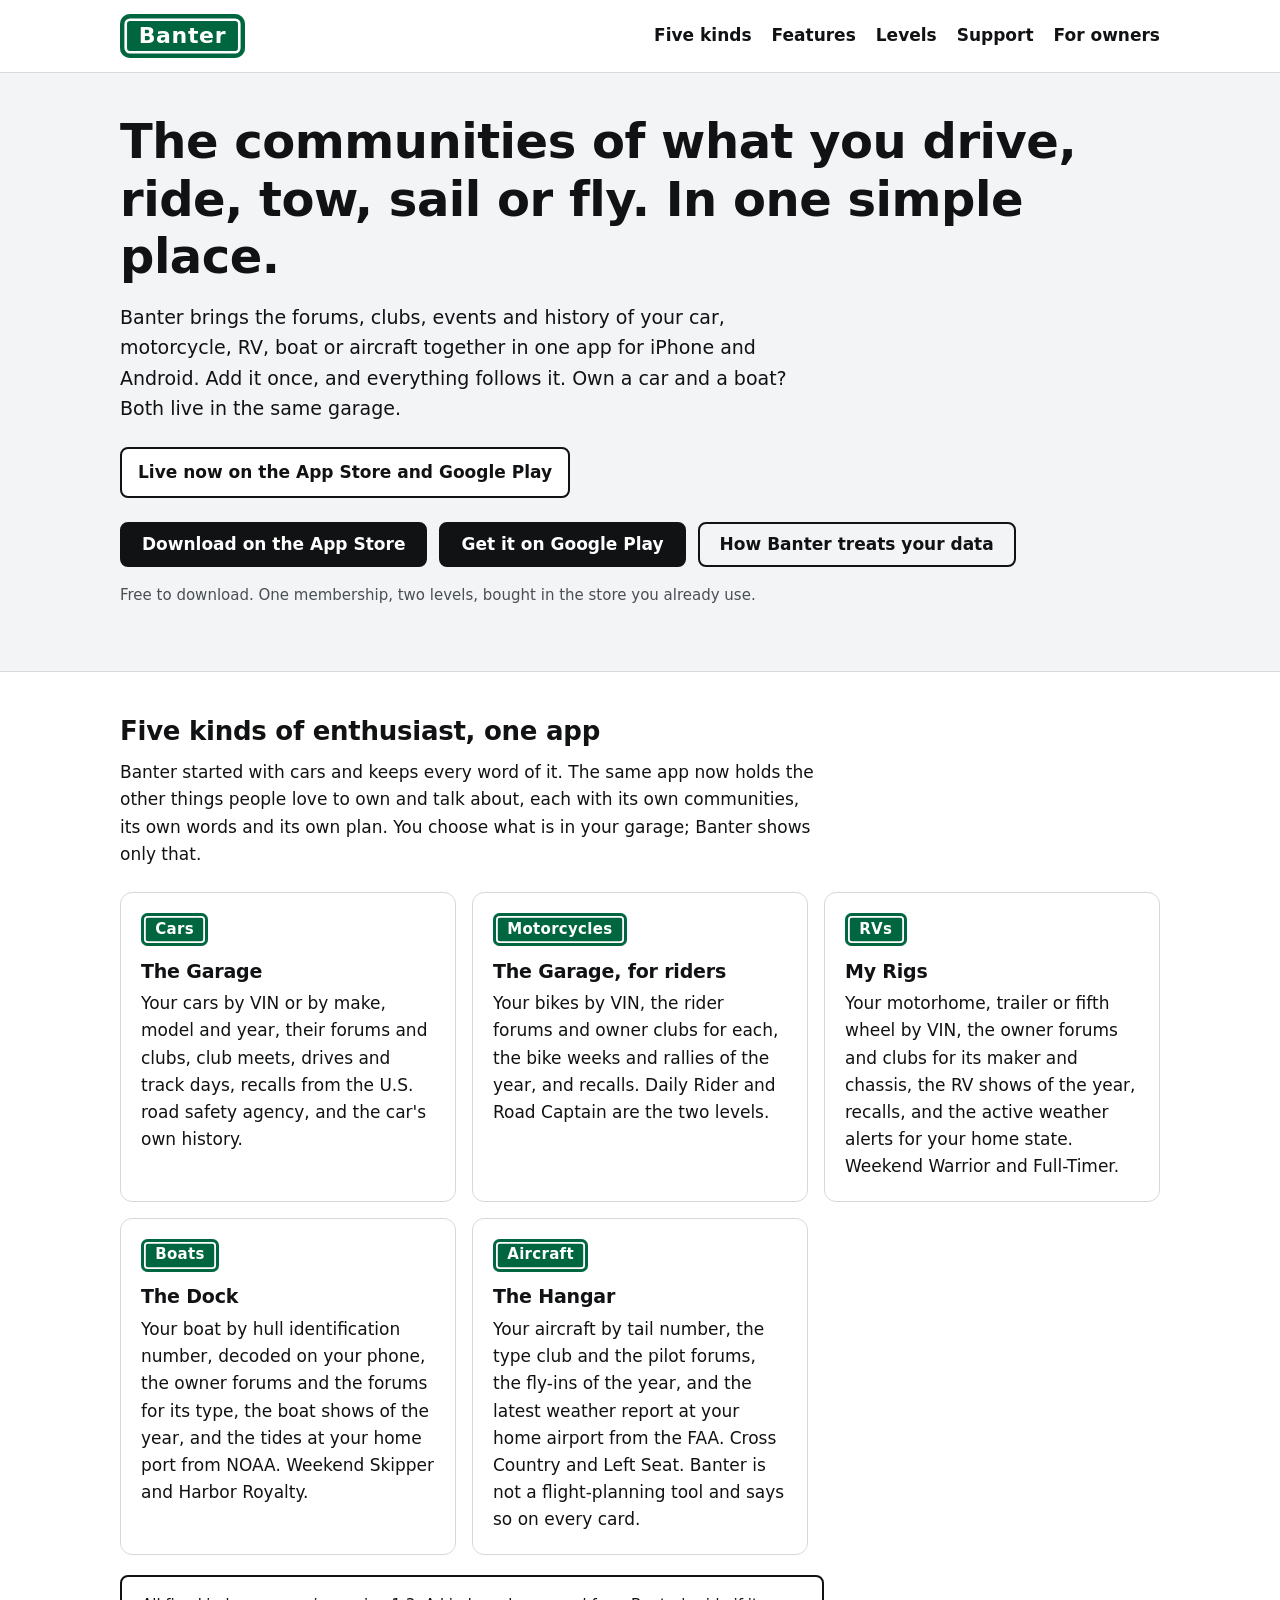
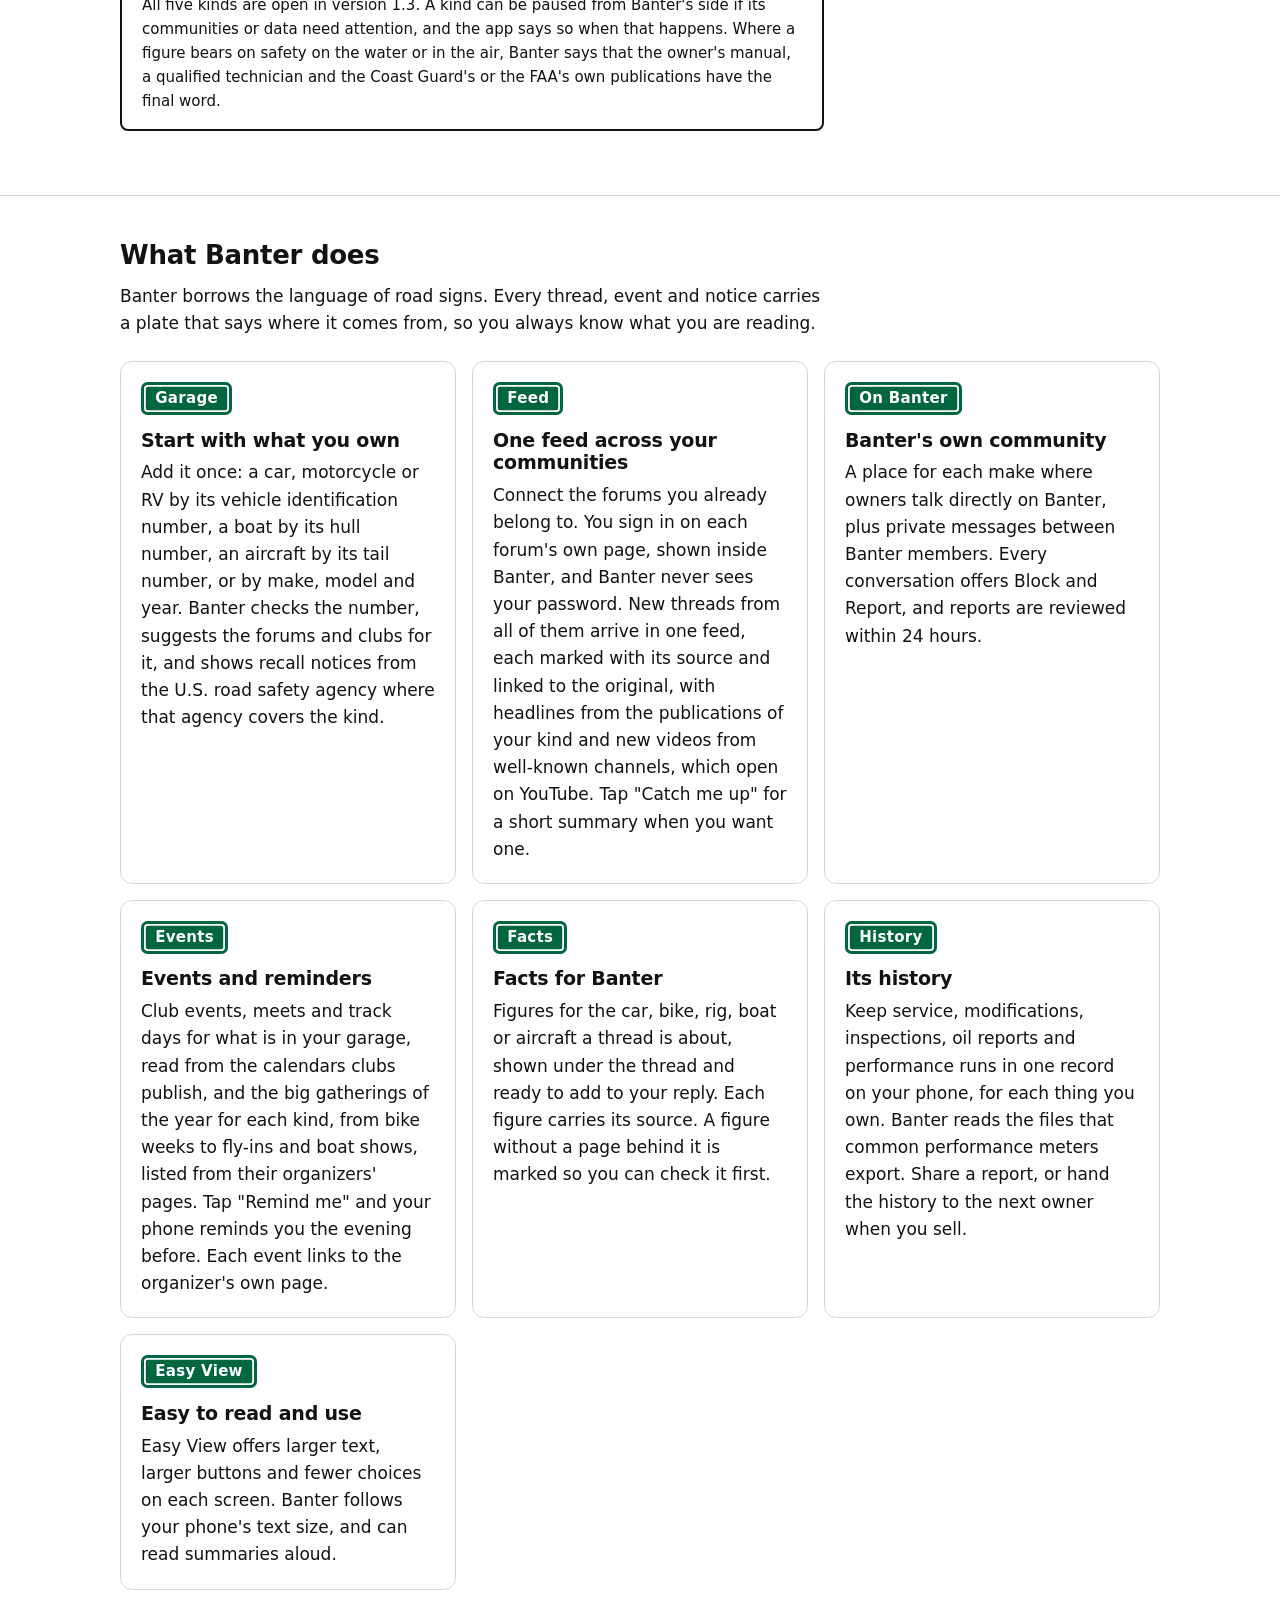
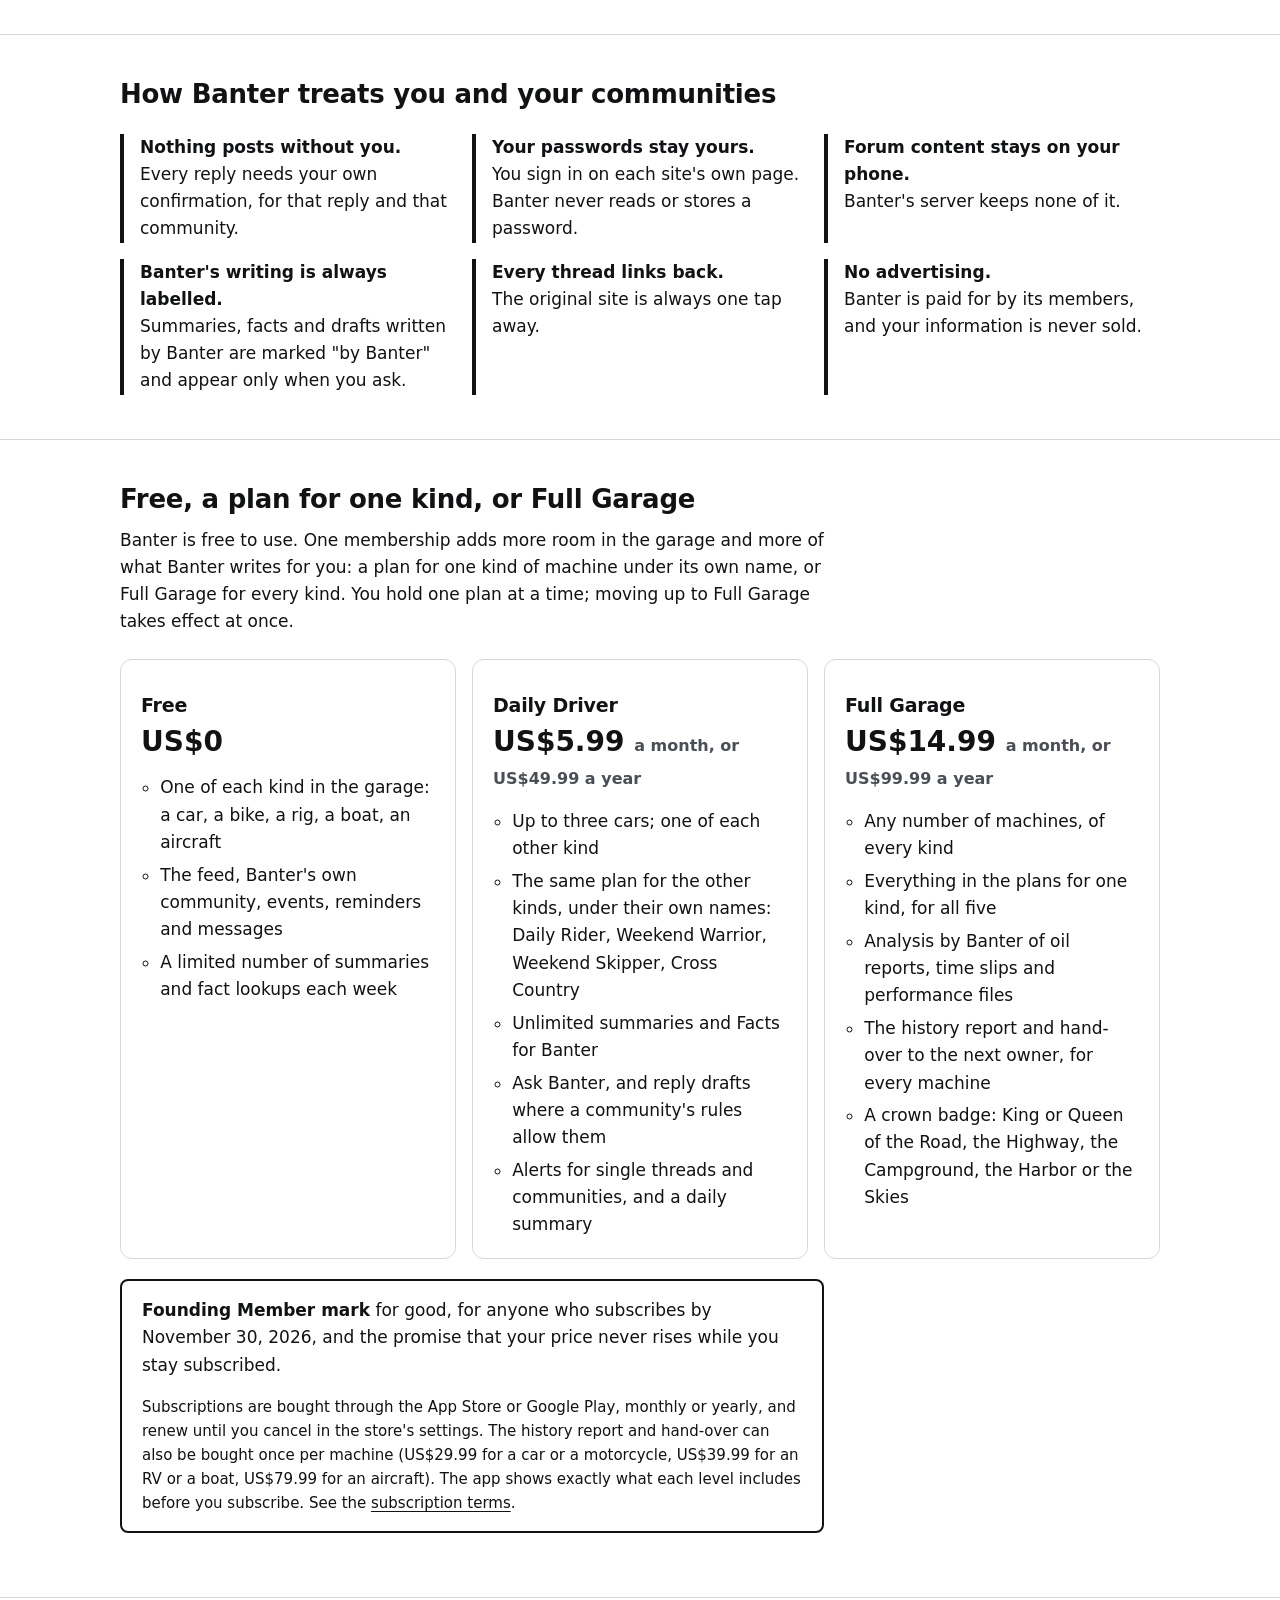
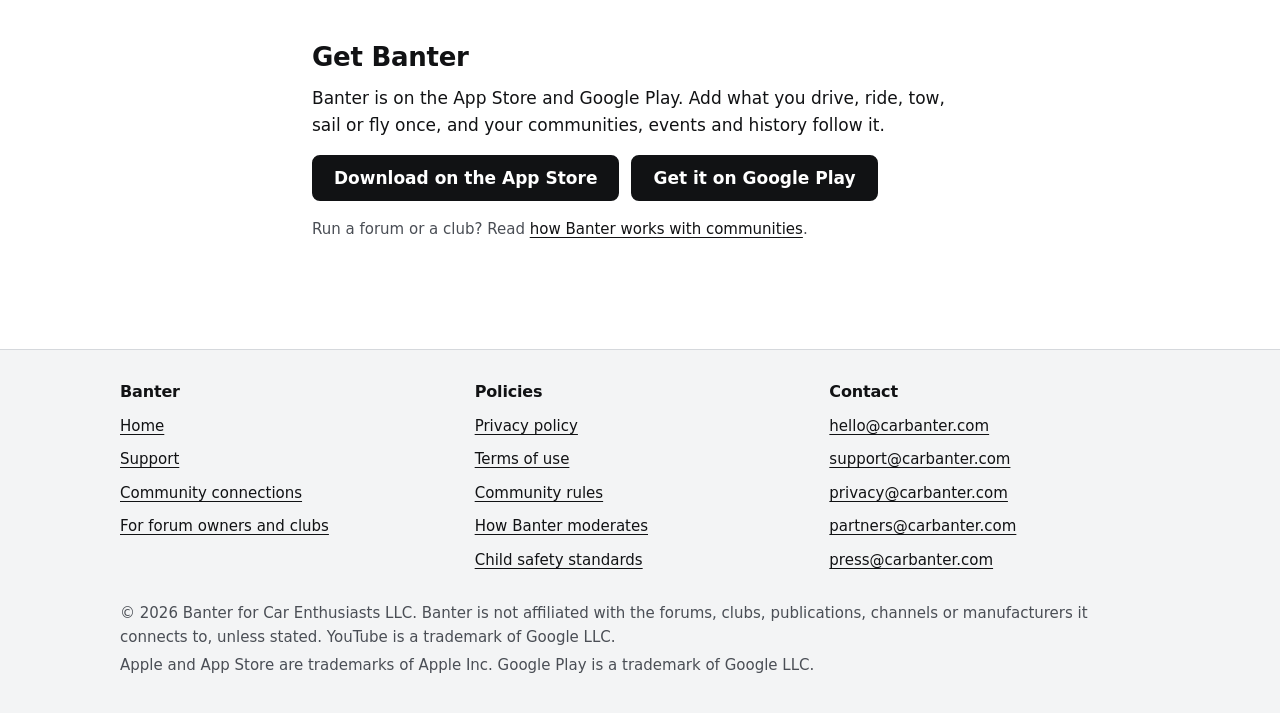
<file: index.html>
<!doctype html>
<html lang="en">
<head>
  <meta charset="utf-8">
  <meta name="viewport" content="width=device-width, initial-scale=1">
  <title>Banter: the communities of what you drive, ride, tow, sail or fly</title>
  <meta name="description" content="Banter is an app for enthusiasts of cars, motorcycles, RVs, boats and aircraft. Add yours once and see its forums, Banter's own community, the events of the year and its history in one simple place.">
  <meta name="theme-color" content="#ffffff" media="(prefers-color-scheme: light)">
  <meta name="theme-color" content="#17181a" media="(prefers-color-scheme: dark)">
  <meta property="og:type" content="website">
  <meta property="og:title" content="Banter: the communities of what you drive, ride, tow, sail or fly">
  <meta property="og:description" content="Cars, motorcycles, RVs, boats and aircraft: your forums, clubs, events and the history of each in one app for iPhone and Android.">
  <meta property="og:url" content="https://carbanter.com/">
  <link rel="canonical" href="https://carbanter.com/">
  <link rel="icon" href="data:image/svg+xml,%3Csvg xmlns='http://www.w3.org/2000/svg' viewBox='0 0 64 64'%3E%3Crect width='64' height='64' rx='10' fill='%2300663f'/%3E%3Crect x='5' y='5' width='54' height='54' rx='6' fill='none' stroke='%23fff' stroke-width='3'/%3E%3Ctext x='32' y='45' font-family='Arial,sans-serif' font-size='36' font-weight='700' text-anchor='middle' fill='%23fff'%3EB%3C/text%3E%3C/svg%3E">
  <link rel="stylesheet" href="styles.css">
</head>
<body>
  <a class="skip-link" href="#main">Skip to main content</a>

  <header class="site-header">
    <div class="wrap header-inner">
      <a class="brand" href="index.html" aria-label="Banter home"><span class="plate plate-brand">Banter</span></a>
      <nav aria-label="Main">
        <ul class="nav">
          <li><a href="#kinds">Five kinds</a></li>
          <li><a href="#features">Features</a></li>
          <li><a href="#levels">Levels</a></li>
          <li><a href="support.html">Support</a></li>
          <li><a href="owners.html">For owners</a></li>
        </ul>
      </nav>
    </div>
  </header>

  <main id="main">
    <section class="hero" aria-labelledby="hero-title">
      <div class="wrap">
        <h1 id="hero-title">The communities of what you drive, ride, tow, sail or fly. In one simple place.</h1>
        <p class="lead">Banter brings the forums, clubs, events and history of your car, motorcycle, RV, boat or aircraft together in one app for iPhone and Android. Add it once, and everything follows it. Own a car and a boat? Both live in the same garage.</p>
        <ul class="launch" aria-label="Availability">
          <li>Live now on the App Store and Google Play</li>
        </ul>
        <div class="actions">
          <a class="button" href="https://apps.apple.com/app/id6822377812">Download on the App Store</a>
          <a class="button" href="https://play.google.com/store/apps/details?id=com.carbanter.banter">Get it on Google Play</a>
          <a class="button secondary" href="privacy.html">How Banter treats your data</a>
        </div>
        <p class="small muted">Free to download. One membership, two levels, bought in the store you already use.</p>
      </div>
    </section>

    <section class="section" id="kinds" aria-labelledby="kinds-title">
      <div class="wrap">
        <div class="intro">
          <h2 id="kinds-title">Five kinds of enthusiast, one app</h2>
          <p>Banter started with cars and keeps every word of it. The same app now holds the other things people love to own and talk about, each with its own communities, its own words and its own plan. You choose what is in your garage; Banter shows only that.</p>
        </div>
        <ul class="cards">
          <li class="card">
            <p class="plate">Cars</p>
            <h3>The Garage</h3>
            <p>Your cars by VIN or by make, model and year, their forums and clubs, club meets, drives and track days, recalls from the U.S. road safety agency, and the car's own history.</p>
          </li>
          <li class="card">
            <p class="plate">Motorcycles</p>
            <h3>The Garage, for riders</h3>
            <p>Your bikes by VIN, the rider forums and owner clubs for each, the bike weeks and rallies of the year, and recalls. Daily Rider and Road Captain are the two levels.</p>
          </li>
          <li class="card">
            <p class="plate">RVs</p>
            <h3>My Rigs</h3>
            <p>Your motorhome, trailer or fifth wheel by VIN, the owner forums and clubs for its maker and chassis, the RV shows of the year, recalls, and the active weather alerts for your home state. Weekend Warrior and Full-Timer.</p>
          </li>
          <li class="card">
            <p class="plate">Boats</p>
            <h3>The Dock</h3>
            <p>Your boat by hull identification number, decoded on your phone, the owner forums and the forums for its type, the boat shows of the year, and the tides at your home port from NOAA. Weekend Skipper and Harbor Royalty.</p>
          </li>
          <li class="card">
            <p class="plate">Aircraft</p>
            <h3>The Hangar</h3>
            <p>Your aircraft by tail number, the type club and the pilot forums, the fly-ins of the year, and the latest weather report at your home airport from the FAA. Cross Country and Left Seat. Banter is not a flight-planning tool and says so on every card.</p>
          </li>
        </ul>
        <div class="note">
          <p class="small">All five kinds are open in version 1.3. A kind can be paused from Banter's side if its communities or data need attention, and the app says so when that happens. Where a figure bears on safety on the water or in the air, Banter says that the owner's manual, a qualified technician and the Coast Guard's or the FAA's own publications have the final word.</p>
        </div>
      </div>
    </section>

    <section class="section" id="features" aria-labelledby="features-title">
      <div class="wrap">
        <div class="intro">
          <h2 id="features-title">What Banter does</h2>
          <p>Banter borrows the language of road signs. Every thread, event and notice carries a plate that says where it comes from, so you always know what you are reading.</p>
        </div>
        <ul class="cards">
          <li class="card">
            <p class="plate">Garage</p>
            <h3>Start with what you own</h3>
            <p>Add it once: a car, motorcycle or RV by its vehicle identification number, a boat by its hull number, an aircraft by its tail number, or by make, model and year. Banter checks the number, suggests the forums and clubs for it, and shows recall notices from the U.S. road safety agency where that agency covers the kind.</p>
          </li>
          <li class="card">
            <p class="plate">Feed</p>
            <h3>One feed across your communities</h3>
            <p>Connect the forums you already belong to. You sign in on each forum's own page, shown inside Banter, and Banter never sees your password. New threads from all of them arrive in one feed, each marked with its source and linked to the original, with headlines from the publications of your kind and new videos from well-known channels, which open on YouTube. Tap "Catch me up" for a short summary when you want one.</p>
          </li>
          <li class="card">
            <p class="plate">On Banter</p>
            <h3>Banter's own community</h3>
            <p>A place for each make where owners talk directly on Banter, plus private messages between Banter members. Every conversation offers Block and Report, and reports are reviewed within 24 hours.</p>
          </li>
          <li class="card">
            <p class="plate">Events</p>
            <h3>Events and reminders</h3>
            <p>Club events, meets and track days for what is in your garage, read from the calendars clubs publish, and the big gatherings of the year for each kind, from bike weeks to fly-ins and boat shows, listed from their organizers' pages. Tap "Remind me" and your phone reminds you the evening before. Each event links to the organizer's own page.</p>
          </li>
          <li class="card">
            <p class="plate">Facts</p>
            <h3>Facts for Banter</h3>
            <p>Figures for the car, bike, rig, boat or aircraft a thread is about, shown under the thread and ready to add to your reply. Each figure carries its source. A figure without a page behind it is marked so you can check it first.</p>
          </li>
          <li class="card">
            <p class="plate">History</p>
            <h3>Its history</h3>
            <p>Keep service, modifications, inspections, oil reports and performance runs in one record on your phone, for each thing you own. Banter reads the files that common performance meters export. Share a report, or hand the history to the next owner when you sell.</p>
          </li>
          <li class="card">
            <p class="plate">Easy View</p>
            <h3>Easy to read and use</h3>
            <p>Easy View offers larger text, larger buttons and fewer choices on each screen. Banter follows your phone's text size, and can read summaries aloud.</p>
          </li>
        </ul>
      </div>
    </section>

    <section class="section" aria-labelledby="promises-title">
      <div class="wrap">
        <h2 id="promises-title">How Banter treats you and your communities</h2>
        <ul class="points">
          <li><strong>Nothing posts without you.</strong> Every reply needs your own confirmation, for that reply and that community.</li>
          <li><strong>Your passwords stay yours.</strong> You sign in on each site's own page. Banter never reads or stores a password.</li>
          <li><strong>Forum content stays on your phone.</strong> Banter's server keeps none of it.</li>
          <li><strong>Banter's writing is always labelled.</strong> Summaries, facts and drafts written by Banter are marked "by Banter" and appear only when you ask.</li>
          <li><strong>Every thread links back.</strong> The original site is always one tap away.</li>
          <li><strong>No advertising.</strong> Banter is paid for by its members, and your information is never sold.</li>
        </ul>
      </div>
    </section>

    <section class="section" id="levels" aria-labelledby="levels-title">
      <div class="wrap">
        <div class="intro">
          <h2 id="levels-title">Free, a plan for one kind, or Full Garage</h2>
          <p>Banter is free to use. One membership adds more room in the garage and more of what Banter writes for you: a plan for one kind of machine under its own name, or Full Garage for every kind. You hold one plan at a time; moving up to Full Garage takes effect at once.</p>
        </div>
        <ul class="cards">
          <li class="card">
            <h3>Free</h3>
            <p class="price">US$0</p>
            <ul>
              <li>One of each kind in the garage: a car, a bike, a rig, a boat, an aircraft</li>
              <li>The feed, Banter's own community, events, reminders and messages</li>
              <li>A limited number of summaries and fact lookups each week</li>
            </ul>
          </li>
          <li class="card">
            <h3>Daily Driver</h3>
            <p class="price">US$5.99 <span>a month, or US$49.99 a year</span></p>
            <ul>
              <li>Up to three cars; one of each other kind</li>
              <li>The same plan for the other kinds, under their own names: Daily Rider, Weekend Warrior, Weekend Skipper, Cross Country</li>
              <li>Unlimited summaries and Facts for Banter</li>
              <li>Ask Banter, and reply drafts where a community's rules allow them</li>
              <li>Alerts for single threads and communities, and a daily summary</li>
            </ul>
          </li>
          <li class="card">
            <h3>Full Garage</h3>
            <p class="price">US$14.99 <span>a month, or US$99.99 a year</span></p>
            <ul>
              <li>Any number of machines, of every kind</li>
              <li>Everything in the plans for one kind, for all five</li>
              <li>Analysis by Banter of oil reports, time slips and performance files</li>
              <li>The history report and hand-over to the next owner, for every machine</li>
              <li>A crown badge: King or Queen of the Road, the Highway, the Campground, the Harbor or the Skies</li>
            </ul>
          </li>
        </ul>
        <div class="note">
          <p><strong>Founding Member mark</strong> for good, for anyone who subscribes by November 30, 2026, and the promise that your price never rises while you stay subscribed.</p>
          <p class="small">Subscriptions are bought through the App Store or Google Play, monthly or yearly, and renew until you cancel in the store's settings. The history report and hand-over can also be bought once per machine (US$29.99 for a car or a motorcycle, US$39.99 for an RV or a boat, US$79.99 for an aircraft). The app shows exactly what each level includes before you subscribe. See the <a href="terms.html#subscriptions">subscription terms</a>.</p>
        </div>
      </div>
    </section>

    <section class="section" aria-labelledby="get-title">
      <div class="wrap intro">
        <h2 id="get-title">Get Banter</h2>
        <p>Banter is on the App Store and Google Play. Add what you drive, ride, tow, sail or fly once, and your communities, events and history follow it.</p>
        <div class="actions">
          <a class="button" href="https://apps.apple.com/app/id6822377812">Download on the App Store</a>
          <a class="button" href="https://play.google.com/store/apps/details?id=com.carbanter.banter">Get it on Google Play</a>
        </div>
        <p class="small muted">Run a forum or a club? Read <a href="owners.html">how Banter works with communities</a>.</p>
      </div>
    </section>
  </main>

  <footer class="site-footer">
    <div class="wrap">
      <div class="footer-grid">
        <nav aria-labelledby="footer-banter">
          <h2 class="footer-title" id="footer-banter">Banter</h2>
          <ul>
            <li><a href="index.html" aria-current="page">Home</a></li>
            <li><a href="support.html">Support</a></li>
            <li><a href="status.html">Community connections</a></li>
            <li><a href="owners.html">For forum owners and clubs</a></li>
          </ul>
        </nav>
        <nav aria-labelledby="footer-policies">
          <h2 class="footer-title" id="footer-policies">Policies</h2>
          <ul>
            <li><a href="privacy.html">Privacy policy</a></li>
            <li><a href="terms.html">Terms of use</a></li>
            <li><a href="community.html">Community rules</a></li>
            <li><a href="moderation.html">How Banter moderates</a></li>
            <li><a href="child-safety.html">Child safety standards</a></li>
          </ul>
        </nav>
        <div>
          <h2 class="footer-title">Contact</h2>
          <ul>
            <li><a href="mailto:hello@carbanter.com">hello@carbanter.com</a></li>
            <li><a href="mailto:support@carbanter.com">support@carbanter.com</a></li>
            <li><a href="mailto:privacy@carbanter.com">privacy@carbanter.com</a></li>
            <li><a href="mailto:partners@carbanter.com">partners@carbanter.com</a></li>
            <li><a href="mailto:press@carbanter.com">press@carbanter.com</a></li>
          </ul>
        </div>
      </div>
      <div class="legal-line">
        <p>&copy; 2026 Banter for Car Enthusiasts LLC. Banter is not affiliated with the forums, clubs, publications, channels or manufacturers it connects to, unless stated. YouTube is a trademark of Google LLC.</p>
        <p>Apple and App Store are trademarks of Apple Inc. Google Play is a trademark of Google LLC.</p>
      </div>
    </div>
  </footer>
</body>
</html>
</file>
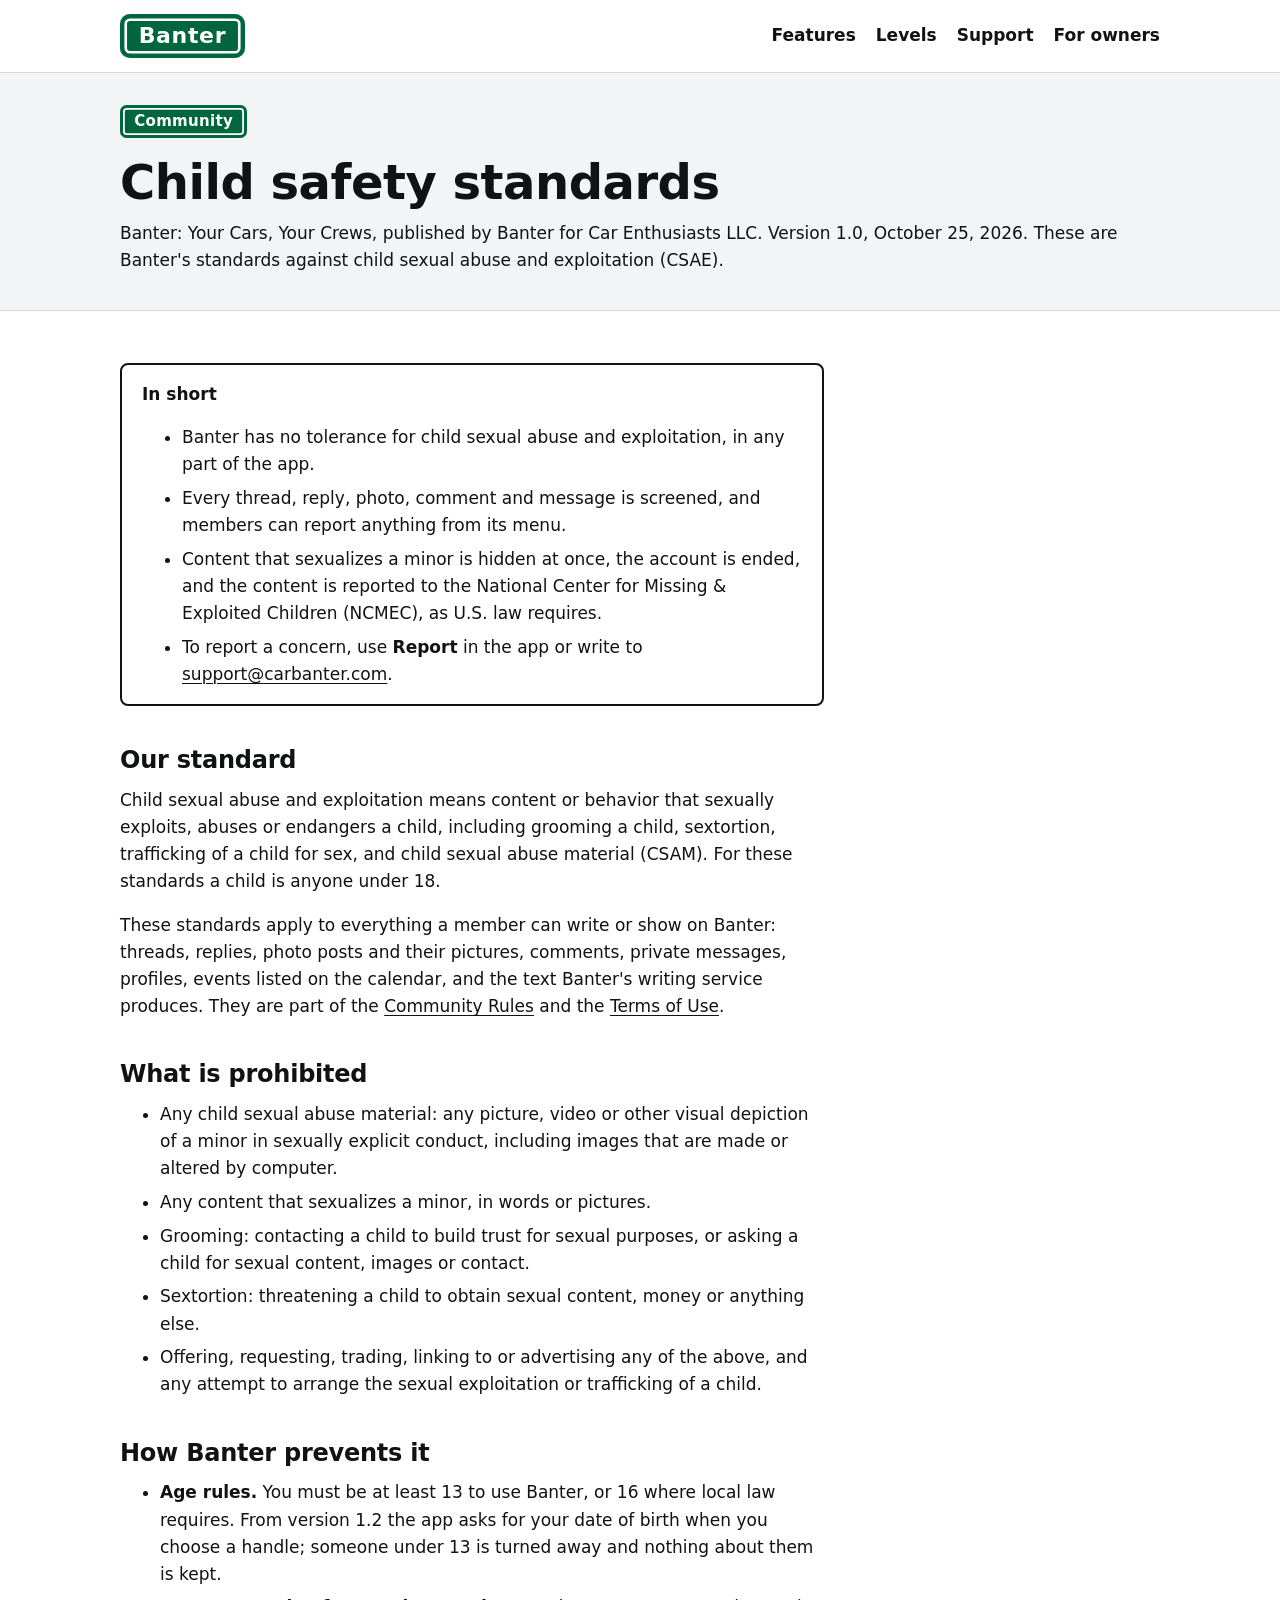
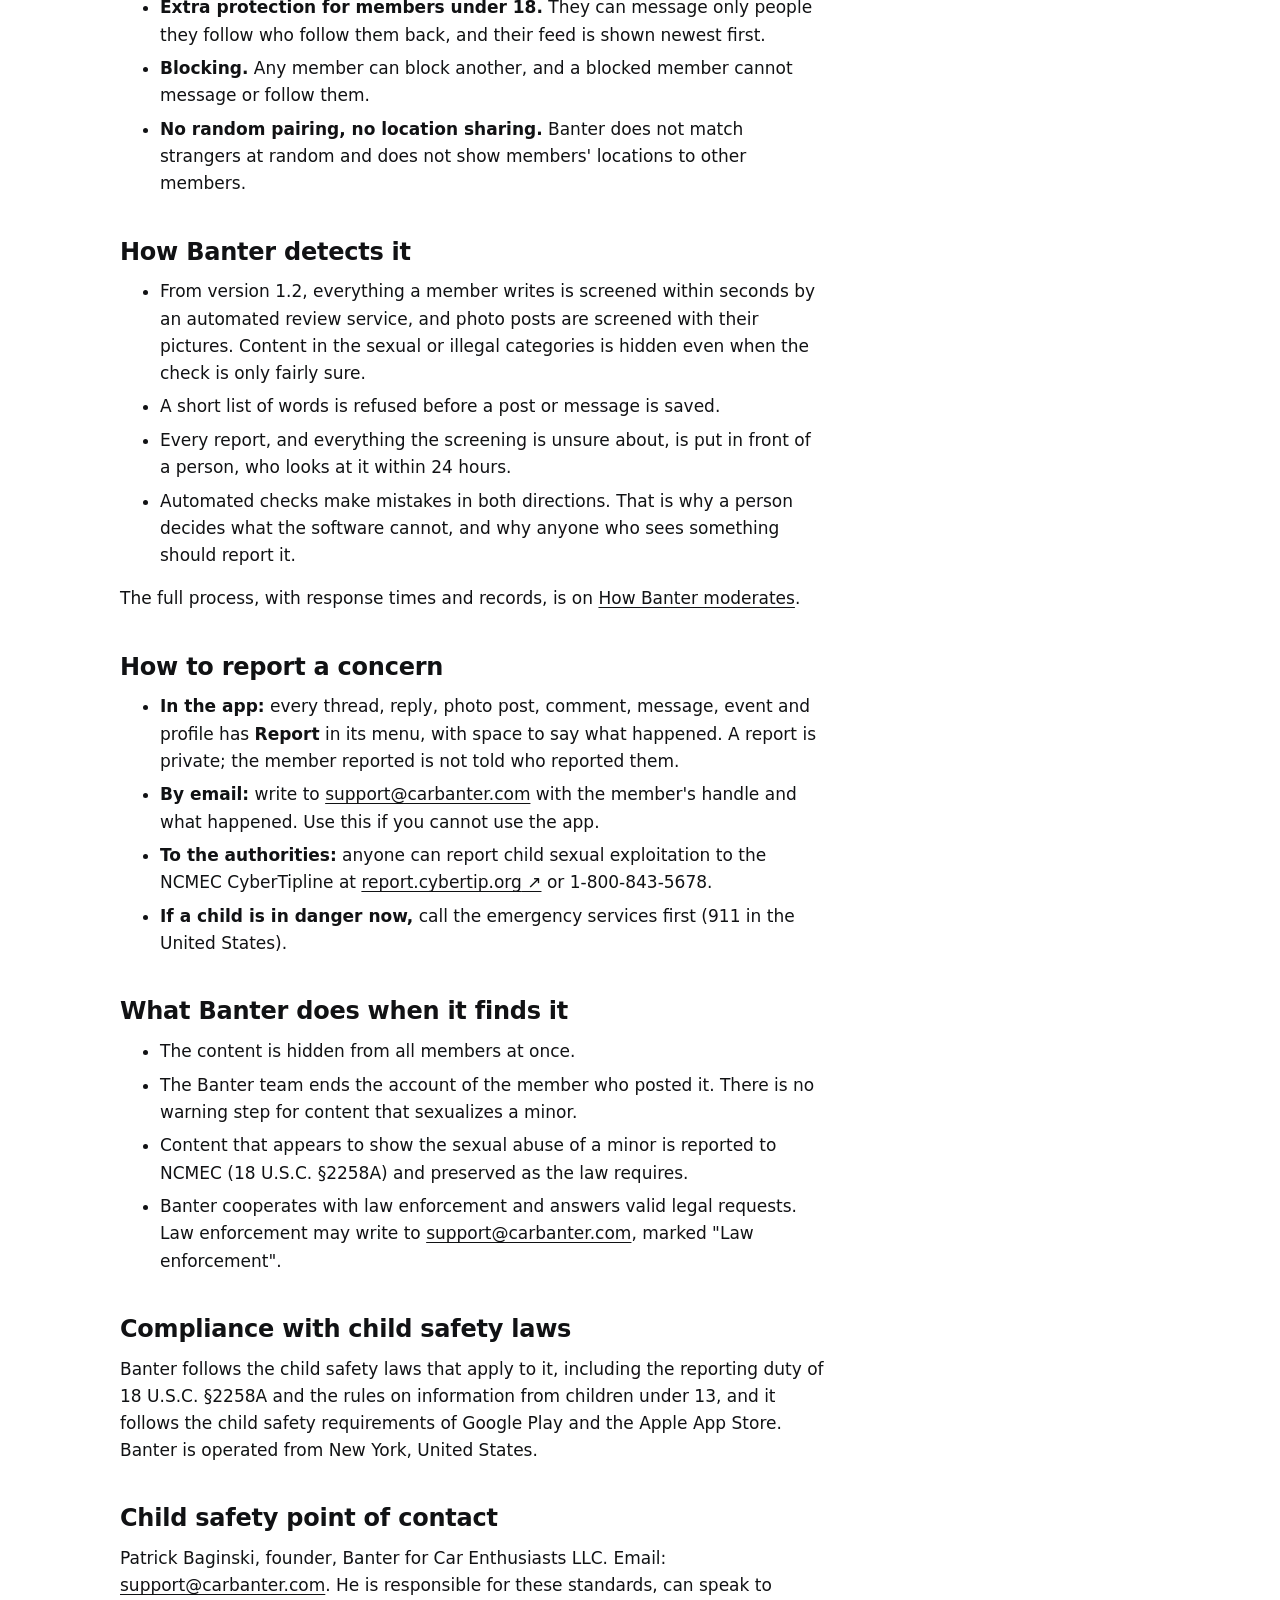
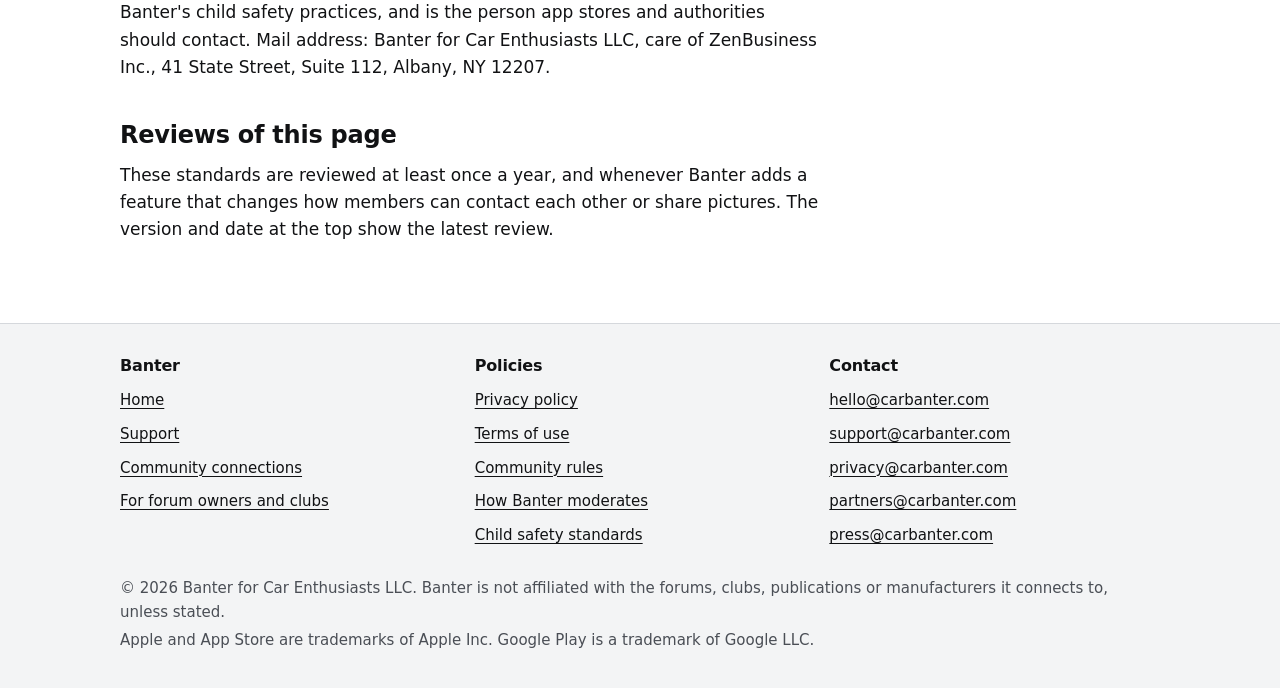
<file: child-safety.html>
<!doctype html>
<html lang="en">
<head>
  <meta charset="utf-8">
  <meta name="viewport" content="width=device-width, initial-scale=1">
  <title>Child Safety Standards | Banter</title>
  <meta name="description" content="Banter's published standards against child sexual abuse and exploitation (CSAE): what is prohibited, how it is prevented and detected, how to report it, and what Banter does about it.">
  <meta name="theme-color" content="#ffffff" media="(prefers-color-scheme: light)">
  <meta name="theme-color" content="#17181a" media="(prefers-color-scheme: dark)">
  <link rel="canonical" href="https://carbanter.com/child-safety.html">
  <link rel="icon" href="data:image/svg+xml,%3Csvg xmlns='http://www.w3.org/2000/svg' viewBox='0 0 64 64'%3E%3Crect width='64' height='64' rx='10' fill='%2300663f'/%3E%3Crect x='5' y='5' width='54' height='54' rx='6' fill='none' stroke='%23fff' stroke-width='3'/%3E%3Ctext x='32' y='45' font-family='Arial,sans-serif' font-size='36' font-weight='700' text-anchor='middle' fill='%23fff'%3EB%3C/text%3E%3C/svg%3E">
  <link rel="stylesheet" href="styles.css">
</head>
<body>
  <a class="skip-link" href="#main">Skip to main content</a>

  <header class="site-header">
    <div class="wrap header-inner">
      <a class="brand" href="index.html" aria-label="Banter home"><span class="plate plate-brand">Banter</span></a>
      <nav aria-label="Main">
        <ul class="nav">
          <li><a href="index.html#features">Features</a></li>
          <li><a href="index.html#levels">Levels</a></li>
          <li><a href="support.html">Support</a></li>
          <li><a href="owners.html">For owners</a></li>
        </ul>
      </nav>
    </div>
  </header>

  <main id="main">
    <div class="page-head">
      <div class="wrap">
        <p class="plate">Community</p>
        <h1>Child safety standards</h1>
        <p>Banter: Your Cars, Your Crews, published by Banter for Car Enthusiasts LLC. Version 1.0, October 25, 2026. These are Banter's standards against child sexual abuse and exploitation (CSAE).</p>
      </div>
    </div>

    <div class="wrap">
      <article class="prose">
        <div class="note">
          <p><strong>In short</strong></p>
          <ul>
            <li>Banter has no tolerance for child sexual abuse and exploitation, in any part of the app.</li>
            <li>Every thread, reply, photo, comment and message is screened, and members can report anything from its menu.</li>
            <li>Content that sexualizes a minor is hidden at once, the account is ended, and the content is reported to the National Center for Missing &amp; Exploited Children (NCMEC), as U.S. law requires.</li>
            <li>To report a concern, use <strong>Report</strong> in the app or write to <a href="mailto:support@carbanter.com">support@carbanter.com</a>.</li>
          </ul>
        </div>

        <h2 id="standard">Our standard</h2>
        <p>Child sexual abuse and exploitation means content or behavior that sexually exploits, abuses or endangers a child, including grooming a child, sextortion, trafficking of a child for sex, and child sexual abuse material (CSAM). For these standards a child is anyone under 18.</p>
        <p>These standards apply to everything a member can write or show on Banter: threads, replies, photo posts and their pictures, comments, private messages, profiles, events listed on the calendar, and the text Banter's writing service produces. They are part of the <a href="community.html">Community Rules</a> and the <a href="terms.html">Terms of Use</a>.</p>

        <h2 id="prohibited">What is prohibited</h2>
        <ul>
          <li>Any child sexual abuse material: any picture, video or other visual depiction of a minor in sexually explicit conduct, including images that are made or altered by computer.</li>
          <li>Any content that sexualizes a minor, in words or pictures.</li>
          <li>Grooming: contacting a child to build trust for sexual purposes, or asking a child for sexual content, images or contact.</li>
          <li>Sextortion: threatening a child to obtain sexual content, money or anything else.</li>
          <li>Offering, requesting, trading, linking to or advertising any of the above, and any attempt to arrange the sexual exploitation or trafficking of a child.</li>
        </ul>

        <h2 id="prevention">How Banter prevents it</h2>
        <ul>
          <li><strong>Age rules.</strong> You must be at least 13 to use Banter, or 16 where local law requires. From version 1.2 the app asks for your date of birth when you choose a handle; someone under 13 is turned away and nothing about them is kept.</li>
          <li><strong>Extra protection for members under 18.</strong> They can message only people they follow who follow them back, and their feed is shown newest first.</li>
          <li><strong>Blocking.</strong> Any member can block another, and a blocked member cannot message or follow them.</li>
          <li><strong>No random pairing, no location sharing.</strong> Banter does not match strangers at random and does not show members' locations to other members.</li>
        </ul>

        <h2 id="detection">How Banter detects it</h2>
        <ul>
          <li>From version 1.2, everything a member writes is screened within seconds by an automated review service, and photo posts are screened with their pictures. Content in the sexual or illegal categories is hidden even when the check is only fairly sure.</li>
          <li>A short list of words is refused before a post or message is saved.</li>
          <li>Every report, and everything the screening is unsure about, is put in front of a person, who looks at it within 24 hours.</li>
          <li>Automated checks make mistakes in both directions. That is why a person decides what the software cannot, and why anyone who sees something should report it.</li>
        </ul>
        <p>The full process, with response times and records, is on <a href="moderation.html">How Banter moderates</a>.</p>

        <h2 id="reporting">How to report a concern</h2>
        <ul>
          <li><strong>In the app:</strong> every thread, reply, photo post, comment, message, event and profile has <strong>Report</strong> in its menu, with space to say what happened. A report is private; the member reported is not told who reported them.</li>
          <li><strong>By email:</strong> write to <a href="mailto:support@carbanter.com">support@carbanter.com</a> with the member's handle and what happened. Use this if you cannot use the app.</li>
          <li><strong>To the authorities:</strong> anyone can report child sexual exploitation to the NCMEC CyberTipline at <a class="ext" href="https://report.cybertip.org">report.cybertip.org</a> or 1-800-843-5678.</li>
          <li><strong>If a child is in danger now,</strong> call the emergency services first (911 in the United States).</li>
        </ul>

        <h2 id="action">What Banter does when it finds it</h2>
        <ul>
          <li>The content is hidden from all members at once.</li>
          <li>The Banter team ends the account of the member who posted it. There is no warning step for content that sexualizes a minor.</li>
          <li>Content that appears to show the sexual abuse of a minor is reported to NCMEC (18 U.S.C. &sect;2258A) and preserved as the law requires.</li>
          <li>Banter cooperates with law enforcement and answers valid legal requests. Law enforcement may write to <a href="mailto:support@carbanter.com">support@carbanter.com</a>, marked "Law enforcement".</li>
        </ul>

        <h2 id="law">Compliance with child safety laws</h2>
        <p>Banter follows the child safety laws that apply to it, including the reporting duty of 18 U.S.C. &sect;2258A and the rules on information from children under 13, and it follows the child safety requirements of Google Play and the Apple App Store. Banter is operated from New York, United States.</p>

        <h2 id="contact">Child safety point of contact</h2>
        <p>Patrick Baginski, founder, Banter for Car Enthusiasts LLC. Email: <a href="mailto:support@carbanter.com">support@carbanter.com</a>. He is responsible for these standards, can speak to Banter's child safety practices, and is the person app stores and authorities should contact. Mail address: Banter for Car Enthusiasts LLC, care of ZenBusiness Inc., 41 State Street, Suite 112, Albany, NY 12207.</p>

        <h2 id="review">Reviews of this page</h2>
        <p>These standards are reviewed at least once a year, and whenever Banter adds a feature that changes how members can contact each other or share pictures. The version and date at the top show the latest review.</p>
      </article>
    </div>
  </main>

  <footer class="site-footer">
    <div class="wrap">
      <div class="footer-grid">
        <nav aria-labelledby="footer-banter">
          <h2 class="footer-title" id="footer-banter">Banter</h2>
          <ul>
            <li><a href="index.html">Home</a></li>
            <li><a href="support.html">Support</a></li>
            <li><a href="status.html">Community connections</a></li>
            <li><a href="owners.html">For forum owners and clubs</a></li>
          </ul>
        </nav>
        <nav aria-labelledby="footer-policies">
          <h2 class="footer-title" id="footer-policies">Policies</h2>
          <ul>
            <li><a href="privacy.html">Privacy policy</a></li>
            <li><a href="terms.html">Terms of use</a></li>
            <li><a href="community.html">Community rules</a></li>
            <li><a href="moderation.html">How Banter moderates</a></li>
            <li><a href="child-safety.html" aria-current="page">Child safety standards</a></li>
          </ul>
        </nav>
        <div>
          <h2 class="footer-title">Contact</h2>
          <ul>
            <li><a href="mailto:hello@carbanter.com">hello@carbanter.com</a></li>
            <li><a href="mailto:support@carbanter.com">support@carbanter.com</a></li>
            <li><a href="mailto:privacy@carbanter.com">privacy@carbanter.com</a></li>
            <li><a href="mailto:partners@carbanter.com">partners@carbanter.com</a></li>
            <li><a href="mailto:press@carbanter.com">press@carbanter.com</a></li>
          </ul>
        </div>
      </div>
      <div class="legal-line">
        <p>&copy; 2026 Banter for Car Enthusiasts LLC. Banter is not affiliated with the forums, clubs, publications or manufacturers it connects to, unless stated.</p>
        <p>Apple and App Store are trademarks of Apple Inc. Google Play is a trademark of Google LLC.</p>
      </div>
    </div>
  </footer>
</body>
</html>
</file>
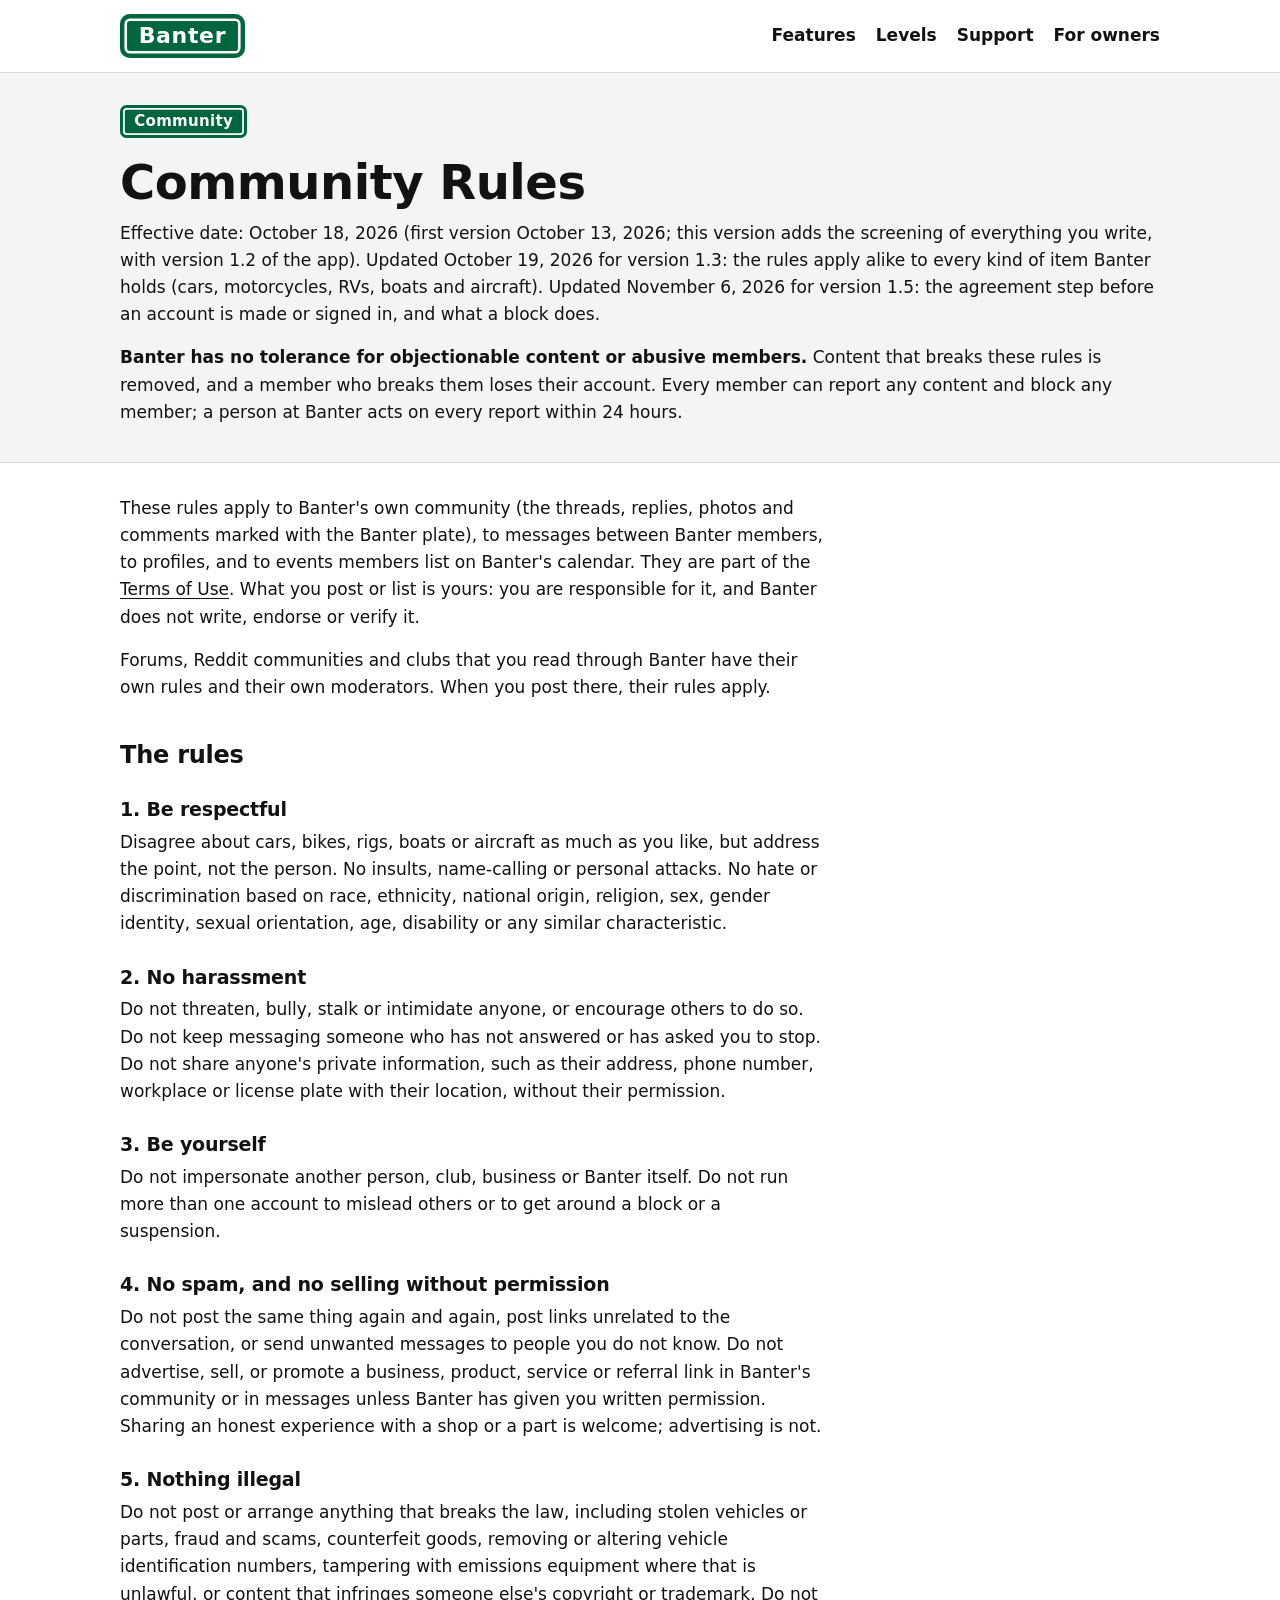
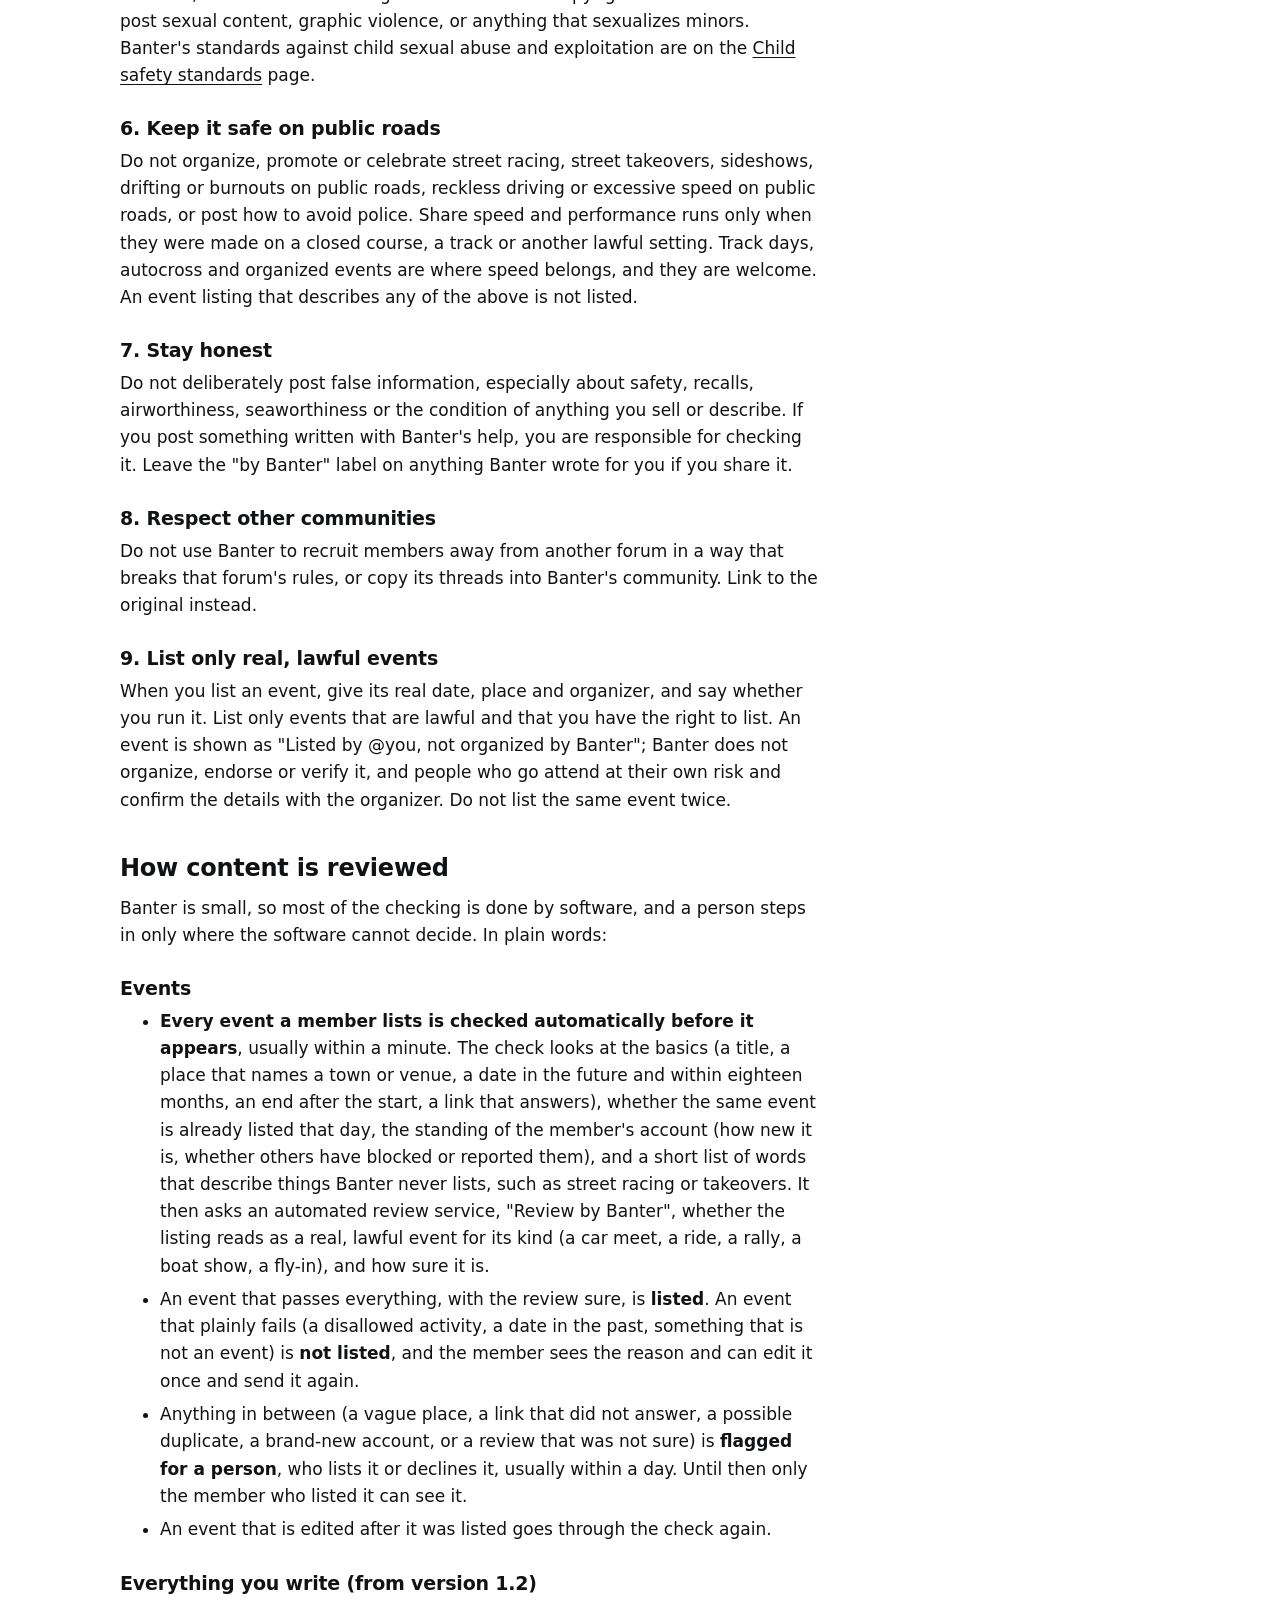
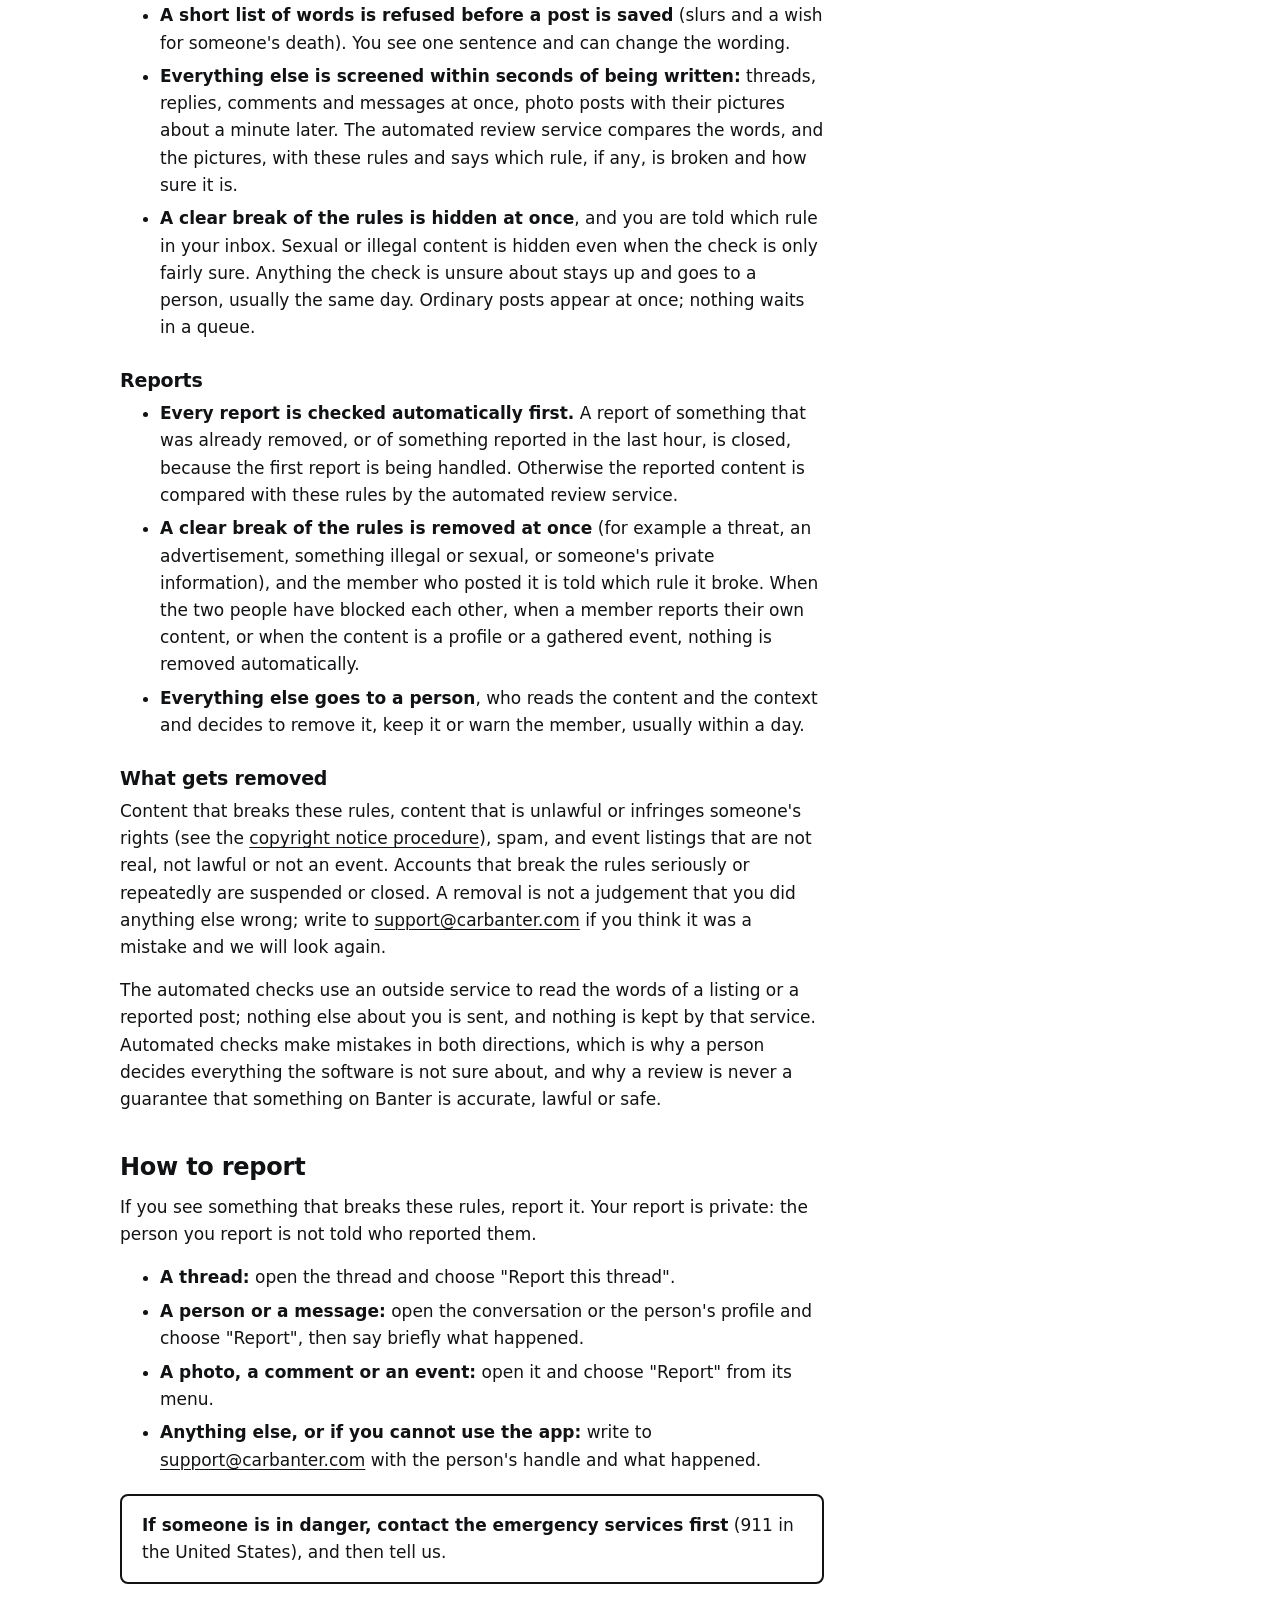
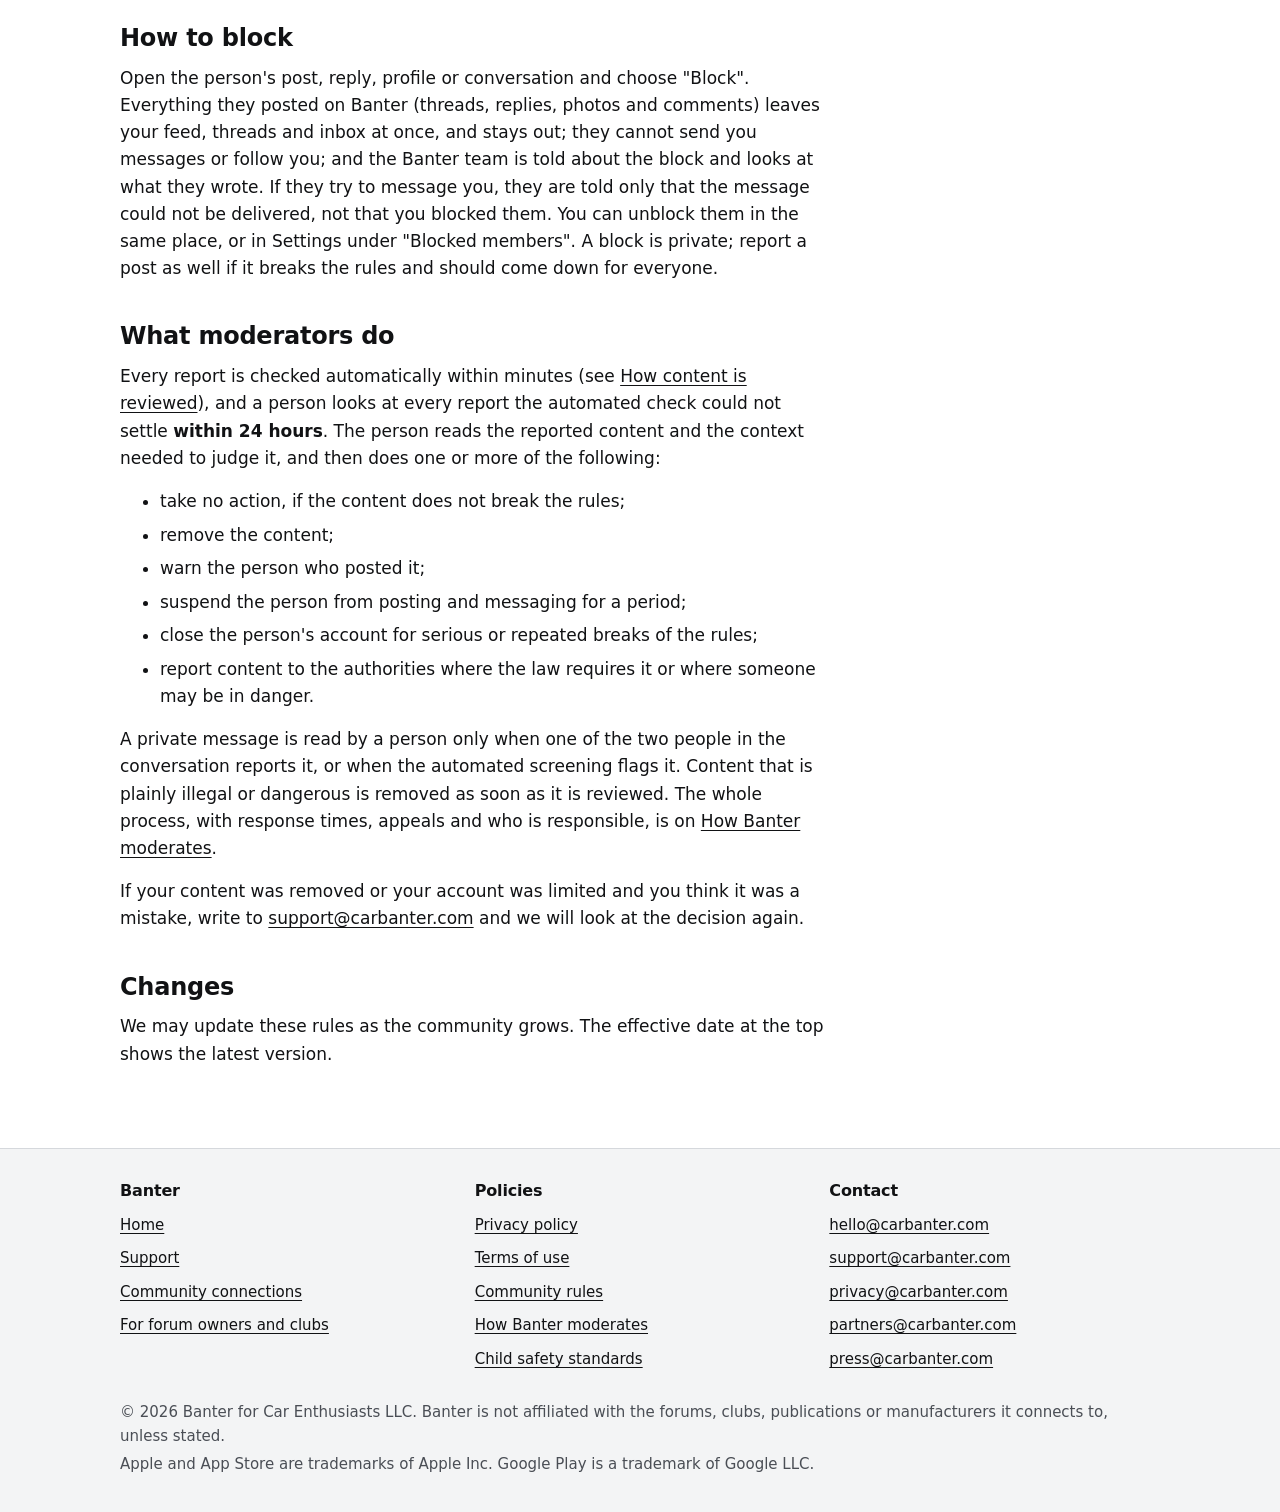
<file: community.html>
<!doctype html>
<html lang="en">
<head>
  <meta charset="utf-8">
  <meta name="viewport" content="width=device-width, initial-scale=1">
  <title>Community Rules | Banter</title>
  <meta name="description" content="The rules for Banter's own community and messages, how to report and block, and what moderators do.">
  <meta name="theme-color" content="#ffffff" media="(prefers-color-scheme: light)">
  <meta name="theme-color" content="#17181a" media="(prefers-color-scheme: dark)">
  <link rel="canonical" href="https://carbanter.com/community.html">
  <link rel="icon" href="data:image/svg+xml,%3Csvg xmlns='http://www.w3.org/2000/svg' viewBox='0 0 64 64'%3E%3Crect width='64' height='64' rx='10' fill='%2300663f'/%3E%3Crect x='5' y='5' width='54' height='54' rx='6' fill='none' stroke='%23fff' stroke-width='3'/%3E%3Ctext x='32' y='45' font-family='Arial,sans-serif' font-size='36' font-weight='700' text-anchor='middle' fill='%23fff'%3EB%3C/text%3E%3C/svg%3E">
  <link rel="stylesheet" href="styles.css">
</head>
<body>
  <a class="skip-link" href="#main">Skip to main content</a>

  <header class="site-header">
    <div class="wrap header-inner">
      <a class="brand" href="index.html" aria-label="Banter home"><span class="plate plate-brand">Banter</span></a>
      <nav aria-label="Main">
        <ul class="nav">
          <li><a href="index.html#features">Features</a></li>
          <li><a href="index.html#levels">Levels</a></li>
          <li><a href="support.html">Support</a></li>
          <li><a href="owners.html">For owners</a></li>
        </ul>
      </nav>
    </div>
  </header>

  <main id="main">
    <div class="page-head">
      <div class="wrap">
        <p class="plate">Community</p>
        <h1>Community Rules</h1>
        <p>Effective date: October 18, 2026 (first version October 13, 2026; this version adds the screening of everything you write, with version 1.2 of the app). Updated October 19, 2026 for version 1.3: the rules apply alike to every kind of item Banter holds (cars, motorcycles, RVs, boats and aircraft). Updated November 6, 2026 for version 1.5: the agreement step before an account is made or signed in, and what a block does.</p>
        <p><strong>Banter has no tolerance for objectionable content or abusive members.</strong> Content that breaks these rules is removed, and a member who breaks them loses their account. Every member can report any content and block any member; a person at Banter acts on every report within 24 hours.</p>
      </div>
    </div>

    <div class="wrap">
      <article class="prose">
        <p>These rules apply to Banter's own community (the threads, replies, photos and comments marked with the Banter plate), to messages between Banter members, to profiles, and to events members list on Banter's calendar. They are part of the <a href="terms.html">Terms of Use</a>. What you post or list is yours: you are responsible for it, and Banter does not write, endorse or verify it.</p>
        <p>Forums, Reddit communities and clubs that you read through Banter have their own rules and their own moderators. When you post there, their rules apply.</p>

        <h2 id="rules">The rules</h2>

        <h3>1. Be respectful</h3>
        <p>Disagree about cars, bikes, rigs, boats or aircraft as much as you like, but address the point, not the person. No insults, name-calling or personal attacks. No hate or discrimination based on race, ethnicity, national origin, religion, sex, gender identity, sexual orientation, age, disability or any similar characteristic.</p>

        <h3>2. No harassment</h3>
        <p>Do not threaten, bully, stalk or intimidate anyone, or encourage others to do so. Do not keep messaging someone who has not answered or has asked you to stop. Do not share anyone's private information, such as their address, phone number, workplace or license plate with their location, without their permission.</p>

        <h3>3. Be yourself</h3>
        <p>Do not impersonate another person, club, business or Banter itself. Do not run more than one account to mislead others or to get around a block or a suspension.</p>

        <h3>4. No spam, and no selling without permission</h3>
        <p>Do not post the same thing again and again, post links unrelated to the conversation, or send unwanted messages to people you do not know. Do not advertise, sell, or promote a business, product, service or referral link in Banter's community or in messages unless Banter has given you written permission. Sharing an honest experience with a shop or a part is welcome; advertising is not.</p>

        <h3>5. Nothing illegal</h3>
        <p>Do not post or arrange anything that breaks the law, including stolen vehicles or parts, fraud and scams, counterfeit goods, removing or altering vehicle identification numbers, tampering with emissions equipment where that is unlawful, or content that infringes someone else's copyright or trademark. Do not post sexual content, graphic violence, or anything that sexualizes minors. Banter's standards against child sexual abuse and exploitation are on the <a href="child-safety.html">Child safety standards</a> page.</p>

        <h3>6. Keep it safe on public roads</h3>
        <p>Do not organize, promote or celebrate street racing, street takeovers, sideshows, drifting or burnouts on public roads, reckless driving or excessive speed on public roads, or post how to avoid police. Share speed and performance runs only when they were made on a closed course, a track or another lawful setting. Track days, autocross and organized events are where speed belongs, and they are welcome. An event listing that describes any of the above is not listed.</p>

        <h3>7. Stay honest</h3>
        <p>Do not deliberately post false information, especially about safety, recalls, airworthiness, seaworthiness or the condition of anything you sell or describe. If you post something written with Banter's help, you are responsible for checking it. Leave the "by Banter" label on anything Banter wrote for you if you share it.</p>

        <h3>8. Respect other communities</h3>
        <p>Do not use Banter to recruit members away from another forum in a way that breaks that forum's rules, or copy its threads into Banter's community. Link to the original instead.</p>

        <h3>9. List only real, lawful events</h3>
        <p>When you list an event, give its real date, place and organizer, and say whether you run it. List only events that are lawful and that you have the right to list. An event is shown as "Listed by @you, not organized by Banter"; Banter does not organize, endorse or verify it, and people who go attend at their own risk and confirm the details with the organizer. Do not list the same event twice.</p>

        <h2 id="review">How content is reviewed</h2>
        <p>Banter is small, so most of the checking is done by software, and a person steps in only where the software cannot decide. In plain words:</p>
        <h3>Events</h3>
        <ul>
          <li><strong>Every event a member lists is checked automatically before it appears</strong>, usually within a minute. The check looks at the basics (a title, a place that names a town or venue, a date in the future and within eighteen months, an end after the start, a link that answers), whether the same event is already listed that day, the standing of the member's account (how new it is, whether others have blocked or reported them), and a short list of words that describe things Banter never lists, such as street racing or takeovers. It then asks an automated review service, "Review by Banter", whether the listing reads as a real, lawful event for its kind (a car meet, a ride, a rally, a boat show, a fly-in), and how sure it is.</li>
          <li>An event that passes everything, with the review sure, is <strong>listed</strong>. An event that plainly fails (a disallowed activity, a date in the past, something that is not an event) is <strong>not listed</strong>, and the member sees the reason and can edit it once and send it again.</li>
          <li>Anything in between (a vague place, a link that did not answer, a possible duplicate, a brand-new account, or a review that was not sure) is <strong>flagged for a person</strong>, who lists it or declines it, usually within a day. Until then only the member who listed it can see it.</li>
          <li>An event that is edited after it was listed goes through the check again.</li>
        </ul>
        <h3>Everything you write (from version 1.2)</h3>
        <ul>
          <li><strong>A short list of words is refused before a post is saved</strong> (slurs and a wish for someone's death). You see one sentence and can change the wording.</li>
          <li><strong>Everything else is screened within seconds of being written:</strong> threads, replies, comments and messages at once, photo posts with their pictures about a minute later. The automated review service compares the words, and the pictures, with these rules and says which rule, if any, is broken and how sure it is.</li>
          <li><strong>A clear break of the rules is hidden at once</strong>, and you are told which rule in your inbox. Sexual or illegal content is hidden even when the check is only fairly sure. Anything the check is unsure about stays up and goes to a person, usually the same day. Ordinary posts appear at once; nothing waits in a queue.</li>
        </ul>
        <h3>Reports</h3>
        <ul>
          <li><strong>Every report is checked automatically first.</strong> A report of something that was already removed, or of something reported in the last hour, is closed, because the first report is being handled. Otherwise the reported content is compared with these rules by the automated review service.</li>
          <li><strong>A clear break of the rules is removed at once</strong> (for example a threat, an advertisement, something illegal or sexual, or someone's private information), and the member who posted it is told which rule it broke. When the two people have blocked each other, when a member reports their own content, or when the content is a profile or a gathered event, nothing is removed automatically.</li>
          <li><strong>Everything else goes to a person</strong>, who reads the content and the context and decides to remove it, keep it or warn the member, usually within a day.</li>
        </ul>
        <h3>What gets removed</h3>
        <p>Content that breaks these rules, content that is unlawful or infringes someone's rights (see the <a href="terms.html#ip">copyright notice procedure</a>), spam, and event listings that are not real, not lawful or not an event. Accounts that break the rules seriously or repeatedly are suspended or closed. A removal is not a judgement that you did anything else wrong; write to <a href="mailto:support@carbanter.com">support@carbanter.com</a> if you think it was a mistake and we will look again.</p>
        <p>The automated checks use an outside service to read the words of a listing or a reported post; nothing else about you is sent, and nothing is kept by that service. Automated checks make mistakes in both directions, which is why a person decides everything the software is not sure about, and why a review is never a guarantee that something on Banter is accurate, lawful or safe.</p>

        <h2 id="report">How to report</h2>
        <p>If you see something that breaks these rules, report it. Your report is private: the person you report is not told who reported them.</p>
        <ul>
          <li><strong>A thread:</strong> open the thread and choose "Report this thread".</li>
          <li><strong>A person or a message:</strong> open the conversation or the person's profile and choose "Report", then say briefly what happened.</li>
          <li><strong>A photo, a comment or an event:</strong> open it and choose "Report" from its menu.</li>
          <li><strong>Anything else, or if you cannot use the app:</strong> write to <a href="mailto:support@carbanter.com">support@carbanter.com</a> with the person's handle and what happened.</li>
        </ul>
        <div class="note">
          <p><strong>If someone is in danger, contact the emergency services first</strong> (911 in the United States), and then tell us.</p>
        </div>

        <h2 id="block">How to block</h2>
        <p>Open the person's post, reply, profile or conversation and choose "Block". Everything they posted on Banter (threads, replies, photos and comments) leaves your feed, threads and inbox at once, and stays out; they cannot send you messages or follow you; and the Banter team is told about the block and looks at what they wrote. If they try to message you, they are told only that the message could not be delivered, not that you blocked them. You can unblock them in the same place, or in Settings under "Blocked members". A block is private; report a post as well if it breaks the rules and should come down for everyone.</p>

        <h2 id="moderators">What moderators do</h2>
        <p>Every report is checked automatically within minutes (see <a href="#review">How content is reviewed</a>), and a person looks at every report the automated check could not settle <strong>within 24 hours</strong>. The person reads the reported content and the context needed to judge it, and then does one or more of the following:</p>
        <ul>
          <li>take no action, if the content does not break the rules;</li>
          <li>remove the content;</li>
          <li>warn the person who posted it;</li>
          <li>suspend the person from posting and messaging for a period;</li>
          <li>close the person's account for serious or repeated breaks of the rules;</li>
          <li>report content to the authorities where the law requires it or where someone may be in danger.</li>
        </ul>
        <p>A private message is read by a person only when one of the two people in the conversation reports it, or when the automated screening flags it. Content that is plainly illegal or dangerous is removed as soon as it is reviewed. The whole process, with response times, appeals and who is responsible, is on <a href="moderation.html">How Banter moderates</a>.</p>
        <p>If your content was removed or your account was limited and you think it was a mistake, write to <a href="mailto:support@carbanter.com">support@carbanter.com</a> and we will look at the decision again.</p>

        <h2 id="changes">Changes</h2>
        <p>We may update these rules as the community grows. The effective date at the top shows the latest version.</p>
      </article>
    </div>
  </main>

  <footer class="site-footer">
    <div class="wrap">
      <div class="footer-grid">
        <nav aria-labelledby="footer-banter">
          <h2 class="footer-title" id="footer-banter">Banter</h2>
          <ul>
            <li><a href="index.html">Home</a></li>
            <li><a href="support.html">Support</a></li>
            <li><a href="status.html">Community connections</a></li>
            <li><a href="owners.html">For forum owners and clubs</a></li>
          </ul>
        </nav>
        <nav aria-labelledby="footer-policies">
          <h2 class="footer-title" id="footer-policies">Policies</h2>
          <ul>
            <li><a href="privacy.html">Privacy policy</a></li>
            <li><a href="terms.html">Terms of use</a></li>
            <li><a href="community.html" aria-current="page">Community rules</a></li>
            <li><a href="moderation.html">How Banter moderates</a></li>
            <li><a href="child-safety.html">Child safety standards</a></li>
          </ul>
        </nav>
        <div>
          <h2 class="footer-title">Contact</h2>
          <ul>
            <li><a href="mailto:hello@carbanter.com">hello@carbanter.com</a></li>
            <li><a href="mailto:support@carbanter.com">support@carbanter.com</a></li>
            <li><a href="mailto:privacy@carbanter.com">privacy@carbanter.com</a></li>
            <li><a href="mailto:partners@carbanter.com">partners@carbanter.com</a></li>
            <li><a href="mailto:press@carbanter.com">press@carbanter.com</a></li>
          </ul>
        </div>
      </div>
      <div class="legal-line">
        <p>&copy; 2026 Banter for Car Enthusiasts LLC. Banter is not affiliated with the forums, clubs, publications or manufacturers it connects to, unless stated.</p>
        <p>Apple and App Store are trademarks of Apple Inc. Google Play is a trademark of Google LLC.</p>
      </div>
    </div>
  </footer>
</body>
</html>
</file>
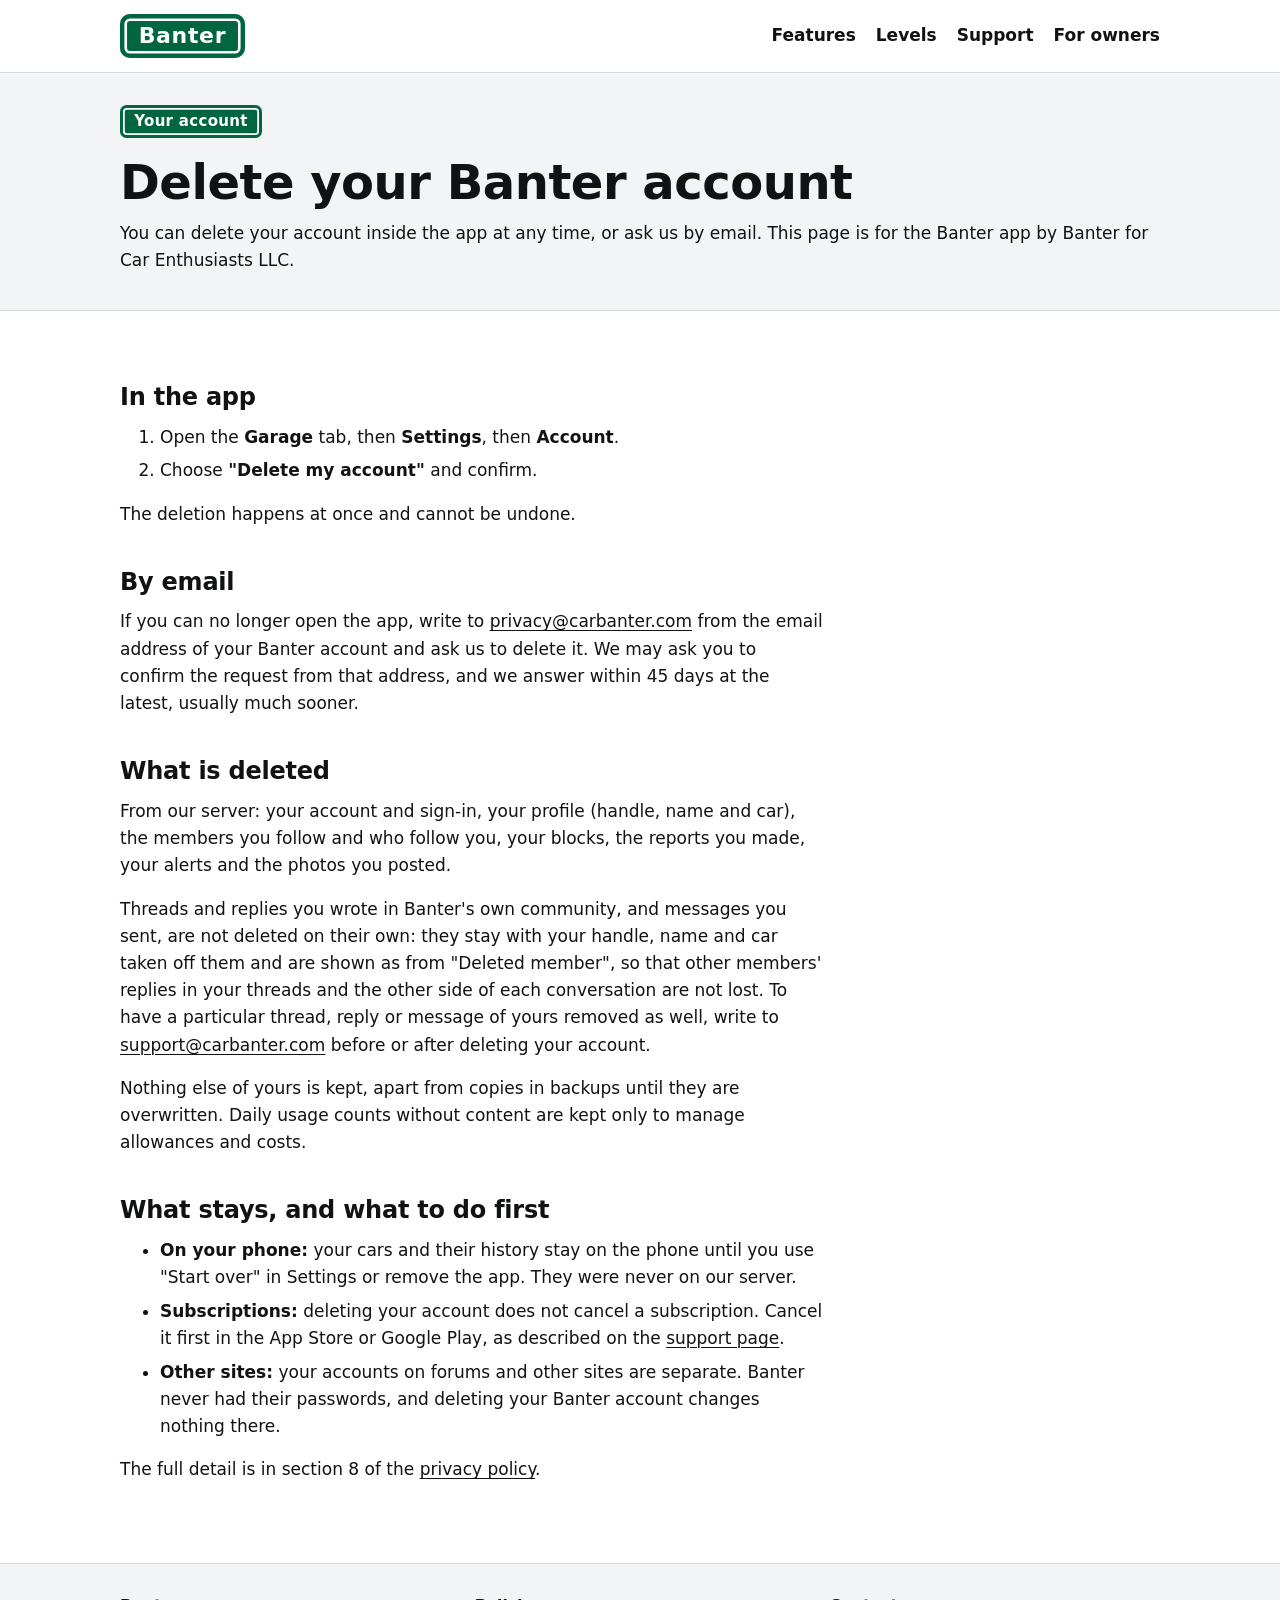
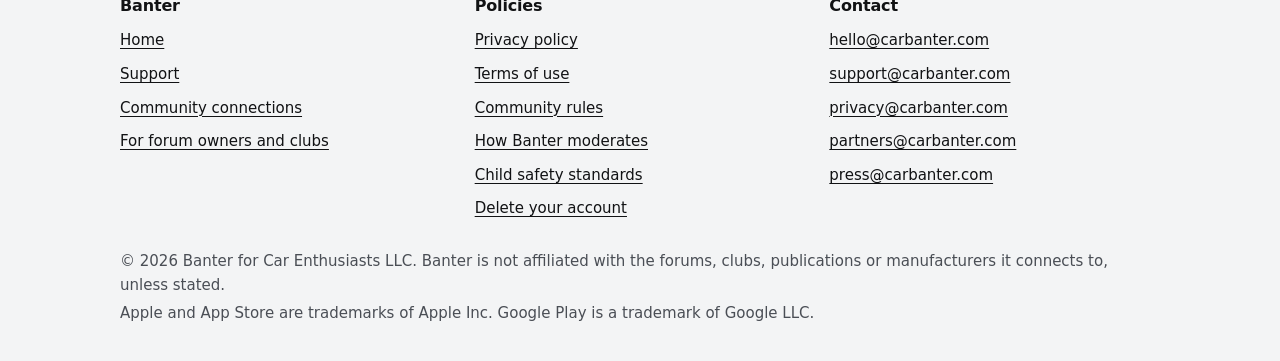
<file: delete-account.html>
<!doctype html>
<html lang="en">
<head>
  <meta charset="utf-8">
  <meta name="viewport" content="width=device-width, initial-scale=1">
  <title>Delete your Banter account</title>
  <meta name="description" content="How to delete your Banter account and the data that goes with it, inside the app or by email.">
  <meta name="theme-color" content="#ffffff" media="(prefers-color-scheme: light)">
  <meta name="theme-color" content="#17181a" media="(prefers-color-scheme: dark)">
  <link rel="canonical" href="https://carbanter.com/delete-account.html">
  <link rel="icon" href="data:image/svg+xml,%3Csvg xmlns='http://www.w3.org/2000/svg' viewBox='0 0 64 64'%3E%3Crect width='64' height='64' rx='10' fill='%2300663f'/%3E%3Crect x='5' y='5' width='54' height='54' rx='6' fill='none' stroke='%23fff' stroke-width='3'/%3E%3Ctext x='32' y='45' font-family='Arial,sans-serif' font-size='36' font-weight='700' text-anchor='middle' fill='%23fff'%3EB%3C/text%3E%3C/svg%3E">
  <link rel="stylesheet" href="styles.css">
</head>
<body>
  <a class="skip-link" href="#main">Skip to main content</a>

  <header class="site-header">
    <div class="wrap header-inner">
      <a class="brand" href="index.html" aria-label="Banter home"><span class="plate plate-brand">Banter</span></a>
      <nav aria-label="Main">
        <ul class="nav">
          <li><a href="index.html#features">Features</a></li>
          <li><a href="index.html#levels">Levels</a></li>
          <li><a href="support.html">Support</a></li>
          <li><a href="owners.html">For owners</a></li>
        </ul>
      </nav>
    </div>
  </header>

  <main id="main">
    <div class="page-head">
      <div class="wrap">
        <p class="plate">Your account</p>
        <h1>Delete your Banter account</h1>
        <p>You can delete your account inside the app at any time, or ask us by email. This page is for the Banter app by Banter for Car Enthusiasts LLC.</p>
      </div>
    </div>

    <div class="wrap">
      <div class="prose">
        <h2 id="in-app">In the app</h2>
        <ol>
          <li>Open the <strong>Garage</strong> tab, then <strong>Settings</strong>, then <strong>Account</strong>.</li>
          <li>Choose <strong>"Delete my account"</strong> and confirm.</li>
        </ol>
        <p>The deletion happens at once and cannot be undone.</p>

        <h2 id="by-email">By email</h2>
        <p>If you can no longer open the app, write to <a href="mailto:privacy@carbanter.com?subject=Delete%20my%20Banter%20account">privacy@carbanter.com</a> from the email address of your Banter account and ask us to delete it. We may ask you to confirm the request from that address, and we answer within 45 days at the latest, usually much sooner.</p>

        <h2 id="what-is-deleted">What is deleted</h2>
        <p>From our server: your account and sign-in, your profile (handle, name and car), the members you follow and who follow you, your blocks, the reports you made, your alerts and the photos you posted.</p>
        <p>Threads and replies you wrote in Banter's own community, and messages you sent, are not deleted on their own: they stay with your handle, name and car taken off them and are shown as from "Deleted member", so that other members' replies in your threads and the other side of each conversation are not lost. To have a particular thread, reply or message of yours removed as well, write to <a href="mailto:support@carbanter.com">support@carbanter.com</a> before or after deleting your account.</p>
        <p>Nothing else of yours is kept, apart from copies in backups until they are overwritten. Daily usage counts without content are kept only to manage allowances and costs.</p>

        <h2 id="what-stays">What stays, and what to do first</h2>
        <ul>
          <li><strong>On your phone:</strong> your cars and their history stay on the phone until you use "Start over" in Settings or remove the app. They were never on our server.</li>
          <li><strong>Subscriptions:</strong> deleting your account does not cancel a subscription. Cancel it first in the App Store or Google Play, as described on the <a href="support.html#cancel">support page</a>.</li>
          <li><strong>Other sites:</strong> your accounts on forums and other sites are separate. Banter never had their passwords, and deleting your Banter account changes nothing there.</li>
        </ul>

        <p>The full detail is in section 8 of the <a href="privacy.html#delete">privacy policy</a>.</p>
      </div>
    </div>
  </main>

  <footer class="site-footer">
    <div class="wrap">
      <div class="footer-grid">
        <nav aria-labelledby="footer-banter">
          <h2 class="footer-title" id="footer-banter">Banter</h2>
          <ul>
            <li><a href="index.html">Home</a></li>
            <li><a href="support.html">Support</a></li>
            <li><a href="status.html">Community connections</a></li>
            <li><a href="owners.html">For forum owners and clubs</a></li>
          </ul>
        </nav>
        <nav aria-labelledby="footer-policies">
          <h2 class="footer-title" id="footer-policies">Policies</h2>
          <ul>
            <li><a href="privacy.html">Privacy policy</a></li>
            <li><a href="terms.html">Terms of use</a></li>
            <li><a href="community.html">Community rules</a></li>
            <li><a href="moderation.html">How Banter moderates</a></li>
            <li><a href="child-safety.html">Child safety standards</a></li>
            <li><a href="delete-account.html" aria-current="page">Delete your account</a></li>
          </ul>
        </nav>
        <div>
          <h2 class="footer-title">Contact</h2>
          <ul>
            <li><a href="mailto:hello@carbanter.com">hello@carbanter.com</a></li>
            <li><a href="mailto:support@carbanter.com">support@carbanter.com</a></li>
            <li><a href="mailto:privacy@carbanter.com">privacy@carbanter.com</a></li>
            <li><a href="mailto:partners@carbanter.com">partners@carbanter.com</a></li>
            <li><a href="mailto:press@carbanter.com">press@carbanter.com</a></li>
          </ul>
        </div>
      </div>
      <div class="legal-line">
        <p>&copy; 2026 Banter for Car Enthusiasts LLC. Banter is not affiliated with the forums, clubs, publications or manufacturers it connects to, unless stated.</p>
        <p>Apple and App Store are trademarks of Apple Inc. Google Play is a trademark of Google LLC.</p>
      </div>
    </div>
  </footer>
</body>
</html>
</file>
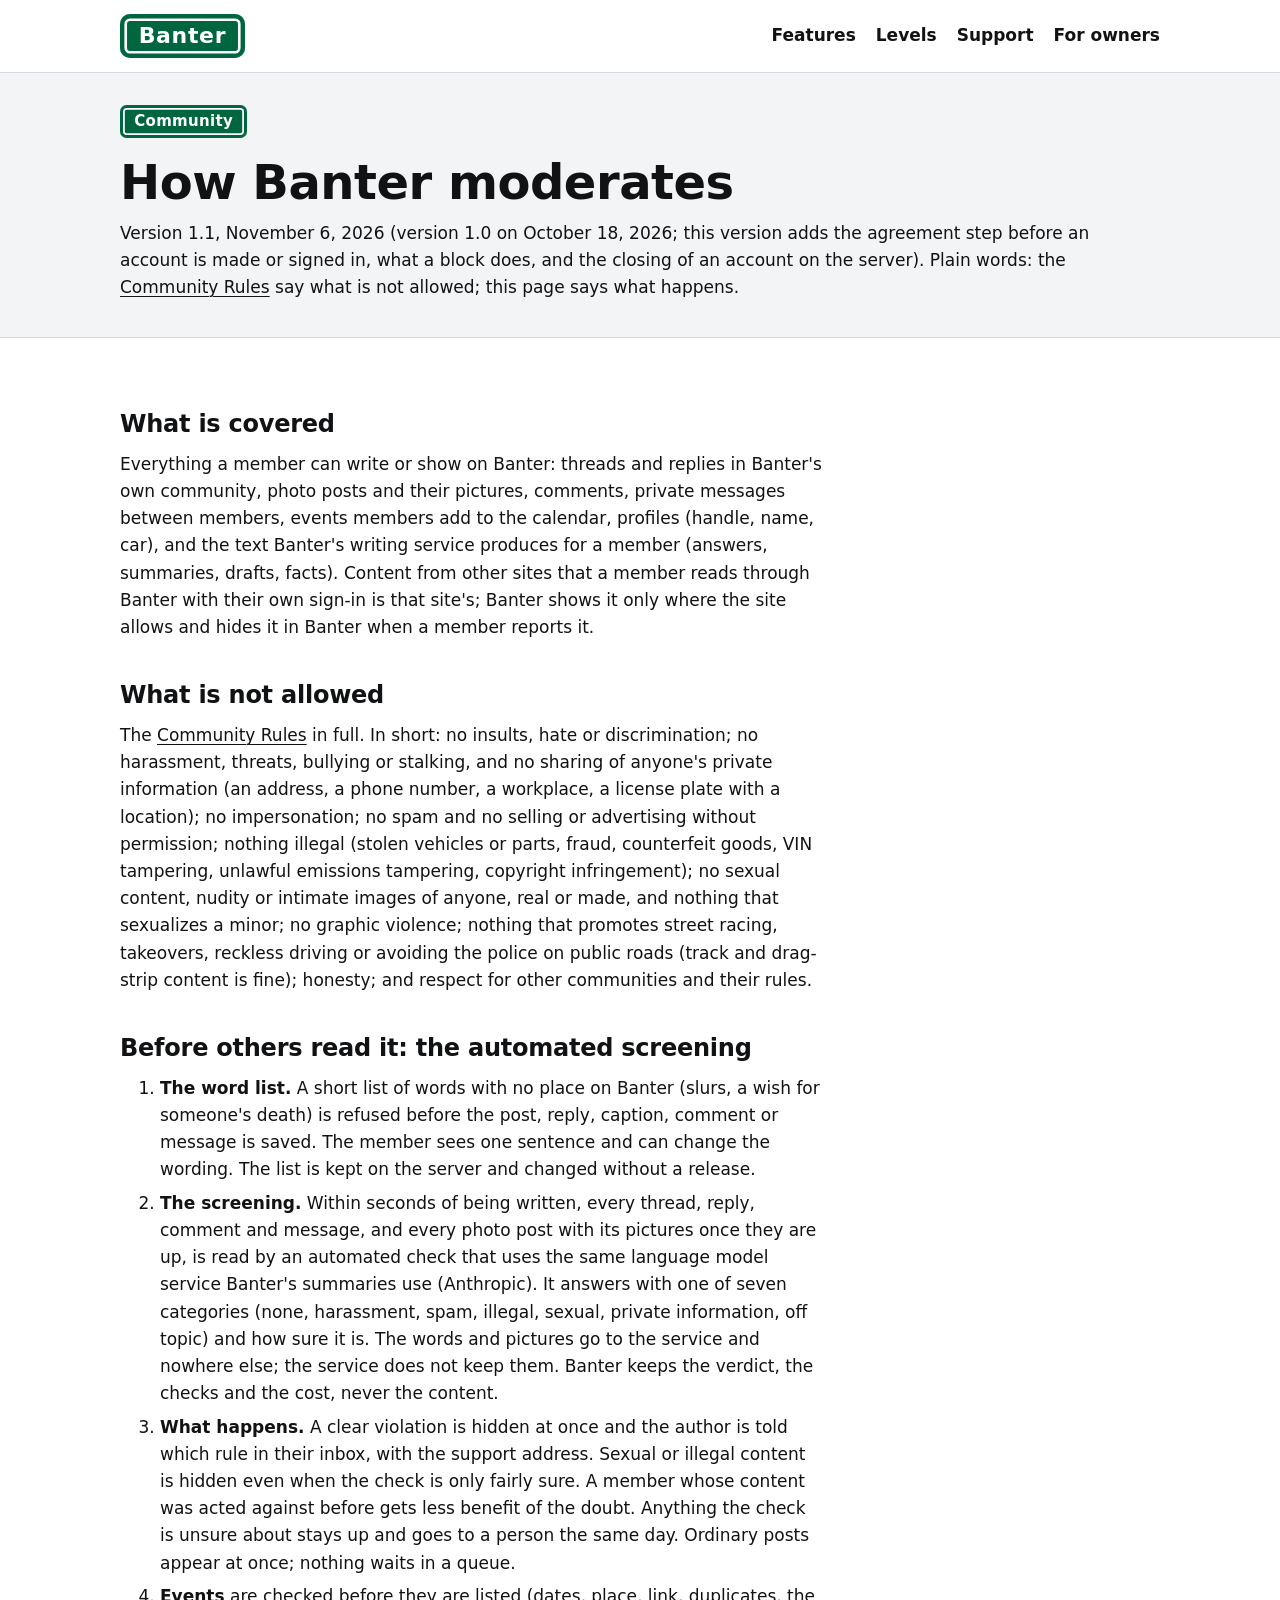
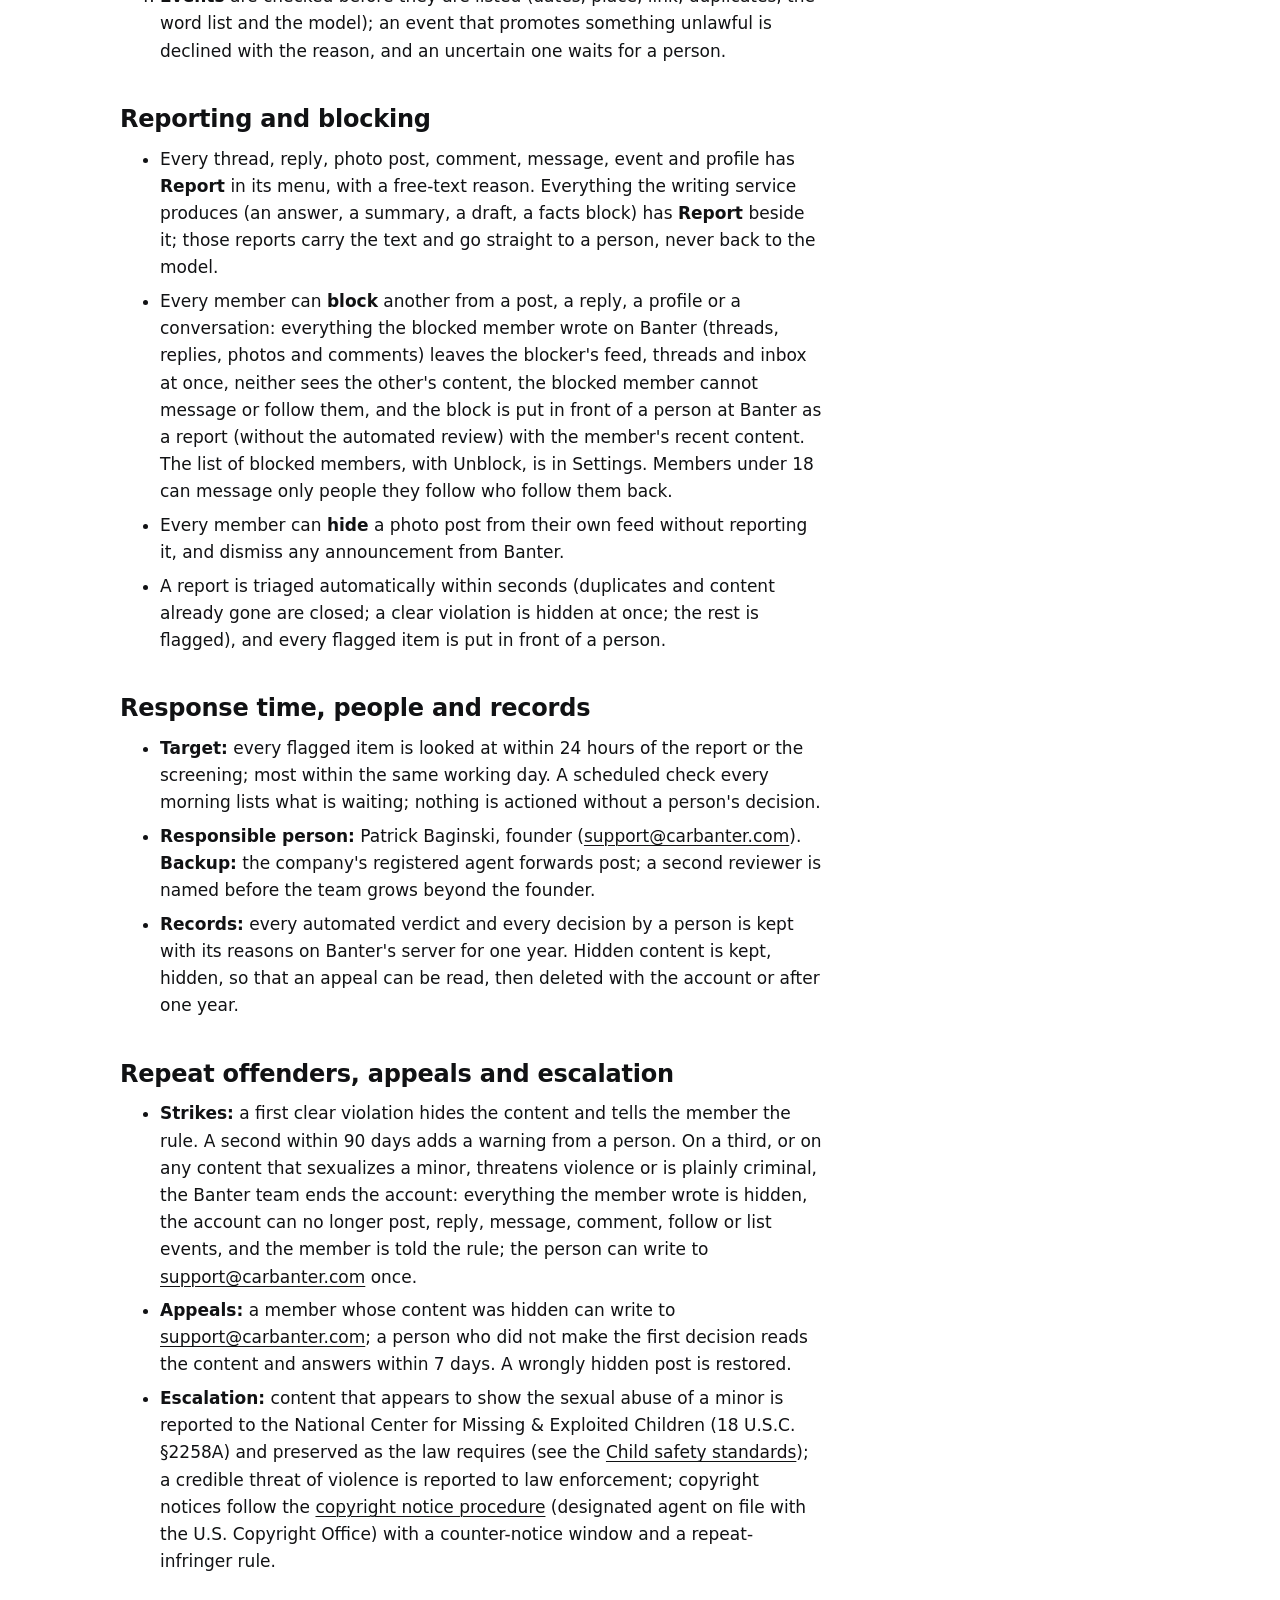
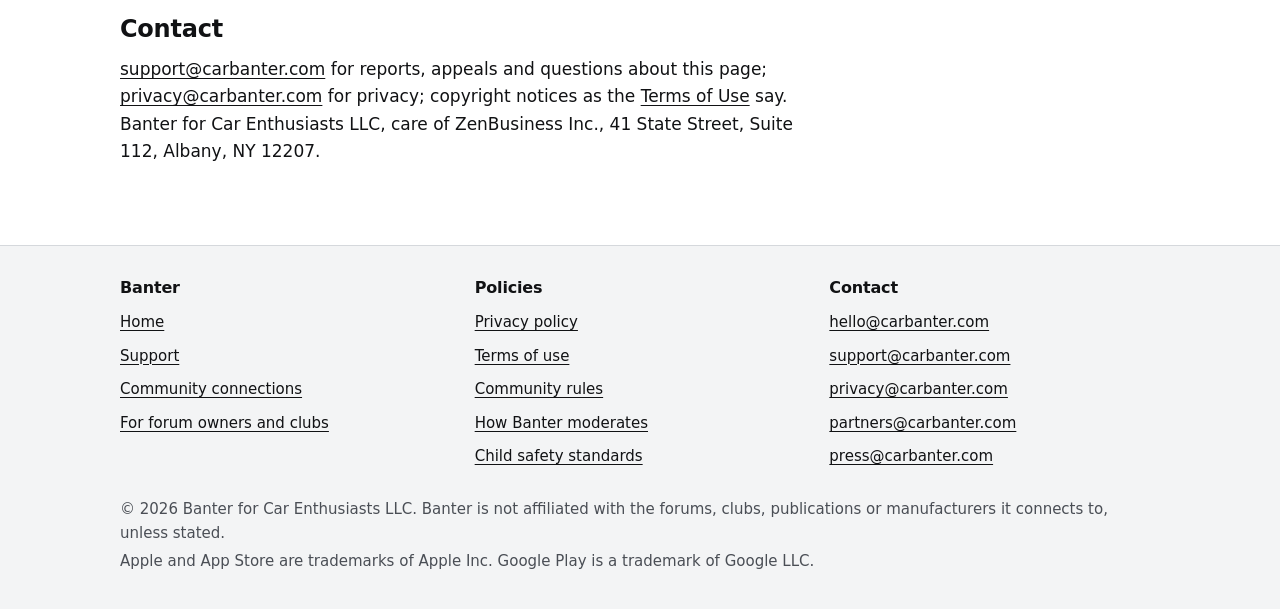
<file: moderation.html>
<!doctype html>
<html lang="en">
<head>
  <meta charset="utf-8">
  <meta name="viewport" content="width=device-width, initial-scale=1">
  <title>How Banter Moderates | Banter</title>
  <meta name="description" content="How Banter screens what members write, handles reports and blocks, who decides, how fast, and how to appeal.">
  <meta name="theme-color" content="#ffffff" media="(prefers-color-scheme: light)">
  <meta name="theme-color" content="#17181a" media="(prefers-color-scheme: dark)">
  <link rel="canonical" href="https://carbanter.com/moderation.html">
  <link rel="icon" href="data:image/svg+xml,%3Csvg xmlns='http://www.w3.org/2000/svg' viewBox='0 0 64 64'%3E%3Crect width='64' height='64' rx='10' fill='%2300663f'/%3E%3Crect x='5' y='5' width='54' height='54' rx='6' fill='none' stroke='%23fff' stroke-width='3'/%3E%3Ctext x='32' y='45' font-family='Arial,sans-serif' font-size='36' font-weight='700' text-anchor='middle' fill='%23fff'%3EB%3C/text%3E%3C/svg%3E">
  <link rel="stylesheet" href="styles.css">
</head>
<body>
  <a class="skip-link" href="#main">Skip to main content</a>

  <header class="site-header">
    <div class="wrap header-inner">
      <a class="brand" href="index.html" aria-label="Banter home"><span class="plate plate-brand">Banter</span></a>
      <nav aria-label="Main">
        <ul class="nav">
          <li><a href="index.html#features">Features</a></li>
          <li><a href="index.html#levels">Levels</a></li>
          <li><a href="support.html">Support</a></li>
          <li><a href="owners.html">For owners</a></li>
        </ul>
      </nav>
    </div>
  </header>

  <main id="main">
    <div class="page-head">
      <div class="wrap">
        <p class="plate">Community</p>
        <h1>How Banter moderates</h1>
        <p>Version 1.1, November 6, 2026 (version 1.0 on October 18, 2026; this version adds the agreement step before an account is made or signed in, what a block does, and the closing of an account on the server). Plain words: the <a href="community.html">Community Rules</a> say what is not allowed; this page says what happens.</p>
      </div>
    </div>

    <div class="wrap">
      <article class="prose">
        <h2 id="scope">What is covered</h2>
        <p>Everything a member can write or show on Banter: threads and replies in Banter's own community, photo posts and their pictures, comments, private messages between members, events members add to the calendar, profiles (handle, name, car), and the text Banter's writing service produces for a member (answers, summaries, drafts, facts). Content from other sites that a member reads through Banter with their own sign-in is that site's; Banter shows it only where the site allows and hides it in Banter when a member reports it.</p>

        <h2 id="rules">What is not allowed</h2>
        <p>The <a href="community.html#rules">Community Rules</a> in full. In short: no insults, hate or discrimination; no harassment, threats, bullying or stalking, and no sharing of anyone's private information (an address, a phone number, a workplace, a license plate with a location); no impersonation; no spam and no selling or advertising without permission; nothing illegal (stolen vehicles or parts, fraud, counterfeit goods, VIN tampering, unlawful emissions tampering, copyright infringement); no sexual content, nudity or intimate images of anyone, real or made, and nothing that sexualizes a minor; no graphic violence; nothing that promotes street racing, takeovers, reckless driving or avoiding the police on public roads (track and drag-strip content is fine); honesty; and respect for other communities and their rules.</p>

        <h2 id="screening">Before others read it: the automated screening</h2>
        <ol>
          <li><strong>The word list.</strong> A short list of words with no place on Banter (slurs, a wish for someone's death) is refused before the post, reply, caption, comment or message is saved. The member sees one sentence and can change the wording. The list is kept on the server and changed without a release.</li>
          <li><strong>The screening.</strong> Within seconds of being written, every thread, reply, comment and message, and every photo post with its pictures once they are up, is read by an automated check that uses the same language model service Banter's summaries use (Anthropic). It answers with one of seven categories (none, harassment, spam, illegal, sexual, private information, off topic) and how sure it is. The words and pictures go to the service and nowhere else; the service does not keep them. Banter keeps the verdict, the checks and the cost, never the content.</li>
          <li><strong>What happens.</strong> A clear violation is hidden at once and the author is told which rule in their inbox, with the support address. Sexual or illegal content is hidden even when the check is only fairly sure. A member whose content was acted against before gets less benefit of the doubt. Anything the check is unsure about stays up and goes to a person the same day. Ordinary posts appear at once; nothing waits in a queue.</li>
          <li><strong>Events</strong> are checked before they are listed (dates, place, link, duplicates, the word list and the model); an event that promotes something unlawful is declined with the reason, and an uncertain one waits for a person.</li>
        </ol>

        <h2 id="reporting">Reporting and blocking</h2>
        <ul>
          <li>Every thread, reply, photo post, comment, message, event and profile has <strong>Report</strong> in its menu, with a free-text reason. Everything the writing service produces (an answer, a summary, a draft, a facts block) has <strong>Report</strong> beside it; those reports carry the text and go straight to a person, never back to the model.</li>
          <li>Every member can <strong>block</strong> another from a post, a reply, a profile or a conversation: everything the blocked member wrote on Banter (threads, replies, photos and comments) leaves the blocker's feed, threads and inbox at once, neither sees the other's content, the blocked member cannot message or follow them, and the block is put in front of a person at Banter as a report (without the automated review) with the member's recent content. The list of blocked members, with Unblock, is in Settings. Members under 18 can message only people they follow who follow them back.</li>
          <li>Every member can <strong>hide</strong> a photo post from their own feed without reporting it, and dismiss any announcement from Banter.</li>
          <li>A report is triaged automatically within seconds (duplicates and content already gone are closed; a clear violation is hidden at once; the rest is flagged), and every flagged item is put in front of a person.</li>
        </ul>

        <h2 id="people">Response time, people and records</h2>
        <ul>
          <li><strong>Target:</strong> every flagged item is looked at within 24 hours of the report or the screening; most within the same working day. A scheduled check every morning lists what is waiting; nothing is actioned without a person's decision.</li>
          <li><strong>Responsible person:</strong> Patrick Baginski, founder (<a href="mailto:support@carbanter.com">support@carbanter.com</a>). <strong>Backup:</strong> the company's registered agent forwards post; a second reviewer is named before the team grows beyond the founder.</li>
          <li><strong>Records:</strong> every automated verdict and every decision by a person is kept with its reasons on Banter's server for one year. Hidden content is kept, hidden, so that an appeal can be read, then deleted with the account or after one year.</li>
        </ul>

        <h2 id="appeals">Repeat offenders, appeals and escalation</h2>
        <ul>
          <li><strong>Strikes:</strong> a first clear violation hides the content and tells the member the rule. A second within 90 days adds a warning from a person. On a third, or on any content that sexualizes a minor, threatens violence or is plainly criminal, the Banter team ends the account: everything the member wrote is hidden, the account can no longer post, reply, message, comment, follow or list events, and the member is told the rule; the person can write to <a href="mailto:support@carbanter.com">support@carbanter.com</a> once.</li>
          <li><strong>Appeals:</strong> a member whose content was hidden can write to <a href="mailto:support@carbanter.com">support@carbanter.com</a>; a person who did not make the first decision reads the content and answers within 7 days. A wrongly hidden post is restored.</li>
          <li><strong>Escalation:</strong> content that appears to show the sexual abuse of a minor is reported to the National Center for Missing &amp; Exploited Children (18 U.S.C. &sect;2258A) and preserved as the law requires (see the <a href="child-safety.html">Child safety standards</a>); a credible threat of violence is reported to law enforcement; copyright notices follow the <a href="terms.html#ip">copyright notice procedure</a> (designated agent on file with the U.S. Copyright Office) with a counter-notice window and a repeat-infringer rule.</li>
        </ul>

        <h2 id="contact">Contact</h2>
        <p><a href="mailto:support@carbanter.com">support@carbanter.com</a> for reports, appeals and questions about this page; <a href="mailto:privacy@carbanter.com">privacy@carbanter.com</a> for privacy; copyright notices as the <a href="terms.html#ip">Terms of Use</a> say. Banter for Car Enthusiasts LLC, care of ZenBusiness Inc., 41 State Street, Suite 112, Albany, NY 12207.</p>
      </article>
    </div>
  </main>

  <footer class="site-footer">
    <div class="wrap">
      <div class="footer-grid">
        <nav aria-labelledby="footer-banter">
          <h2 class="footer-title" id="footer-banter">Banter</h2>
          <ul>
            <li><a href="index.html">Home</a></li>
            <li><a href="support.html">Support</a></li>
            <li><a href="status.html">Community connections</a></li>
            <li><a href="owners.html">For forum owners and clubs</a></li>
          </ul>
        </nav>
        <nav aria-labelledby="footer-policies">
          <h2 class="footer-title" id="footer-policies">Policies</h2>
          <ul>
            <li><a href="privacy.html">Privacy policy</a></li>
            <li><a href="terms.html">Terms of use</a></li>
            <li><a href="community.html">Community rules</a></li>
            <li><a href="moderation.html" aria-current="page">How Banter moderates</a></li>
            <li><a href="child-safety.html">Child safety standards</a></li>
          </ul>
        </nav>
        <div>
          <h2 class="footer-title">Contact</h2>
          <ul>
            <li><a href="mailto:hello@carbanter.com">hello@carbanter.com</a></li>
            <li><a href="mailto:support@carbanter.com">support@carbanter.com</a></li>
            <li><a href="mailto:privacy@carbanter.com">privacy@carbanter.com</a></li>
            <li><a href="mailto:partners@carbanter.com">partners@carbanter.com</a></li>
            <li><a href="mailto:press@carbanter.com">press@carbanter.com</a></li>
          </ul>
        </div>
      </div>
      <div class="legal-line">
        <p>&copy; 2026 Banter for Car Enthusiasts LLC. Banter is not affiliated with the forums, clubs, publications or manufacturers it connects to, unless stated.</p>
        <p>Apple and App Store are trademarks of Apple Inc. Google Play is a trademark of Google LLC.</p>
      </div>
    </div>
  </footer>
</body>
</html>
</file>
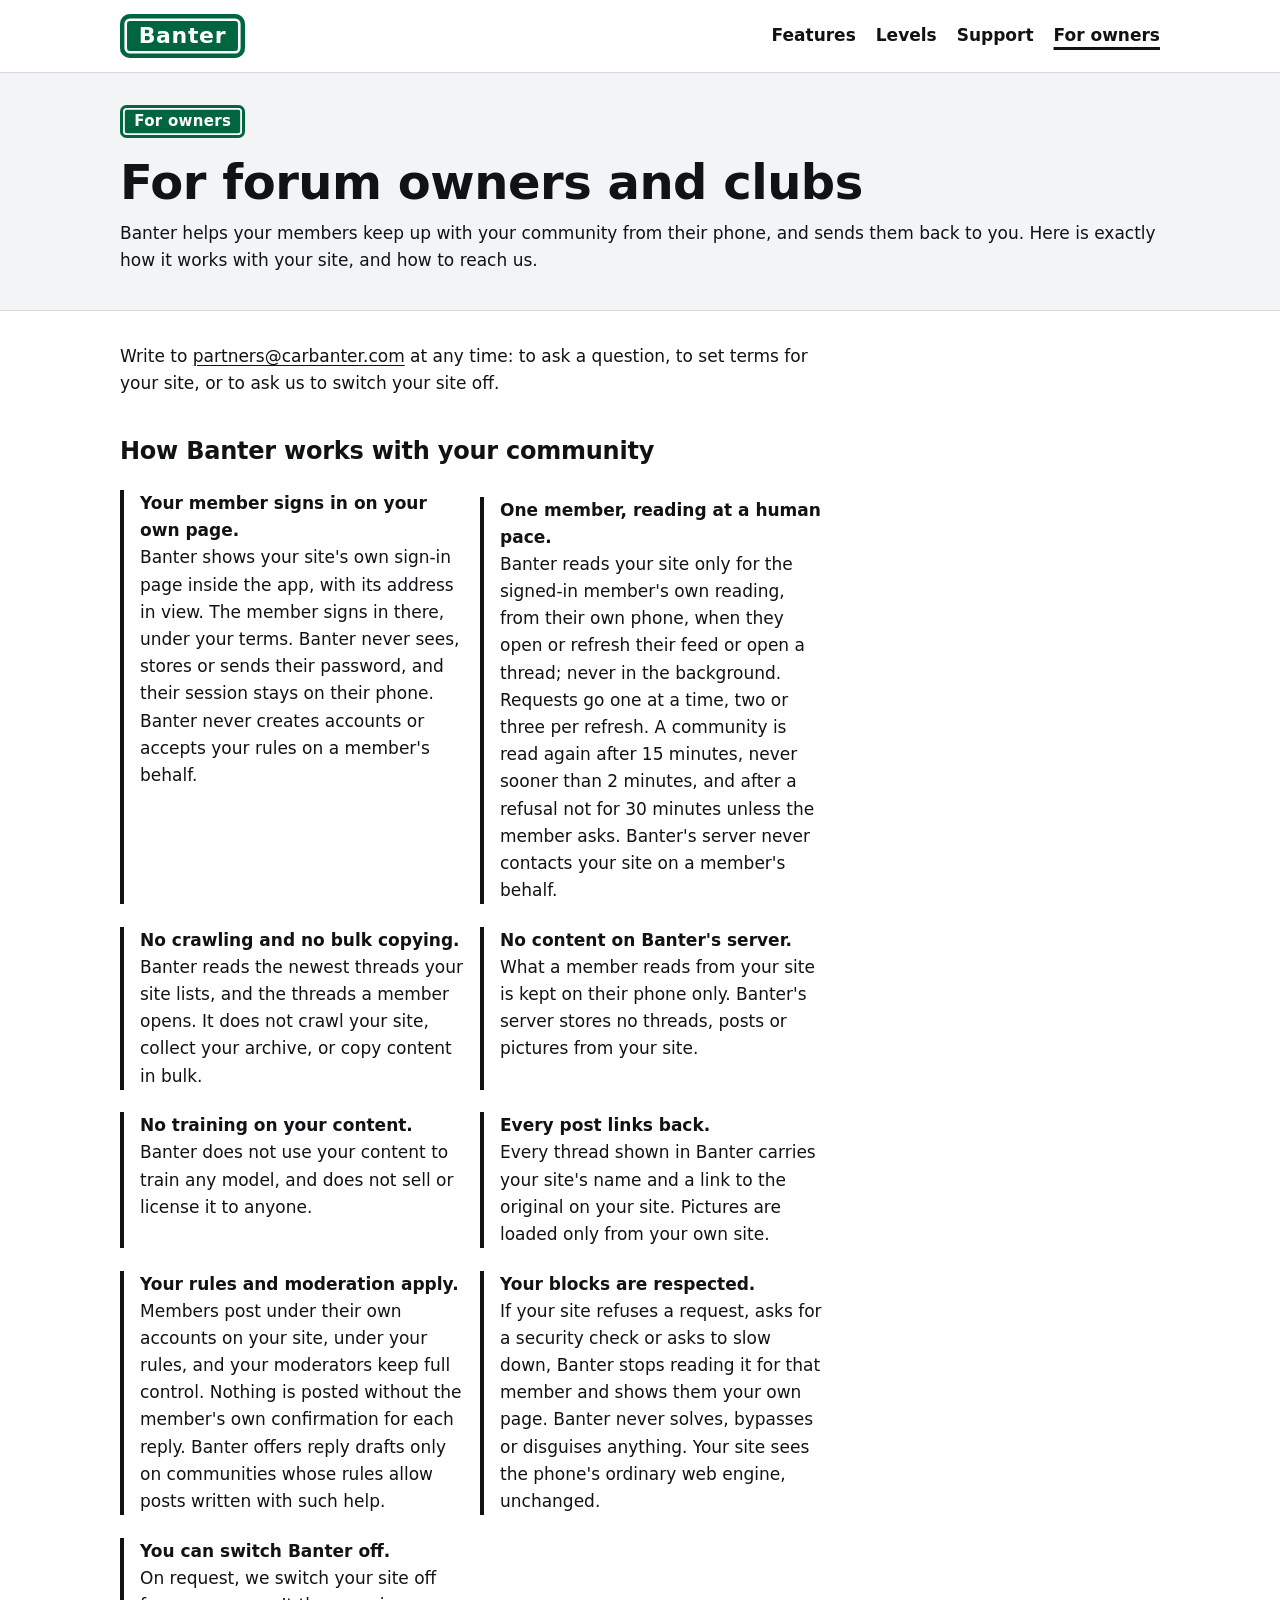
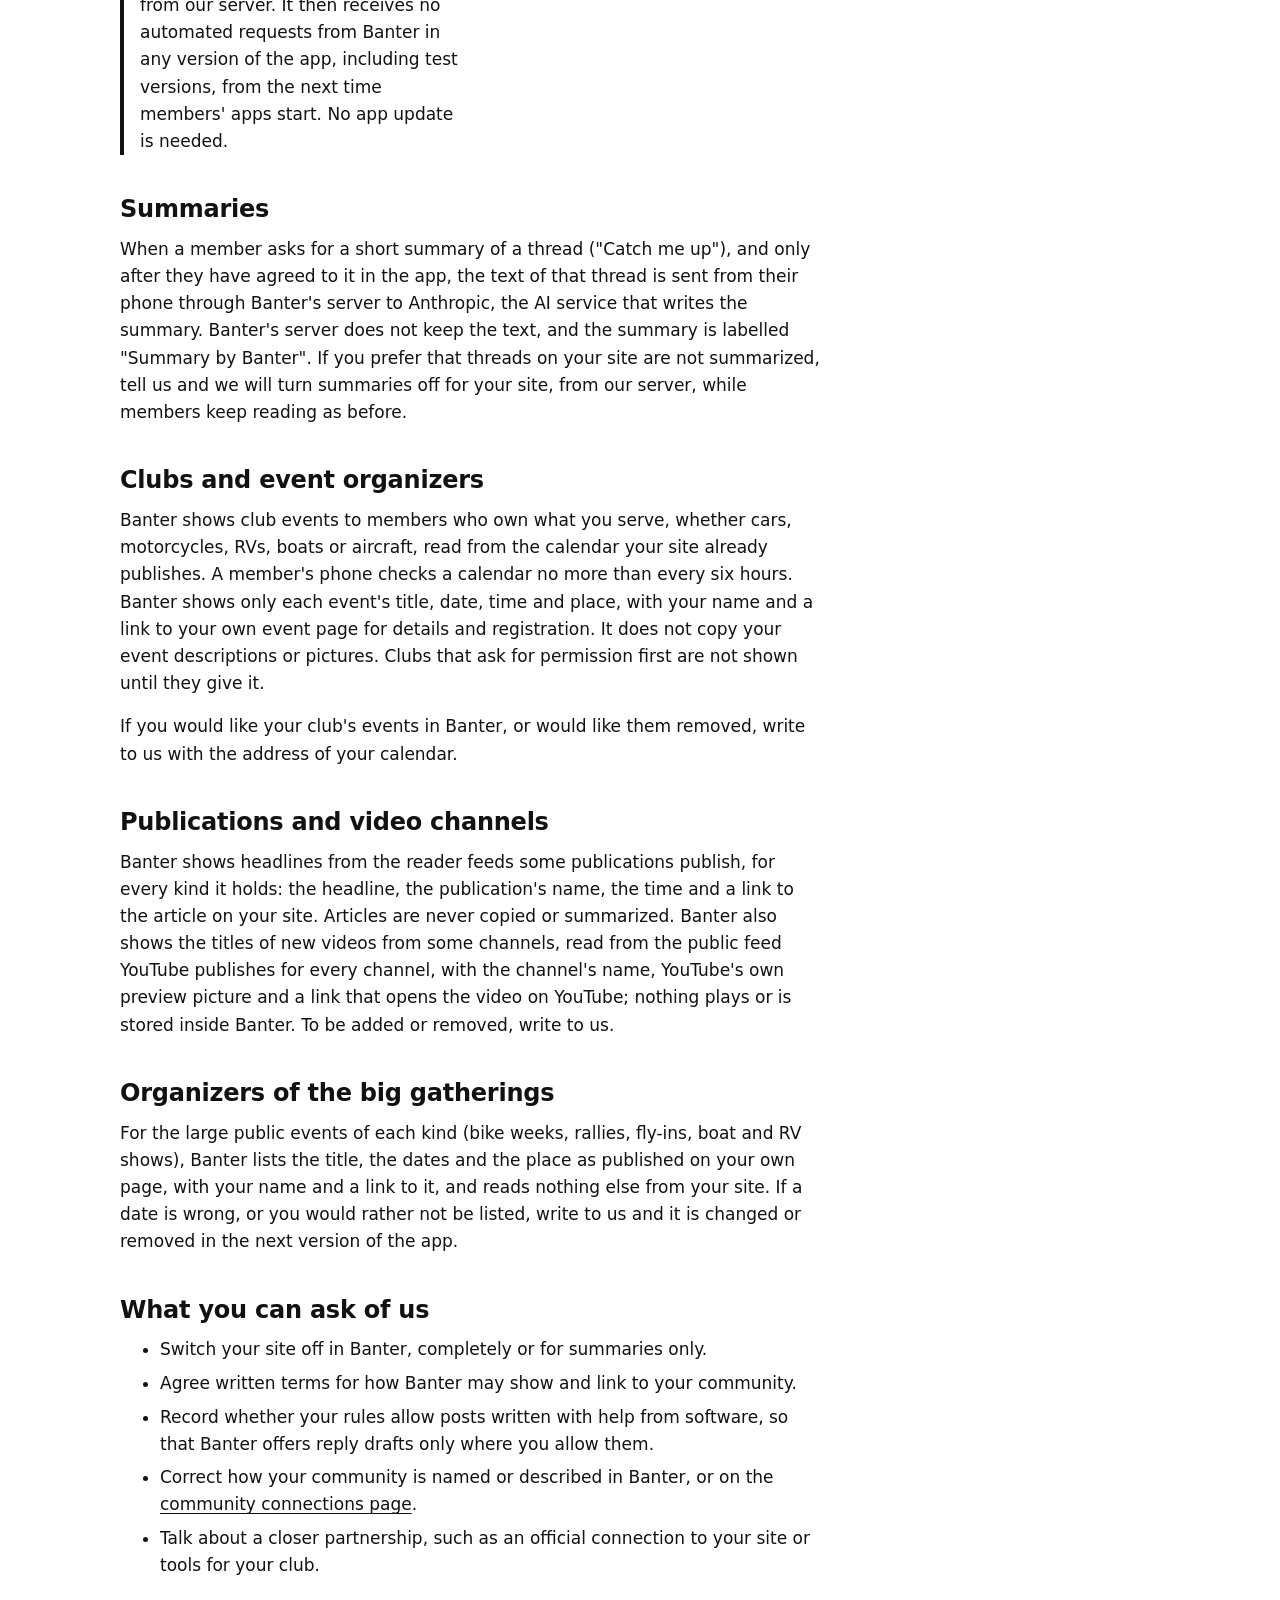
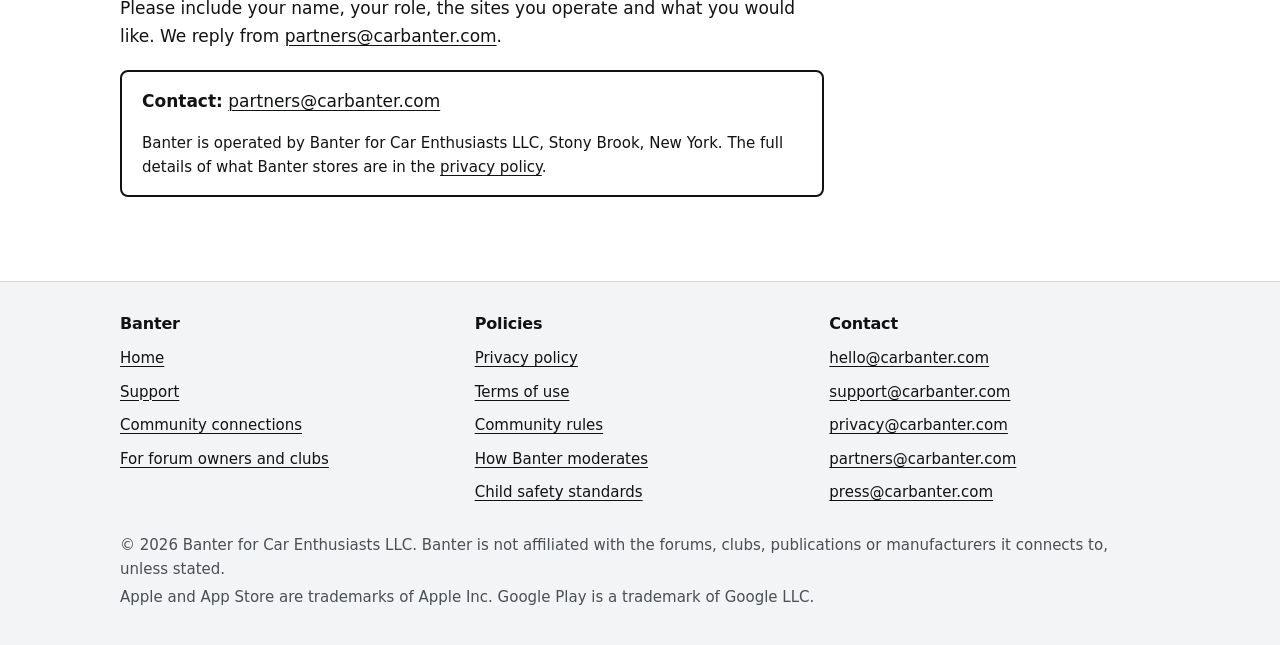
<file: owners.html>
<!doctype html>
<html lang="en">
<head>
  <meta charset="utf-8">
  <meta name="viewport" content="width=device-width, initial-scale=1">
  <title>For Forum Owners and Clubs | Banter</title>
  <meta name="description" content="How Banter works with forums and clubs: members sign in on your own page, Banter reads at a human pace, stores none of your content and links every thread back to you.">
  <meta name="theme-color" content="#ffffff" media="(prefers-color-scheme: light)">
  <meta name="theme-color" content="#17181a" media="(prefers-color-scheme: dark)">
  <link rel="canonical" href="https://carbanter.com/owners.html">
  <link rel="icon" href="data:image/svg+xml,%3Csvg xmlns='http://www.w3.org/2000/svg' viewBox='0 0 64 64'%3E%3Crect width='64' height='64' rx='10' fill='%2300663f'/%3E%3Crect x='5' y='5' width='54' height='54' rx='6' fill='none' stroke='%23fff' stroke-width='3'/%3E%3Ctext x='32' y='45' font-family='Arial,sans-serif' font-size='36' font-weight='700' text-anchor='middle' fill='%23fff'%3EB%3C/text%3E%3C/svg%3E">
  <link rel="stylesheet" href="styles.css">
</head>
<body>
  <a class="skip-link" href="#main">Skip to main content</a>

  <header class="site-header">
    <div class="wrap header-inner">
      <a class="brand" href="index.html" aria-label="Banter home"><span class="plate plate-brand">Banter</span></a>
      <nav aria-label="Main">
        <ul class="nav">
          <li><a href="index.html#features">Features</a></li>
          <li><a href="index.html#levels">Levels</a></li>
          <li><a href="support.html">Support</a></li>
          <li><a href="owners.html" aria-current="page">For owners</a></li>
        </ul>
      </nav>
    </div>
  </header>

  <main id="main">
    <div class="page-head">
      <div class="wrap">
        <p class="plate">For owners</p>
        <h1>For forum owners and clubs</h1>
        <p>Banter helps your members keep up with your community from their phone, and sends them back to you. Here is exactly how it works with your site, and how to reach us.</p>
      </div>
    </div>

    <div class="wrap">
      <div class="prose">
        <p>Write to <a href="mailto:partners@carbanter.com">partners@carbanter.com</a> at any time: to ask a question, to set terms for your site, or to ask us to switch your site off.</p>

        <h2 id="how">How Banter works with your community</h2>
        <ul class="points">
          <li><strong>Your member signs in on your own page.</strong> Banter shows your site's own sign-in page inside the app, with its address in view. The member signs in there, under your terms. Banter never sees, stores or sends their password, and their session stays on their phone. Banter never creates accounts or accepts your rules on a member's behalf.</li>
          <li><strong>One member, reading at a human pace.</strong> Banter reads your site only for the signed-in member's own reading, from their own phone, when they open or refresh their feed or open a thread; never in the background. Requests go one at a time, two or three per refresh. A community is read again after 15 minutes, never sooner than 2 minutes, and after a refusal not for 30 minutes unless the member asks. Banter's server never contacts your site on a member's behalf.</li>
          <li><strong>No crawling and no bulk copying.</strong> Banter reads the newest threads your site lists, and the threads a member opens. It does not crawl your site, collect your archive, or copy content in bulk.</li>
          <li><strong>No content on Banter's server.</strong> What a member reads from your site is kept on their phone only. Banter's server stores no threads, posts or pictures from your site.</li>
          <li><strong>No training on your content.</strong> Banter does not use your content to train any model, and does not sell or license it to anyone.</li>
          <li><strong>Every post links back.</strong> Every thread shown in Banter carries your site's name and a link to the original on your site. Pictures are loaded only from your own site.</li>
          <li><strong>Your rules and moderation apply.</strong> Members post under their own accounts on your site, under your rules, and your moderators keep full control. Nothing is posted without the member's own confirmation for each reply. Banter offers reply drafts only on communities whose rules allow posts written with such help.</li>
          <li><strong>Your blocks are respected.</strong> If your site refuses a request, asks for a security check or asks to slow down, Banter stops reading it for that member and shows them your own page. Banter never solves, bypasses or disguises anything. Your site sees the phone's ordinary web engine, unchanged.</li>
          <li><strong>You can switch Banter off.</strong> On request, we switch your site off from our server. It then receives no automated requests from Banter in any version of the app, including test versions, from the next time members' apps start. No app update is needed.</li>
        </ul>

        <h2 id="summaries">Summaries</h2>
        <p>When a member asks for a short summary of a thread ("Catch me up"), and only after they have agreed to it in the app, the text of that thread is sent from their phone through Banter's server to Anthropic, the AI service that writes the summary. Banter's server does not keep the text, and the summary is labelled "Summary by Banter". If you prefer that threads on your site are not summarized, tell us and we will turn summaries off for your site, from our server, while members keep reading as before.</p>

        <h2 id="clubs">Clubs and event organizers</h2>
        <p>Banter shows club events to members who own what you serve, whether cars, motorcycles, RVs, boats or aircraft, read from the calendar your site already publishes. A member's phone checks a calendar no more than every six hours. Banter shows only each event's title, date, time and place, with your name and a link to your own event page for details and registration. It does not copy your event descriptions or pictures. Clubs that ask for permission first are not shown until they give it.</p>
        <p>If you would like your club's events in Banter, or would like them removed, write to us with the address of your calendar.</p>

        <h2 id="publications">Publications and video channels</h2>
        <p>Banter shows headlines from the reader feeds some publications publish, for every kind it holds: the headline, the publication's name, the time and a link to the article on your site. Articles are never copied or summarized. Banter also shows the titles of new videos from some channels, read from the public feed YouTube publishes for every channel, with the channel's name, YouTube's own preview picture and a link that opens the video on YouTube; nothing plays or is stored inside Banter. To be added or removed, write to us.</p>
        <h2 id="organizers">Organizers of the big gatherings</h2>
        <p>For the large public events of each kind (bike weeks, rallies, fly-ins, boat and RV shows), Banter lists the title, the dates and the place as published on your own page, with your name and a link to it, and reads nothing else from your site. If a date is wrong, or you would rather not be listed, write to us and it is changed or removed in the next version of the app.</p>

        <h2 id="ask">What you can ask of us</h2>
        <ul>
          <li>Switch your site off in Banter, completely or for summaries only.</li>
          <li>Agree written terms for how Banter may show and link to your community.</li>
          <li>Record whether your rules allow posts written with help from software, so that Banter offers reply drafts only where you allow them.</li>
          <li>Correct how your community is named or described in Banter, or on the <a href="status.html">community connections page</a>.</li>
          <li>Talk about a closer partnership, such as an official connection to your site or tools for your club.</li>
        </ul>
        <p>Please include your name, your role, the sites you operate and what you would like. We reply from <a href="mailto:partners@carbanter.com">partners@carbanter.com</a>.</p>

        <div class="note">
          <p><strong>Contact:</strong> <a href="mailto:partners@carbanter.com">partners@carbanter.com</a></p>
          <p class="small">Banter is operated by Banter for Car Enthusiasts LLC, Stony Brook, New York. The full details of what Banter stores are in the <a href="privacy.html">privacy policy</a>.</p>
        </div>
      </div>
    </div>
  </main>

  <footer class="site-footer">
    <div class="wrap">
      <div class="footer-grid">
        <nav aria-labelledby="footer-banter">
          <h2 class="footer-title" id="footer-banter">Banter</h2>
          <ul>
            <li><a href="index.html">Home</a></li>
            <li><a href="support.html">Support</a></li>
            <li><a href="status.html">Community connections</a></li>
            <li><a href="owners.html" aria-current="page">For forum owners and clubs</a></li>
          </ul>
        </nav>
        <nav aria-labelledby="footer-policies">
          <h2 class="footer-title" id="footer-policies">Policies</h2>
          <ul>
            <li><a href="privacy.html">Privacy policy</a></li>
            <li><a href="terms.html">Terms of use</a></li>
            <li><a href="community.html">Community rules</a></li>
            <li><a href="moderation.html">How Banter moderates</a></li>
            <li><a href="child-safety.html">Child safety standards</a></li>
          </ul>
        </nav>
        <div>
          <h2 class="footer-title">Contact</h2>
          <ul>
            <li><a href="mailto:hello@carbanter.com">hello@carbanter.com</a></li>
            <li><a href="mailto:support@carbanter.com">support@carbanter.com</a></li>
            <li><a href="mailto:privacy@carbanter.com">privacy@carbanter.com</a></li>
            <li><a href="mailto:partners@carbanter.com">partners@carbanter.com</a></li>
            <li><a href="mailto:press@carbanter.com">press@carbanter.com</a></li>
          </ul>
        </div>
      </div>
      <div class="legal-line">
        <p>&copy; 2026 Banter for Car Enthusiasts LLC. Banter is not affiliated with the forums, clubs, publications or manufacturers it connects to, unless stated.</p>
        <p>Apple and App Store are trademarks of Apple Inc. Google Play is a trademark of Google LLC.</p>
      </div>
    </div>
  </footer>
</body>
</html>
</file>
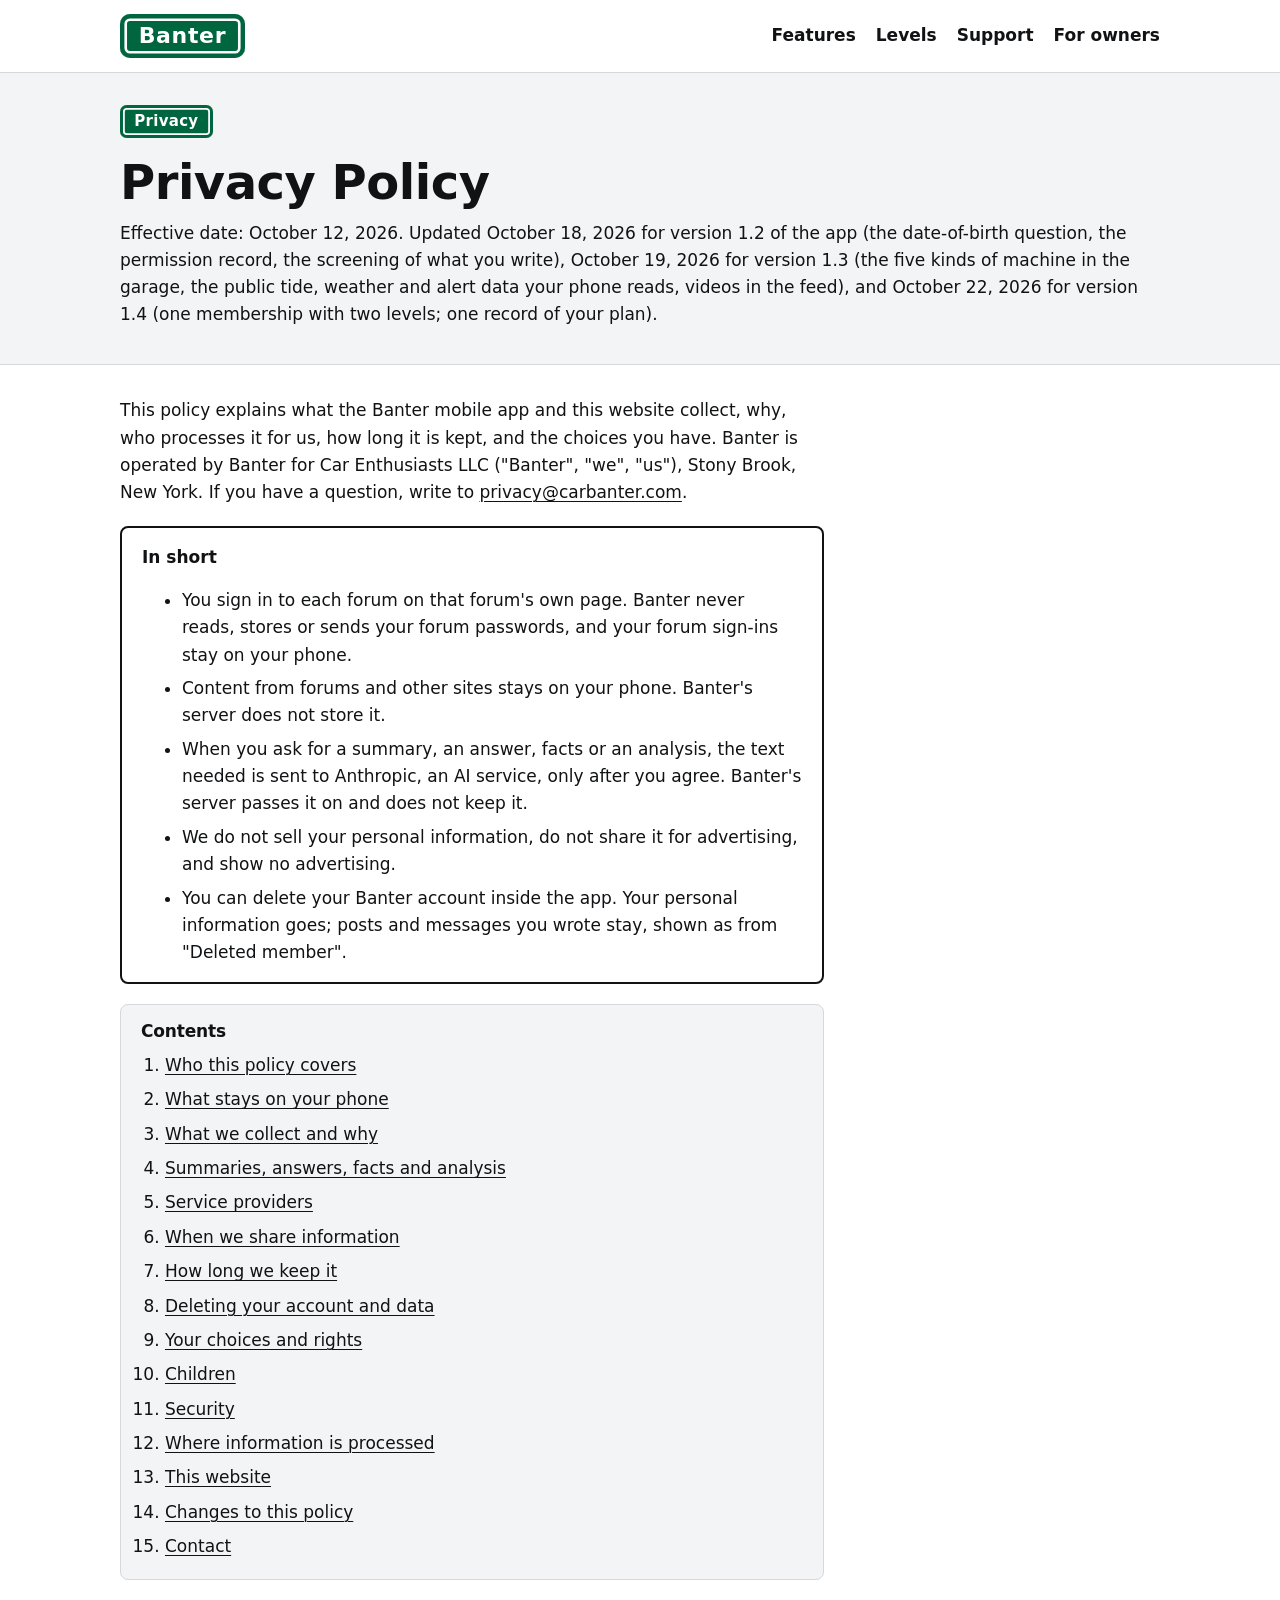
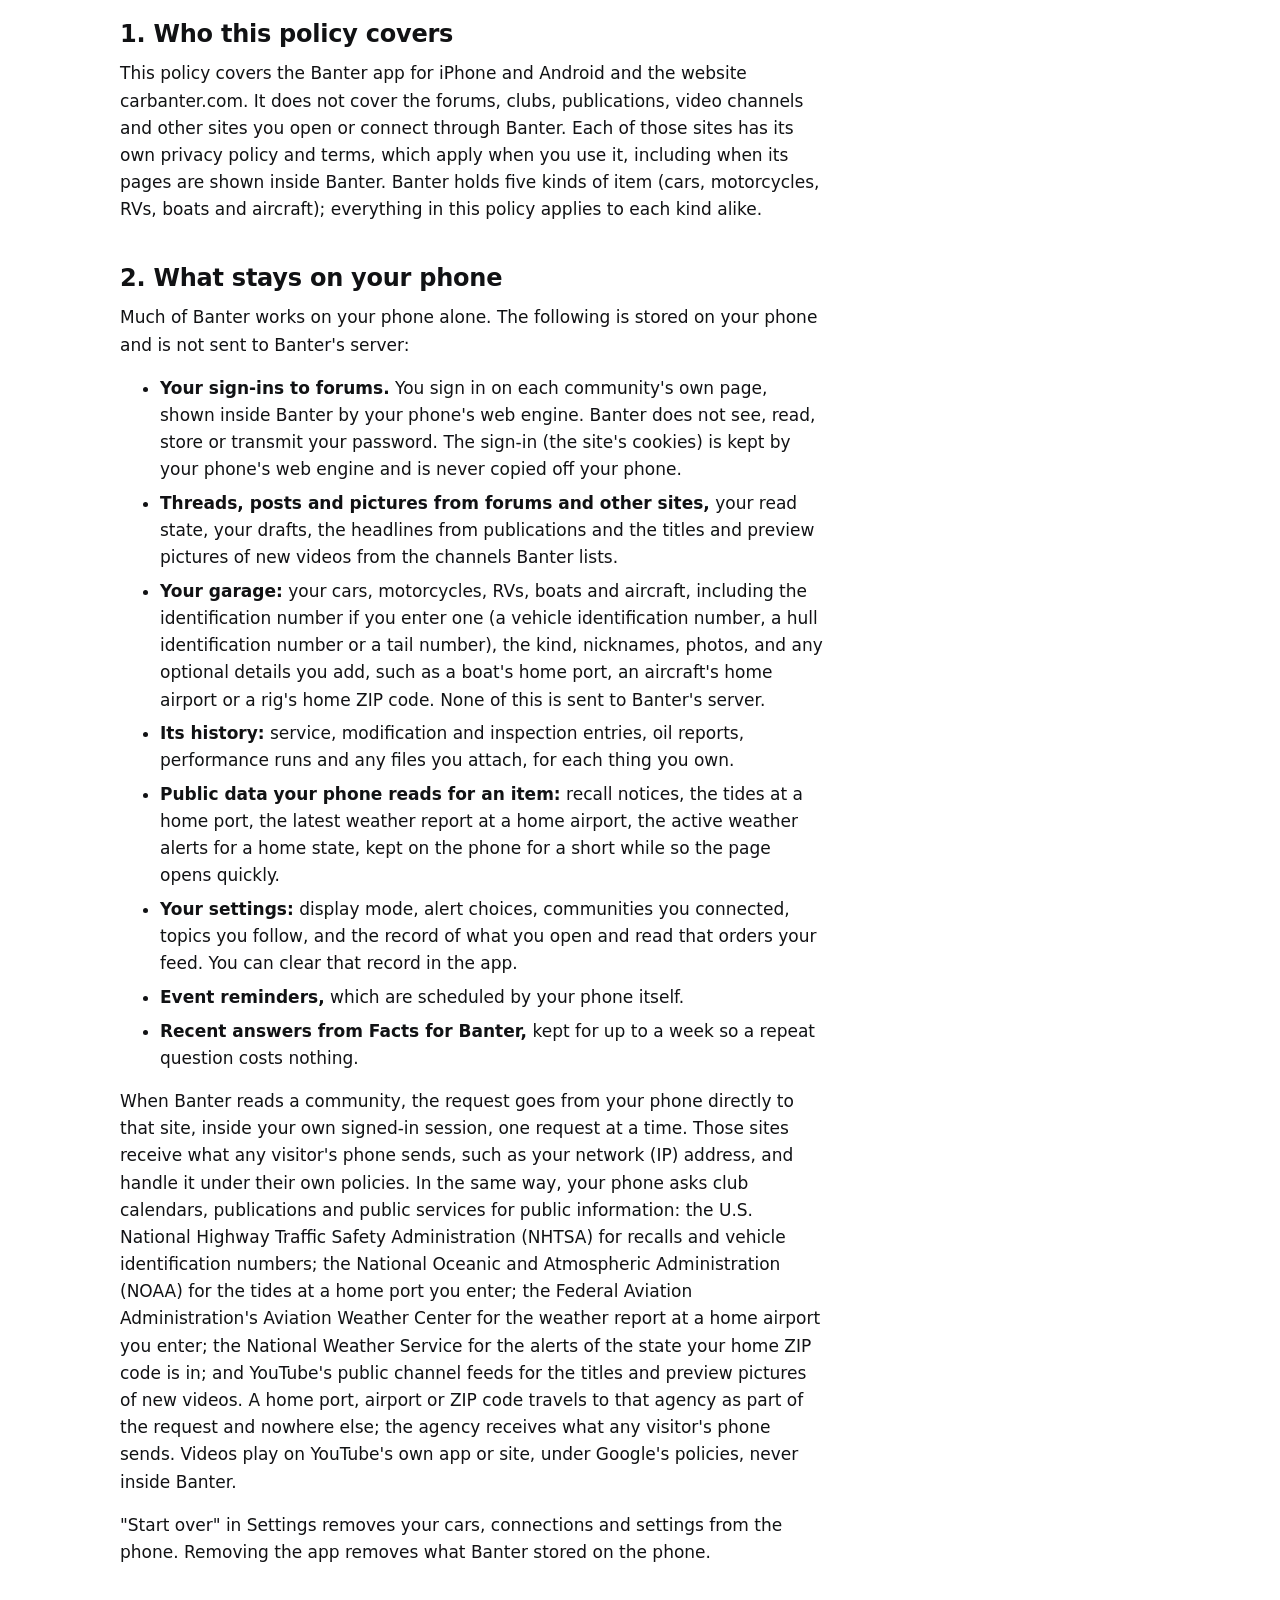
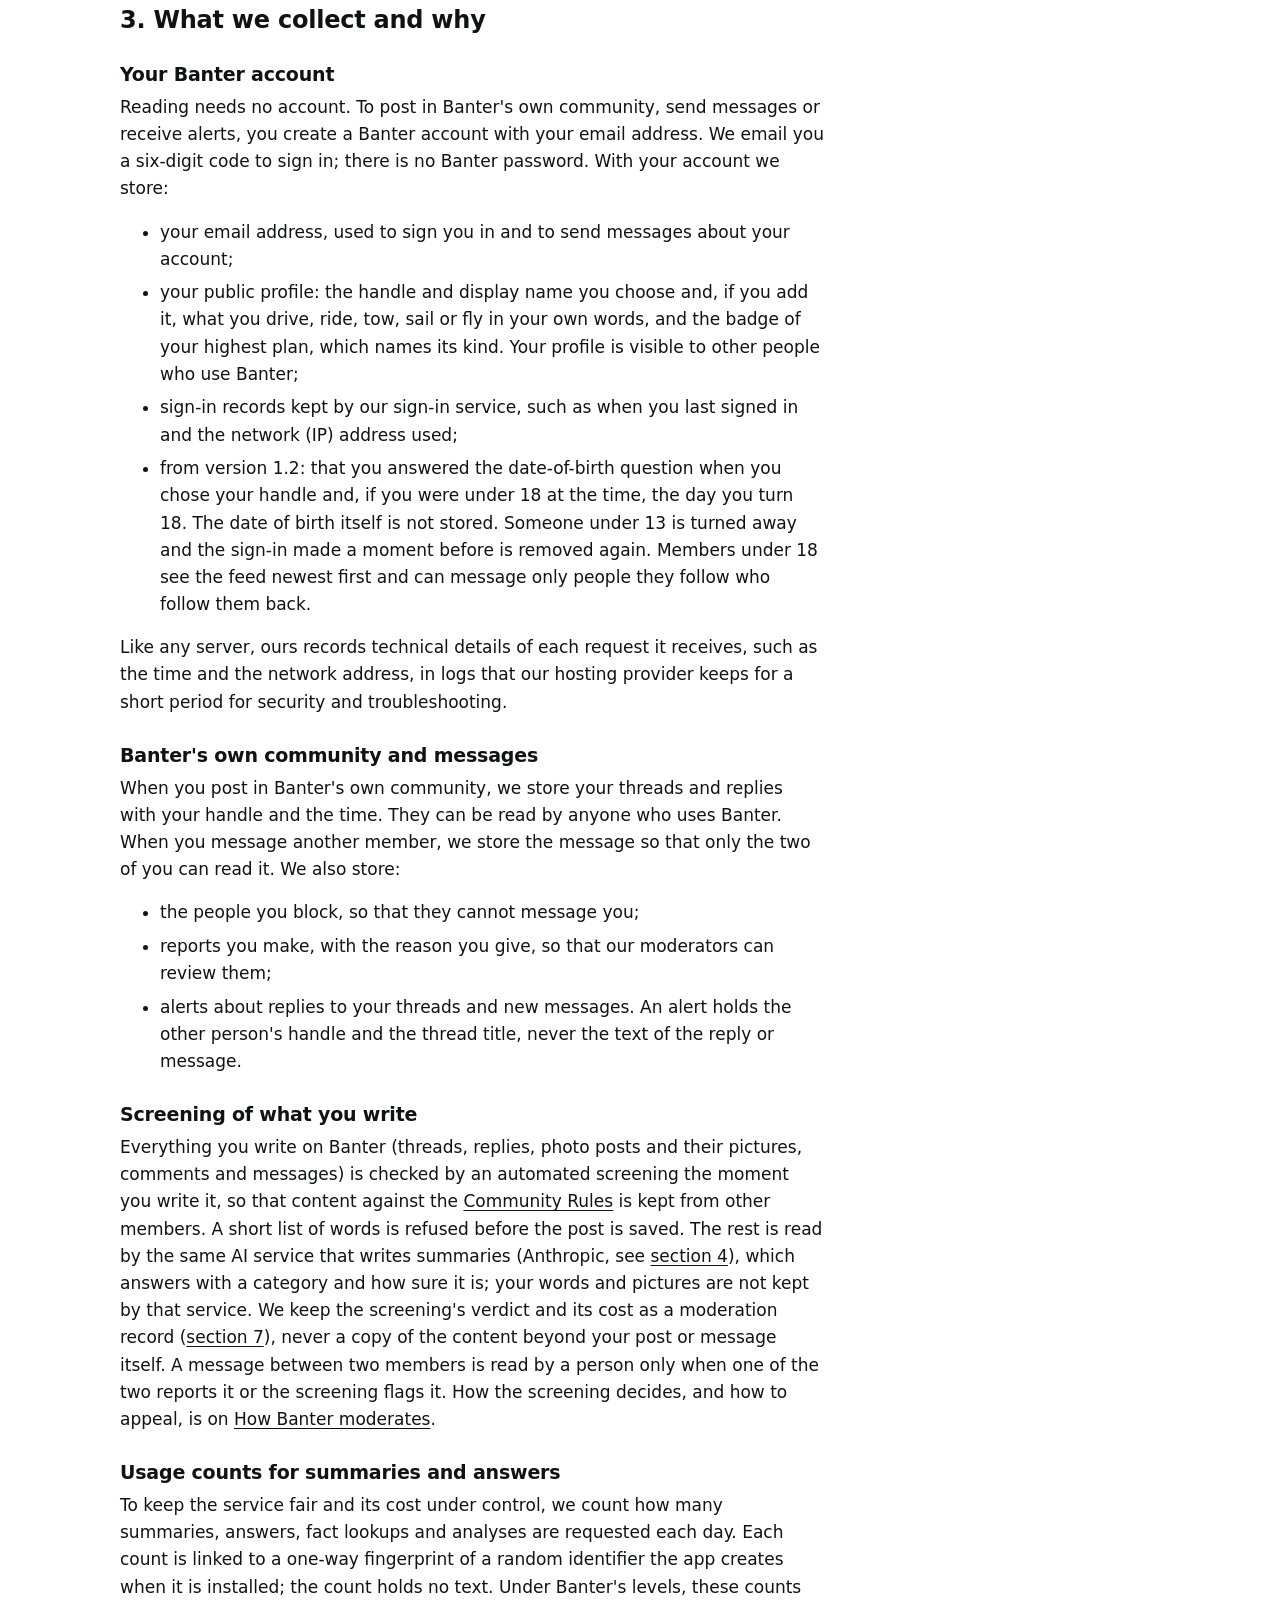
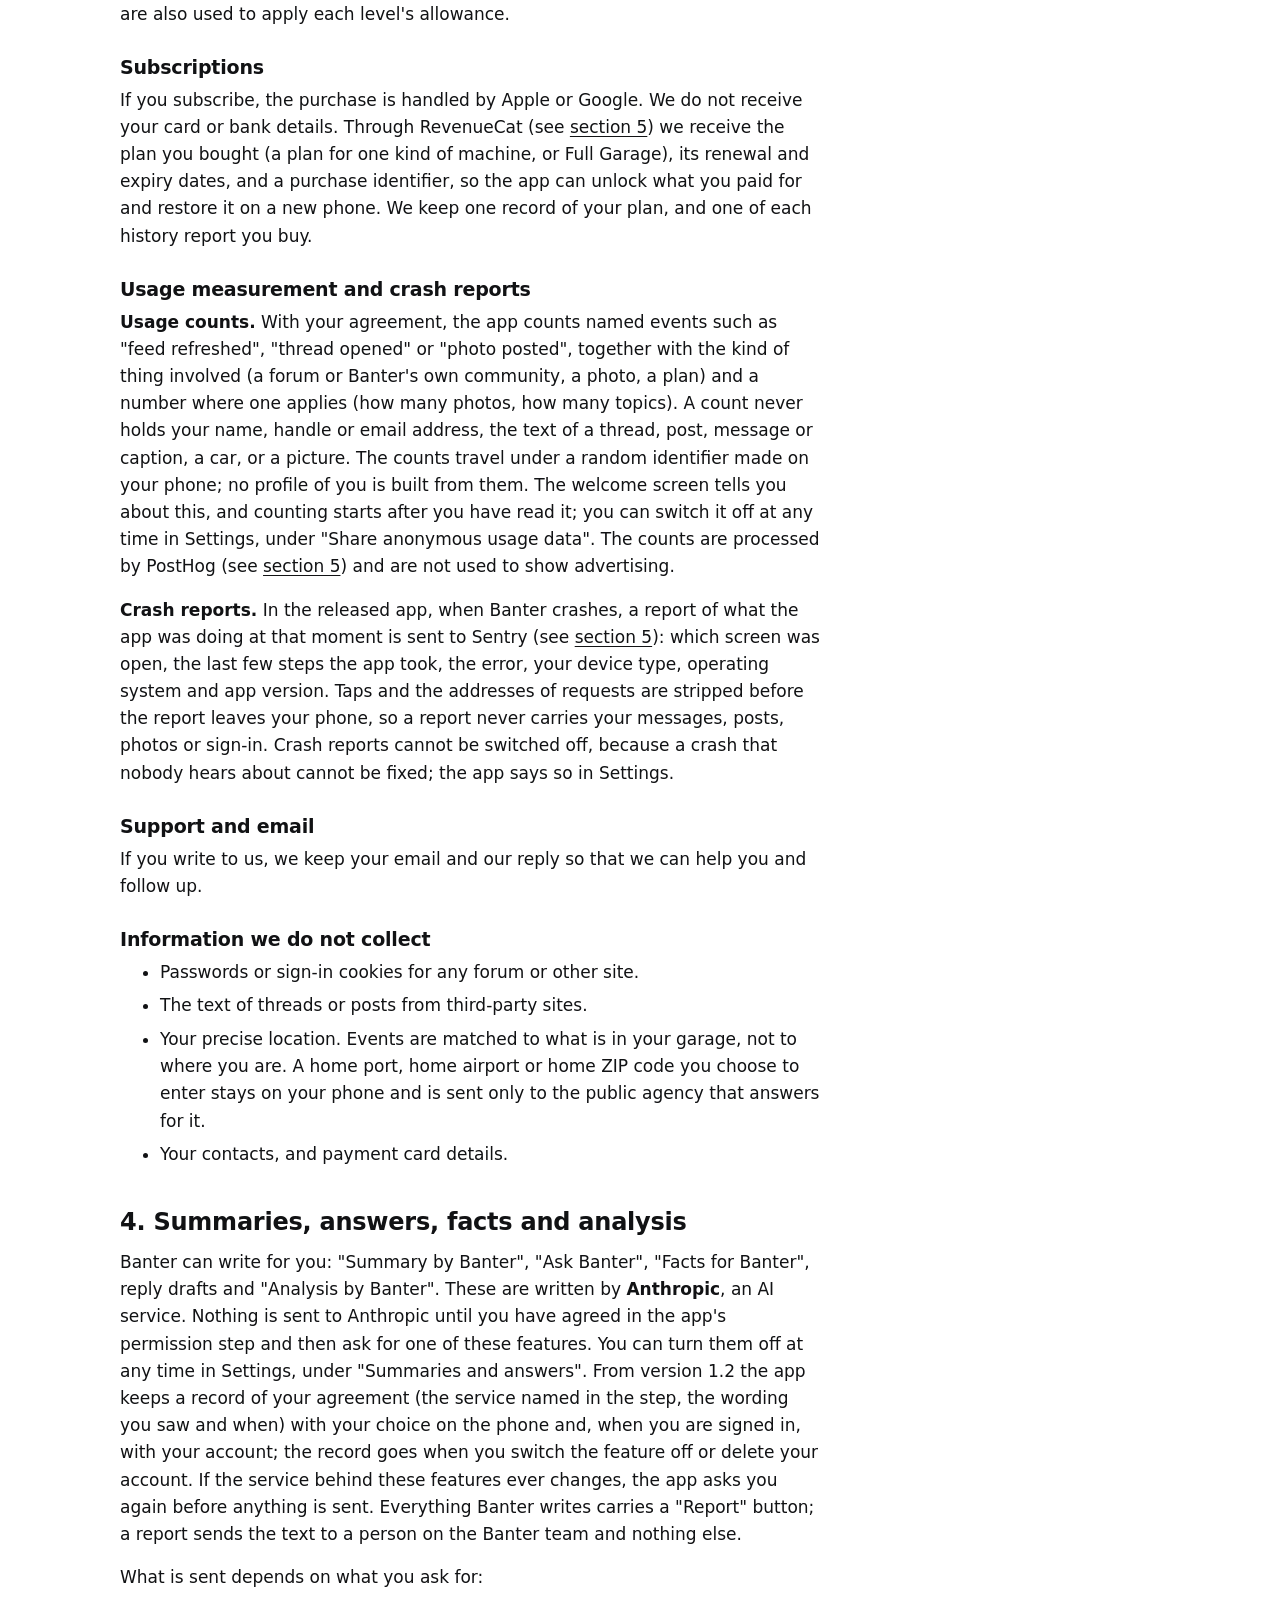
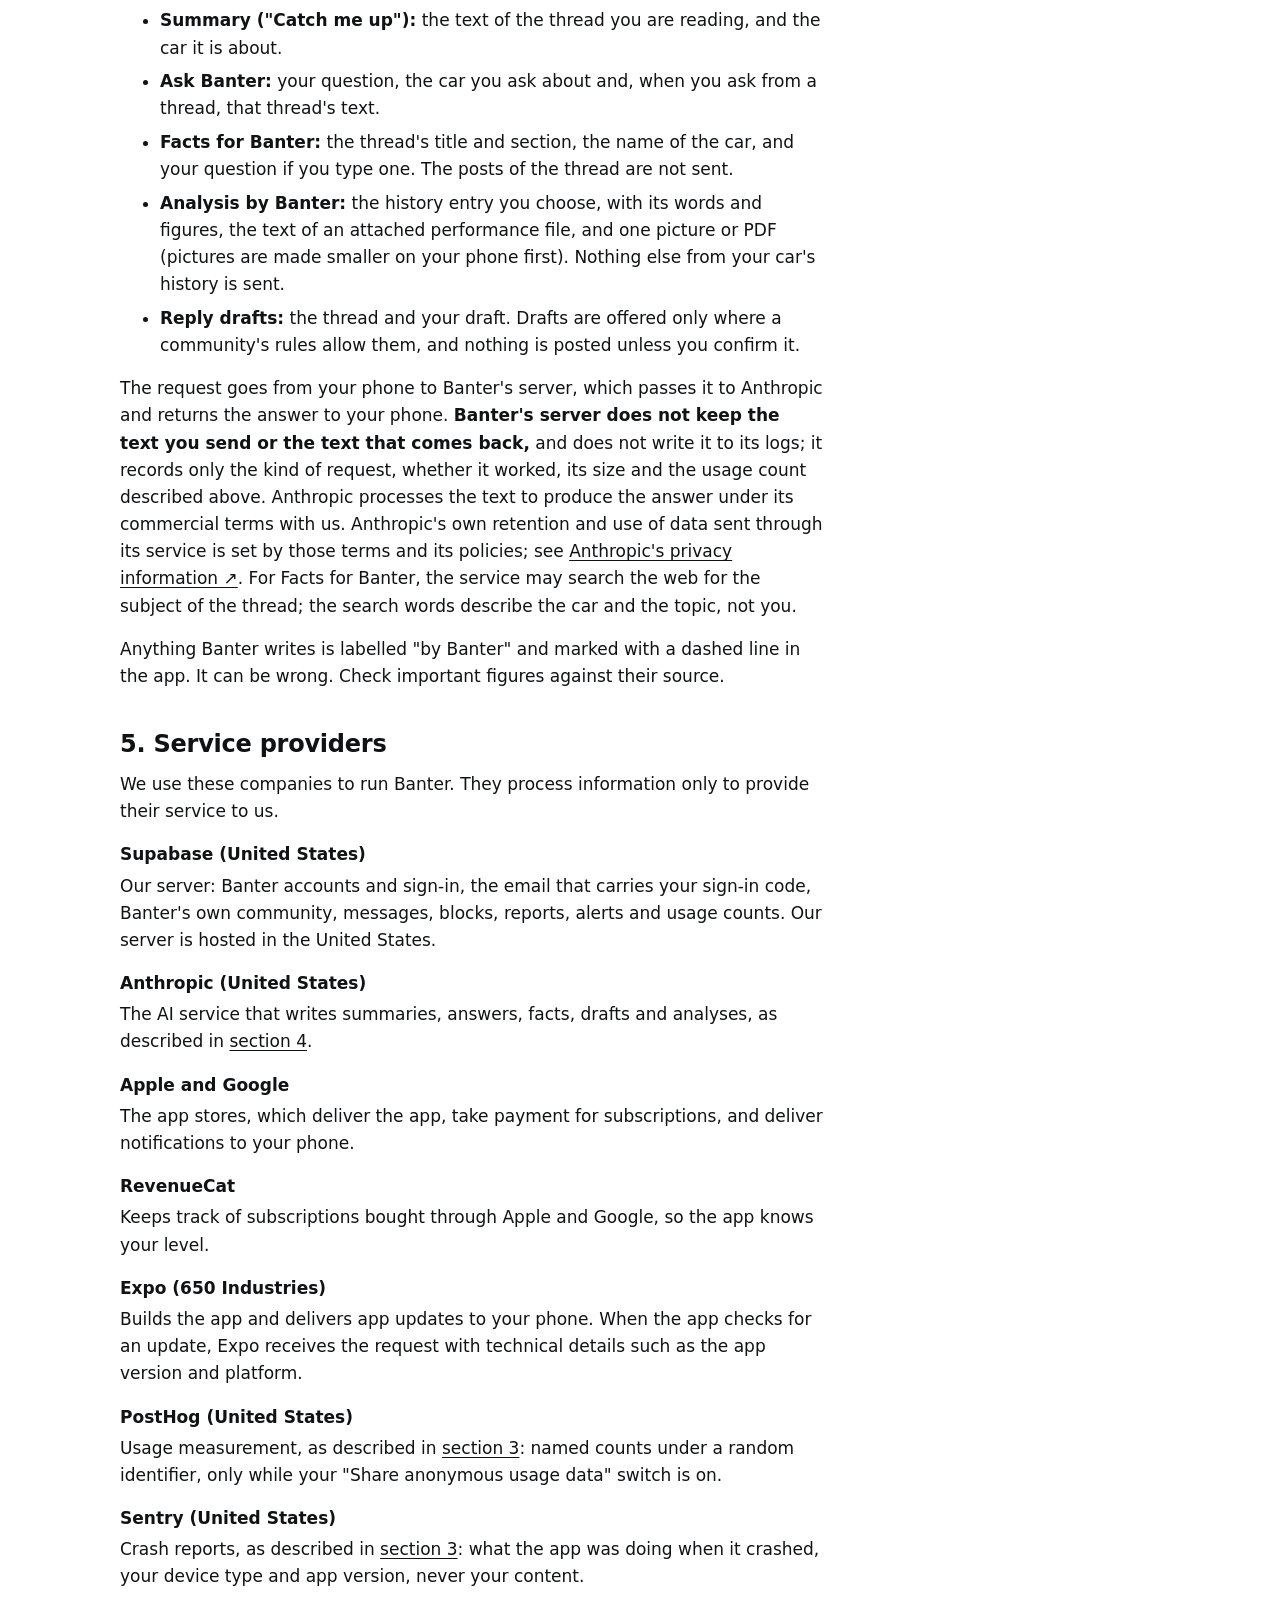
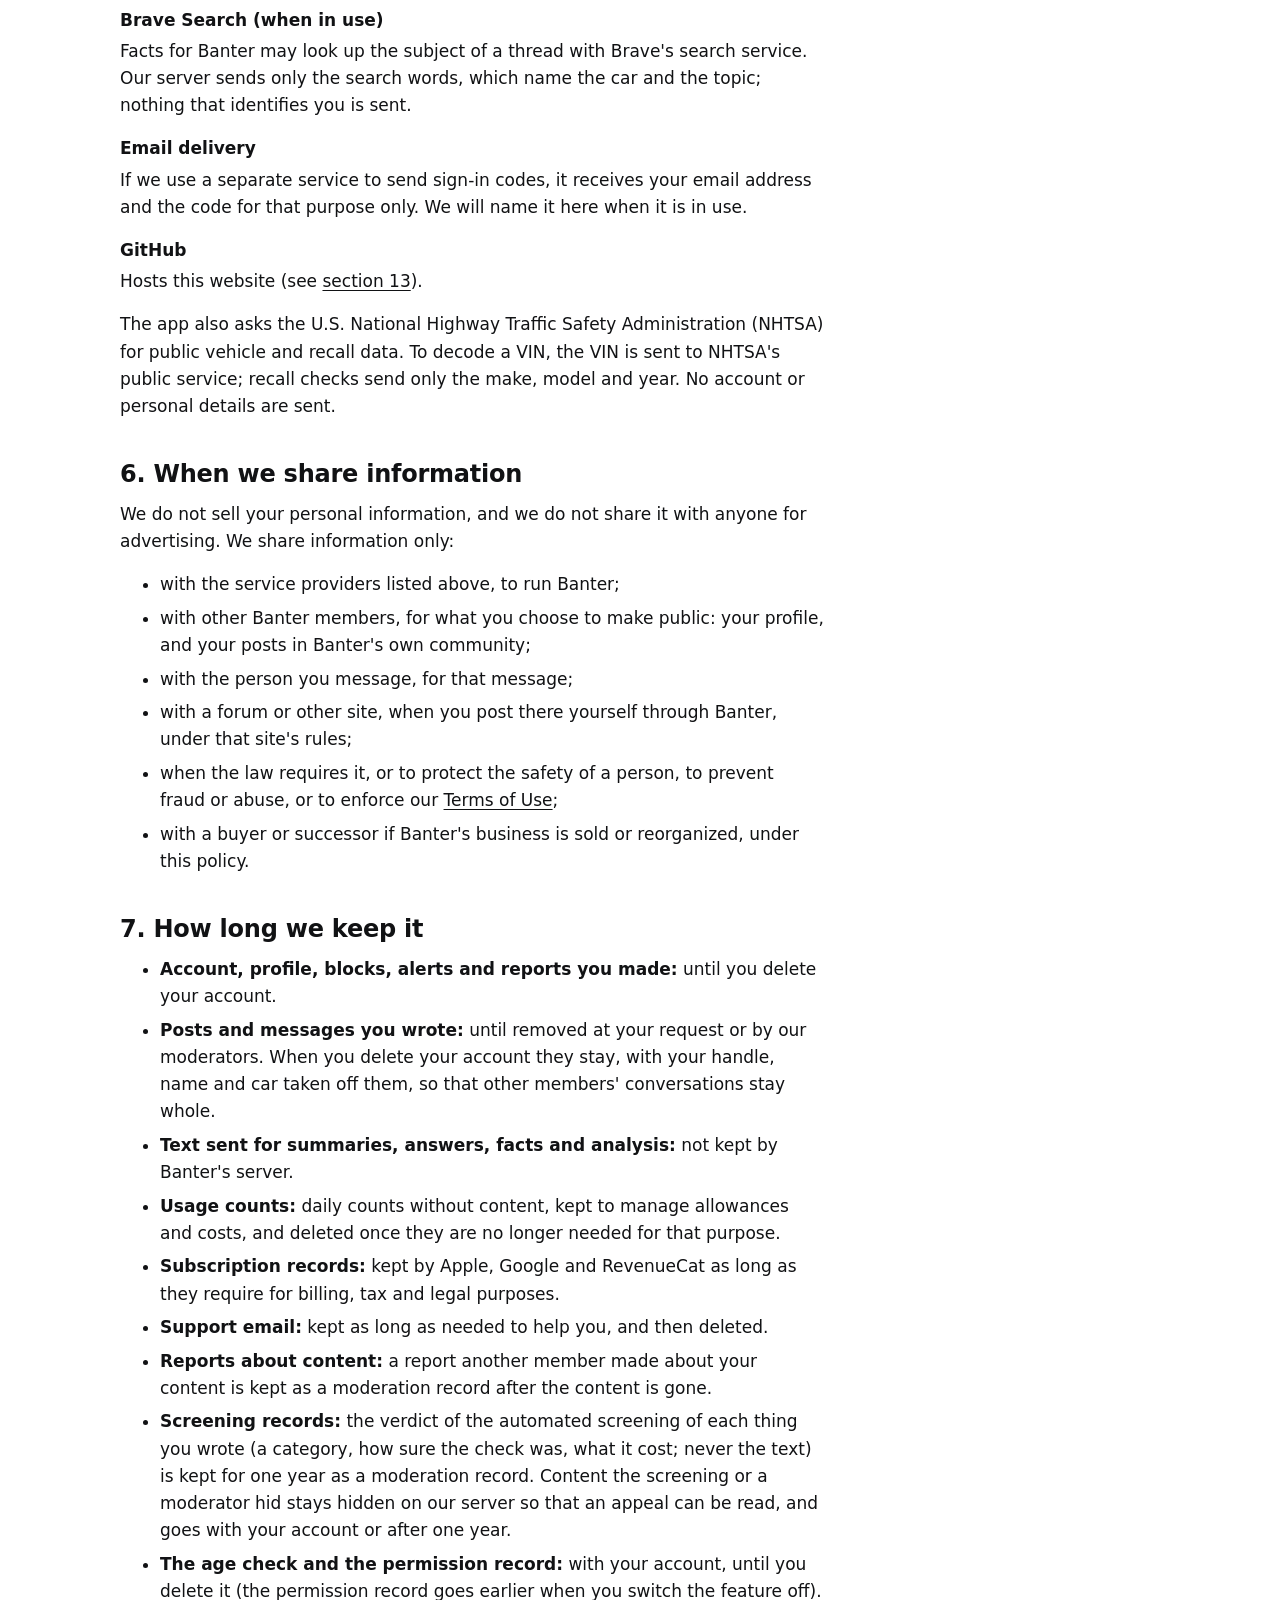
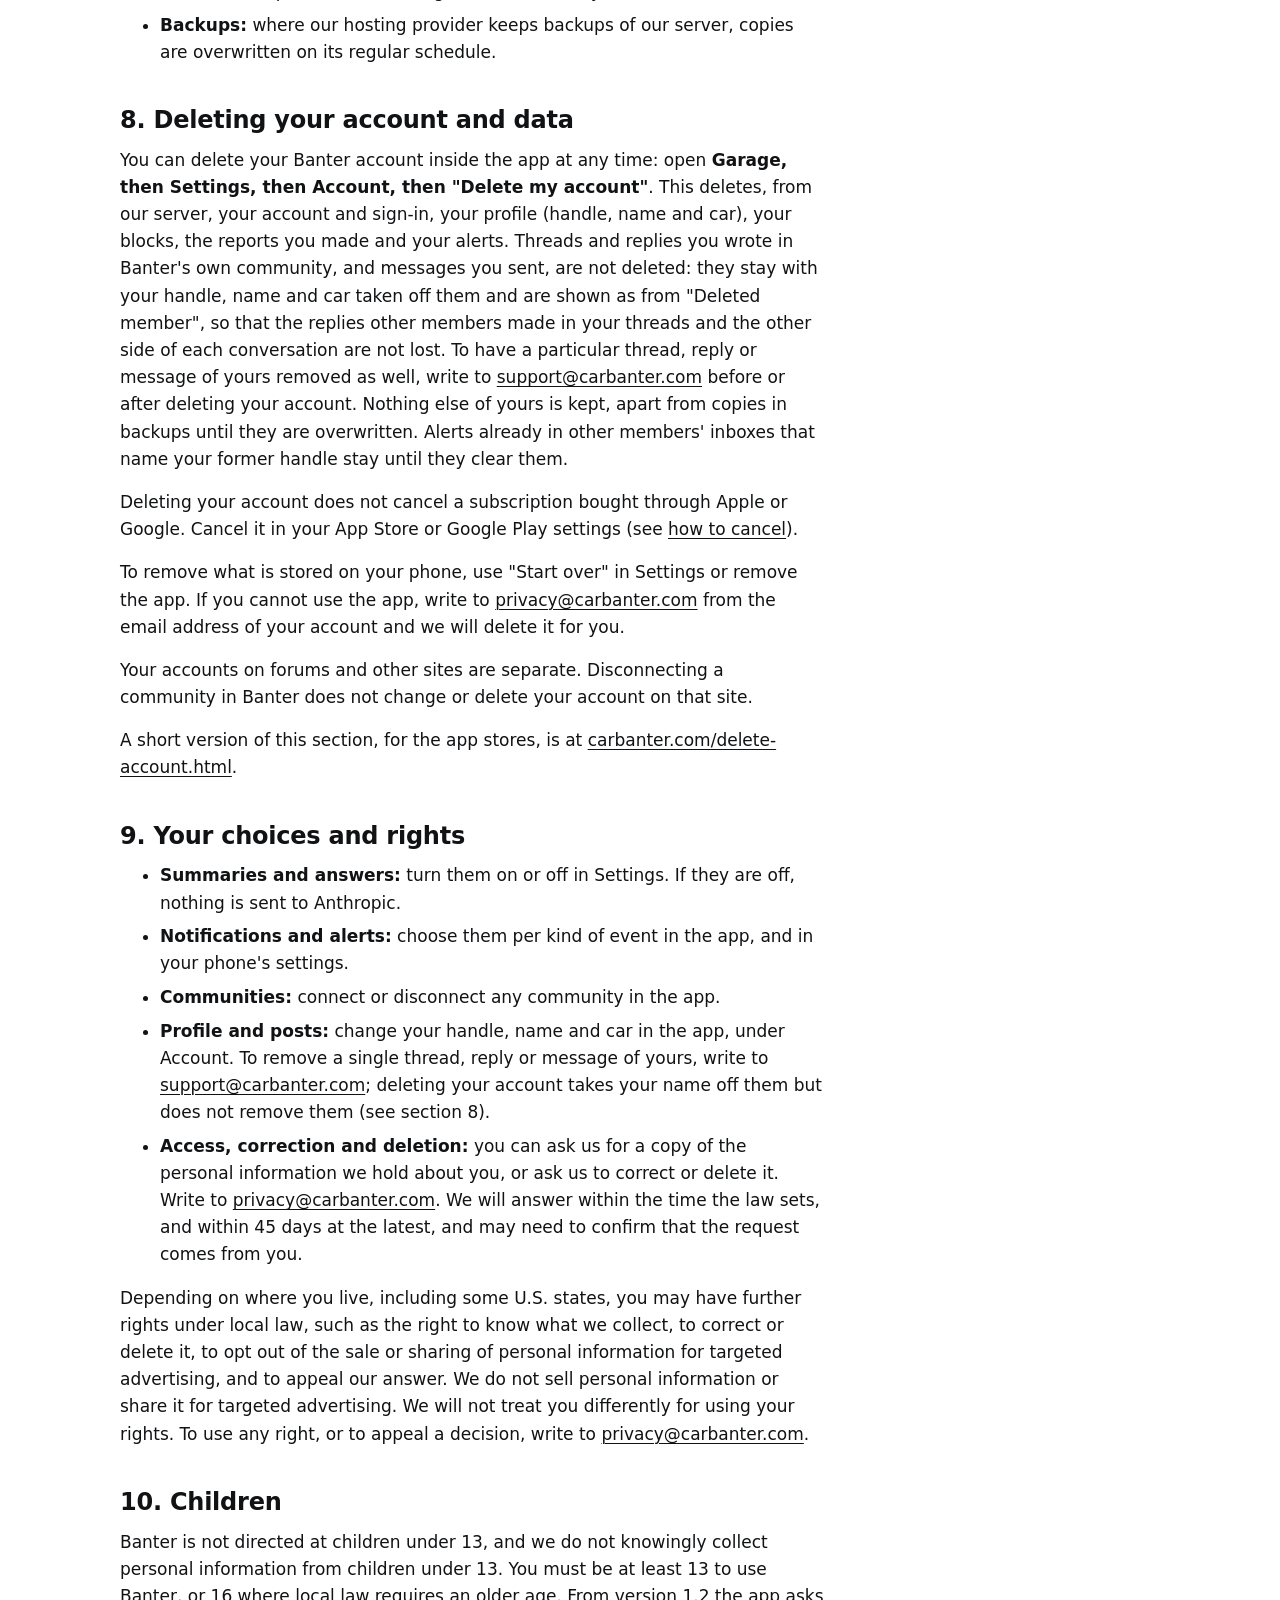
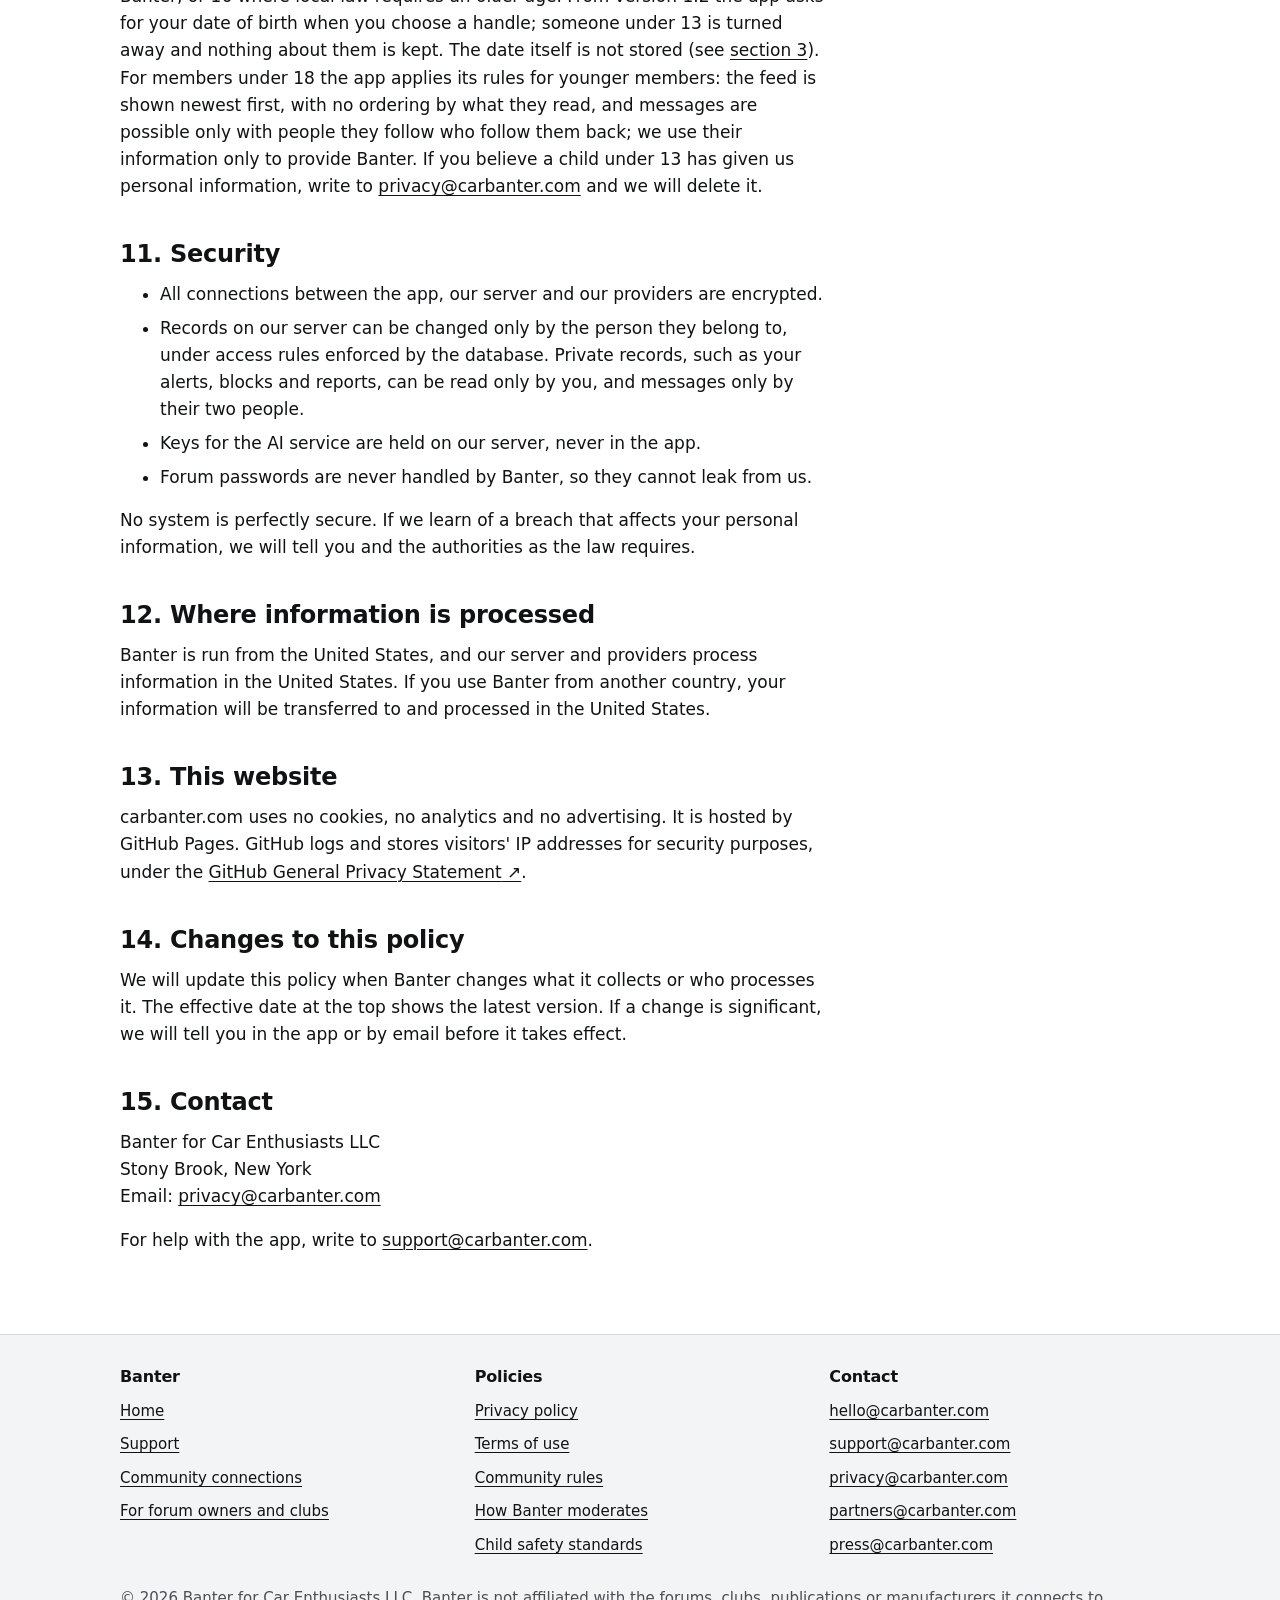
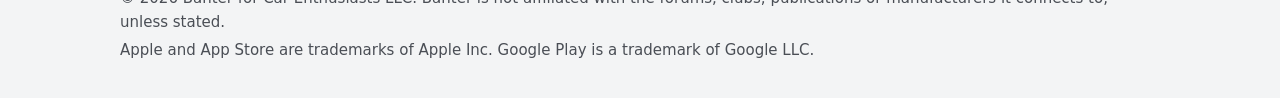
<file: privacy.html>
<!doctype html>
<html lang="en">
<head>
  <meta charset="utf-8">
  <meta name="viewport" content="width=device-width, initial-scale=1">
  <title>Privacy Policy | Banter</title>
  <meta name="description" content="What the Banter app collects, why, who processes it, how long it is kept and how to delete it.">
  <meta name="theme-color" content="#ffffff" media="(prefers-color-scheme: light)">
  <meta name="theme-color" content="#17181a" media="(prefers-color-scheme: dark)">
  <link rel="canonical" href="https://carbanter.com/privacy.html">
  <link rel="icon" href="data:image/svg+xml,%3Csvg xmlns='http://www.w3.org/2000/svg' viewBox='0 0 64 64'%3E%3Crect width='64' height='64' rx='10' fill='%2300663f'/%3E%3Crect x='5' y='5' width='54' height='54' rx='6' fill='none' stroke='%23fff' stroke-width='3'/%3E%3Ctext x='32' y='45' font-family='Arial,sans-serif' font-size='36' font-weight='700' text-anchor='middle' fill='%23fff'%3EB%3C/text%3E%3C/svg%3E">
  <link rel="stylesheet" href="styles.css">
</head>
<body>
  <a class="skip-link" href="#main">Skip to main content</a>

  <header class="site-header">
    <div class="wrap header-inner">
      <a class="brand" href="index.html" aria-label="Banter home"><span class="plate plate-brand">Banter</span></a>
      <nav aria-label="Main">
        <ul class="nav">
          <li><a href="index.html#features">Features</a></li>
          <li><a href="index.html#levels">Levels</a></li>
          <li><a href="support.html">Support</a></li>
          <li><a href="owners.html">For owners</a></li>
        </ul>
      </nav>
    </div>
  </header>

  <main id="main">
    <div class="page-head">
      <div class="wrap">
        <p class="plate">Privacy</p>
        <h1>Privacy Policy</h1>
        <p>Effective date: October 12, 2026. Updated October 18, 2026 for version 1.2 of the app (the date-of-birth question, the permission record, the screening of what you write), October 19, 2026 for version 1.3 (the five kinds of machine in the garage, the public tide, weather and alert data your phone reads, videos in the feed), and October 22, 2026 for version 1.4 (one membership with two levels; one record of your plan).</p>
      </div>
    </div>

    <div class="wrap">
      <article class="prose">
        <p>This policy explains what the Banter mobile app and this website collect, why, who processes it for us, how long it is kept, and the choices you have. Banter is operated by Banter for Car Enthusiasts LLC ("Banter", "we", "us"), Stony Brook, New York. If you have a question, write to <a href="mailto:privacy@carbanter.com">privacy@carbanter.com</a>.</p>

        <div class="note">
          <p><strong>In short</strong></p>
          <ul>
            <li>You sign in to each forum on that forum's own page. Banter never reads, stores or sends your forum passwords, and your forum sign-ins stay on your phone.</li>
            <li>Content from forums and other sites stays on your phone. Banter's server does not store it.</li>
            <li>When you ask for a summary, an answer, facts or an analysis, the text needed is sent to Anthropic, an AI service, only after you agree. Banter's server passes it on and does not keep it.</li>
            <li>We do not sell your personal information, do not share it for advertising, and show no advertising.</li>
            <li>You can delete your Banter account inside the app. Your personal information goes; posts and messages you wrote stay, shown as from "Deleted member".</li>
          </ul>
        </div>

        <nav class="toc" aria-labelledby="toc-title">
          <h2 id="toc-title">Contents</h2>
          <ol>
            <li><a href="#scope">Who this policy covers</a></li>
            <li><a href="#phone">What stays on your phone</a></li>
            <li><a href="#collect">What we collect and why</a></li>
            <li><a href="#ai">Summaries, answers, facts and analysis</a></li>
            <li><a href="#processors">Service providers</a></li>
            <li><a href="#sharing">When we share information</a></li>
            <li><a href="#retention">How long we keep it</a></li>
            <li><a href="#delete">Deleting your account and data</a></li>
            <li><a href="#choices">Your choices and rights</a></li>
            <li><a href="#children">Children</a></li>
            <li><a href="#security">Security</a></li>
            <li><a href="#location">Where information is processed</a></li>
            <li><a href="#website">This website</a></li>
            <li><a href="#changes">Changes to this policy</a></li>
            <li><a href="#contact">Contact</a></li>
          </ol>
        </nav>

        <h2 id="scope">1. Who this policy covers</h2>
        <p>This policy covers the Banter app for iPhone and Android and the website carbanter.com. It does not cover the forums, clubs, publications, video channels and other sites you open or connect through Banter. Each of those sites has its own privacy policy and terms, which apply when you use it, including when its pages are shown inside Banter. Banter holds five kinds of item (cars, motorcycles, RVs, boats and aircraft); everything in this policy applies to each kind alike.</p>

        <h2 id="phone">2. What stays on your phone</h2>
        <p>Much of Banter works on your phone alone. The following is stored on your phone and is not sent to Banter's server:</p>
        <ul>
          <li><strong>Your sign-ins to forums.</strong> You sign in on each community's own page, shown inside Banter by your phone's web engine. Banter does not see, read, store or transmit your password. The sign-in (the site's cookies) is kept by your phone's web engine and is never copied off your phone.</li>
          <li><strong>Threads, posts and pictures from forums and other sites,</strong> your read state, your drafts, the headlines from publications and the titles and preview pictures of new videos from the channels Banter lists.</li>
          <li><strong>Your garage:</strong> your cars, motorcycles, RVs, boats and aircraft, including the identification number if you enter one (a vehicle identification number, a hull identification number or a tail number), the kind, nicknames, photos, and any optional details you add, such as a boat's home port, an aircraft's home airport or a rig's home ZIP code. None of this is sent to Banter's server.</li>
          <li><strong>Its history:</strong> service, modification and inspection entries, oil reports, performance runs and any files you attach, for each thing you own.</li>
          <li><strong>Public data your phone reads for an item:</strong> recall notices, the tides at a home port, the latest weather report at a home airport, the active weather alerts for a home state, kept on the phone for a short while so the page opens quickly.</li>
          <li><strong>Your settings:</strong> display mode, alert choices, communities you connected, topics you follow, and the record of what you open and read that orders your feed. You can clear that record in the app.</li>
          <li><strong>Event reminders,</strong> which are scheduled by your phone itself.</li>
          <li><strong>Recent answers from Facts for Banter,</strong> kept for up to a week so a repeat question costs nothing.</li>
        </ul>
        <p>When Banter reads a community, the request goes from your phone directly to that site, inside your own signed-in session, one request at a time. Those sites receive what any visitor's phone sends, such as your network (IP) address, and handle it under their own policies. In the same way, your phone asks club calendars, publications and public services for public information: the U.S. National Highway Traffic Safety Administration (NHTSA) for recalls and vehicle identification numbers; the National Oceanic and Atmospheric Administration (NOAA) for the tides at a home port you enter; the Federal Aviation Administration's Aviation Weather Center for the weather report at a home airport you enter; the National Weather Service for the alerts of the state your home ZIP code is in; and YouTube's public channel feeds for the titles and preview pictures of new videos. A home port, airport or ZIP code travels to that agency as part of the request and nowhere else; the agency receives what any visitor's phone sends. Videos play on YouTube's own app or site, under Google's policies, never inside Banter.</p>
        <p>"Start over" in Settings removes your cars, connections and settings from the phone. Removing the app removes what Banter stored on the phone.</p>

        <h2 id="collect">3. What we collect and why</h2>

        <h3>Your Banter account</h3>
        <p>Reading needs no account. To post in Banter's own community, send messages or receive alerts, you create a Banter account with your email address. We email you a six-digit code to sign in; there is no Banter password. With your account we store:</p>
        <ul>
          <li>your email address, used to sign you in and to send messages about your account;</li>
          <li>your public profile: the handle and display name you choose and, if you add it, what you drive, ride, tow, sail or fly in your own words, and the badge of your highest plan, which names its kind. Your profile is visible to other people who use Banter;</li>
          <li>sign-in records kept by our sign-in service, such as when you last signed in and the network (IP) address used;</li>
          <li>from version 1.2: that you answered the date-of-birth question when you chose your handle and, if you were under 18 at the time, the day you turn 18. The date of birth itself is not stored. Someone under 13 is turned away and the sign-in made a moment before is removed again. Members under 18 see the feed newest first and can message only people they follow who follow them back.</li>
        </ul>
        <p>Like any server, ours records technical details of each request it receives, such as the time and the network address, in logs that our hosting provider keeps for a short period for security and troubleshooting.</p>

        <h3>Banter's own community and messages</h3>
        <p>When you post in Banter's own community, we store your threads and replies with your handle and the time. They can be read by anyone who uses Banter. When you message another member, we store the message so that only the two of you can read it. We also store:</p>
        <ul>
          <li>the people you block, so that they cannot message you;</li>
          <li>reports you make, with the reason you give, so that our moderators can review them;</li>
          <li>alerts about replies to your threads and new messages. An alert holds the other person's handle and the thread title, never the text of the reply or message.</li>
        </ul>

        <h3>Screening of what you write</h3>
        <p>Everything you write on Banter (threads, replies, photo posts and their pictures, comments and messages) is checked by an automated screening the moment you write it, so that content against the <a href="community.html">Community Rules</a> is kept from other members. A short list of words is refused before the post is saved. The rest is read by the same AI service that writes summaries (Anthropic, see <a href="#ai">section 4</a>), which answers with a category and how sure it is; your words and pictures are not kept by that service. We keep the screening's verdict and its cost as a moderation record (<a href="#retention">section 7</a>), never a copy of the content beyond your post or message itself. A message between two members is read by a person only when one of the two reports it or the screening flags it. How the screening decides, and how to appeal, is on <a href="moderation.html">How Banter moderates</a>.</p>

        <h3>Usage counts for summaries and answers</h3>
        <p>To keep the service fair and its cost under control, we count how many summaries, answers, fact lookups and analyses are requested each day. Each count is linked to a one-way fingerprint of a random identifier the app creates when it is installed; the count holds no text. Under Banter's levels, these counts are also used to apply each level's allowance.</p>

        <h3>Subscriptions</h3>
        <p>If you subscribe, the purchase is handled by Apple or Google. We do not receive your card or bank details. Through RevenueCat (see <a href="#processors">section 5</a>) we receive the plan you bought (a plan for one kind of machine, or Full Garage), its renewal and expiry dates, and a purchase identifier, so the app can unlock what you paid for and restore it on a new phone. We keep one record of your plan, and one of each history report you buy.</p>

        <h3>Usage measurement and crash reports</h3>
        <p><strong>Usage counts.</strong> With your agreement, the app counts named events such as "feed refreshed", "thread opened" or "photo posted", together with the kind of thing involved (a forum or Banter's own community, a photo, a plan) and a number where one applies (how many photos, how many topics). A count never holds your name, handle or email address, the text of a thread, post, message or caption, a car, or a picture. The counts travel under a random identifier made on your phone; no profile of you is built from them. The welcome screen tells you about this, and counting starts after you have read it; you can switch it off at any time in Settings, under "Share anonymous usage data". The counts are processed by PostHog (see <a href="#processors">section 5</a>) and are not used to show advertising.</p>
        <p><strong>Crash reports.</strong> In the released app, when Banter crashes, a report of what the app was doing at that moment is sent to Sentry (see <a href="#processors">section 5</a>): which screen was open, the last few steps the app took, the error, your device type, operating system and app version. Taps and the addresses of requests are stripped before the report leaves your phone, so a report never carries your messages, posts, photos or sign-in. Crash reports cannot be switched off, because a crash that nobody hears about cannot be fixed; the app says so in Settings.</p>

        <h3>Support and email</h3>
        <p>If you write to us, we keep your email and our reply so that we can help you and follow up.</p>

        <h3>Information we do not collect</h3>
        <ul>
          <li>Passwords or sign-in cookies for any forum or other site.</li>
          <li>The text of threads or posts from third-party sites.</li>
          <li>Your precise location. Events are matched to what is in your garage, not to where you are. A home port, home airport or home ZIP code you choose to enter stays on your phone and is sent only to the public agency that answers for it.</li>
          <li>Your contacts, and payment card details.</li>
        </ul>

        <h2 id="ai">4. Summaries, answers, facts and analysis</h2>
        <p>Banter can write for you: "Summary by Banter", "Ask Banter", "Facts for Banter", reply drafts and "Analysis by Banter". These are written by <strong>Anthropic</strong>, an AI service. Nothing is sent to Anthropic until you have agreed in the app's permission step and then ask for one of these features. You can turn them off at any time in Settings, under "Summaries and answers". From version 1.2 the app keeps a record of your agreement (the service named in the step, the wording you saw and when) with your choice on the phone and, when you are signed in, with your account; the record goes when you switch the feature off or delete your account. If the service behind these features ever changes, the app asks you again before anything is sent. Everything Banter writes carries a "Report" button; a report sends the text to a person on the Banter team and nothing else.</p>
        <p>What is sent depends on what you ask for:</p>
        <ul>
          <li><strong>Summary ("Catch me up"):</strong> the text of the thread you are reading, and the car it is about.</li>
          <li><strong>Ask Banter:</strong> your question, the car you ask about and, when you ask from a thread, that thread's text.</li>
          <li><strong>Facts for Banter:</strong> the thread's title and section, the name of the car, and your question if you type one. The posts of the thread are not sent.</li>
          <li><strong>Analysis by Banter:</strong> the history entry you choose, with its words and figures, the text of an attached performance file, and one picture or PDF (pictures are made smaller on your phone first). Nothing else from your car's history is sent.</li>
          <li><strong>Reply drafts:</strong> the thread and your draft. Drafts are offered only where a community's rules allow them, and nothing is posted unless you confirm it.</li>
        </ul>
        <p>The request goes from your phone to Banter's server, which passes it to Anthropic and returns the answer to your phone. <strong>Banter's server does not keep the text you send or the text that comes back,</strong> and does not write it to its logs; it records only the kind of request, whether it worked, its size and the usage count described above. Anthropic processes the text to produce the answer under its commercial terms with us. Anthropic's own retention and use of data sent through its service is set by those terms and its policies; see <a class="ext" href="https://www.anthropic.com/legal/privacy">Anthropic's privacy information</a>. For Facts for Banter, the service may search the web for the subject of the thread; the search words describe the car and the topic, not you.</p>
        <p>Anything Banter writes is labelled "by Banter" and marked with a dashed line in the app. It can be wrong. Check important figures against their source.</p>

        <h2 id="processors">5. Service providers</h2>
        <p>We use these companies to run Banter. They process information only to provide their service to us.</p>
        <dl class="terms-list">
          <dt>Supabase (United States)</dt>
          <dd>Our server: Banter accounts and sign-in, the email that carries your sign-in code, Banter's own community, messages, blocks, reports, alerts and usage counts. Our server is hosted in the United States.</dd>
          <dt>Anthropic (United States)</dt>
          <dd>The AI service that writes summaries, answers, facts, drafts and analyses, as described in <a href="#ai">section 4</a>.</dd>
          <dt>Apple and Google</dt>
          <dd>The app stores, which deliver the app, take payment for subscriptions, and deliver notifications to your phone.</dd>
          <dt>RevenueCat</dt>
          <dd>Keeps track of subscriptions bought through Apple and Google, so the app knows your level.</dd>
          <dt>Expo (650 Industries)</dt>
          <dd>Builds the app and delivers app updates to your phone. When the app checks for an update, Expo receives the request with technical details such as the app version and platform.</dd>
          <dt>PostHog (United States)</dt>
          <dd>Usage measurement, as described in <a href="#collect">section 3</a>: named counts under a random identifier, only while your "Share anonymous usage data" switch is on.</dd>
          <dt>Sentry (United States)</dt>
          <dd>Crash reports, as described in <a href="#collect">section 3</a>: what the app was doing when it crashed, your device type and app version, never your content.</dd>
          <dt>Brave Search (when in use)</dt>
          <dd>Facts for Banter may look up the subject of a thread with Brave's search service. Our server sends only the search words, which name the car and the topic; nothing that identifies you is sent.</dd>
          <dt>Email delivery</dt>
          <dd>If we use a separate service to send sign-in codes, it receives your email address and the code for that purpose only. We will name it here when it is in use.</dd>
          <dt>GitHub</dt>
          <dd>Hosts this website (see <a href="#website">section 13</a>).</dd>
        </dl>
        <p>The app also asks the U.S. National Highway Traffic Safety Administration (NHTSA) for public vehicle and recall data. To decode a VIN, the VIN is sent to NHTSA's public service; recall checks send only the make, model and year. No account or personal details are sent.</p>

        <h2 id="sharing">6. When we share information</h2>
        <p>We do not sell your personal information, and we do not share it with anyone for advertising. We share information only:</p>
        <ul>
          <li>with the service providers listed above, to run Banter;</li>
          <li>with other Banter members, for what you choose to make public: your profile, and your posts in Banter's own community;</li>
          <li>with the person you message, for that message;</li>
          <li>with a forum or other site, when you post there yourself through Banter, under that site's rules;</li>
          <li>when the law requires it, or to protect the safety of a person, to prevent fraud or abuse, or to enforce our <a href="terms.html">Terms of Use</a>;</li>
          <li>with a buyer or successor if Banter's business is sold or reorganized, under this policy.</li>
        </ul>

        <h2 id="retention">7. How long we keep it</h2>
        <ul>
          <li><strong>Account, profile, blocks, alerts and reports you made:</strong> until you delete your account.</li>
          <li><strong>Posts and messages you wrote:</strong> until removed at your request or by our moderators. When you delete your account they stay, with your handle, name and car taken off them, so that other members' conversations stay whole.</li>
          <li><strong>Text sent for summaries, answers, facts and analysis:</strong> not kept by Banter's server.</li>
          <li><strong>Usage counts:</strong> daily counts without content, kept to manage allowances and costs, and deleted once they are no longer needed for that purpose.</li>
          <li><strong>Subscription records:</strong> kept by Apple, Google and RevenueCat as long as they require for billing, tax and legal purposes.</li>
          <li><strong>Support email:</strong> kept as long as needed to help you, and then deleted.</li>
          <li><strong>Reports about content:</strong> a report another member made about your content is kept as a moderation record after the content is gone.</li>
          <li><strong>Screening records:</strong> the verdict of the automated screening of each thing you wrote (a category, how sure the check was, what it cost; never the text) is kept for one year as a moderation record. Content the screening or a moderator hid stays hidden on our server so that an appeal can be read, and goes with your account or after one year.</li>
          <li><strong>The age check and the permission record:</strong> with your account, until you delete it (the permission record goes earlier when you switch the feature off).</li>
          <li><strong>Backups:</strong> where our hosting provider keeps backups of our server, copies are overwritten on its regular schedule.</li>
        </ul>

        <h2 id="delete">8. Deleting your account and data</h2>
        <p>You can delete your Banter account inside the app at any time: open <strong>Garage, then Settings, then Account, then "Delete my account"</strong>. This deletes, from our server, your account and sign-in, your profile (handle, name and car), your blocks, the reports you made and your alerts. Threads and replies you wrote in Banter's own community, and messages you sent, are not deleted: they stay with your handle, name and car taken off them and are shown as from "Deleted member", so that the replies other members made in your threads and the other side of each conversation are not lost. To have a particular thread, reply or message of yours removed as well, write to <a href="mailto:support@carbanter.com">support@carbanter.com</a> before or after deleting your account. Nothing else of yours is kept, apart from copies in backups until they are overwritten. Alerts already in other members' inboxes that name your former handle stay until they clear them.</p>
        <p>Deleting your account does not cancel a subscription bought through Apple or Google. Cancel it in your App Store or Google Play settings (see <a href="support.html#cancel">how to cancel</a>).</p>
        <p>To remove what is stored on your phone, use "Start over" in Settings or remove the app. If you cannot use the app, write to <a href="mailto:privacy@carbanter.com">privacy@carbanter.com</a> from the email address of your account and we will delete it for you.</p>
        <p>Your accounts on forums and other sites are separate. Disconnecting a community in Banter does not change or delete your account on that site.</p>
        <p>A short version of this section, for the app stores, is at <a href="delete-account.html">carbanter.com/delete-account.html</a>.</p>

        <h2 id="choices">9. Your choices and rights</h2>
        <ul>
          <li><strong>Summaries and answers:</strong> turn them on or off in Settings. If they are off, nothing is sent to Anthropic.</li>
          <li><strong>Notifications and alerts:</strong> choose them per kind of event in the app, and in your phone's settings.</li>
          <li><strong>Communities:</strong> connect or disconnect any community in the app.</li>
          <li><strong>Profile and posts:</strong> change your handle, name and car in the app, under Account. To remove a single thread, reply or message of yours, write to <a href="mailto:support@carbanter.com">support@carbanter.com</a>; deleting your account takes your name off them but does not remove them (see section 8).</li>
          <li><strong>Access, correction and deletion:</strong> you can ask us for a copy of the personal information we hold about you, or ask us to correct or delete it. Write to <a href="mailto:privacy@carbanter.com">privacy@carbanter.com</a>. We will answer within the time the law sets, and within 45 days at the latest, and may need to confirm that the request comes from you.</li>
        </ul>
        <p>Depending on where you live, including some U.S. states, you may have further rights under local law, such as the right to know what we collect, to correct or delete it, to opt out of the sale or sharing of personal information for targeted advertising, and to appeal our answer. We do not sell personal information or share it for targeted advertising. We will not treat you differently for using your rights. To use any right, or to appeal a decision, write to <a href="mailto:privacy@carbanter.com">privacy@carbanter.com</a>.</p>

        <h2 id="children">10. Children</h2>
        <p>Banter is not directed at children under 13, and we do not knowingly collect personal information from children under 13. You must be at least 13 to use Banter, or 16 where local law requires an older age. From version 1.2 the app asks for your date of birth when you choose a handle; someone under 13 is turned away and nothing about them is kept. The date itself is not stored (see <a href="#collect">section 3</a>). For members under 18 the app applies its rules for younger members: the feed is shown newest first, with no ordering by what they read, and messages are possible only with people they follow who follow them back; we use their information only to provide Banter. If you believe a child under 13 has given us personal information, write to <a href="mailto:privacy@carbanter.com">privacy@carbanter.com</a> and we will delete it.</p>

        <h2 id="security">11. Security</h2>
        <ul>
          <li>All connections between the app, our server and our providers are encrypted.</li>
          <li>Records on our server can be changed only by the person they belong to, under access rules enforced by the database. Private records, such as your alerts, blocks and reports, can be read only by you, and messages only by their two people.</li>
          <li>Keys for the AI service are held on our server, never in the app.</li>
          <li>Forum passwords are never handled by Banter, so they cannot leak from us.</li>
        </ul>
        <p>No system is perfectly secure. If we learn of a breach that affects your personal information, we will tell you and the authorities as the law requires.</p>

        <h2 id="location">12. Where information is processed</h2>
        <p>Banter is run from the United States, and our server and providers process information in the United States. If you use Banter from another country, your information will be transferred to and processed in the United States.</p>

        <h2 id="website">13. This website</h2>
        <p>carbanter.com uses no cookies, no analytics and no advertising. It is hosted by GitHub Pages. GitHub logs and stores visitors' IP addresses for security purposes, under the <a class="ext" href="https://docs.github.com/en/site-policy/privacy-policies/github-general-privacy-statement">GitHub General Privacy Statement</a>.</p>

        <h2 id="changes">14. Changes to this policy</h2>
        <p>We will update this policy when Banter changes what it collects or who processes it. The effective date at the top shows the latest version. If a change is significant, we will tell you in the app or by email before it takes effect.</p>

        <h2 id="contact">15. Contact</h2>
        <p>Banter for Car Enthusiasts LLC<br>Stony Brook, New York<br>Email: <a href="mailto:privacy@carbanter.com">privacy@carbanter.com</a></p>
        <p>For help with the app, write to <a href="mailto:support@carbanter.com">support@carbanter.com</a>.</p>
      </article>
    </div>
  </main>

  <footer class="site-footer">
    <div class="wrap">
      <div class="footer-grid">
        <nav aria-labelledby="footer-banter">
          <h2 class="footer-title" id="footer-banter">Banter</h2>
          <ul>
            <li><a href="index.html">Home</a></li>
            <li><a href="support.html">Support</a></li>
            <li><a href="status.html">Community connections</a></li>
            <li><a href="owners.html">For forum owners and clubs</a></li>
          </ul>
        </nav>
        <nav aria-labelledby="footer-policies">
          <h2 class="footer-title" id="footer-policies">Policies</h2>
          <ul>
            <li><a href="privacy.html" aria-current="page">Privacy policy</a></li>
            <li><a href="terms.html">Terms of use</a></li>
            <li><a href="community.html">Community rules</a></li>
            <li><a href="moderation.html">How Banter moderates</a></li>
            <li><a href="child-safety.html">Child safety standards</a></li>
          </ul>
        </nav>
        <div>
          <h2 class="footer-title">Contact</h2>
          <ul>
            <li><a href="mailto:hello@carbanter.com">hello@carbanter.com</a></li>
            <li><a href="mailto:support@carbanter.com">support@carbanter.com</a></li>
            <li><a href="mailto:privacy@carbanter.com">privacy@carbanter.com</a></li>
            <li><a href="mailto:partners@carbanter.com">partners@carbanter.com</a></li>
            <li><a href="mailto:press@carbanter.com">press@carbanter.com</a></li>
          </ul>
        </div>
      </div>
      <div class="legal-line">
        <p>&copy; 2026 Banter for Car Enthusiasts LLC. Banter is not affiliated with the forums, clubs, publications or manufacturers it connects to, unless stated.</p>
        <p>Apple and App Store are trademarks of Apple Inc. Google Play is a trademark of Google LLC.</p>
      </div>
    </div>
  </footer>
</body>
</html>
</file>
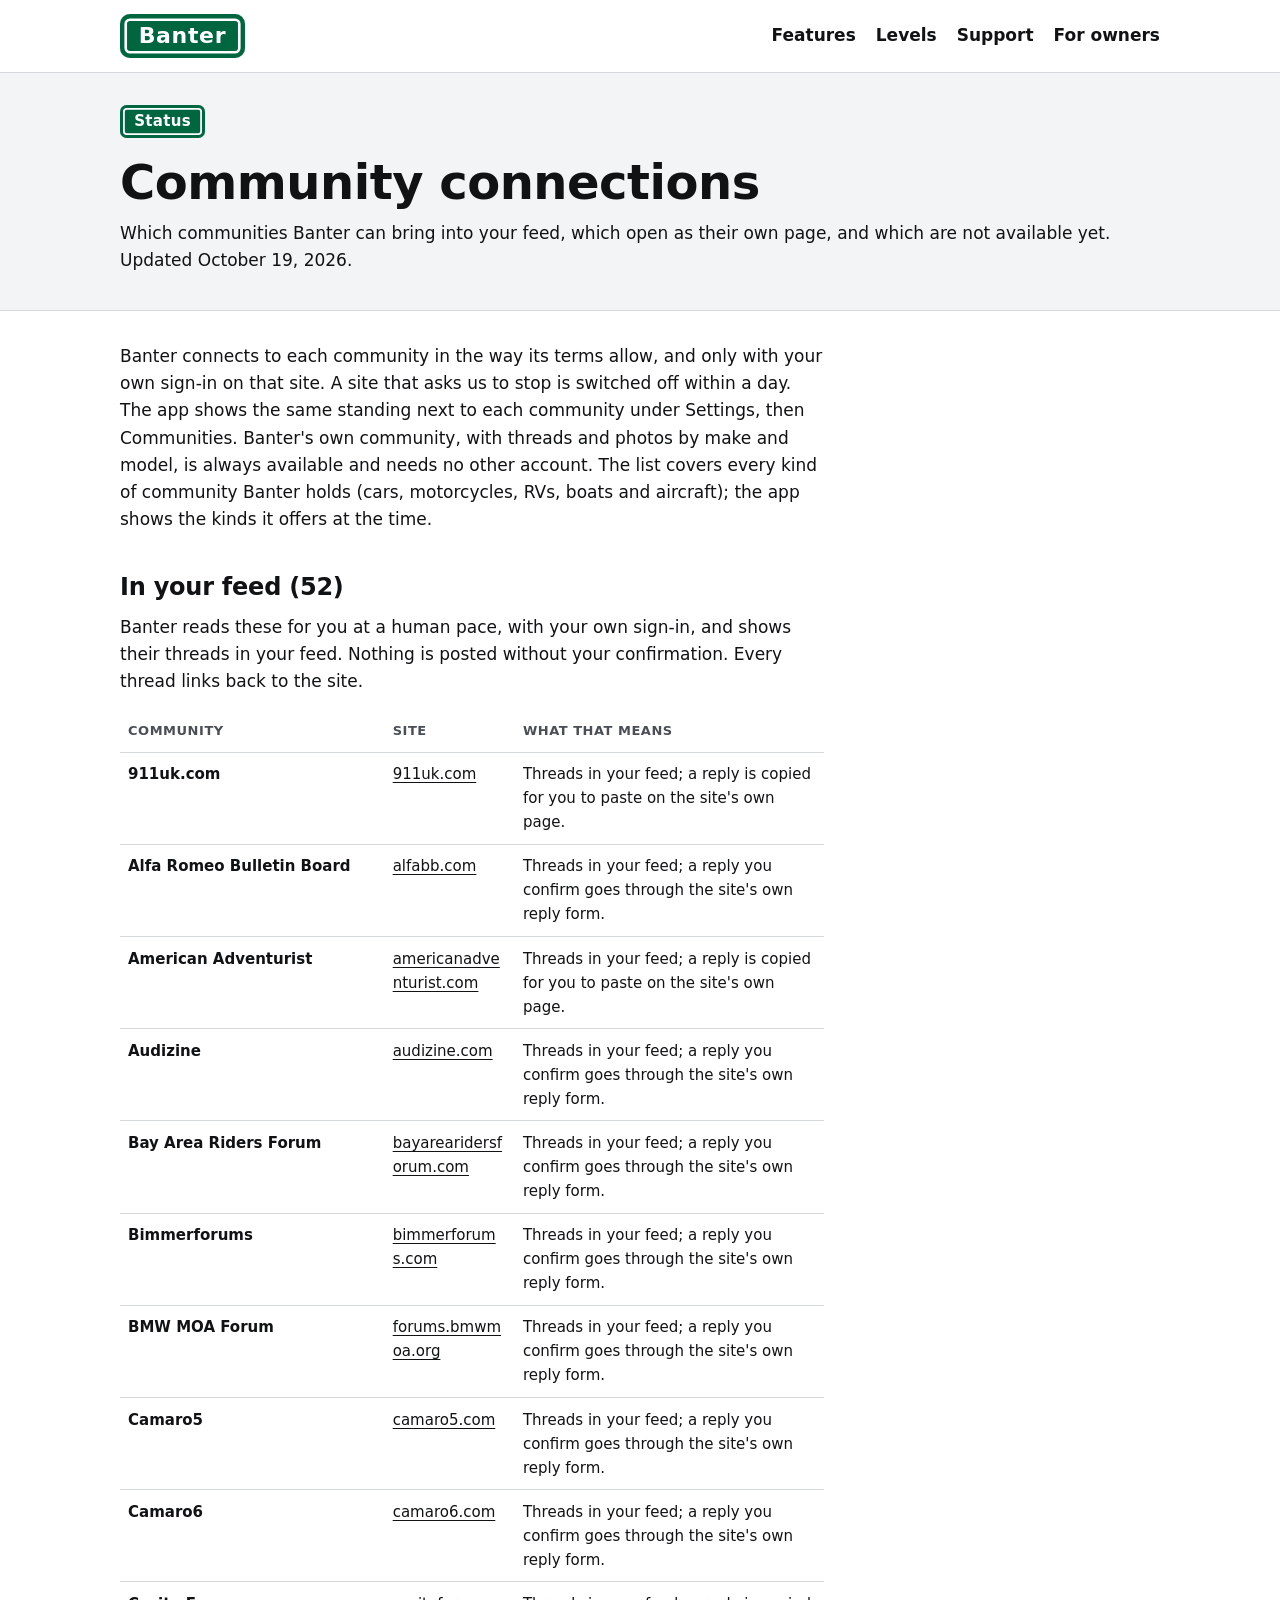
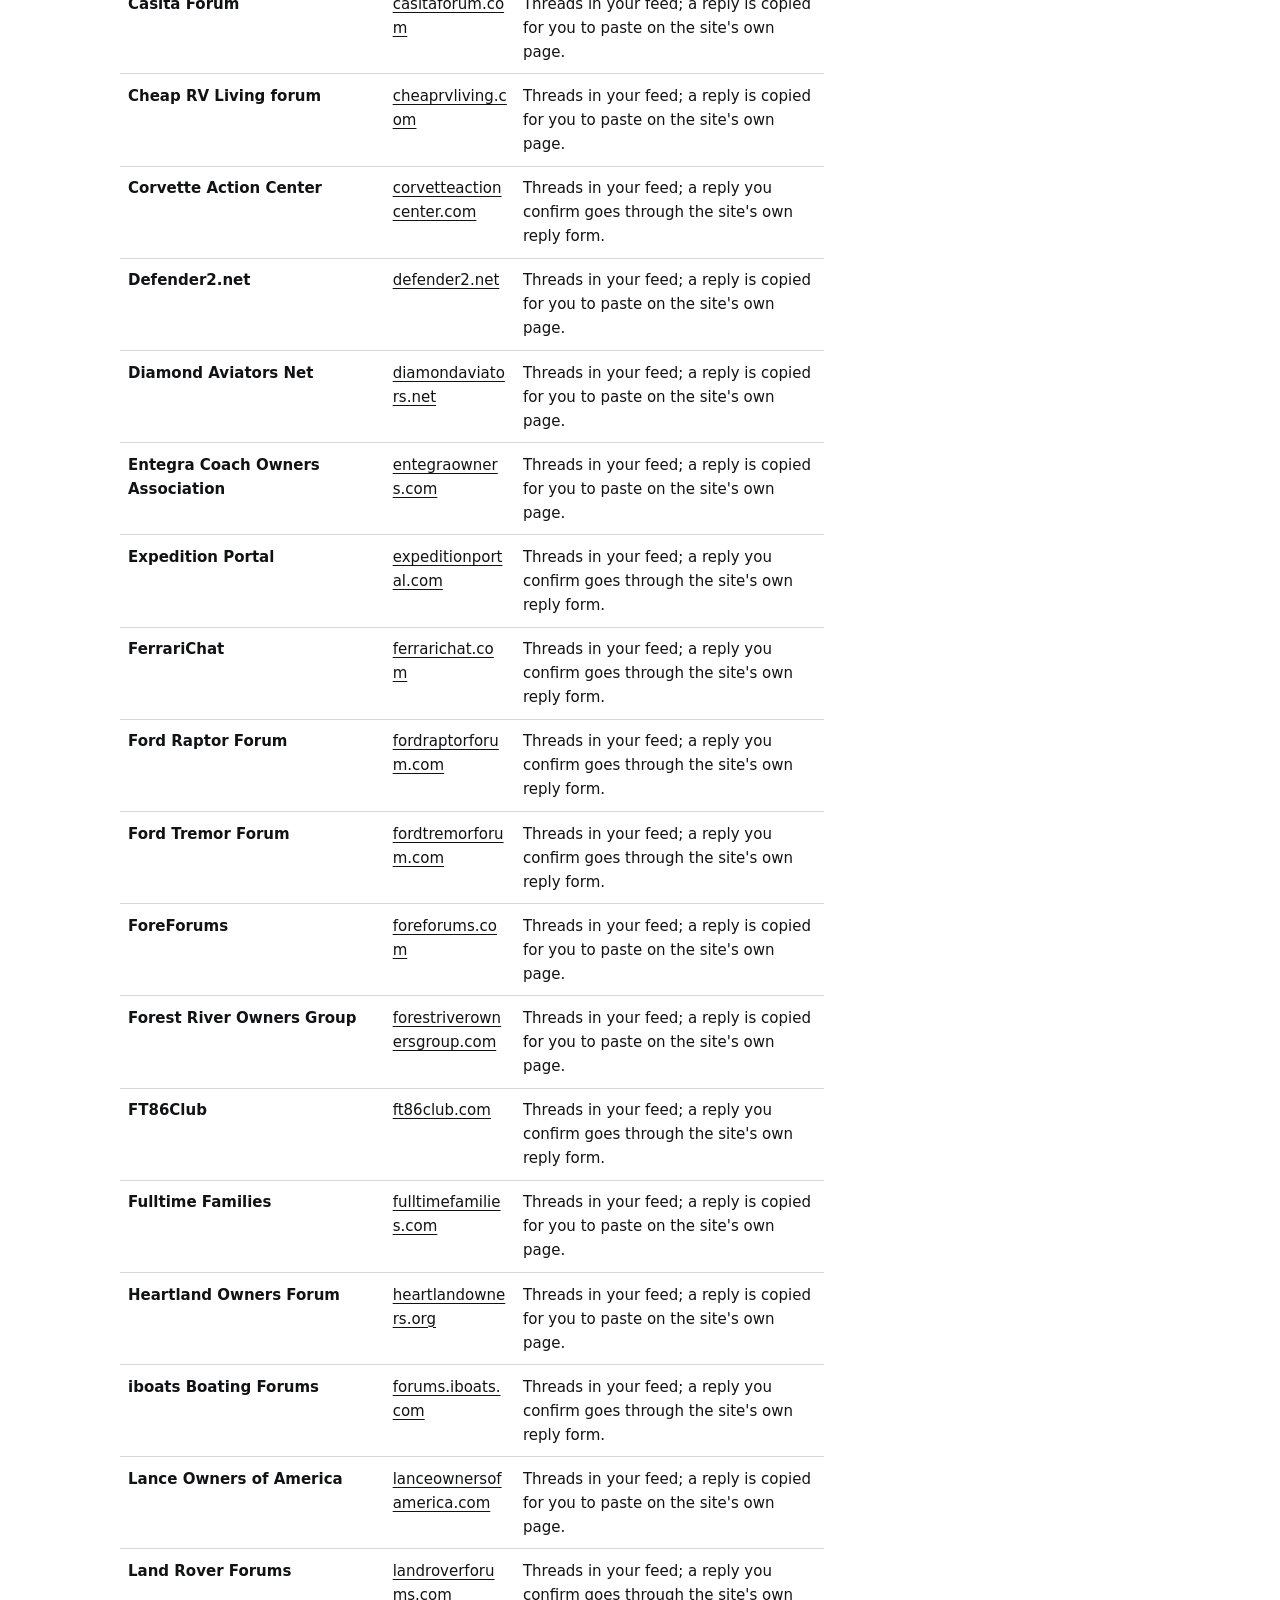
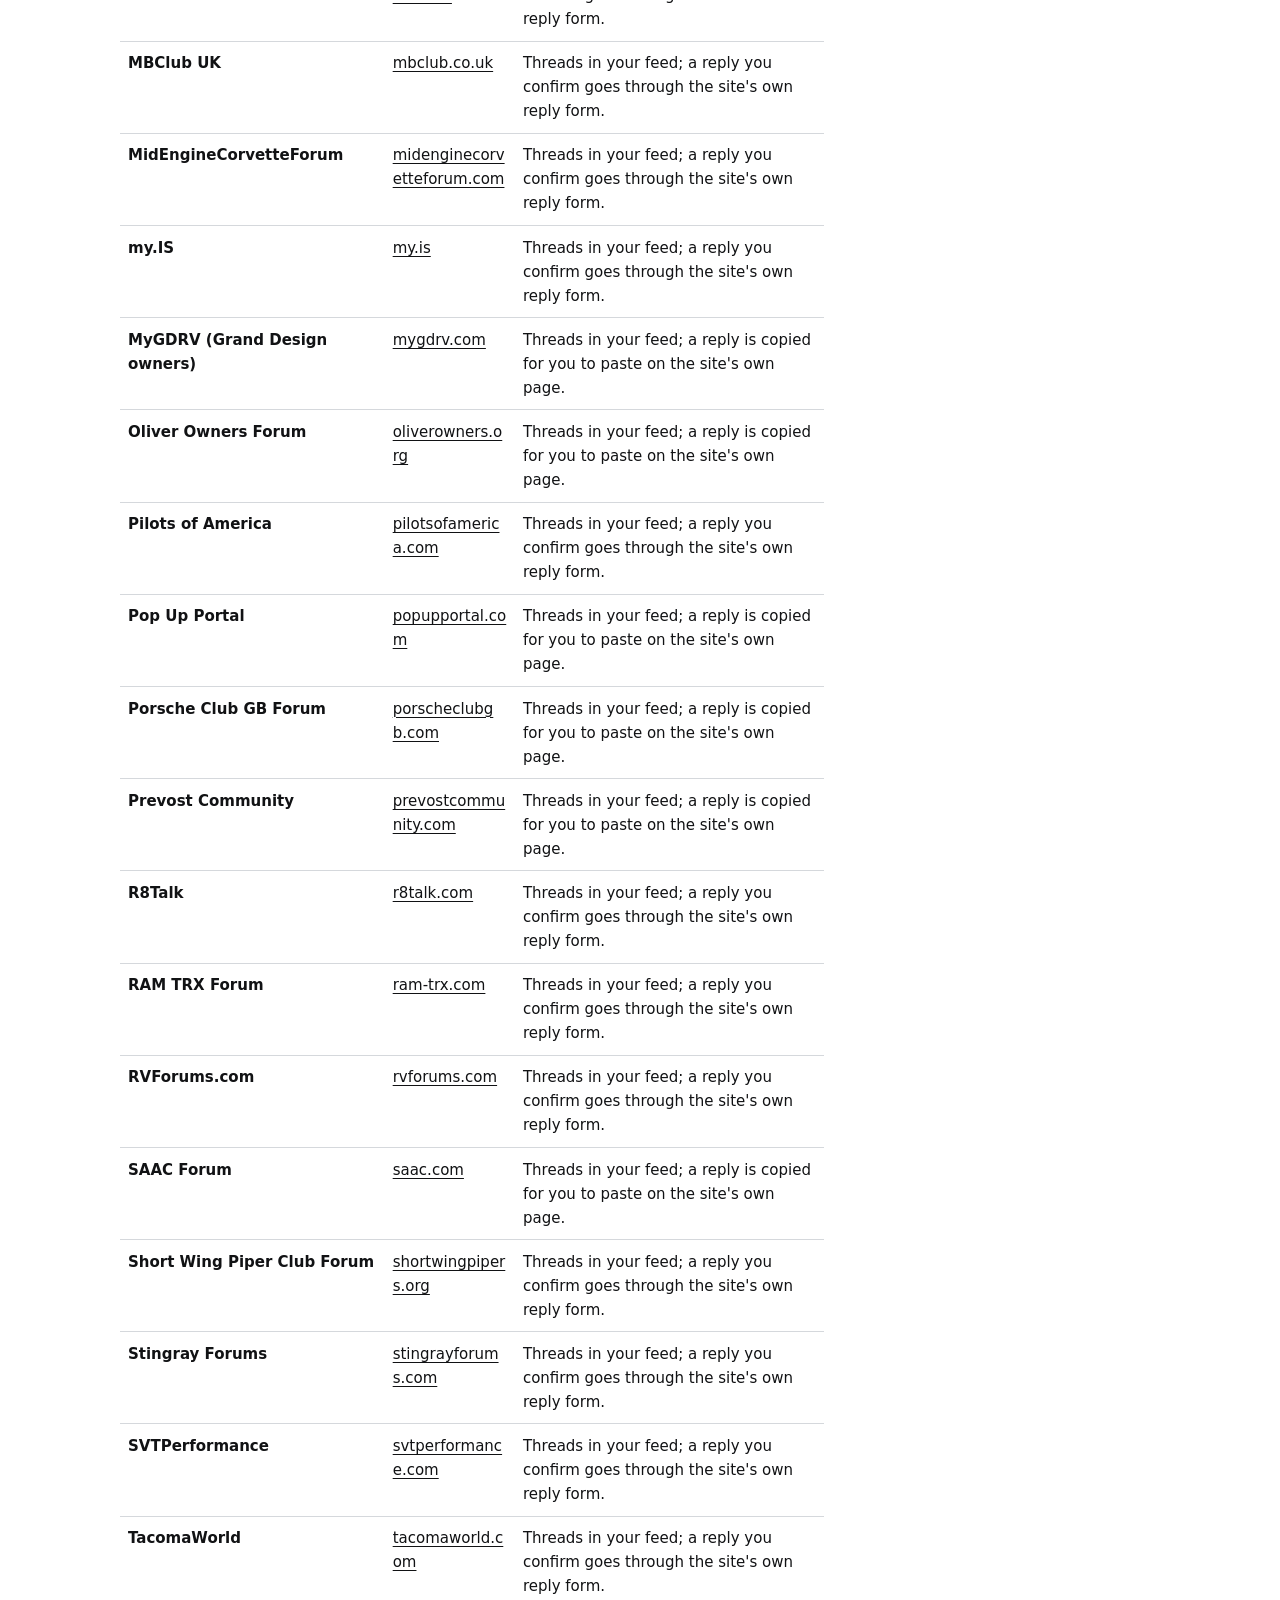
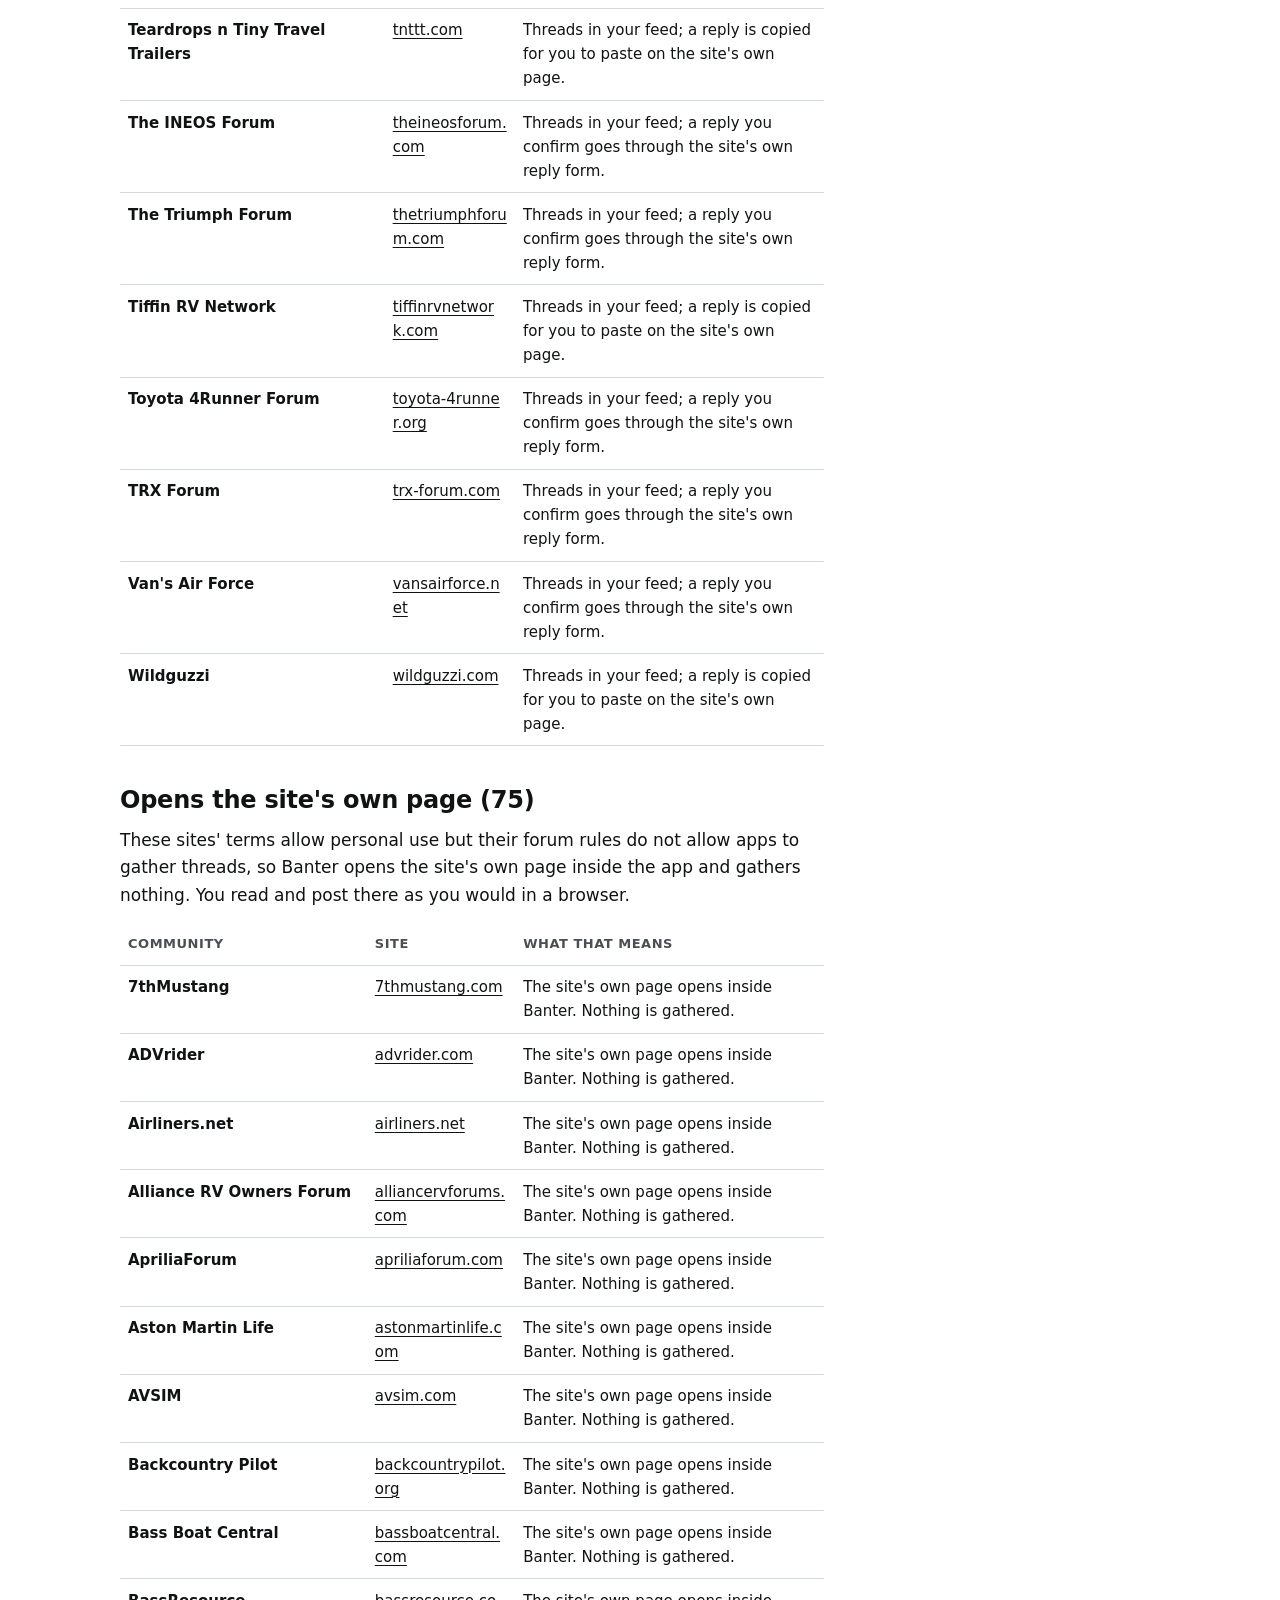
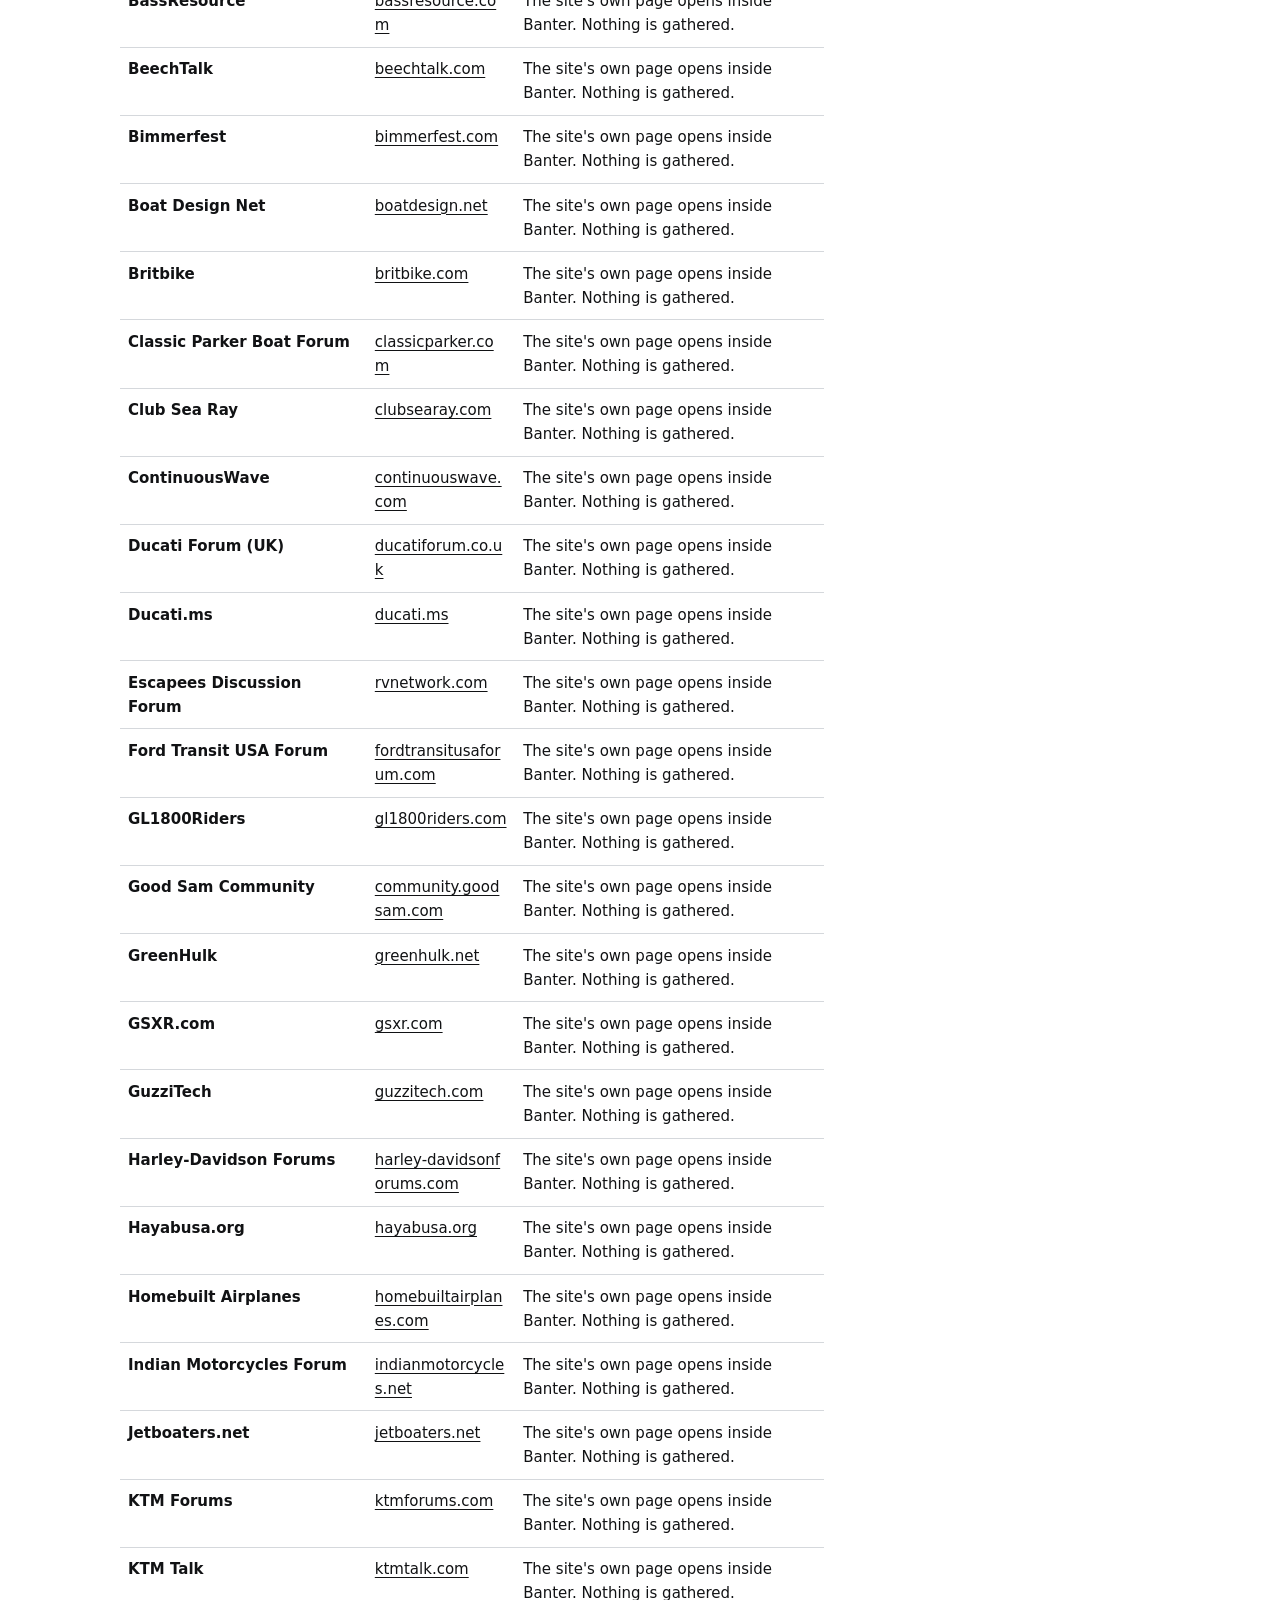
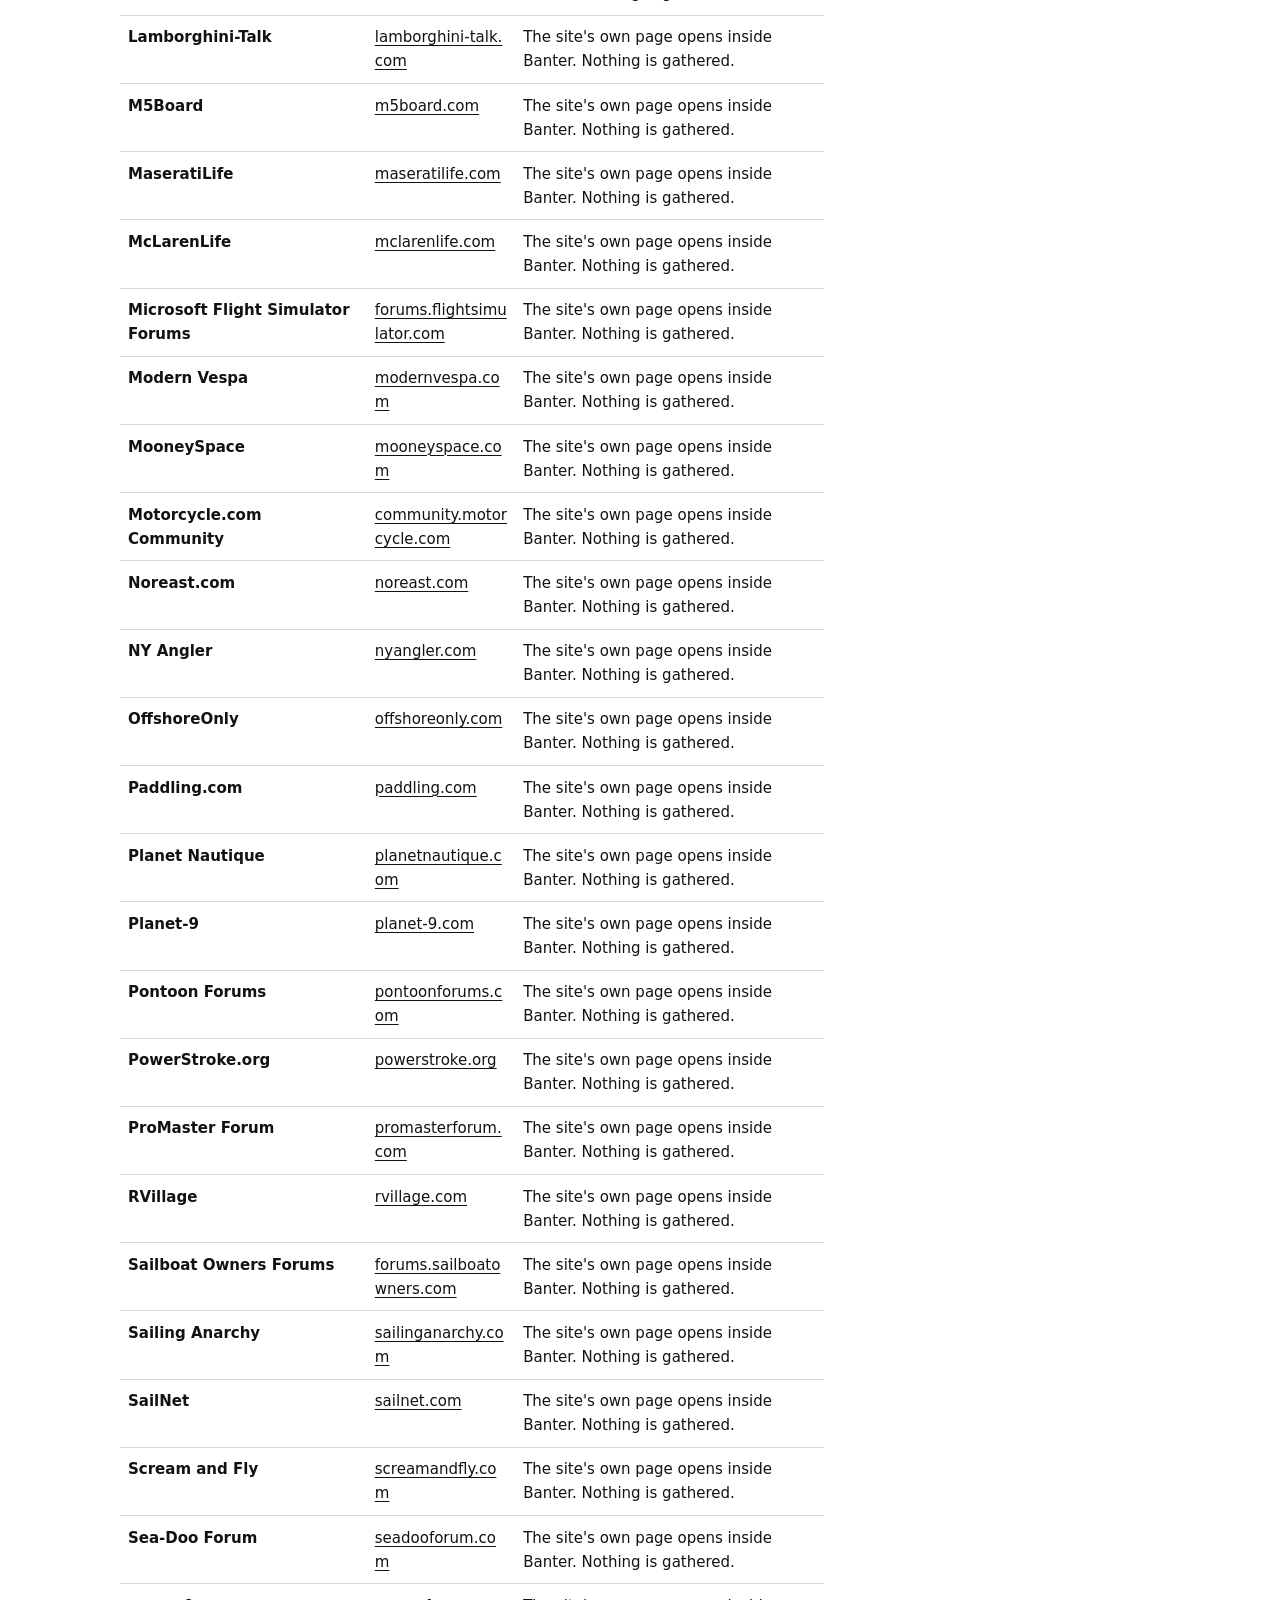
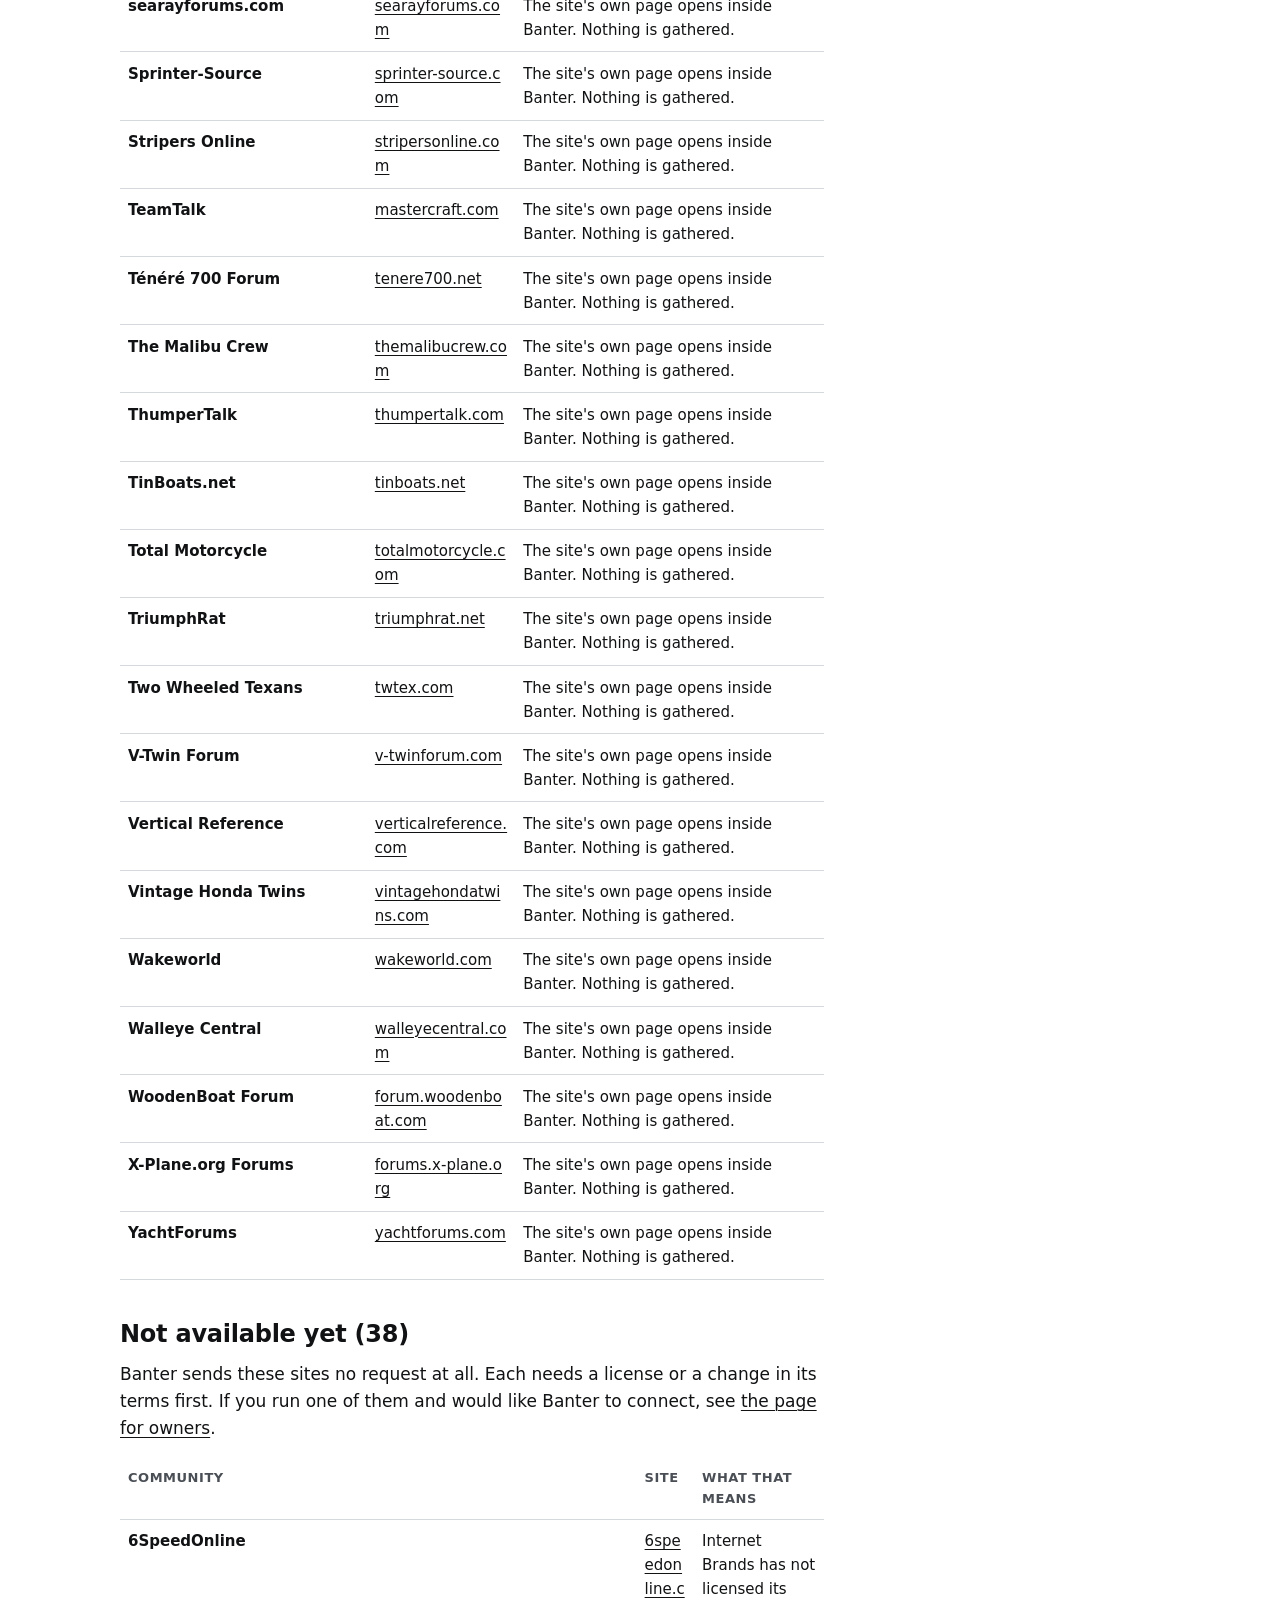
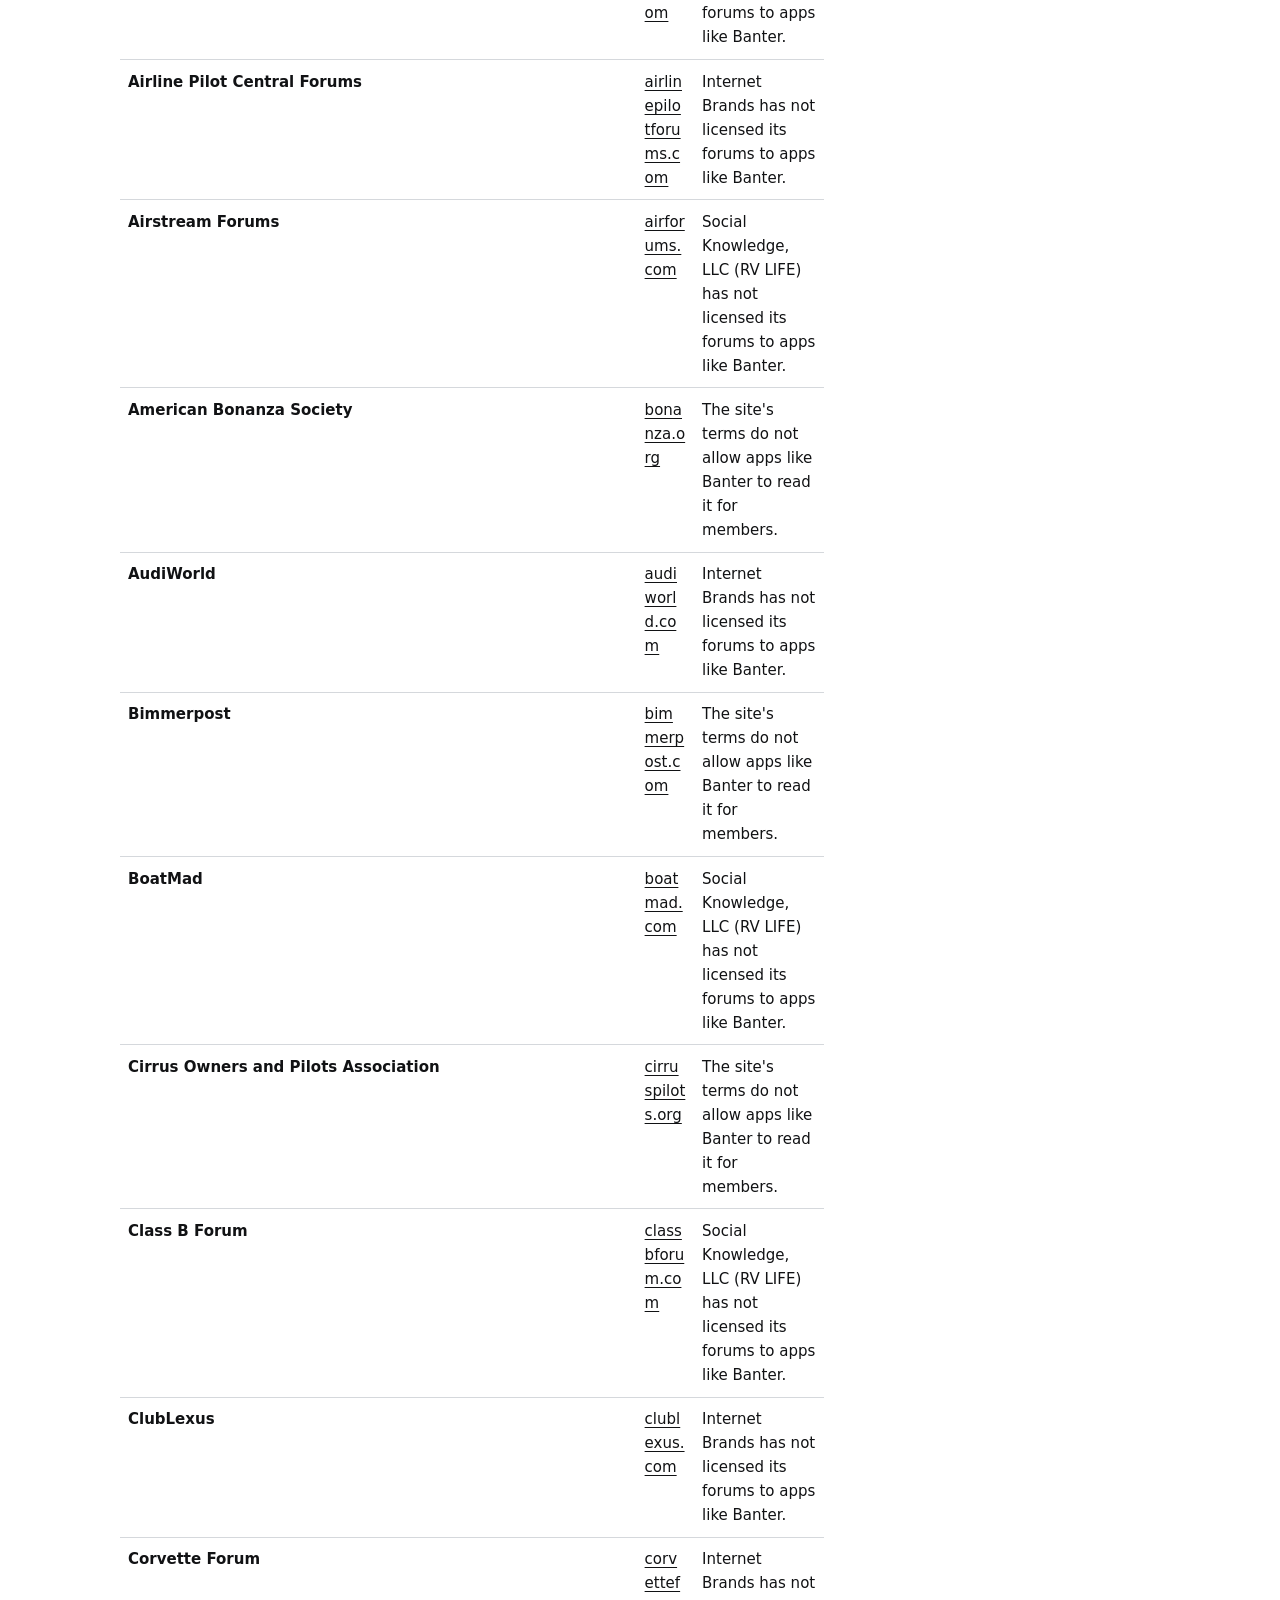
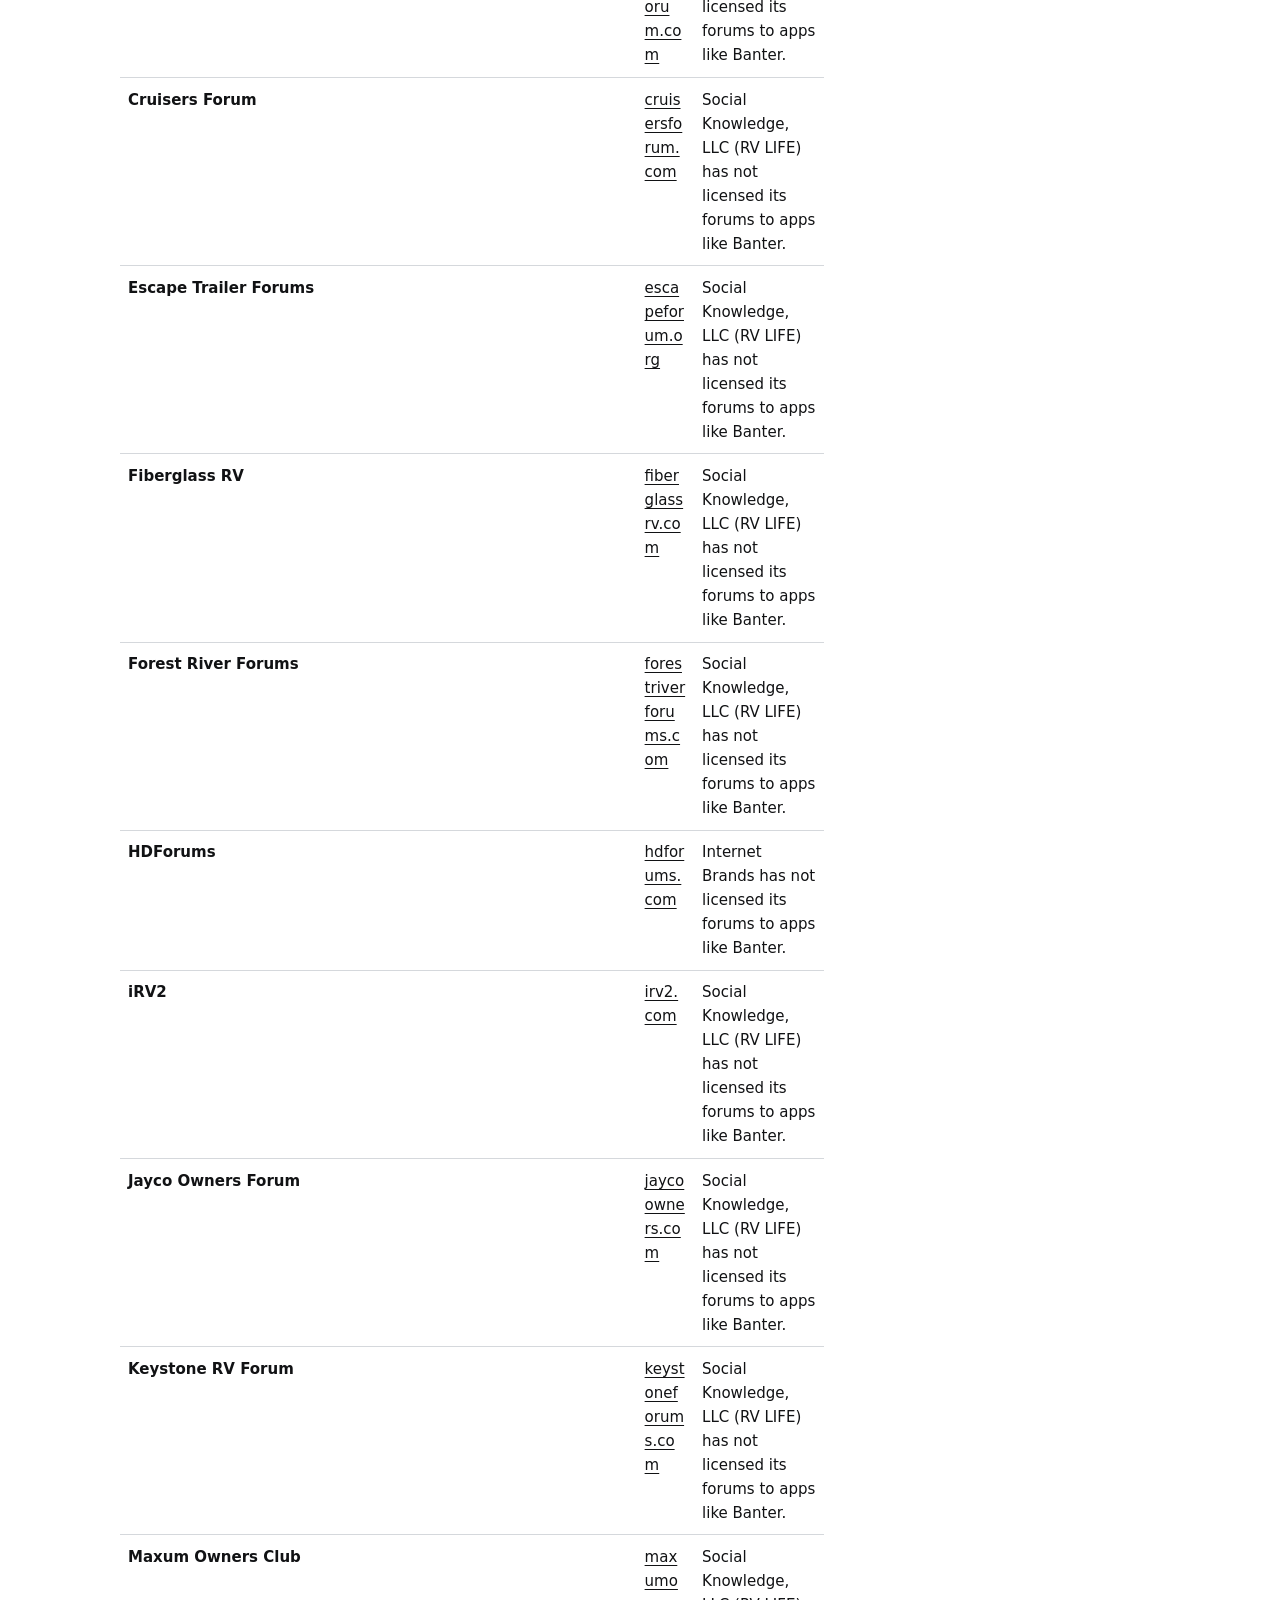
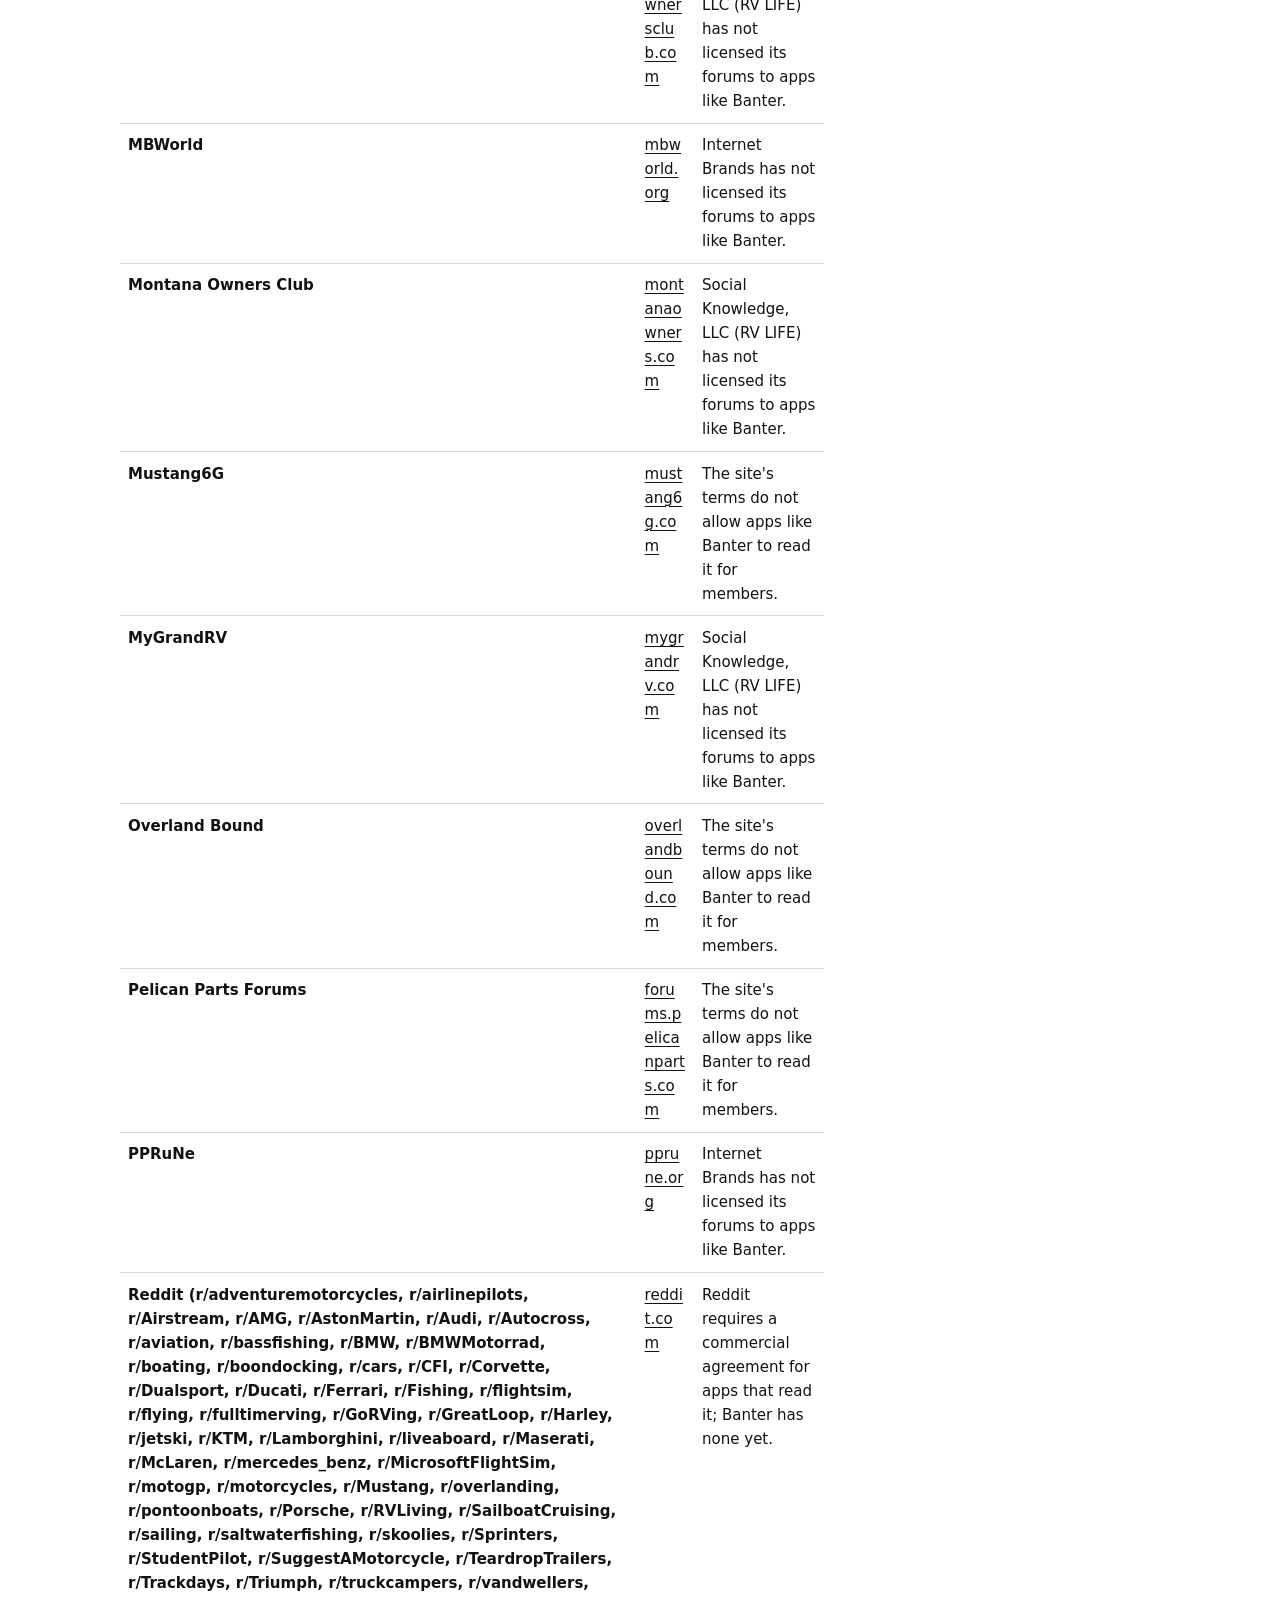
<file: status.html>
<!doctype html>
<html lang="en">
<head>
  <meta charset="utf-8">
  <meta name="viewport" content="width=device-width, initial-scale=1">
  <title>Banter Community Connections</title>
  <meta name="description" content="Which car forums and clubs Banter can read in your feed, which open as their own page inside Banter, and which are not available yet, with the reason.">
  <meta name="theme-color" content="#ffffff" media="(prefers-color-scheme: light)">
  <meta name="theme-color" content="#17181a" media="(prefers-color-scheme: dark)">
  <link rel="canonical" href="https://carbanter.com/status.html">
  <link rel="icon" href="data:image/svg+xml,%3Csvg xmlns='http://www.w3.org/2000/svg' viewBox='0 0 64 64'%3E%3Crect width='64' height='64' rx='10' fill='%2300663f'/%3E%3Crect x='5' y='5' width='54' height='54' rx='6' fill='none' stroke='%23fff' stroke-width='3'/%3E%3Ctext x='32' y='45' font-family='Arial,sans-serif' font-size='36' font-weight='700' text-anchor='middle' fill='%23fff'%3EB%3C/text%3E%3C/svg%3E">
  <link rel="stylesheet" href="styles.css">
</head>
<body>
  <a class="skip-link" href="#main">Skip to main content</a>

  <header class="site-header">
    <div class="wrap header-inner">
      <a class="brand" href="index.html" aria-label="Banter home"><span class="plate plate-brand">Banter</span></a>
      <nav aria-label="Main">
        <ul class="nav">
          <li><a href="index.html#features">Features</a></li>
          <li><a href="index.html#levels">Levels</a></li>
          <li><a href="support.html">Support</a></li>
          <li><a href="owners.html">For owners</a></li>
        </ul>
      </nav>
    </div>
  </header>

  <main id="main">
    <div class="page-head">
      <div class="wrap">
        <p class="plate">Status</p>
        <h1>Community connections</h1>
        <p>Which communities Banter can bring into your feed, which open as their own page, and which are not available yet. Updated October 19, 2026.</p>
      </div>
    </div>

    <div class="wrap">
      <div class="prose">
        <p>Banter connects to each community in the way its terms allow, and only with your own sign-in on that site. A site that asks us to stop is switched off within a day. The app shows the same standing next to each community under Settings, then Communities. Banter's own community, with threads and photos by make and model, is always available and needs no other account. The list covers every kind of community Banter holds (cars, motorcycles, RVs, boats and aircraft); the app shows the kinds it offers at the time.</p>

        <h2 id="feed">In your feed (52)</h2>
        <p>Banter reads these for you at a human pace, with your own sign-in, and shows their threads in your feed. Nothing is posted without your confirmation. Every thread links back to the site.</p>
        <table class="status-table">
        <thead><tr><th scope="col">Community</th><th scope="col">Site</th><th scope="col">What that means</th></tr></thead>
        <tbody>
          <tr><th scope="row">911uk.com</th><td><a href="https://911uk.com/" rel="noopener">911uk.com</a></td><td>Threads in your feed; a reply is copied for you to paste on the site's own page.</td></tr>
          <tr><th scope="row">Alfa Romeo Bulletin Board</th><td><a href="https://alfabb.com/" rel="noopener">alfabb.com</a></td><td>Threads in your feed; a reply you confirm goes through the site's own reply form.</td></tr>
          <tr><th scope="row">American Adventurist</th><td><a href="https://americanadventurist.com/" rel="noopener">americanadventurist.com</a></td><td>Threads in your feed; a reply is copied for you to paste on the site's own page.</td></tr>
          <tr><th scope="row">Audizine</th><td><a href="https://audizine.com/" rel="noopener">audizine.com</a></td><td>Threads in your feed; a reply you confirm goes through the site's own reply form.</td></tr>
          <tr><th scope="row">Bay Area Riders Forum</th><td><a href="https://bayarearidersforum.com/" rel="noopener">bayarearidersforum.com</a></td><td>Threads in your feed; a reply you confirm goes through the site's own reply form.</td></tr>
          <tr><th scope="row">Bimmerforums</th><td><a href="https://bimmerforums.com/" rel="noopener">bimmerforums.com</a></td><td>Threads in your feed; a reply you confirm goes through the site's own reply form.</td></tr>
          <tr><th scope="row">BMW MOA Forum</th><td><a href="https://forums.bmwmoa.org/" rel="noopener">forums.bmwmoa.org</a></td><td>Threads in your feed; a reply you confirm goes through the site's own reply form.</td></tr>
          <tr><th scope="row">Camaro5</th><td><a href="https://camaro5.com/" rel="noopener">camaro5.com</a></td><td>Threads in your feed; a reply you confirm goes through the site's own reply form.</td></tr>
          <tr><th scope="row">Camaro6</th><td><a href="https://camaro6.com/" rel="noopener">camaro6.com</a></td><td>Threads in your feed; a reply you confirm goes through the site's own reply form.</td></tr>
          <tr><th scope="row">Casita Forum</th><td><a href="https://casitaforum.com/" rel="noopener">casitaforum.com</a></td><td>Threads in your feed; a reply is copied for you to paste on the site's own page.</td></tr>
          <tr><th scope="row">Cheap RV Living forum</th><td><a href="https://cheaprvliving.com/" rel="noopener">cheaprvliving.com</a></td><td>Threads in your feed; a reply is copied for you to paste on the site's own page.</td></tr>
          <tr><th scope="row">Corvette Action Center</th><td><a href="https://corvetteactioncenter.com/" rel="noopener">corvetteactioncenter.com</a></td><td>Threads in your feed; a reply you confirm goes through the site's own reply form.</td></tr>
          <tr><th scope="row">Defender2.net</th><td><a href="https://defender2.net/" rel="noopener">defender2.net</a></td><td>Threads in your feed; a reply is copied for you to paste on the site's own page.</td></tr>
          <tr><th scope="row">Diamond Aviators Net</th><td><a href="https://diamondaviators.net/" rel="noopener">diamondaviators.net</a></td><td>Threads in your feed; a reply is copied for you to paste on the site's own page.</td></tr>
          <tr><th scope="row">Entegra Coach Owners Association</th><td><a href="https://entegraowners.com/" rel="noopener">entegraowners.com</a></td><td>Threads in your feed; a reply is copied for you to paste on the site's own page.</td></tr>
          <tr><th scope="row">Expedition Portal</th><td><a href="https://expeditionportal.com/" rel="noopener">expeditionportal.com</a></td><td>Threads in your feed; a reply you confirm goes through the site's own reply form.</td></tr>
          <tr><th scope="row">FerrariChat</th><td><a href="https://ferrarichat.com/" rel="noopener">ferrarichat.com</a></td><td>Threads in your feed; a reply you confirm goes through the site's own reply form.</td></tr>
          <tr><th scope="row">Ford Raptor Forum</th><td><a href="https://fordraptorforum.com/" rel="noopener">fordraptorforum.com</a></td><td>Threads in your feed; a reply you confirm goes through the site's own reply form.</td></tr>
          <tr><th scope="row">Ford Tremor Forum</th><td><a href="https://fordtremorforum.com/" rel="noopener">fordtremorforum.com</a></td><td>Threads in your feed; a reply you confirm goes through the site's own reply form.</td></tr>
          <tr><th scope="row">ForeForums</th><td><a href="https://foreforums.com/" rel="noopener">foreforums.com</a></td><td>Threads in your feed; a reply is copied for you to paste on the site's own page.</td></tr>
          <tr><th scope="row">Forest River Owners Group</th><td><a href="https://forestriverownersgroup.com/" rel="noopener">forestriverownersgroup.com</a></td><td>Threads in your feed; a reply is copied for you to paste on the site's own page.</td></tr>
          <tr><th scope="row">FT86Club</th><td><a href="https://ft86club.com/" rel="noopener">ft86club.com</a></td><td>Threads in your feed; a reply you confirm goes through the site's own reply form.</td></tr>
          <tr><th scope="row">Fulltime Families</th><td><a href="https://fulltimefamilies.com/" rel="noopener">fulltimefamilies.com</a></td><td>Threads in your feed; a reply is copied for you to paste on the site's own page.</td></tr>
          <tr><th scope="row">Heartland Owners Forum</th><td><a href="https://heartlandowners.org/" rel="noopener">heartlandowners.org</a></td><td>Threads in your feed; a reply is copied for you to paste on the site's own page.</td></tr>
          <tr><th scope="row">iboats Boating Forums</th><td><a href="https://forums.iboats.com/" rel="noopener">forums.iboats.com</a></td><td>Threads in your feed; a reply you confirm goes through the site's own reply form.</td></tr>
          <tr><th scope="row">Lance Owners of America</th><td><a href="https://lanceownersofamerica.com/" rel="noopener">lanceownersofamerica.com</a></td><td>Threads in your feed; a reply is copied for you to paste on the site's own page.</td></tr>
          <tr><th scope="row">Land Rover Forums</th><td><a href="https://landroverforums.com/" rel="noopener">landroverforums.com</a></td><td>Threads in your feed; a reply you confirm goes through the site's own reply form.</td></tr>
          <tr><th scope="row">MBClub UK</th><td><a href="https://mbclub.co.uk/" rel="noopener">mbclub.co.uk</a></td><td>Threads in your feed; a reply you confirm goes through the site's own reply form.</td></tr>
          <tr><th scope="row">MidEngineCorvetteForum</th><td><a href="https://midenginecorvetteforum.com/" rel="noopener">midenginecorvetteforum.com</a></td><td>Threads in your feed; a reply you confirm goes through the site's own reply form.</td></tr>
          <tr><th scope="row">my.IS</th><td><a href="https://my.is/" rel="noopener">my.is</a></td><td>Threads in your feed; a reply you confirm goes through the site's own reply form.</td></tr>
          <tr><th scope="row">MyGDRV (Grand Design owners)</th><td><a href="https://mygdrv.com/" rel="noopener">mygdrv.com</a></td><td>Threads in your feed; a reply is copied for you to paste on the site's own page.</td></tr>
          <tr><th scope="row">Oliver Owners Forum</th><td><a href="https://oliverowners.org/" rel="noopener">oliverowners.org</a></td><td>Threads in your feed; a reply is copied for you to paste on the site's own page.</td></tr>
          <tr><th scope="row">Pilots of America</th><td><a href="https://pilotsofamerica.com/" rel="noopener">pilotsofamerica.com</a></td><td>Threads in your feed; a reply you confirm goes through the site's own reply form.</td></tr>
          <tr><th scope="row">Pop Up Portal</th><td><a href="https://popupportal.com/" rel="noopener">popupportal.com</a></td><td>Threads in your feed; a reply is copied for you to paste on the site's own page.</td></tr>
          <tr><th scope="row">Porsche Club GB Forum</th><td><a href="https://porscheclubgb.com/" rel="noopener">porscheclubgb.com</a></td><td>Threads in your feed; a reply is copied for you to paste on the site's own page.</td></tr>
          <tr><th scope="row">Prevost Community</th><td><a href="https://prevostcommunity.com/" rel="noopener">prevostcommunity.com</a></td><td>Threads in your feed; a reply is copied for you to paste on the site's own page.</td></tr>
          <tr><th scope="row">R8Talk</th><td><a href="https://r8talk.com/" rel="noopener">r8talk.com</a></td><td>Threads in your feed; a reply you confirm goes through the site's own reply form.</td></tr>
          <tr><th scope="row">RAM TRX Forum</th><td><a href="https://ram-trx.com/" rel="noopener">ram-trx.com</a></td><td>Threads in your feed; a reply you confirm goes through the site's own reply form.</td></tr>
          <tr><th scope="row">RVForums.com</th><td><a href="https://rvforums.com/" rel="noopener">rvforums.com</a></td><td>Threads in your feed; a reply you confirm goes through the site's own reply form.</td></tr>
          <tr><th scope="row">SAAC Forum</th><td><a href="https://saac.com/" rel="noopener">saac.com</a></td><td>Threads in your feed; a reply is copied for you to paste on the site's own page.</td></tr>
          <tr><th scope="row">Short Wing Piper Club Forum</th><td><a href="https://shortwingpipers.org/" rel="noopener">shortwingpipers.org</a></td><td>Threads in your feed; a reply you confirm goes through the site's own reply form.</td></tr>
          <tr><th scope="row">Stingray Forums</th><td><a href="https://stingrayforums.com/" rel="noopener">stingrayforums.com</a></td><td>Threads in your feed; a reply you confirm goes through the site's own reply form.</td></tr>
          <tr><th scope="row">SVTPerformance</th><td><a href="https://svtperformance.com/" rel="noopener">svtperformance.com</a></td><td>Threads in your feed; a reply you confirm goes through the site's own reply form.</td></tr>
          <tr><th scope="row">TacomaWorld</th><td><a href="https://tacomaworld.com/" rel="noopener">tacomaworld.com</a></td><td>Threads in your feed; a reply you confirm goes through the site's own reply form.</td></tr>
          <tr><th scope="row">Teardrops n Tiny Travel Trailers</th><td><a href="https://tnttt.com/" rel="noopener">tnttt.com</a></td><td>Threads in your feed; a reply is copied for you to paste on the site's own page.</td></tr>
          <tr><th scope="row">The INEOS Forum</th><td><a href="https://theineosforum.com/" rel="noopener">theineosforum.com</a></td><td>Threads in your feed; a reply you confirm goes through the site's own reply form.</td></tr>
          <tr><th scope="row">The Triumph Forum</th><td><a href="https://thetriumphforum.com/" rel="noopener">thetriumphforum.com</a></td><td>Threads in your feed; a reply you confirm goes through the site's own reply form.</td></tr>
          <tr><th scope="row">Tiffin RV Network</th><td><a href="https://tiffinrvnetwork.com/" rel="noopener">tiffinrvnetwork.com</a></td><td>Threads in your feed; a reply is copied for you to paste on the site's own page.</td></tr>
          <tr><th scope="row">Toyota 4Runner Forum</th><td><a href="https://toyota-4runner.org/" rel="noopener">toyota-4runner.org</a></td><td>Threads in your feed; a reply you confirm goes through the site's own reply form.</td></tr>
          <tr><th scope="row">TRX Forum</th><td><a href="https://trx-forum.com/" rel="noopener">trx-forum.com</a></td><td>Threads in your feed; a reply you confirm goes through the site's own reply form.</td></tr>
          <tr><th scope="row">Van's Air Force</th><td><a href="https://vansairforce.net/" rel="noopener">vansairforce.net</a></td><td>Threads in your feed; a reply you confirm goes through the site's own reply form.</td></tr>
          <tr><th scope="row">Wildguzzi</th><td><a href="https://wildguzzi.com/" rel="noopener">wildguzzi.com</a></td><td>Threads in your feed; a reply is copied for you to paste on the site's own page.</td></tr>
        </tbody>
      </table>

        <h2 id="page">Opens the site's own page (75)</h2>
        <p>These sites' terms allow personal use but their forum rules do not allow apps to gather threads, so Banter opens the site's own page inside the app and gathers nothing. You read and post there as you would in a browser.</p>
        <table class="status-table">
        <thead><tr><th scope="col">Community</th><th scope="col">Site</th><th scope="col">What that means</th></tr></thead>
        <tbody>
          <tr><th scope="row">7thMustang</th><td><a href="https://7thmustang.com/" rel="noopener">7thmustang.com</a></td><td>The site's own page opens inside Banter. Nothing is gathered.</td></tr>
          <tr><th scope="row">ADVrider</th><td><a href="https://advrider.com/" rel="noopener">advrider.com</a></td><td>The site's own page opens inside Banter. Nothing is gathered.</td></tr>
          <tr><th scope="row">Airliners.net</th><td><a href="https://airliners.net/" rel="noopener">airliners.net</a></td><td>The site's own page opens inside Banter. Nothing is gathered.</td></tr>
          <tr><th scope="row">Alliance RV Owners Forum</th><td><a href="https://alliancervforums.com/" rel="noopener">alliancervforums.com</a></td><td>The site's own page opens inside Banter. Nothing is gathered.</td></tr>
          <tr><th scope="row">ApriliaForum</th><td><a href="https://apriliaforum.com/" rel="noopener">apriliaforum.com</a></td><td>The site's own page opens inside Banter. Nothing is gathered.</td></tr>
          <tr><th scope="row">Aston Martin Life</th><td><a href="https://astonmartinlife.com/" rel="noopener">astonmartinlife.com</a></td><td>The site's own page opens inside Banter. Nothing is gathered.</td></tr>
          <tr><th scope="row">AVSIM</th><td><a href="https://avsim.com/" rel="noopener">avsim.com</a></td><td>The site's own page opens inside Banter. Nothing is gathered.</td></tr>
          <tr><th scope="row">Backcountry Pilot</th><td><a href="https://backcountrypilot.org/" rel="noopener">backcountrypilot.org</a></td><td>The site's own page opens inside Banter. Nothing is gathered.</td></tr>
          <tr><th scope="row">Bass Boat Central</th><td><a href="https://bassboatcentral.com/" rel="noopener">bassboatcentral.com</a></td><td>The site's own page opens inside Banter. Nothing is gathered.</td></tr>
          <tr><th scope="row">BassResource</th><td><a href="https://bassresource.com/" rel="noopener">bassresource.com</a></td><td>The site's own page opens inside Banter. Nothing is gathered.</td></tr>
          <tr><th scope="row">BeechTalk</th><td><a href="https://beechtalk.com/" rel="noopener">beechtalk.com</a></td><td>The site's own page opens inside Banter. Nothing is gathered.</td></tr>
          <tr><th scope="row">Bimmerfest</th><td><a href="https://bimmerfest.com/" rel="noopener">bimmerfest.com</a></td><td>The site's own page opens inside Banter. Nothing is gathered.</td></tr>
          <tr><th scope="row">Boat Design Net</th><td><a href="https://boatdesign.net/" rel="noopener">boatdesign.net</a></td><td>The site's own page opens inside Banter. Nothing is gathered.</td></tr>
          <tr><th scope="row">Britbike</th><td><a href="https://britbike.com/" rel="noopener">britbike.com</a></td><td>The site's own page opens inside Banter. Nothing is gathered.</td></tr>
          <tr><th scope="row">Classic Parker Boat Forum</th><td><a href="https://classicparker.com/" rel="noopener">classicparker.com</a></td><td>The site's own page opens inside Banter. Nothing is gathered.</td></tr>
          <tr><th scope="row">Club Sea Ray</th><td><a href="https://clubsearay.com/" rel="noopener">clubsearay.com</a></td><td>The site's own page opens inside Banter. Nothing is gathered.</td></tr>
          <tr><th scope="row">ContinuousWave</th><td><a href="https://continuouswave.com/" rel="noopener">continuouswave.com</a></td><td>The site's own page opens inside Banter. Nothing is gathered.</td></tr>
          <tr><th scope="row">Ducati Forum (UK)</th><td><a href="https://ducatiforum.co.uk/" rel="noopener">ducatiforum.co.uk</a></td><td>The site's own page opens inside Banter. Nothing is gathered.</td></tr>
          <tr><th scope="row">Ducati.ms</th><td><a href="https://ducati.ms/" rel="noopener">ducati.ms</a></td><td>The site's own page opens inside Banter. Nothing is gathered.</td></tr>
          <tr><th scope="row">Escapees Discussion Forum</th><td><a href="https://rvnetwork.com/" rel="noopener">rvnetwork.com</a></td><td>The site's own page opens inside Banter. Nothing is gathered.</td></tr>
          <tr><th scope="row">Ford Transit USA Forum</th><td><a href="https://fordtransitusaforum.com/" rel="noopener">fordtransitusaforum.com</a></td><td>The site's own page opens inside Banter. Nothing is gathered.</td></tr>
          <tr><th scope="row">GL1800Riders</th><td><a href="https://gl1800riders.com/" rel="noopener">gl1800riders.com</a></td><td>The site's own page opens inside Banter. Nothing is gathered.</td></tr>
          <tr><th scope="row">Good Sam Community</th><td><a href="https://community.goodsam.com/" rel="noopener">community.goodsam.com</a></td><td>The site's own page opens inside Banter. Nothing is gathered.</td></tr>
          <tr><th scope="row">GreenHulk</th><td><a href="https://greenhulk.net/" rel="noopener">greenhulk.net</a></td><td>The site's own page opens inside Banter. Nothing is gathered.</td></tr>
          <tr><th scope="row">GSXR.com</th><td><a href="https://gsxr.com/" rel="noopener">gsxr.com</a></td><td>The site's own page opens inside Banter. Nothing is gathered.</td></tr>
          <tr><th scope="row">GuzziTech</th><td><a href="https://guzzitech.com/" rel="noopener">guzzitech.com</a></td><td>The site's own page opens inside Banter. Nothing is gathered.</td></tr>
          <tr><th scope="row">Harley-Davidson Forums</th><td><a href="https://harley-davidsonforums.com/" rel="noopener">harley-davidsonforums.com</a></td><td>The site's own page opens inside Banter. Nothing is gathered.</td></tr>
          <tr><th scope="row">Hayabusa.org</th><td><a href="https://hayabusa.org/" rel="noopener">hayabusa.org</a></td><td>The site's own page opens inside Banter. Nothing is gathered.</td></tr>
          <tr><th scope="row">Homebuilt Airplanes</th><td><a href="https://homebuiltairplanes.com/" rel="noopener">homebuiltairplanes.com</a></td><td>The site's own page opens inside Banter. Nothing is gathered.</td></tr>
          <tr><th scope="row">Indian Motorcycles Forum</th><td><a href="https://indianmotorcycles.net/" rel="noopener">indianmotorcycles.net</a></td><td>The site's own page opens inside Banter. Nothing is gathered.</td></tr>
          <tr><th scope="row">Jetboaters.net</th><td><a href="https://jetboaters.net/" rel="noopener">jetboaters.net</a></td><td>The site's own page opens inside Banter. Nothing is gathered.</td></tr>
          <tr><th scope="row">KTM Forums</th><td><a href="https://ktmforums.com/" rel="noopener">ktmforums.com</a></td><td>The site's own page opens inside Banter. Nothing is gathered.</td></tr>
          <tr><th scope="row">KTM Talk</th><td><a href="https://ktmtalk.com/" rel="noopener">ktmtalk.com</a></td><td>The site's own page opens inside Banter. Nothing is gathered.</td></tr>
          <tr><th scope="row">Lamborghini-Talk</th><td><a href="https://lamborghini-talk.com/" rel="noopener">lamborghini-talk.com</a></td><td>The site's own page opens inside Banter. Nothing is gathered.</td></tr>
          <tr><th scope="row">M5Board</th><td><a href="https://m5board.com/" rel="noopener">m5board.com</a></td><td>The site's own page opens inside Banter. Nothing is gathered.</td></tr>
          <tr><th scope="row">MaseratiLife</th><td><a href="https://maseratilife.com/" rel="noopener">maseratilife.com</a></td><td>The site's own page opens inside Banter. Nothing is gathered.</td></tr>
          <tr><th scope="row">McLarenLife</th><td><a href="https://mclarenlife.com/" rel="noopener">mclarenlife.com</a></td><td>The site's own page opens inside Banter. Nothing is gathered.</td></tr>
          <tr><th scope="row">Microsoft Flight Simulator Forums</th><td><a href="https://forums.flightsimulator.com/" rel="noopener">forums.flightsimulator.com</a></td><td>The site's own page opens inside Banter. Nothing is gathered.</td></tr>
          <tr><th scope="row">Modern Vespa</th><td><a href="https://modernvespa.com/" rel="noopener">modernvespa.com</a></td><td>The site's own page opens inside Banter. Nothing is gathered.</td></tr>
          <tr><th scope="row">MooneySpace</th><td><a href="https://mooneyspace.com/" rel="noopener">mooneyspace.com</a></td><td>The site's own page opens inside Banter. Nothing is gathered.</td></tr>
          <tr><th scope="row">Motorcycle.com Community</th><td><a href="https://community.motorcycle.com/" rel="noopener">community.motorcycle.com</a></td><td>The site's own page opens inside Banter. Nothing is gathered.</td></tr>
          <tr><th scope="row">Noreast.com</th><td><a href="https://noreast.com/" rel="noopener">noreast.com</a></td><td>The site's own page opens inside Banter. Nothing is gathered.</td></tr>
          <tr><th scope="row">NY Angler</th><td><a href="https://nyangler.com/" rel="noopener">nyangler.com</a></td><td>The site's own page opens inside Banter. Nothing is gathered.</td></tr>
          <tr><th scope="row">OffshoreOnly</th><td><a href="https://offshoreonly.com/" rel="noopener">offshoreonly.com</a></td><td>The site's own page opens inside Banter. Nothing is gathered.</td></tr>
          <tr><th scope="row">Paddling.com</th><td><a href="https://paddling.com/" rel="noopener">paddling.com</a></td><td>The site's own page opens inside Banter. Nothing is gathered.</td></tr>
          <tr><th scope="row">Planet Nautique</th><td><a href="https://planetnautique.com/" rel="noopener">planetnautique.com</a></td><td>The site's own page opens inside Banter. Nothing is gathered.</td></tr>
          <tr><th scope="row">Planet-9</th><td><a href="https://planet-9.com/" rel="noopener">planet-9.com</a></td><td>The site's own page opens inside Banter. Nothing is gathered.</td></tr>
          <tr><th scope="row">Pontoon Forums</th><td><a href="https://pontoonforums.com/" rel="noopener">pontoonforums.com</a></td><td>The site's own page opens inside Banter. Nothing is gathered.</td></tr>
          <tr><th scope="row">PowerStroke.org</th><td><a href="https://powerstroke.org/" rel="noopener">powerstroke.org</a></td><td>The site's own page opens inside Banter. Nothing is gathered.</td></tr>
          <tr><th scope="row">ProMaster Forum</th><td><a href="https://promasterforum.com/" rel="noopener">promasterforum.com</a></td><td>The site's own page opens inside Banter. Nothing is gathered.</td></tr>
          <tr><th scope="row">RVillage</th><td><a href="https://rvillage.com/" rel="noopener">rvillage.com</a></td><td>The site's own page opens inside Banter. Nothing is gathered.</td></tr>
          <tr><th scope="row">Sailboat Owners Forums</th><td><a href="https://forums.sailboatowners.com/" rel="noopener">forums.sailboatowners.com</a></td><td>The site's own page opens inside Banter. Nothing is gathered.</td></tr>
          <tr><th scope="row">Sailing Anarchy</th><td><a href="https://sailinganarchy.com/" rel="noopener">sailinganarchy.com</a></td><td>The site's own page opens inside Banter. Nothing is gathered.</td></tr>
          <tr><th scope="row">SailNet</th><td><a href="https://sailnet.com/" rel="noopener">sailnet.com</a></td><td>The site's own page opens inside Banter. Nothing is gathered.</td></tr>
          <tr><th scope="row">Scream and Fly</th><td><a href="https://screamandfly.com/" rel="noopener">screamandfly.com</a></td><td>The site's own page opens inside Banter. Nothing is gathered.</td></tr>
          <tr><th scope="row">Sea-Doo Forum</th><td><a href="https://seadooforum.com/" rel="noopener">seadooforum.com</a></td><td>The site's own page opens inside Banter. Nothing is gathered.</td></tr>
          <tr><th scope="row">searayforums.com</th><td><a href="https://searayforums.com/" rel="noopener">searayforums.com</a></td><td>The site's own page opens inside Banter. Nothing is gathered.</td></tr>
          <tr><th scope="row">Sprinter-Source</th><td><a href="https://sprinter-source.com/" rel="noopener">sprinter-source.com</a></td><td>The site's own page opens inside Banter. Nothing is gathered.</td></tr>
          <tr><th scope="row">Stripers Online</th><td><a href="https://stripersonline.com/" rel="noopener">stripersonline.com</a></td><td>The site's own page opens inside Banter. Nothing is gathered.</td></tr>
          <tr><th scope="row">TeamTalk</th><td><a href="https://mastercraft.com/" rel="noopener">mastercraft.com</a></td><td>The site's own page opens inside Banter. Nothing is gathered.</td></tr>
          <tr><th scope="row">Ténéré 700 Forum</th><td><a href="https://tenere700.net/" rel="noopener">tenere700.net</a></td><td>The site's own page opens inside Banter. Nothing is gathered.</td></tr>
          <tr><th scope="row">The Malibu Crew</th><td><a href="https://themalibucrew.com/" rel="noopener">themalibucrew.com</a></td><td>The site's own page opens inside Banter. Nothing is gathered.</td></tr>
          <tr><th scope="row">ThumperTalk</th><td><a href="https://thumpertalk.com/" rel="noopener">thumpertalk.com</a></td><td>The site's own page opens inside Banter. Nothing is gathered.</td></tr>
          <tr><th scope="row">TinBoats.net</th><td><a href="https://tinboats.net/" rel="noopener">tinboats.net</a></td><td>The site's own page opens inside Banter. Nothing is gathered.</td></tr>
          <tr><th scope="row">Total Motorcycle</th><td><a href="https://totalmotorcycle.com/" rel="noopener">totalmotorcycle.com</a></td><td>The site's own page opens inside Banter. Nothing is gathered.</td></tr>
          <tr><th scope="row">TriumphRat</th><td><a href="https://triumphrat.net/" rel="noopener">triumphrat.net</a></td><td>The site's own page opens inside Banter. Nothing is gathered.</td></tr>
          <tr><th scope="row">Two Wheeled Texans</th><td><a href="https://twtex.com/" rel="noopener">twtex.com</a></td><td>The site's own page opens inside Banter. Nothing is gathered.</td></tr>
          <tr><th scope="row">V-Twin Forum</th><td><a href="https://v-twinforum.com/" rel="noopener">v-twinforum.com</a></td><td>The site's own page opens inside Banter. Nothing is gathered.</td></tr>
          <tr><th scope="row">Vertical Reference</th><td><a href="https://verticalreference.com/" rel="noopener">verticalreference.com</a></td><td>The site's own page opens inside Banter. Nothing is gathered.</td></tr>
          <tr><th scope="row">Vintage Honda Twins</th><td><a href="https://vintagehondatwins.com/" rel="noopener">vintagehondatwins.com</a></td><td>The site's own page opens inside Banter. Nothing is gathered.</td></tr>
          <tr><th scope="row">Wakeworld</th><td><a href="https://wakeworld.com/" rel="noopener">wakeworld.com</a></td><td>The site's own page opens inside Banter. Nothing is gathered.</td></tr>
          <tr><th scope="row">Walleye Central</th><td><a href="https://walleyecentral.com/" rel="noopener">walleyecentral.com</a></td><td>The site's own page opens inside Banter. Nothing is gathered.</td></tr>
          <tr><th scope="row">WoodenBoat Forum</th><td><a href="https://forum.woodenboat.com/" rel="noopener">forum.woodenboat.com</a></td><td>The site's own page opens inside Banter. Nothing is gathered.</td></tr>
          <tr><th scope="row">X-Plane.org Forums</th><td><a href="https://forums.x-plane.org/" rel="noopener">forums.x-plane.org</a></td><td>The site's own page opens inside Banter. Nothing is gathered.</td></tr>
          <tr><th scope="row">YachtForums</th><td><a href="https://yachtforums.com/" rel="noopener">yachtforums.com</a></td><td>The site's own page opens inside Banter. Nothing is gathered.</td></tr>
        </tbody>
      </table>

        <h2 id="off">Not available yet (38)</h2>
        <p>Banter sends these sites no request at all. Each needs a license or a change in its terms first. If you run one of them and would like Banter to connect, see <a href="owners.html">the page for owners</a>.</p>
        <table class="status-table">
        <thead><tr><th scope="col">Community</th><th scope="col">Site</th><th scope="col">What that means</th></tr></thead>
        <tbody>
          <tr><th scope="row">6SpeedOnline</th><td><a href="https://6speedonline.com/" rel="noopener">6speedonline.com</a></td><td>Internet Brands has not licensed its forums to apps like Banter.</td></tr>
          <tr><th scope="row">Airline Pilot Central Forums</th><td><a href="https://airlinepilotforums.com/" rel="noopener">airlinepilotforums.com</a></td><td>Internet Brands has not licensed its forums to apps like Banter.</td></tr>
          <tr><th scope="row">Airstream Forums</th><td><a href="https://airforums.com/" rel="noopener">airforums.com</a></td><td>Social Knowledge, LLC (RV LIFE) has not licensed its forums to apps like Banter.</td></tr>
          <tr><th scope="row">American Bonanza Society</th><td><a href="https://bonanza.org/" rel="noopener">bonanza.org</a></td><td>The site's terms do not allow apps like Banter to read it for members.</td></tr>
          <tr><th scope="row">AudiWorld</th><td><a href="https://audiworld.com/" rel="noopener">audiworld.com</a></td><td>Internet Brands has not licensed its forums to apps like Banter.</td></tr>
          <tr><th scope="row">Bimmerpost</th><td><a href="https://bimmerpost.com/" rel="noopener">bimmerpost.com</a></td><td>The site's terms do not allow apps like Banter to read it for members.</td></tr>
          <tr><th scope="row">BoatMad</th><td><a href="https://boatmad.com/" rel="noopener">boatmad.com</a></td><td>Social Knowledge, LLC (RV LIFE) has not licensed its forums to apps like Banter.</td></tr>
          <tr><th scope="row">Cirrus Owners and Pilots Association</th><td><a href="https://cirruspilots.org/" rel="noopener">cirruspilots.org</a></td><td>The site's terms do not allow apps like Banter to read it for members.</td></tr>
          <tr><th scope="row">Class B Forum</th><td><a href="https://classbforum.com/" rel="noopener">classbforum.com</a></td><td>Social Knowledge, LLC (RV LIFE) has not licensed its forums to apps like Banter.</td></tr>
          <tr><th scope="row">ClubLexus</th><td><a href="https://clublexus.com/" rel="noopener">clublexus.com</a></td><td>Internet Brands has not licensed its forums to apps like Banter.</td></tr>
          <tr><th scope="row">Corvette Forum</th><td><a href="https://corvetteforum.com/" rel="noopener">corvetteforum.com</a></td><td>Internet Brands has not licensed its forums to apps like Banter.</td></tr>
          <tr><th scope="row">Cruisers Forum</th><td><a href="https://cruisersforum.com/" rel="noopener">cruisersforum.com</a></td><td>Social Knowledge, LLC (RV LIFE) has not licensed its forums to apps like Banter.</td></tr>
          <tr><th scope="row">Escape Trailer Forums</th><td><a href="https://escapeforum.org/" rel="noopener">escapeforum.org</a></td><td>Social Knowledge, LLC (RV LIFE) has not licensed its forums to apps like Banter.</td></tr>
          <tr><th scope="row">Fiberglass RV</th><td><a href="https://fiberglassrv.com/" rel="noopener">fiberglassrv.com</a></td><td>Social Knowledge, LLC (RV LIFE) has not licensed its forums to apps like Banter.</td></tr>
          <tr><th scope="row">Forest River Forums</th><td><a href="https://forestriverforums.com/" rel="noopener">forestriverforums.com</a></td><td>Social Knowledge, LLC (RV LIFE) has not licensed its forums to apps like Banter.</td></tr>
          <tr><th scope="row">HDForums</th><td><a href="https://hdforums.com/" rel="noopener">hdforums.com</a></td><td>Internet Brands has not licensed its forums to apps like Banter.</td></tr>
          <tr><th scope="row">iRV2</th><td><a href="https://irv2.com/" rel="noopener">irv2.com</a></td><td>Social Knowledge, LLC (RV LIFE) has not licensed its forums to apps like Banter.</td></tr>
          <tr><th scope="row">Jayco Owners Forum</th><td><a href="https://jaycoowners.com/" rel="noopener">jaycoowners.com</a></td><td>Social Knowledge, LLC (RV LIFE) has not licensed its forums to apps like Banter.</td></tr>
          <tr><th scope="row">Keystone RV Forum</th><td><a href="https://keystoneforums.com/" rel="noopener">keystoneforums.com</a></td><td>Social Knowledge, LLC (RV LIFE) has not licensed its forums to apps like Banter.</td></tr>
          <tr><th scope="row">Maxum Owners Club</th><td><a href="https://maxumownersclub.com/" rel="noopener">maxumownersclub.com</a></td><td>Social Knowledge, LLC (RV LIFE) has not licensed its forums to apps like Banter.</td></tr>
          <tr><th scope="row">MBWorld</th><td><a href="https://mbworld.org/" rel="noopener">mbworld.org</a></td><td>Internet Brands has not licensed its forums to apps like Banter.</td></tr>
          <tr><th scope="row">Montana Owners Club</th><td><a href="https://montanaowners.com/" rel="noopener">montanaowners.com</a></td><td>Social Knowledge, LLC (RV LIFE) has not licensed its forums to apps like Banter.</td></tr>
          <tr><th scope="row">Mustang6G</th><td><a href="https://mustang6g.com/" rel="noopener">mustang6g.com</a></td><td>The site's terms do not allow apps like Banter to read it for members.</td></tr>
          <tr><th scope="row">MyGrandRV</th><td><a href="https://mygrandrv.com/" rel="noopener">mygrandrv.com</a></td><td>Social Knowledge, LLC (RV LIFE) has not licensed its forums to apps like Banter.</td></tr>
          <tr><th scope="row">Overland Bound</th><td><a href="https://overlandbound.com/" rel="noopener">overlandbound.com</a></td><td>The site's terms do not allow apps like Banter to read it for members.</td></tr>
          <tr><th scope="row">Pelican Parts Forums</th><td><a href="https://forums.pelicanparts.com/" rel="noopener">forums.pelicanparts.com</a></td><td>The site's terms do not allow apps like Banter to read it for members.</td></tr>
          <tr><th scope="row">PPRuNe</th><td><a href="https://pprune.org/" rel="noopener">pprune.org</a></td><td>Internet Brands has not licensed its forums to apps like Banter.</td></tr>
          <tr><th scope="row">Reddit (r/adventuremotorcycles, r/airlinepilots, r/Airstream, r/AMG, r/AstonMartin, r/Audi, r/Autocross, r/aviation, r/bassfishing, r/BMW, r/BMWMotorrad, r/boating, r/boondocking, r/cars, r/CFI, r/Corvette, r/Dualsport, r/Ducati, r/Ferrari, r/Fishing, r/flightsim, r/flying, r/fulltimerving, r/GoRVing, r/GreatLoop, r/Harley, r/jetski, r/KTM, r/Lamborghini, r/liveaboard, r/Maserati, r/McLaren, r/mercedes_benz, r/MicrosoftFlightSim, r/motogp, r/motorcycles, r/Mustang, r/overlanding, r/pontoonboats, r/Porsche, r/RVLiving, r/SailboatCruising, r/sailing, r/saltwaterfishing, r/skoolies, r/Sprinters, r/StudentPilot, r/SuggestAMotorcycle, r/TeardropTrailers, r/Trackdays, r/Triumph, r/truckcampers, r/vandwellers, r/VanLife, r/wakesurf)</th><td><a href="https://reddit.com/" rel="noopener">reddit.com</a></td><td>Reddit requires a commercial agreement for apps that read it; Banter has none yet.</td></tr>
          <tr><th scope="row">Rennlist</th><td><a href="https://rennlist.com/" rel="noopener">rennlist.com</a></td><td>Internet Brands has not licensed its forums to apps like Banter.</td></tr>
          <tr><th scope="row">RIBnet</th><td><a href="https://rib.net/" rel="noopener">rib.net</a></td><td>Social Knowledge, LLC (RV LIFE) has not licensed its forums to apps like Banter.</td></tr>
          <tr><th scope="row">RVForum.net</th><td><a href="https://rvforum.net/" rel="noopener">rvforum.net</a></td><td>Social Knowledge, LLC (RV LIFE) has not licensed its forums to apps like Banter.</td></tr>
          <tr><th scope="row">Skoolie.net</th><td><a href="https://skoolie.net/" rel="noopener">skoolie.net</a></td><td>Social Knowledge, LLC (RV LIFE) has not licensed its forums to apps like Banter.</td></tr>
          <tr><th scope="row">Suzuki Forum</th><td><a href="https://suzukiforum.com/" rel="noopener">suzukiforum.com</a></td><td>Internet Brands has not licensed its forums to apps like Banter.</td></tr>
          <tr><th scope="row">The Hull Truth</th><td><a href="https://thehulltruth.com/" rel="noopener">thehulltruth.com</a></td><td>Internet Brands has not licensed its forums to apps like Banter.</td></tr>
          <tr><th scope="row">The Mustang Source</th><td><a href="https://themustangsource.com/" rel="noopener">themustangsource.com</a></td><td>Internet Brands has not licensed its forums to apps like Banter.</td></tr>
          <tr><th scope="row">Thor RV Forums</th><td><a href="https://thorforums.com/" rel="noopener">thorforums.com</a></td><td>Social Knowledge, LLC (RV LIFE) has not licensed its forums to apps like Banter.</td></tr>
          <tr><th scope="row">Trawler Forum</th><td><a href="https://trawlerforum.com/" rel="noopener">trawlerforum.com</a></td><td>Social Knowledge, LLC (RV LIFE) has not licensed its forums to apps like Banter.</td></tr>
          <tr><th scope="row">Winnebago RV Owners</th><td><a href="https://winnieowners.com/" rel="noopener">winnieowners.com</a></td><td>Social Knowledge, LLC (RV LIFE) has not licensed its forums to apps like Banter.</td></tr>
        </tbody>
      </table>

        <h2 id="changes">When this page changes</h2>
        <p>The list grows as owners answer us and as new communities are checked. A community is added to a member's library only after its terms have been read. If a site here is wrong, or you are its owner and want its standing changed, write to <a href="mailto:partners@carbanter.com">partners@carbanter.com</a>.</p>
      </div>
    </div>
  </main>

  <footer class="site-footer">
    <div class="wrap">
      <div class="footer-grid">
        <nav aria-labelledby="footer-banter">
          <h2 class="footer-title" id="footer-banter">Banter</h2>
          <ul>
            <li><a href="index.html">Home</a></li>
            <li><a href="support.html">Support</a></li>
            <li><a href="status.html" aria-current="page">Community connections</a></li>
            <li><a href="owners.html">For forum owners and clubs</a></li>
          </ul>
        </nav>
        <nav aria-labelledby="footer-policies">
          <h2 class="footer-title" id="footer-policies">Policies</h2>
          <ul>
            <li><a href="privacy.html">Privacy policy</a></li>
            <li><a href="terms.html">Terms of use</a></li>
            <li><a href="community.html">Community rules</a></li>
          </ul>
        </nav>
        <div>
          <h2 class="footer-title">Contact</h2>
          <ul>
            <li><a href="mailto:hello@carbanter.com">hello@carbanter.com</a></li>
            <li><a href="mailto:support@carbanter.com">support@carbanter.com</a></li>
            <li><a href="mailto:privacy@carbanter.com">privacy@carbanter.com</a></li>
            <li><a href="mailto:partners@carbanter.com">partners@carbanter.com</a></li>
            <li><a href="mailto:press@carbanter.com">press@carbanter.com</a></li>
          </ul>
        </div>
      </div>
      <div class="legal-line">
        <p>&copy; 2026 Banter for Car Enthusiasts LLC. Banter is not affiliated with the forums, clubs, publications or manufacturers it connects to, unless stated.</p>
        <p>Apple and App Store are trademarks of Apple Inc. Google Play is a trademark of Google LLC.</p>
      </div>
    </div>
  </footer>
</body>
</html>
</file>
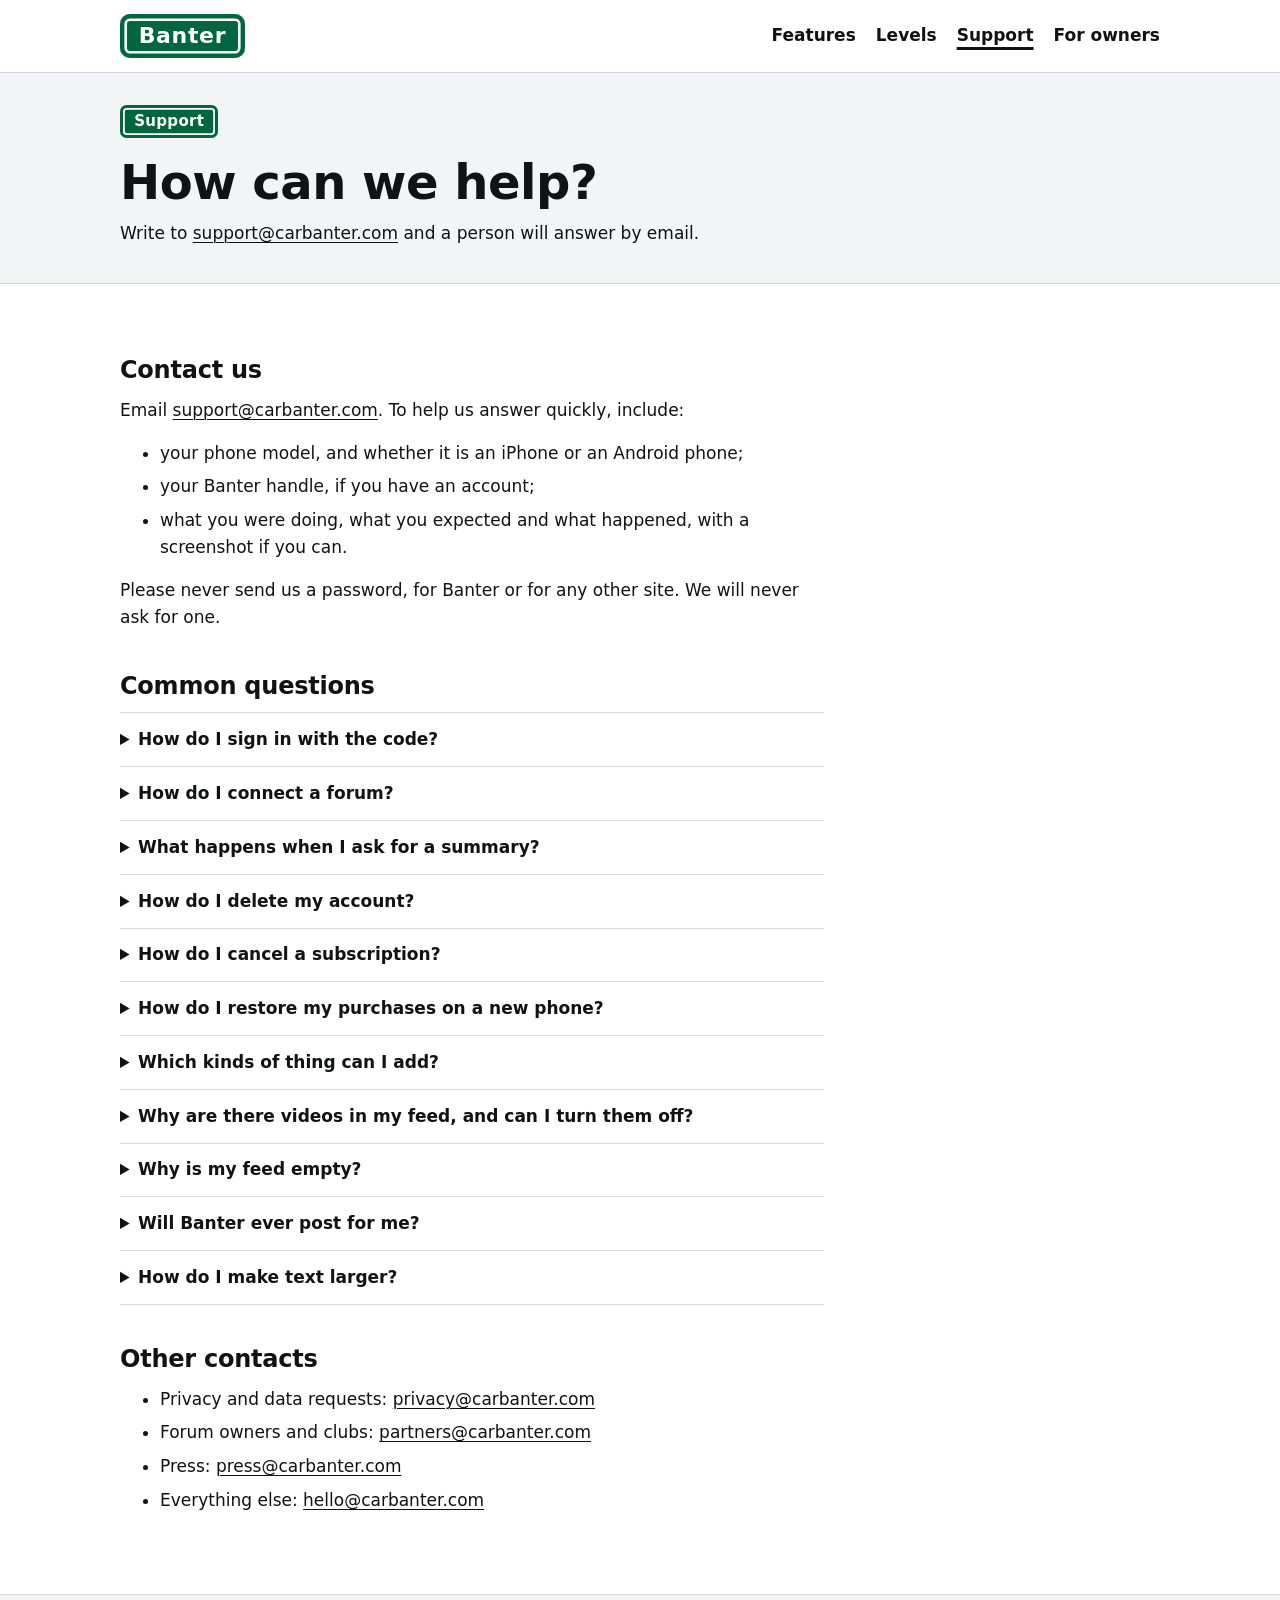
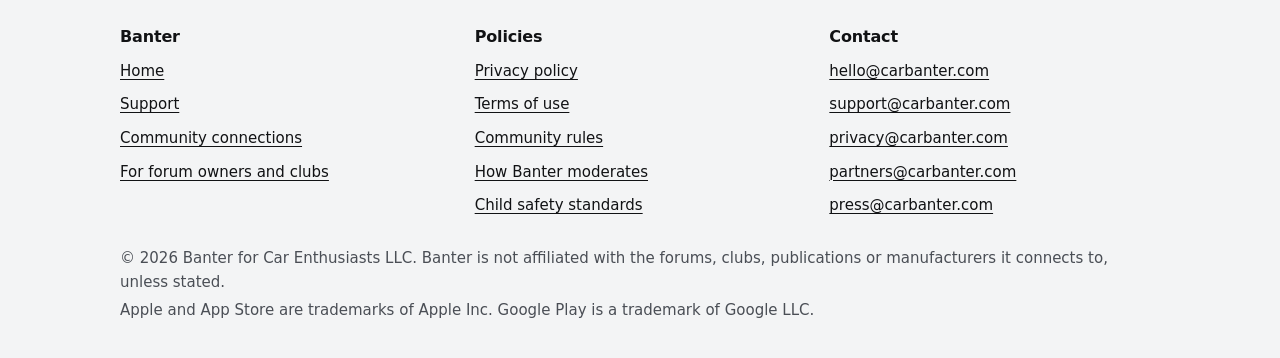
<file: support.html>
<!doctype html>
<html lang="en">
<head>
  <meta charset="utf-8">
  <meta name="viewport" content="width=device-width, initial-scale=1">
  <title>Banter Support</title>
  <meta name="description" content="Get help with Banter: signing in with a code, connecting a forum, deleting an account, cancelling a subscription and restoring purchases.">
  <meta name="theme-color" content="#ffffff" media="(prefers-color-scheme: light)">
  <meta name="theme-color" content="#17181a" media="(prefers-color-scheme: dark)">
  <link rel="canonical" href="https://carbanter.com/support.html">
  <link rel="icon" href="data:image/svg+xml,%3Csvg xmlns='http://www.w3.org/2000/svg' viewBox='0 0 64 64'%3E%3Crect width='64' height='64' rx='10' fill='%2300663f'/%3E%3Crect x='5' y='5' width='54' height='54' rx='6' fill='none' stroke='%23fff' stroke-width='3'/%3E%3Ctext x='32' y='45' font-family='Arial,sans-serif' font-size='36' font-weight='700' text-anchor='middle' fill='%23fff'%3EB%3C/text%3E%3C/svg%3E">
  <link rel="stylesheet" href="styles.css">
</head>
<body>
  <a class="skip-link" href="#main">Skip to main content</a>

  <header class="site-header">
    <div class="wrap header-inner">
      <a class="brand" href="index.html" aria-label="Banter home"><span class="plate plate-brand">Banter</span></a>
      <nav aria-label="Main">
        <ul class="nav">
          <li><a href="index.html#features">Features</a></li>
          <li><a href="index.html#levels">Levels</a></li>
          <li><a href="support.html" aria-current="page">Support</a></li>
          <li><a href="owners.html">For owners</a></li>
        </ul>
      </nav>
    </div>
  </header>

  <main id="main">
    <div class="page-head">
      <div class="wrap">
        <p class="plate">Support</p>
        <h1>How can we help?</h1>
        <p>Write to <a href="mailto:support@carbanter.com">support@carbanter.com</a> and a person will answer by email.</p>
      </div>
    </div>

    <div class="wrap">
      <div class="prose">
        <h2 id="contact">Contact us</h2>
        <p>Email <a href="mailto:support@carbanter.com">support@carbanter.com</a>. To help us answer quickly, include:</p>
        <ul>
          <li>your phone model, and whether it is an iPhone or an Android phone;</li>
          <li>your Banter handle, if you have an account;</li>
          <li>what you were doing, what you expected and what happened, with a screenshot if you can.</li>
        </ul>
        <p>Please never send us a password, for Banter or for any other site. We will never ask for one.</p>

        <h2 id="questions">Common questions</h2>
        <div class="faq">
          <details id="code">
            <summary>How do I sign in with the code?</summary>
            <ol>
              <li>Open the Garage, then Settings, then "Sign in or create an account".</li>
              <li>Enter your email address and tap "Send me a code".</li>
              <li>Open the email from Banter and type the six-digit code into "Code from the email", then tap "Sign in".</li>
            </ol>
            <p>Banter has no password. The first time you sign in, you choose your handle, which is the name other members see.</p>
            <p>If the email does not arrive within a few minutes, check your spam or junk folder, make sure the address is spelled correctly, and ask for a new code. Use the newest code you received. If it still does not arrive, write to us.</p>
            <p>You only need an account to post in Banter's own community, send messages and get alerts. Reading needs no account.</p>
          </details>

          <details id="connect">
            <summary>How do I connect a forum?</summary>
            <ol>
              <li>When you add a car, motorcycle, RV, boat or aircraft, Banter suggests forums and clubs for it. Choose the ones you want.</li>
              <li>Later, you can add more from the Garage, then Settings, then Communities. Search for the forum and open it.</li>
              <li>Banter shows the forum's own sign-in page. Sign in there, exactly as you would in a browser, and tap "I am signed in".</li>
            </ol>
            <p>Your password goes only to the forum. Banter never sees or stores it, and your sign-in stays on your phone. If you do not have an account on that forum yet, create it on the same page.</p>
            <p>If a forum asks you to complete a security check, complete it on the forum's page and tap "Done". Banter never completes a check for you. Some sites are listed as "Not available in Banter yet", with the reason; they cannot be connected for now.</p>
            <p>To disconnect a forum, open it in Communities and choose "Disconnect". Its threads leave your feed; your account on the forum is not changed.</p>
          </details>

          <details id="summaries">
            <summary>What happens when I ask for a summary?</summary>
            <p>The first time, Banter asks your permission and names the service that writes summaries. Only then, and only when you ask, the text of that thread is sent through Banter's server to that service, and the summary comes back to your phone. Banter's server does not keep the text. You can turn this off in Settings, under "Summaries and answers". The <a href="privacy.html#ai">privacy policy</a> has the details.</p>
          </details>

          <details id="delete">
            <summary>How do I delete my account?</summary>
            <ol>
              <li>Open the Garage, then Settings, then Account.</li>
              <li>Choose "Delete my account" and confirm.</li>
            </ol>
            <p>This removes your account, handle, threads, replies and messages from Banter's server. It cannot be undone. Your garage and its history stay on your phone until you use "Start over" in Settings or remove the app.</p>
            <p>Deleting your account does not cancel a subscription. Cancel it in your store's settings first (see below).</p>
            <p>If you can no longer open the app, write to <a href="mailto:privacy@carbanter.com">privacy@carbanter.com</a> from your account's email address and we will delete it for you. The <a href="delete-account.html">account deletion page</a> lists exactly what is removed.</p>
          </details>

          <details id="cancel">
            <summary>How do I cancel a subscription?</summary>
            <p>Subscriptions are managed by the store you bought them from. Cancel at least 24 hours before the renewal date to avoid the next charge.</p>
            <p><strong>On an iPhone:</strong> open the Settings app, tap your name, then Subscriptions, choose Banter and tap Cancel Subscription.</p>
            <p><strong>On an Android phone:</strong> open the Google Play Store app, tap your profile picture, then Payments and subscriptions, then Subscriptions, choose Banter and tap Cancel subscription.</p>
            <p>You keep your level until the end of the period you paid for, a month or a year. Refunds are handled by Apple or Google under their own policies.</p>
          </details>

          <details id="restore">
            <summary>How do I restore my purchases on a new phone?</summary>
            <ol>
              <li>Sign in to the same Apple ID or Google account you used to subscribe.</li>
              <li>Install Banter and open it.</li>
              <li>Choose "Restore purchases" where the app shows the Banter levels.</li>
            </ol>
            <p>Your level returns on the new phone, for every kind you hold a plan for. Restoring a purchase does not move your garage and its history, which are stored on the phone where you created them.</p>
          </details>

          <details id="kinds">
            <summary>Which kinds of thing can I add?</summary>
            <p>Cars, motorcycles, RVs, boats and aircraft, as the app offers them. A car, a bike or a rig is added by its vehicle identification number or by make, model and year; a boat by its hull identification number, which Banter decodes on your phone; an aircraft by its tail number. Each kind has its own words in the app (your boats live in the Dock, your aircraft in the Hangar), its own communities and its own plan. A garage can hold several kinds at once.</p>
            <p>A boat's page can show the tides at a home port you enter, an aircraft's page the latest weather report at a home airport, an RV's page the active weather alerts for the state of a home ZIP code, each read by your phone from the public agency and named as such. They are for interest only: Banter is not a navigation or flight-planning tool, and the owner's manual, a qualified technician and the agency's own publications have the final word.</p>
          </details>

          <details id="videos">
            <summary>Why are there videos in my feed, and can I turn them off?</summary>
            <p>Banter shows the titles of new videos from a few well-known channels for what is in your garage, with the channel's name and YouTube's preview picture. Tapping one opens the video on YouTube; nothing plays inside Banter. Turn them off under Feed settings, "Videos in my feed".</p>
          </details>

          <details id="feed-empty">
            <summary>Why is my feed empty?</summary>
            <p>The feed follows your garage. Add a car, a bike, a rig, a boat or an aircraft first, then connect at least one community. If a community shows a notice, open it in Banter and follow the instructions on the site's own page. The Community check in Settings shows which communities Banter can read at the moment, and the <a href="status.html">community connections page</a> lists every community and its standing.</p>
          </details>

          <details id="posting">
            <summary>Will Banter ever post for me?</summary>
            <p>No. Nothing is posted without your own confirmation, for each reply and each community. Banter never posts automatically or in the background.</p>
          </details>

          <details id="easy-view">
            <summary>How do I make text larger?</summary>
            <p>Choose Easy View in Settings, under "Text size", for larger text and buttons. Banter also follows the text size you set on your phone.</p>
          </details>
        </div>

        <h2 id="other">Other contacts</h2>
        <ul>
          <li>Privacy and data requests: <a href="mailto:privacy@carbanter.com">privacy@carbanter.com</a></li>
          <li>Forum owners and clubs: <a href="mailto:partners@carbanter.com">partners@carbanter.com</a></li>
          <li>Press: <a href="mailto:press@carbanter.com">press@carbanter.com</a></li>
          <li>Everything else: <a href="mailto:hello@carbanter.com">hello@carbanter.com</a></li>
        </ul>
      </div>
    </div>
  </main>

  <footer class="site-footer">
    <div class="wrap">
      <div class="footer-grid">
        <nav aria-labelledby="footer-banter">
          <h2 class="footer-title" id="footer-banter">Banter</h2>
          <ul>
            <li><a href="index.html">Home</a></li>
            <li><a href="support.html" aria-current="page">Support</a></li>
            <li><a href="status.html">Community connections</a></li>
            <li><a href="owners.html">For forum owners and clubs</a></li>
          </ul>
        </nav>
        <nav aria-labelledby="footer-policies">
          <h2 class="footer-title" id="footer-policies">Policies</h2>
          <ul>
            <li><a href="privacy.html">Privacy policy</a></li>
            <li><a href="terms.html">Terms of use</a></li>
            <li><a href="community.html">Community rules</a></li>
            <li><a href="moderation.html">How Banter moderates</a></li>
            <li><a href="child-safety.html">Child safety standards</a></li>
          </ul>
        </nav>
        <div>
          <h2 class="footer-title">Contact</h2>
          <ul>
            <li><a href="mailto:hello@carbanter.com">hello@carbanter.com</a></li>
            <li><a href="mailto:support@carbanter.com">support@carbanter.com</a></li>
            <li><a href="mailto:privacy@carbanter.com">privacy@carbanter.com</a></li>
            <li><a href="mailto:partners@carbanter.com">partners@carbanter.com</a></li>
            <li><a href="mailto:press@carbanter.com">press@carbanter.com</a></li>
          </ul>
        </div>
      </div>
      <div class="legal-line">
        <p>&copy; 2026 Banter for Car Enthusiasts LLC. Banter is not affiliated with the forums, clubs, publications or manufacturers it connects to, unless stated.</p>
        <p>Apple and App Store are trademarks of Apple Inc. Google Play is a trademark of Google LLC.</p>
      </div>
    </div>
  </footer>
</body>
</html>
</file>
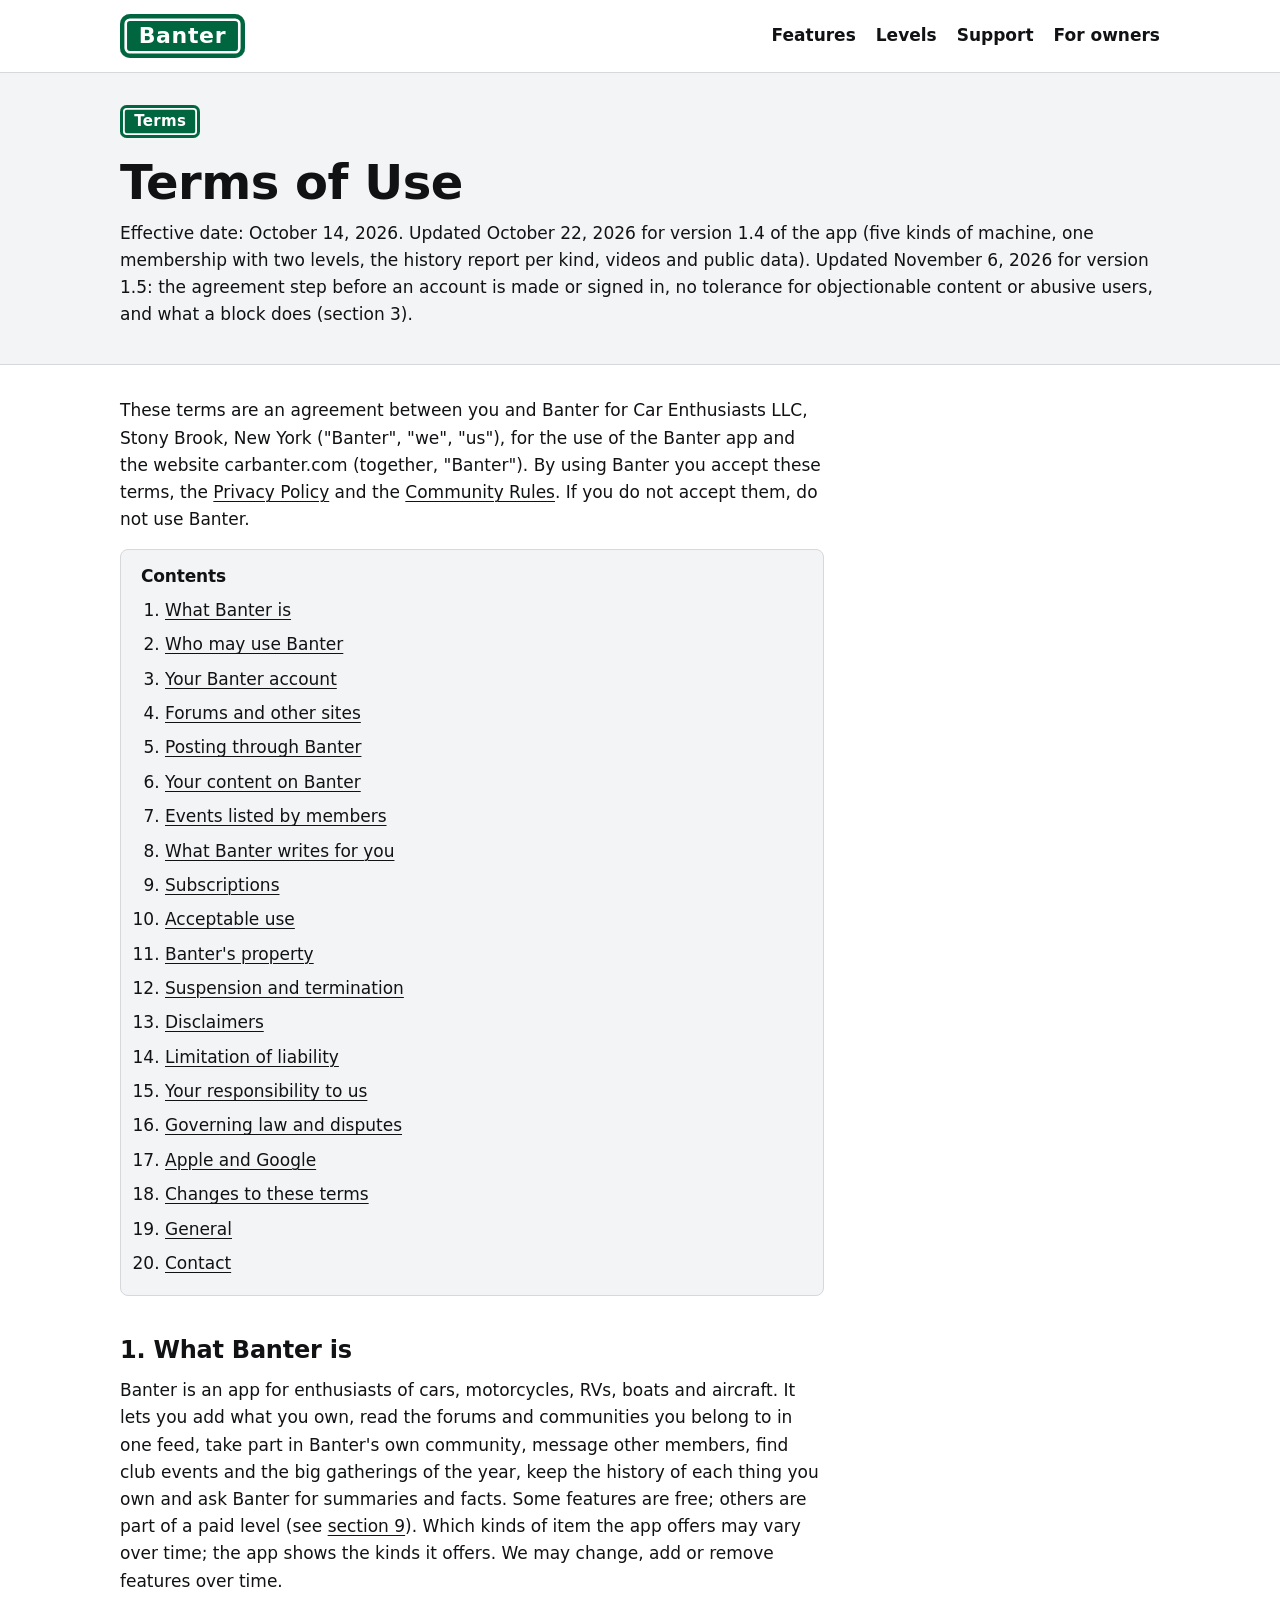
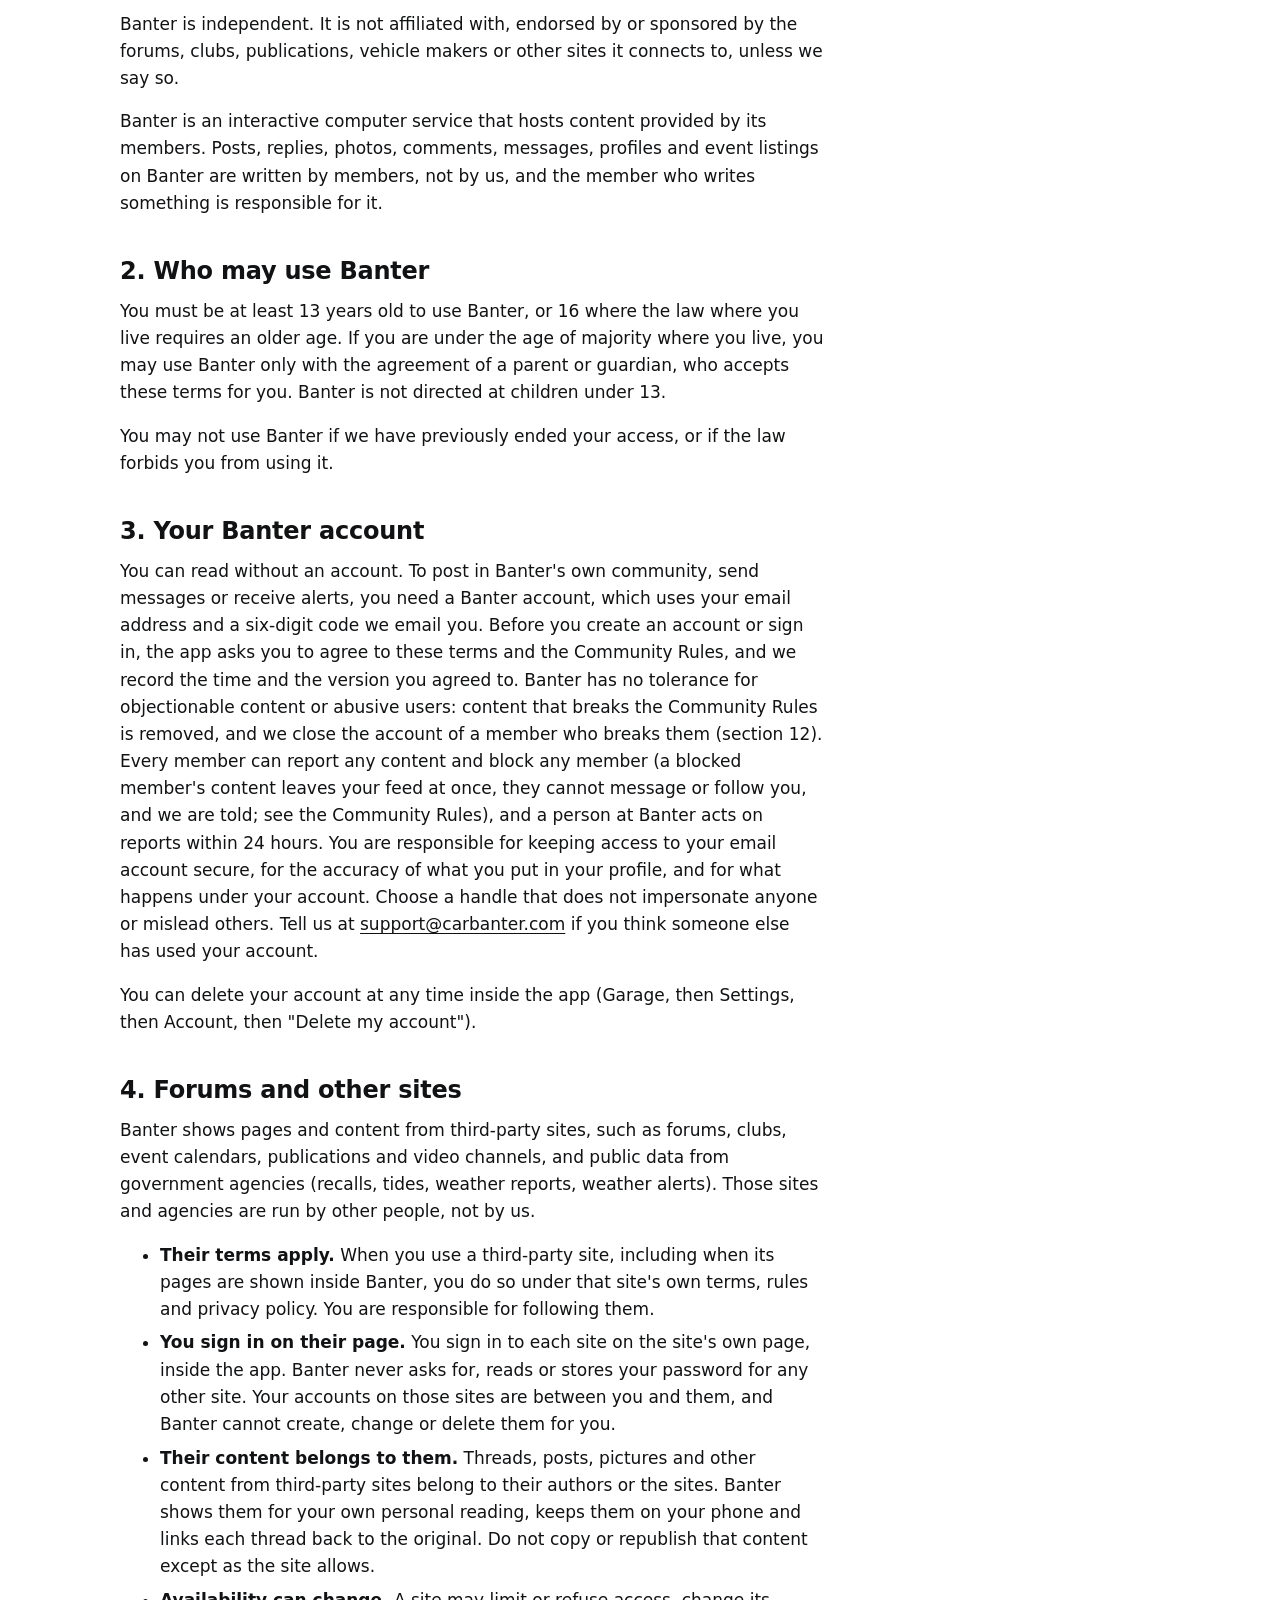
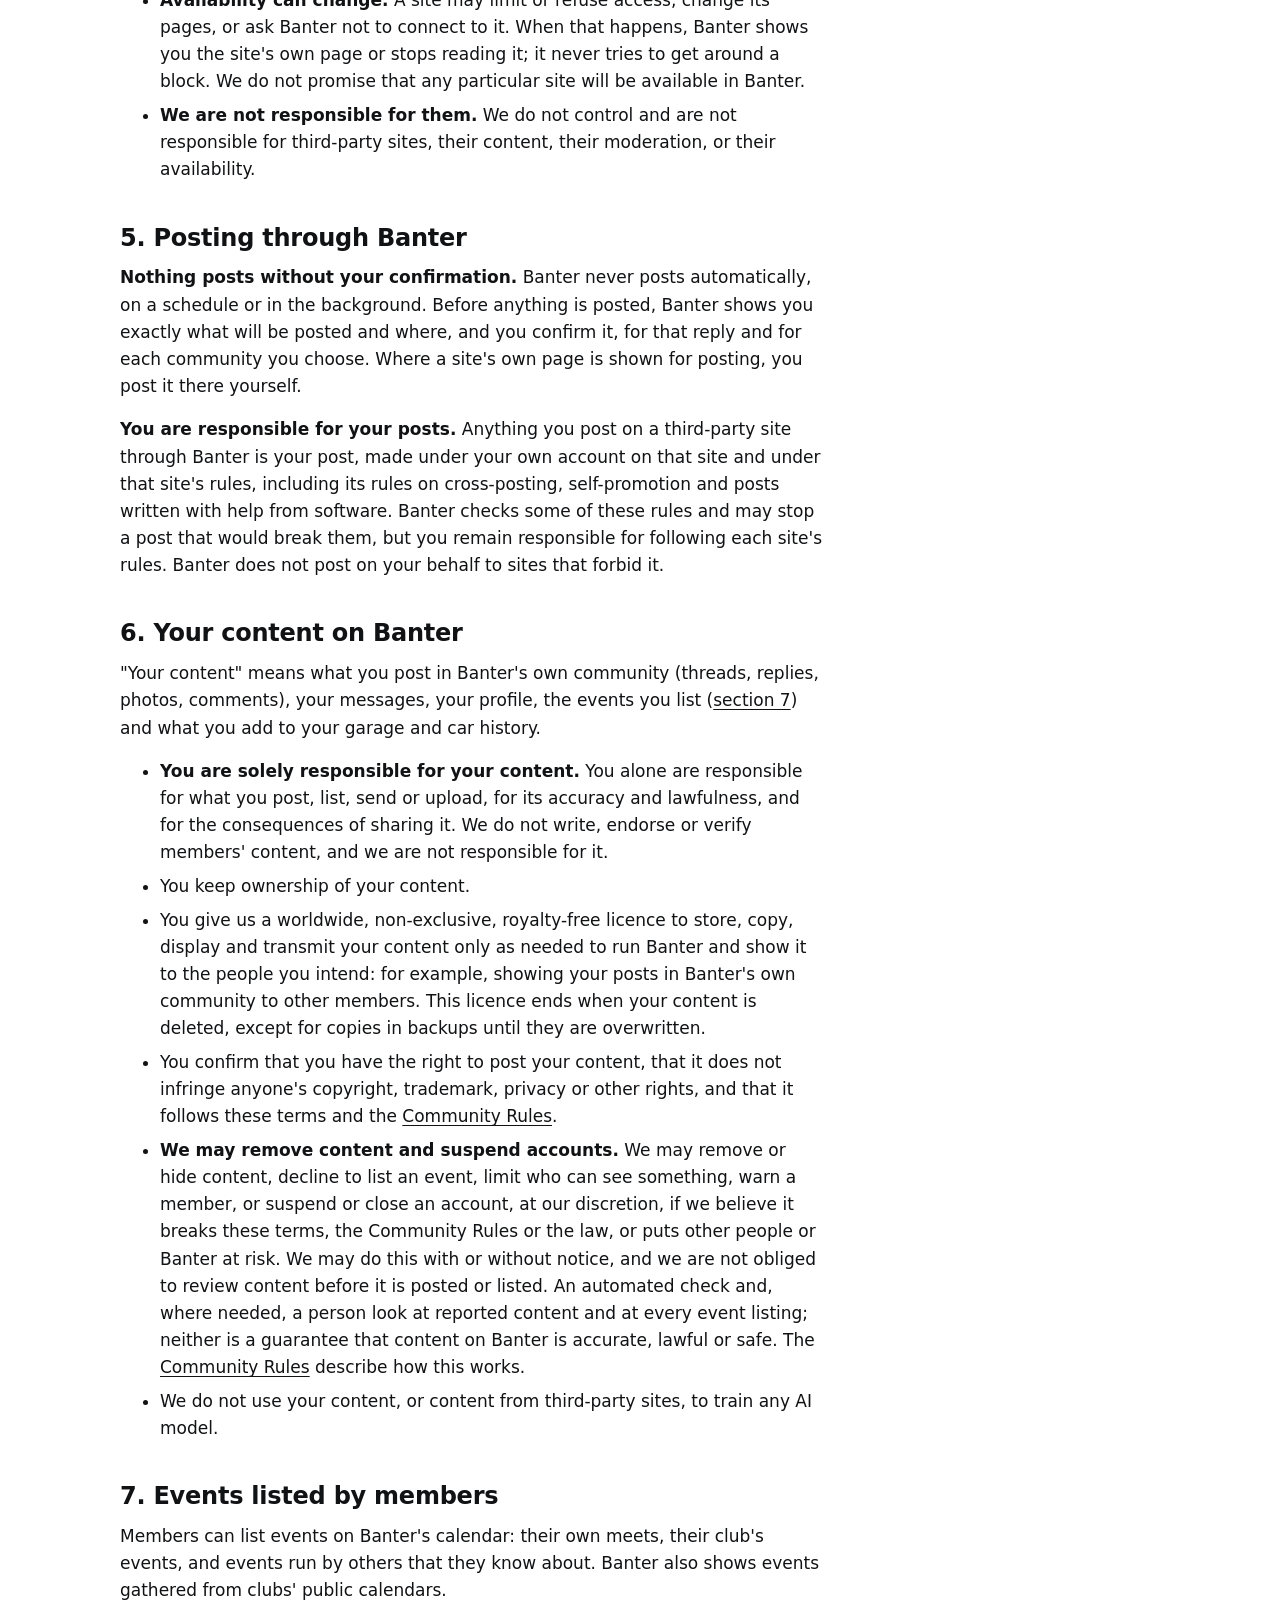
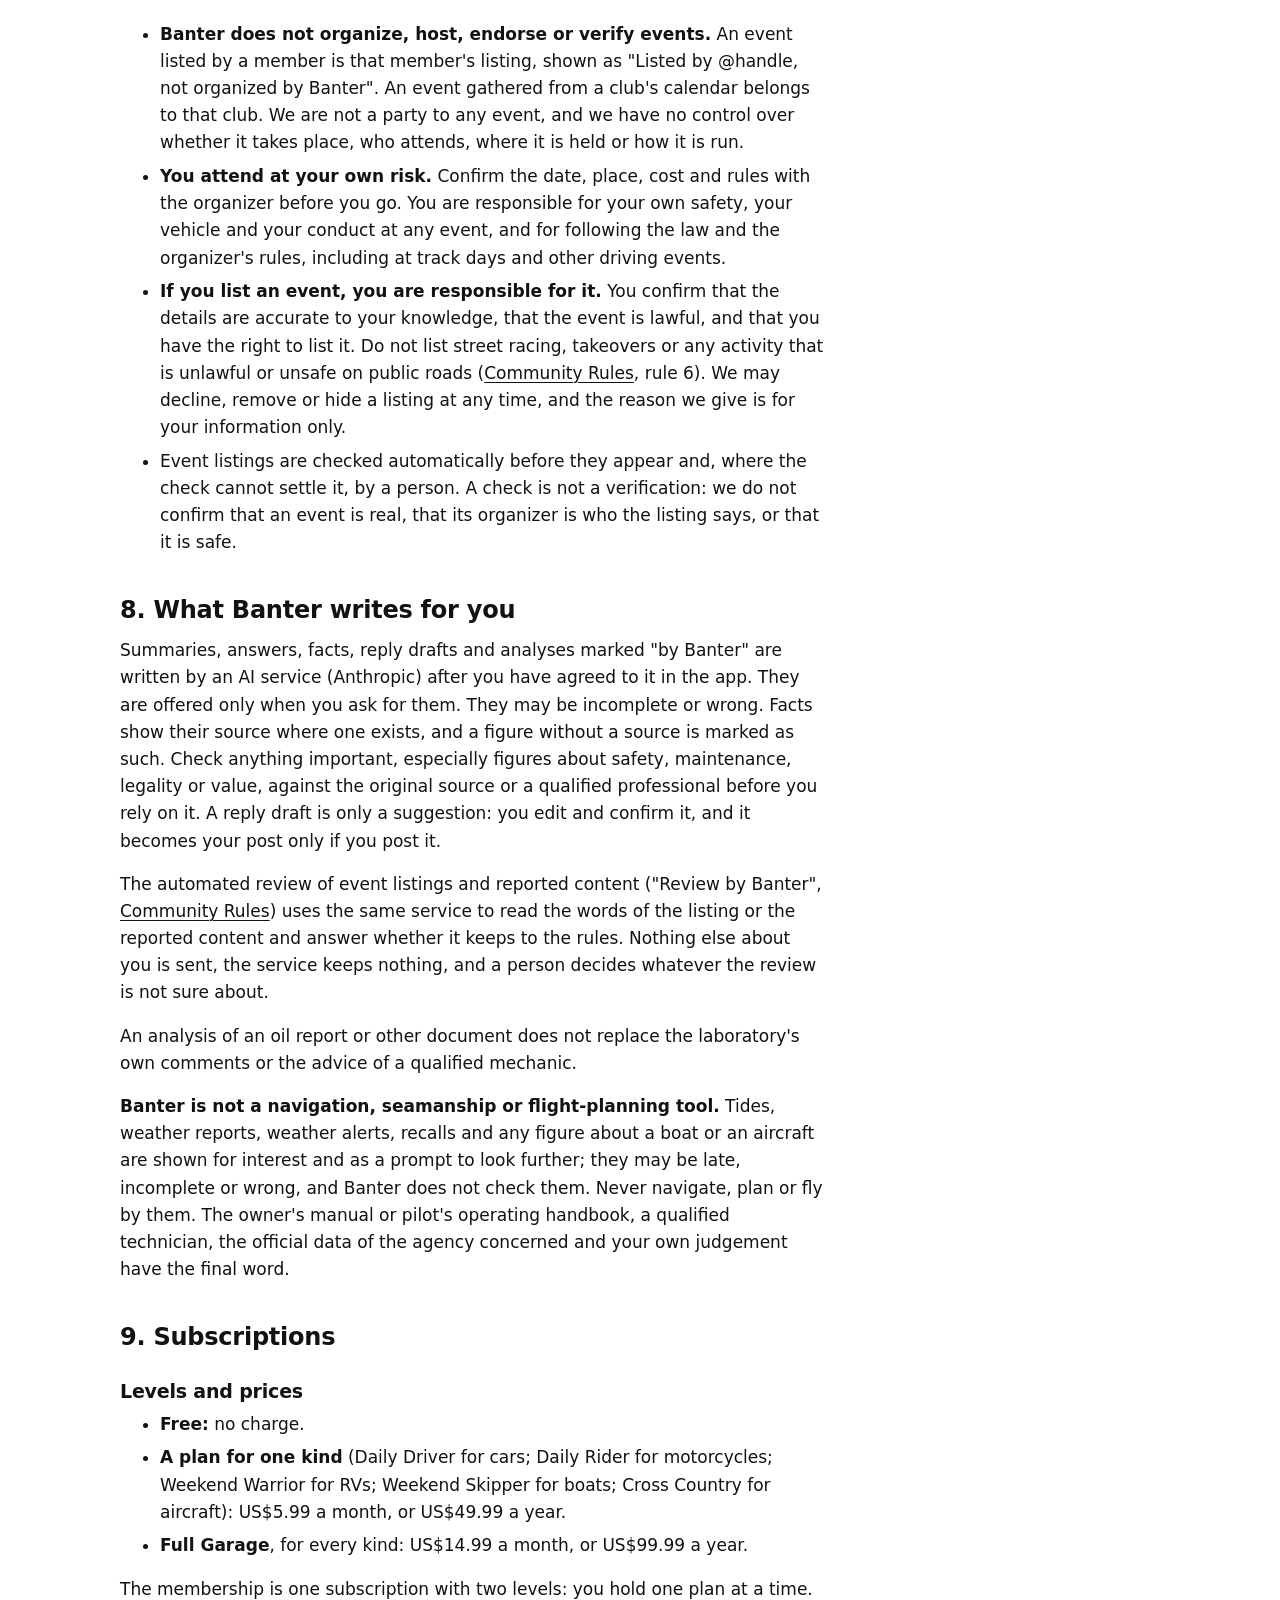
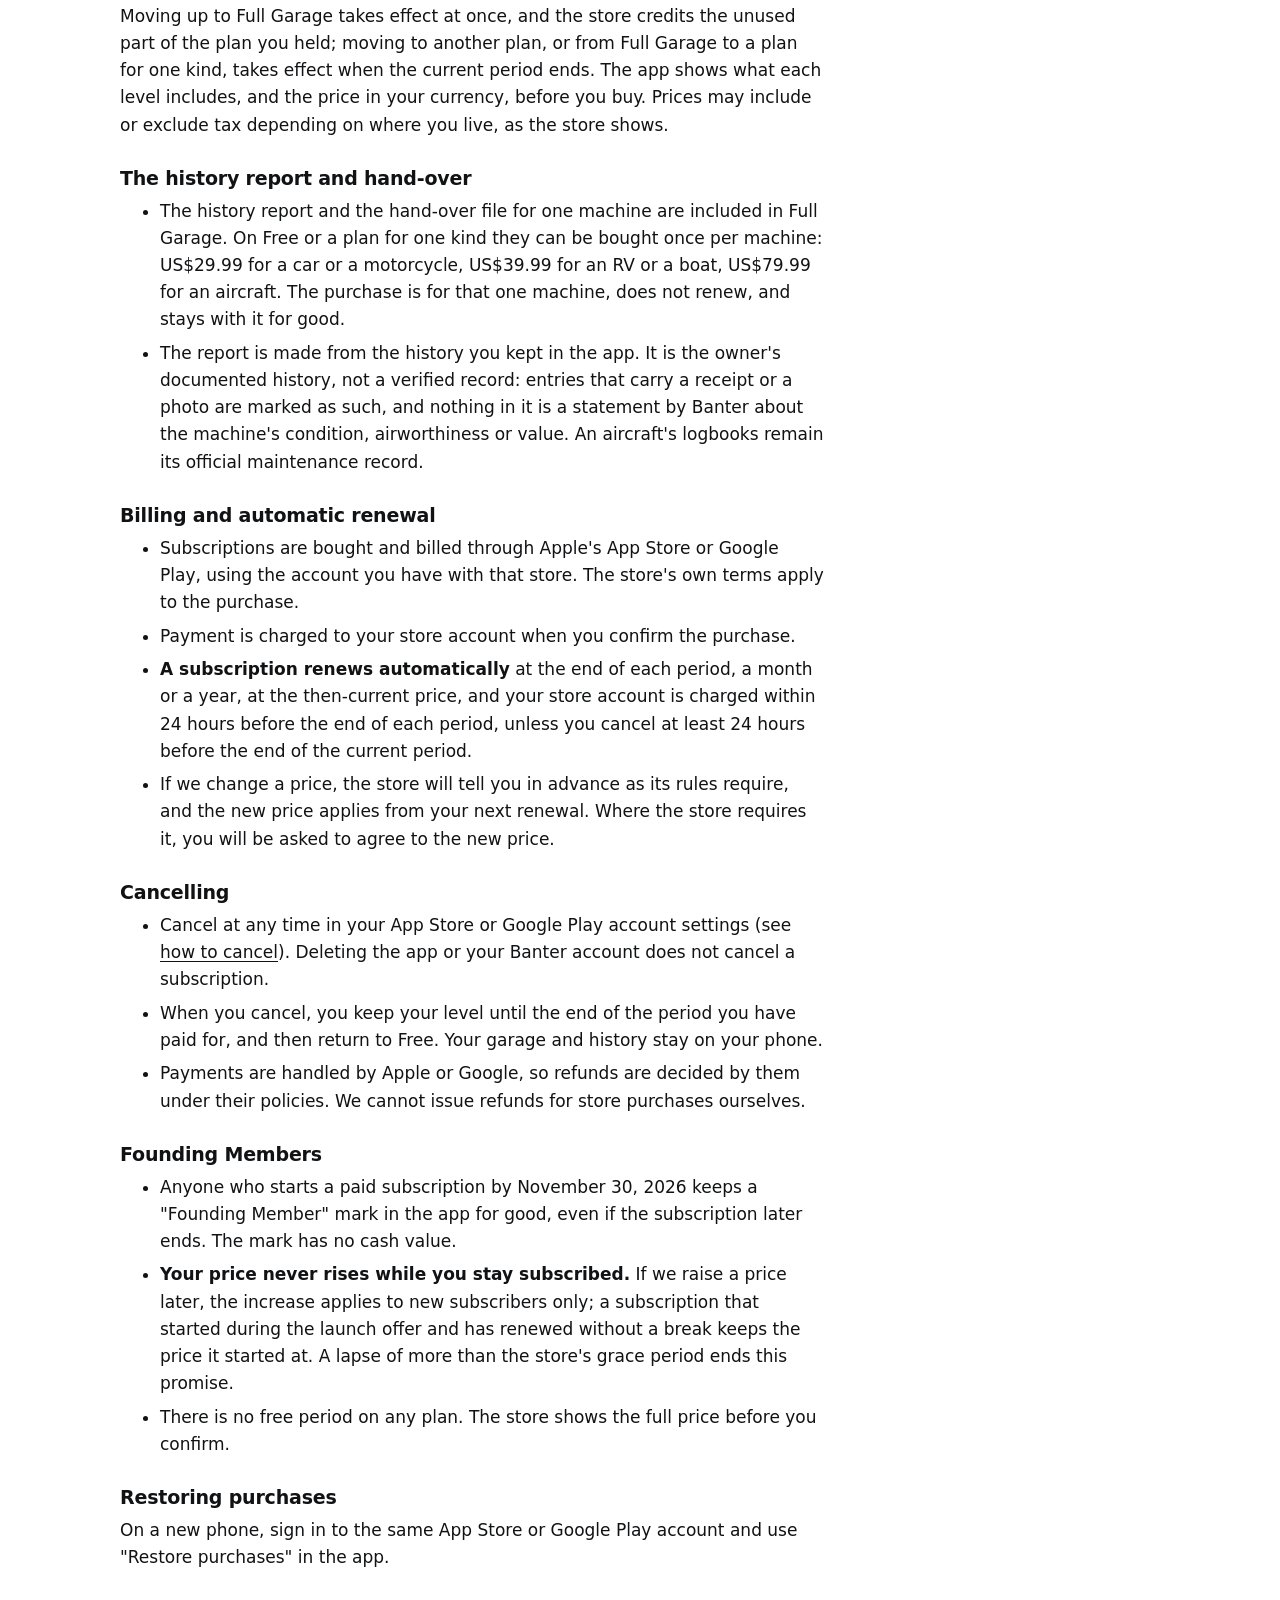
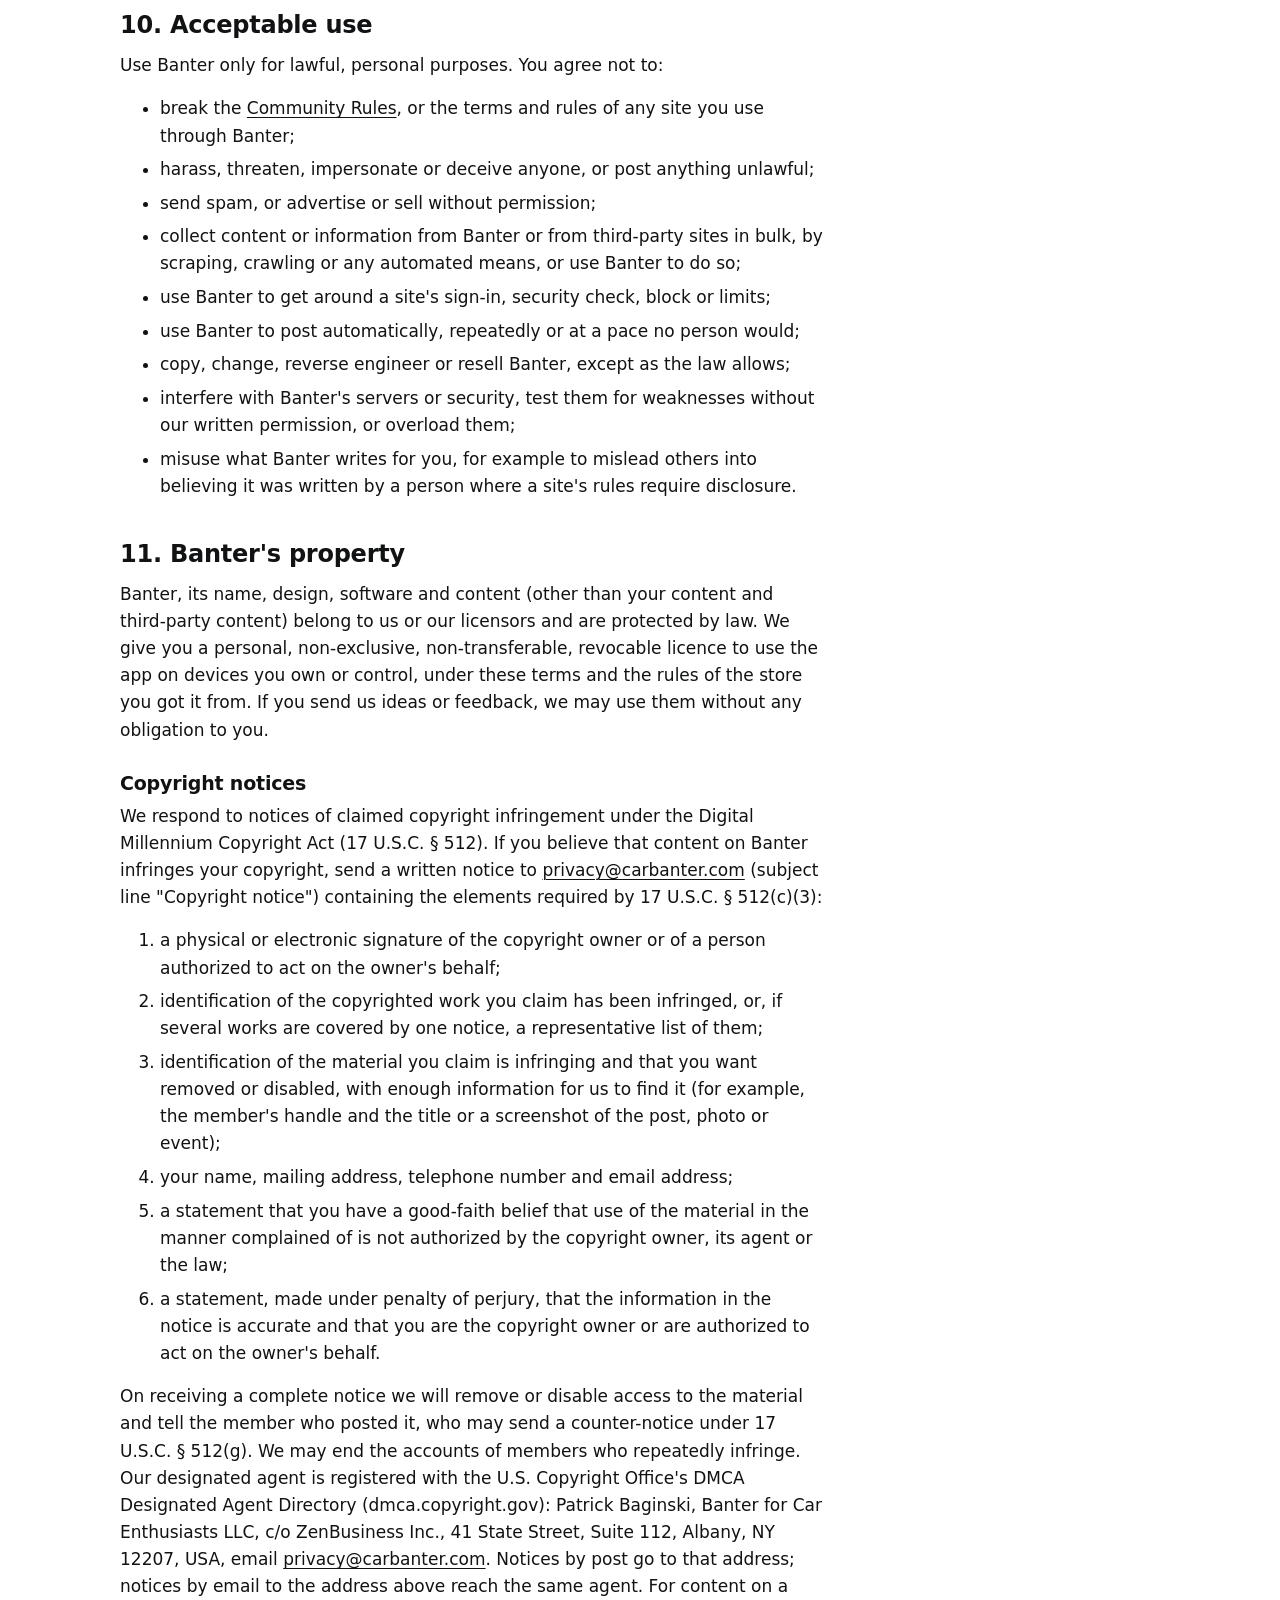
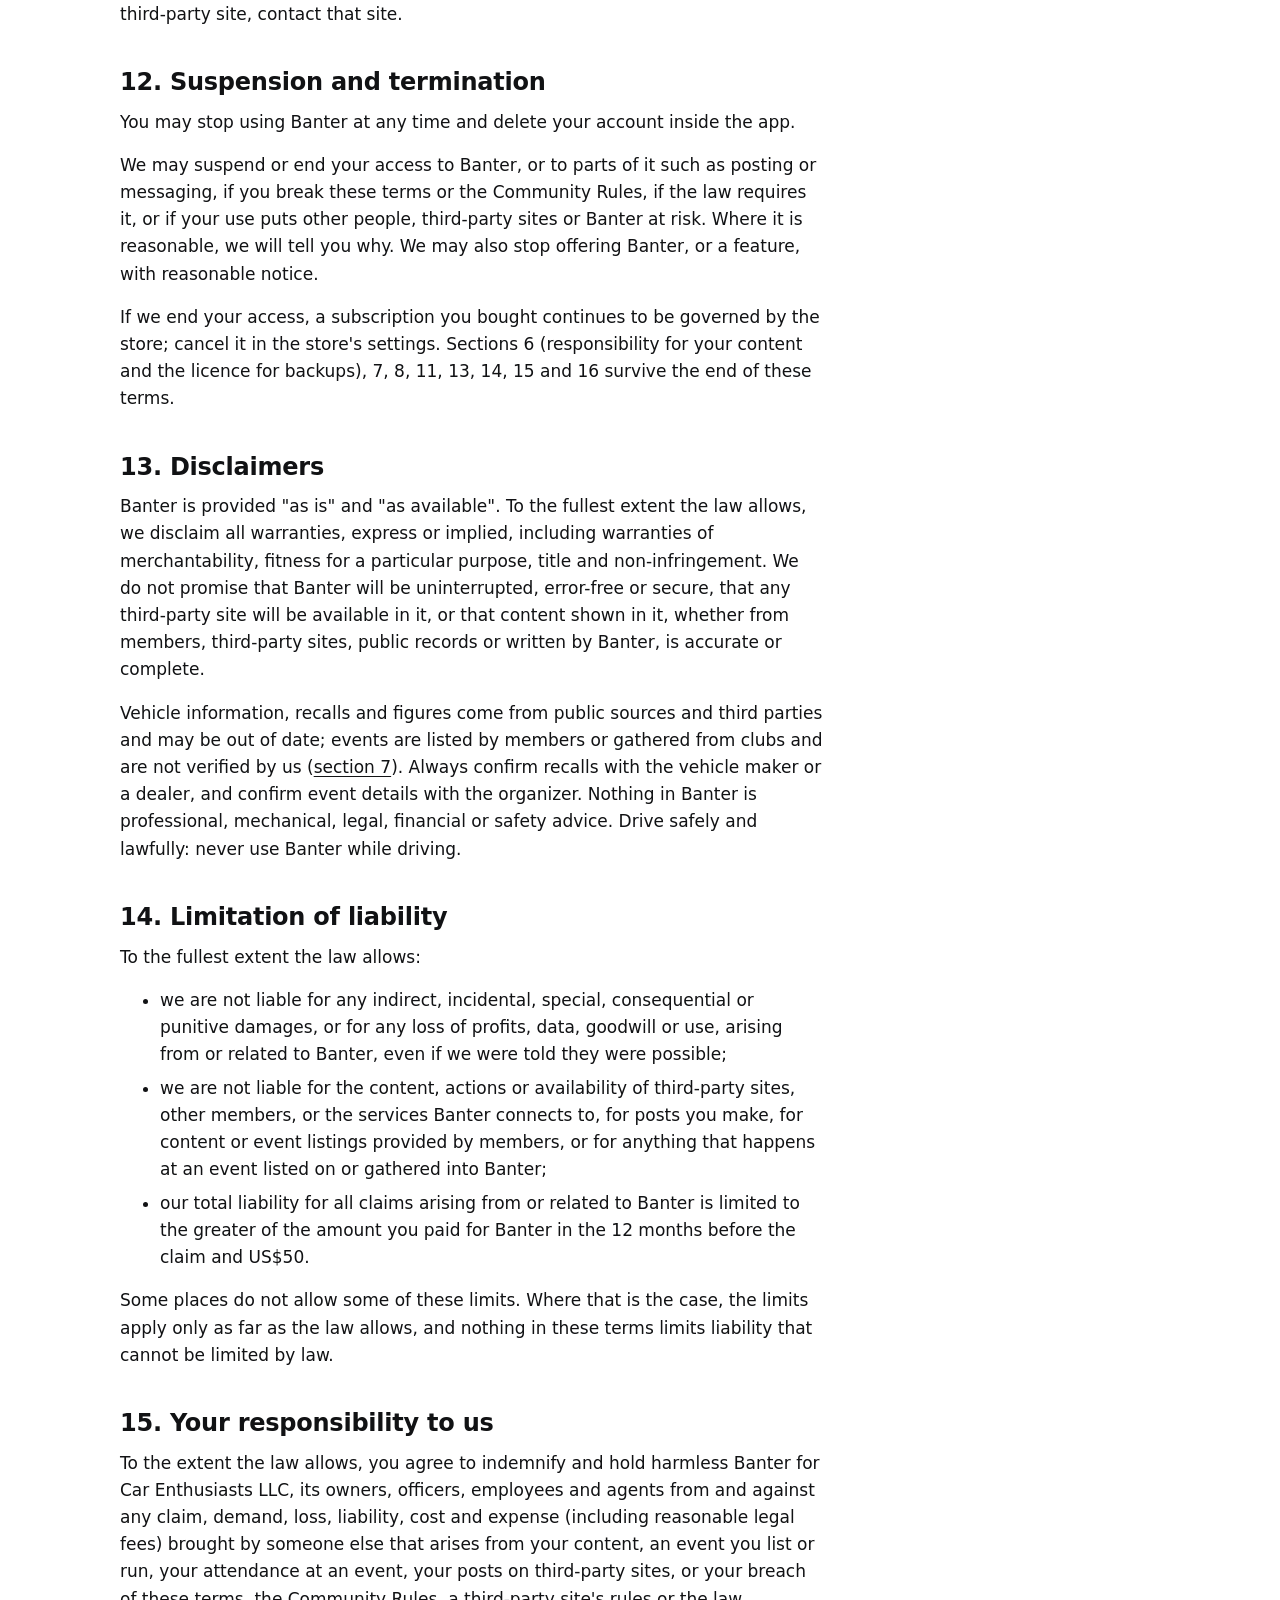
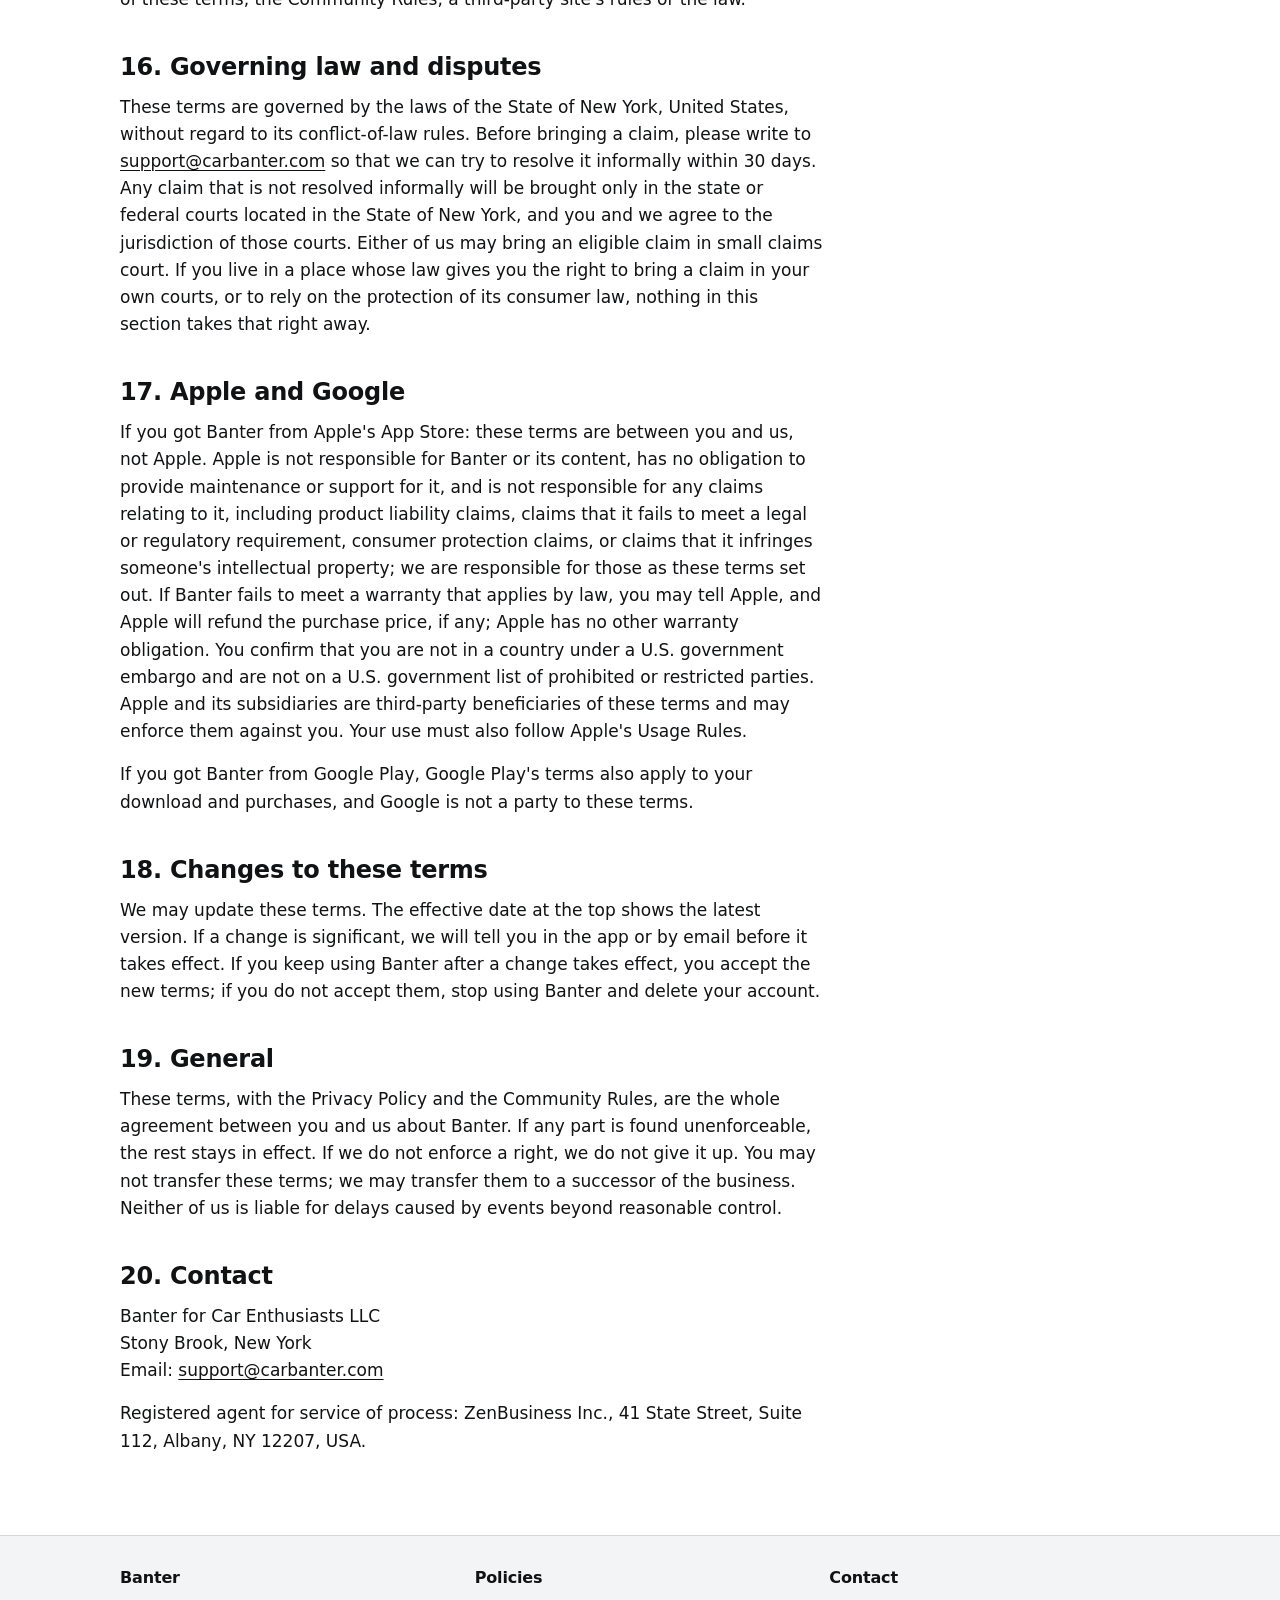
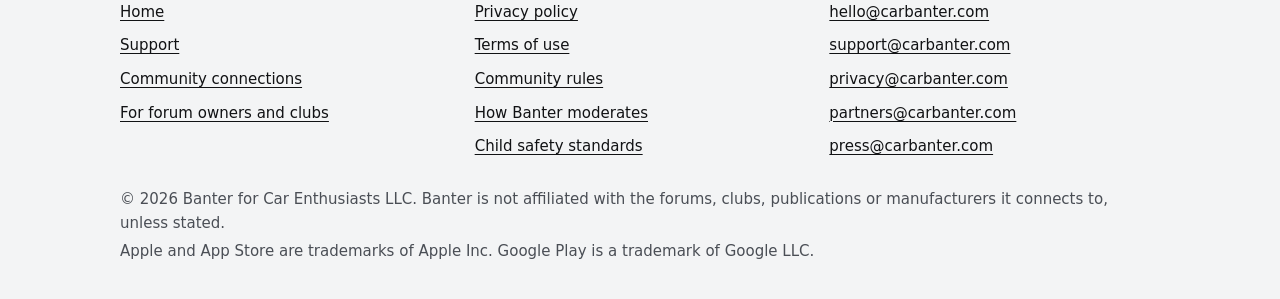
<file: terms.html>
<!doctype html>
<html lang="en">
<head>
  <meta charset="utf-8">
  <meta name="viewport" content="width=device-width, initial-scale=1">
  <title>Terms of Use | Banter</title>
  <meta name="description" content="The terms for using the Banter app, including subscriptions, posting to third-party sites and acceptable use.">
  <meta name="theme-color" content="#ffffff" media="(prefers-color-scheme: light)">
  <meta name="theme-color" content="#17181a" media="(prefers-color-scheme: dark)">
  <link rel="canonical" href="https://carbanter.com/terms.html">
  <link rel="icon" href="data:image/svg+xml,%3Csvg xmlns='http://www.w3.org/2000/svg' viewBox='0 0 64 64'%3E%3Crect width='64' height='64' rx='10' fill='%2300663f'/%3E%3Crect x='5' y='5' width='54' height='54' rx='6' fill='none' stroke='%23fff' stroke-width='3'/%3E%3Ctext x='32' y='45' font-family='Arial,sans-serif' font-size='36' font-weight='700' text-anchor='middle' fill='%23fff'%3EB%3C/text%3E%3C/svg%3E">
  <link rel="stylesheet" href="styles.css">
</head>
<body>
  <a class="skip-link" href="#main">Skip to main content</a>

  <header class="site-header">
    <div class="wrap header-inner">
      <a class="brand" href="index.html" aria-label="Banter home"><span class="plate plate-brand">Banter</span></a>
      <nav aria-label="Main">
        <ul class="nav">
          <li><a href="index.html#features">Features</a></li>
          <li><a href="index.html#levels">Levels</a></li>
          <li><a href="support.html">Support</a></li>
          <li><a href="owners.html">For owners</a></li>
        </ul>
      </nav>
    </div>
  </header>

  <main id="main">
    <div class="page-head">
      <div class="wrap">
        <p class="plate">Terms</p>
        <h1>Terms of Use</h1>
        <p>Effective date: October 14, 2026. Updated October 22, 2026 for version 1.4 of the app (five kinds of machine, one membership with two levels, the history report per kind, videos and public data). Updated November 6, 2026 for version 1.5: the agreement step before an account is made or signed in, no tolerance for objectionable content or abusive users, and what a block does (section 3).</p>
      </div>
    </div>

    <div class="wrap">
      <article class="prose">
        <p>These terms are an agreement between you and Banter for Car Enthusiasts LLC, Stony Brook, New York ("Banter", "we", "us"), for the use of the Banter app and the website carbanter.com (together, "Banter"). By using Banter you accept these terms, the <a href="privacy.html">Privacy Policy</a> and the <a href="community.html">Community Rules</a>. If you do not accept them, do not use Banter.</p>

        <nav class="toc" aria-labelledby="toc-title">
          <h2 id="toc-title">Contents</h2>
          <ol>
            <li><a href="#service">What Banter is</a></li>
            <li><a href="#eligibility">Who may use Banter</a></li>
            <li><a href="#account">Your Banter account</a></li>
            <li><a href="#third-party">Forums and other sites</a></li>
            <li><a href="#posting">Posting through Banter</a></li>
            <li><a href="#content">Your content on Banter</a></li>
            <li><a href="#events">Events listed by members</a></li>
            <li><a href="#writing">What Banter writes for you</a></li>
            <li><a href="#subscriptions">Subscriptions</a></li>
            <li><a href="#acceptable-use">Acceptable use</a></li>
            <li><a href="#ip">Banter's property</a></li>
            <li><a href="#termination">Suspension and termination</a></li>
            <li><a href="#disclaimers">Disclaimers</a></li>
            <li><a href="#liability">Limitation of liability</a></li>
            <li><a href="#indemnity">Your responsibility to us</a></li>
            <li><a href="#law">Governing law and disputes</a></li>
            <li><a href="#stores">Apple and Google</a></li>
            <li><a href="#changes">Changes to these terms</a></li>
            <li><a href="#general">General</a></li>
            <li><a href="#contact">Contact</a></li>
          </ol>
        </nav>

        <h2 id="service">1. What Banter is</h2>
        <p>Banter is an app for enthusiasts of cars, motorcycles, RVs, boats and aircraft. It lets you add what you own, read the forums and communities you belong to in one feed, take part in Banter's own community, message other members, find club events and the big gatherings of the year, keep the history of each thing you own and ask Banter for summaries and facts. Some features are free; others are part of a paid level (see <a href="#subscriptions">section 9</a>). Which kinds of item the app offers may vary over time; the app shows the kinds it offers. We may change, add or remove features over time.</p>
        <p>Banter is independent. It is not affiliated with, endorsed by or sponsored by the forums, clubs, publications, vehicle makers or other sites it connects to, unless we say so.</p>
        <p>Banter is an interactive computer service that hosts content provided by its members. Posts, replies, photos, comments, messages, profiles and event listings on Banter are written by members, not by us, and the member who writes something is responsible for it.</p>

        <h2 id="eligibility">2. Who may use Banter</h2>
        <p>You must be at least 13 years old to use Banter, or 16 where the law where you live requires an older age. If you are under the age of majority where you live, you may use Banter only with the agreement of a parent or guardian, who accepts these terms for you. Banter is not directed at children under 13.</p>
        <p>You may not use Banter if we have previously ended your access, or if the law forbids you from using it.</p>

        <h2 id="account">3. Your Banter account</h2>
        <p>You can read without an account. To post in Banter's own community, send messages or receive alerts, you need a Banter account, which uses your email address and a six-digit code we email you. Before you create an account or sign in, the app asks you to agree to these terms and the Community Rules, and we record the time and the version you agreed to. Banter has no tolerance for objectionable content or abusive users: content that breaks the Community Rules is removed, and we close the account of a member who breaks them (section 12). Every member can report any content and block any member (a blocked member's content leaves your feed at once, they cannot message or follow you, and we are told; see the Community Rules), and a person at Banter acts on reports within 24 hours. You are responsible for keeping access to your email account secure, for the accuracy of what you put in your profile, and for what happens under your account. Choose a handle that does not impersonate anyone or mislead others. Tell us at <a href="mailto:support@carbanter.com">support@carbanter.com</a> if you think someone else has used your account.</p>
        <p>You can delete your account at any time inside the app (Garage, then Settings, then Account, then "Delete my account").</p>

        <h2 id="third-party">4. Forums and other sites</h2>
        <p>Banter shows pages and content from third-party sites, such as forums, clubs, event calendars, publications and video channels, and public data from government agencies (recalls, tides, weather reports, weather alerts). Those sites and agencies are run by other people, not by us.</p>
        <ul>
          <li><strong>Their terms apply.</strong> When you use a third-party site, including when its pages are shown inside Banter, you do so under that site's own terms, rules and privacy policy. You are responsible for following them.</li>
          <li><strong>You sign in on their page.</strong> You sign in to each site on the site's own page, inside the app. Banter never asks for, reads or stores your password for any other site. Your accounts on those sites are between you and them, and Banter cannot create, change or delete them for you.</li>
          <li><strong>Their content belongs to them.</strong> Threads, posts, pictures and other content from third-party sites belong to their authors or the sites. Banter shows them for your own personal reading, keeps them on your phone and links each thread back to the original. Do not copy or republish that content except as the site allows.</li>
          <li><strong>Availability can change.</strong> A site may limit or refuse access, change its pages, or ask Banter not to connect to it. When that happens, Banter shows you the site's own page or stops reading it; it never tries to get around a block. We do not promise that any particular site will be available in Banter.</li>
          <li><strong>We are not responsible for them.</strong> We do not control and are not responsible for third-party sites, their content, their moderation, or their availability.</li>
        </ul>

        <h2 id="posting">5. Posting through Banter</h2>
        <p><strong>Nothing posts without your confirmation.</strong> Banter never posts automatically, on a schedule or in the background. Before anything is posted, Banter shows you exactly what will be posted and where, and you confirm it, for that reply and for each community you choose. Where a site's own page is shown for posting, you post it there yourself.</p>
        <p><strong>You are responsible for your posts.</strong> Anything you post on a third-party site through Banter is your post, made under your own account on that site and under that site's rules, including its rules on cross-posting, self-promotion and posts written with help from software. Banter checks some of these rules and may stop a post that would break them, but you remain responsible for following each site's rules. Banter does not post on your behalf to sites that forbid it.</p>

        <h2 id="content">6. Your content on Banter</h2>
        <p>"Your content" means what you post in Banter's own community (threads, replies, photos, comments), your messages, your profile, the events you list (<a href="#events">section 7</a>) and what you add to your garage and car history.</p>
        <ul>
          <li><strong>You are solely responsible for your content.</strong> You alone are responsible for what you post, list, send or upload, for its accuracy and lawfulness, and for the consequences of sharing it. We do not write, endorse or verify members' content, and we are not responsible for it.</li>
          <li>You keep ownership of your content.</li>
          <li>You give us a worldwide, non-exclusive, royalty-free licence to store, copy, display and transmit your content only as needed to run Banter and show it to the people you intend: for example, showing your posts in Banter's own community to other members. This licence ends when your content is deleted, except for copies in backups until they are overwritten.</li>
          <li>You confirm that you have the right to post your content, that it does not infringe anyone's copyright, trademark, privacy or other rights, and that it follows these terms and the <a href="community.html">Community Rules</a>.</li>
          <li><strong>We may remove content and suspend accounts.</strong> We may remove or hide content, decline to list an event, limit who can see something, warn a member, or suspend or close an account, at our discretion, if we believe it breaks these terms, the Community Rules or the law, or puts other people or Banter at risk. We may do this with or without notice, and we are not obliged to review content before it is posted or listed. An automated check and, where needed, a person look at reported content and at every event listing; neither is a guarantee that content on Banter is accurate, lawful or safe. The <a href="community.html#review">Community Rules</a> describe how this works.</li>
          <li>We do not use your content, or content from third-party sites, to train any AI model.</li>
        </ul>

        <h2 id="events">7. Events listed by members</h2>
        <p>Members can list events on Banter's calendar: their own meets, their club's events, and events run by others that they know about. Banter also shows events gathered from clubs' public calendars.</p>
        <ul>
          <li><strong>Banter does not organize, host, endorse or verify events.</strong> An event listed by a member is that member's listing, shown as "Listed by @handle, not organized by Banter". An event gathered from a club's calendar belongs to that club. We are not a party to any event, and we have no control over whether it takes place, who attends, where it is held or how it is run.</li>
          <li><strong>You attend at your own risk.</strong> Confirm the date, place, cost and rules with the organizer before you go. You are responsible for your own safety, your vehicle and your conduct at any event, and for following the law and the organizer's rules, including at track days and other driving events.</li>
          <li><strong>If you list an event, you are responsible for it.</strong> You confirm that the details are accurate to your knowledge, that the event is lawful, and that you have the right to list it. Do not list street racing, takeovers or any activity that is unlawful or unsafe on public roads (<a href="community.html">Community Rules</a>, rule 6). We may decline, remove or hide a listing at any time, and the reason we give is for your information only.</li>
          <li>Event listings are checked automatically before they appear and, where the check cannot settle it, by a person. A check is not a verification: we do not confirm that an event is real, that its organizer is who the listing says, or that it is safe.</li>
        </ul>

        <h2 id="writing">8. What Banter writes for you</h2>
        <p>Summaries, answers, facts, reply drafts and analyses marked "by Banter" are written by an AI service (Anthropic) after you have agreed to it in the app. They are offered only when you ask for them. They may be incomplete or wrong. Facts show their source where one exists, and a figure without a source is marked as such. Check anything important, especially figures about safety, maintenance, legality or value, against the original source or a qualified professional before you rely on it. A reply draft is only a suggestion: you edit and confirm it, and it becomes your post only if you post it.</p>
        <p>The automated review of event listings and reported content ("Review by Banter", <a href="community.html#review">Community Rules</a>) uses the same service to read the words of the listing or the reported content and answer whether it keeps to the rules. Nothing else about you is sent, the service keeps nothing, and a person decides whatever the review is not sure about.</p>
        <p>An analysis of an oil report or other document does not replace the laboratory's own comments or the advice of a qualified mechanic.</p>
        <p><strong>Banter is not a navigation, seamanship or flight-planning tool.</strong> Tides, weather reports, weather alerts, recalls and any figure about a boat or an aircraft are shown for interest and as a prompt to look further; they may be late, incomplete or wrong, and Banter does not check them. Never navigate, plan or fly by them. The owner's manual or pilot's operating handbook, a qualified technician, the official data of the agency concerned and your own judgement have the final word.</p>

        <h2 id="subscriptions">9. Subscriptions</h2>
        <h3>Levels and prices</h3>
        <ul>
          <li><strong>Free:</strong> no charge.</li>
          <li><strong>A plan for one kind</strong> (Daily Driver for cars; Daily Rider for motorcycles; Weekend Warrior for RVs; Weekend Skipper for boats; Cross Country for aircraft): US$5.99 a month, or US$49.99 a year.</li>
          <li><strong>Full Garage</strong>, for every kind: US$14.99 a month, or US$99.99 a year.</li>
        </ul>
        <p>The membership is one subscription with two levels: you hold one plan at a time. Moving up to Full Garage takes effect at once, and the store credits the unused part of the plan you held; moving to another plan, or from Full Garage to a plan for one kind, takes effect when the current period ends. The app shows what each level includes, and the price in your currency, before you buy. Prices may include or exclude tax depending on where you live, as the store shows.</p>
        <h3>The history report and hand-over</h3>
        <ul>
          <li>The history report and the hand-over file for one machine are included in Full Garage. On Free or a plan for one kind they can be bought once per machine: US$29.99 for a car or a motorcycle, US$39.99 for an RV or a boat, US$79.99 for an aircraft. The purchase is for that one machine, does not renew, and stays with it for good.</li>
          <li>The report is made from the history you kept in the app. It is the owner's documented history, not a verified record: entries that carry a receipt or a photo are marked as such, and nothing in it is a statement by Banter about the machine's condition, airworthiness or value. An aircraft's logbooks remain its official maintenance record.</li>
        </ul>

        <h3>Billing and automatic renewal</h3>
        <ul>
          <li>Subscriptions are bought and billed through Apple's App Store or Google Play, using the account you have with that store. The store's own terms apply to the purchase.</li>
          <li>Payment is charged to your store account when you confirm the purchase.</li>
          <li><strong>A subscription renews automatically</strong> at the end of each period, a month or a year, at the then-current price, and your store account is charged within 24 hours before the end of each period, unless you cancel at least 24 hours before the end of the current period.</li>
          <li>If we change a price, the store will tell you in advance as its rules require, and the new price applies from your next renewal. Where the store requires it, you will be asked to agree to the new price.</li>
        </ul>

        <h3>Cancelling</h3>
        <ul>
          <li>Cancel at any time in your App Store or Google Play account settings (see <a href="support.html#cancel">how to cancel</a>). Deleting the app or your Banter account does not cancel a subscription.</li>
          <li>When you cancel, you keep your level until the end of the period you have paid for, and then return to Free. Your garage and history stay on your phone.</li>
          <li>Payments are handled by Apple or Google, so refunds are decided by them under their policies. We cannot issue refunds for store purchases ourselves.</li>
        </ul>

        <h3>Founding Members</h3>
        <ul>
          <li>Anyone who starts a paid subscription by November 30, 2026 keeps a "Founding Member" mark in the app for good, even if the subscription later ends. The mark has no cash value.</li>
          <li><strong>Your price never rises while you stay subscribed.</strong> If we raise a price later, the increase applies to new subscribers only; a subscription that started during the launch offer and has renewed without a break keeps the price it started at. A lapse of more than the store's grace period ends this promise.</li>
          <li>There is no free period on any plan. The store shows the full price before you confirm.</li>
        </ul>

        <h3>Restoring purchases</h3>
        <p>On a new phone, sign in to the same App Store or Google Play account and use "Restore purchases" in the app.</p>

        <h2 id="acceptable-use">10. Acceptable use</h2>
        <p>Use Banter only for lawful, personal purposes. You agree not to:</p>
        <ul>
          <li>break the <a href="community.html">Community Rules</a>, or the terms and rules of any site you use through Banter;</li>
          <li>harass, threaten, impersonate or deceive anyone, or post anything unlawful;</li>
          <li>send spam, or advertise or sell without permission;</li>
          <li>collect content or information from Banter or from third-party sites in bulk, by scraping, crawling or any automated means, or use Banter to do so;</li>
          <li>use Banter to get around a site's sign-in, security check, block or limits;</li>
          <li>use Banter to post automatically, repeatedly or at a pace no person would;</li>
          <li>copy, change, reverse engineer or resell Banter, except as the law allows;</li>
          <li>interfere with Banter's servers or security, test them for weaknesses without our written permission, or overload them;</li>
          <li>misuse what Banter writes for you, for example to mislead others into believing it was written by a person where a site's rules require disclosure.</li>
        </ul>

        <h2 id="ip">11. Banter's property</h2>
        <p>Banter, its name, design, software and content (other than your content and third-party content) belong to us or our licensors and are protected by law. We give you a personal, non-exclusive, non-transferable, revocable licence to use the app on devices you own or control, under these terms and the rules of the store you got it from. If you send us ideas or feedback, we may use them without any obligation to you.</p>
        <h3>Copyright notices</h3>
        <p>We respond to notices of claimed copyright infringement under the Digital Millennium Copyright Act (17 U.S.C. &sect; 512). If you believe that content on Banter infringes your copyright, send a written notice to <a href="mailto:privacy@carbanter.com">privacy@carbanter.com</a> (subject line "Copyright notice") containing the elements required by 17 U.S.C. &sect; 512(c)(3):</p>
        <ol>
          <li>a physical or electronic signature of the copyright owner or of a person authorized to act on the owner's behalf;</li>
          <li>identification of the copyrighted work you claim has been infringed, or, if several works are covered by one notice, a representative list of them;</li>
          <li>identification of the material you claim is infringing and that you want removed or disabled, with enough information for us to find it (for example, the member's handle and the title or a screenshot of the post, photo or event);</li>
          <li>your name, mailing address, telephone number and email address;</li>
          <li>a statement that you have a good-faith belief that use of the material in the manner complained of is not authorized by the copyright owner, its agent or the law;</li>
          <li>a statement, made under penalty of perjury, that the information in the notice is accurate and that you are the copyright owner or are authorized to act on the owner's behalf.</li>
        </ol>
        <p>On receiving a complete notice we will remove or disable access to the material and tell the member who posted it, who may send a counter-notice under 17 U.S.C. &sect; 512(g). We may end the accounts of members who repeatedly infringe. Our designated agent is registered with the U.S. Copyright Office's DMCA Designated Agent Directory (dmca.copyright.gov): Patrick Baginski, Banter for Car Enthusiasts LLC, c/o ZenBusiness Inc., 41 State Street, Suite 112, Albany, NY 12207, USA, email <a href="mailto:privacy@carbanter.com">privacy@carbanter.com</a>. Notices by post go to that address; notices by email to the address above reach the same agent. For content on a third-party site, contact that site.</p>

        <h2 id="termination">12. Suspension and termination</h2>
        <p>You may stop using Banter at any time and delete your account inside the app.</p>
        <p>We may suspend or end your access to Banter, or to parts of it such as posting or messaging, if you break these terms or the Community Rules, if the law requires it, or if your use puts other people, third-party sites or Banter at risk. Where it is reasonable, we will tell you why. We may also stop offering Banter, or a feature, with reasonable notice.</p>
        <p>If we end your access, a subscription you bought continues to be governed by the store; cancel it in the store's settings. Sections 6 (responsibility for your content and the licence for backups), 7, 8, 11, 13, 14, 15 and 16 survive the end of these terms.</p>

        <h2 id="disclaimers">13. Disclaimers</h2>
        <p>Banter is provided "as is" and "as available". To the fullest extent the law allows, we disclaim all warranties, express or implied, including warranties of merchantability, fitness for a particular purpose, title and non-infringement. We do not promise that Banter will be uninterrupted, error-free or secure, that any third-party site will be available in it, or that content shown in it, whether from members, third-party sites, public records or written by Banter, is accurate or complete.</p>
        <p>Vehicle information, recalls and figures come from public sources and third parties and may be out of date; events are listed by members or gathered from clubs and are not verified by us (<a href="#events">section 7</a>). Always confirm recalls with the vehicle maker or a dealer, and confirm event details with the organizer. Nothing in Banter is professional, mechanical, legal, financial or safety advice. Drive safely and lawfully: never use Banter while driving.</p>

        <h2 id="liability">14. Limitation of liability</h2>
        <p>To the fullest extent the law allows:</p>
        <ul>
          <li>we are not liable for any indirect, incidental, special, consequential or punitive damages, or for any loss of profits, data, goodwill or use, arising from or related to Banter, even if we were told they were possible;</li>
          <li>we are not liable for the content, actions or availability of third-party sites, other members, or the services Banter connects to, for posts you make, for content or event listings provided by members, or for anything that happens at an event listed on or gathered into Banter;</li>
          <li>our total liability for all claims arising from or related to Banter is limited to the greater of the amount you paid for Banter in the 12 months before the claim and US$50.</li>
        </ul>
        <p>Some places do not allow some of these limits. Where that is the case, the limits apply only as far as the law allows, and nothing in these terms limits liability that cannot be limited by law.</p>

        <h2 id="indemnity">15. Your responsibility to us</h2>
        <p>To the extent the law allows, you agree to indemnify and hold harmless Banter for Car Enthusiasts LLC, its owners, officers, employees and agents from and against any claim, demand, loss, liability, cost and expense (including reasonable legal fees) brought by someone else that arises from your content, an event you list or run, your attendance at an event, your posts on third-party sites, or your breach of these terms, the Community Rules, a third-party site's rules or the law.</p>

        <h2 id="law">16. Governing law and disputes</h2>
        <p>These terms are governed by the laws of the State of New York, United States, without regard to its conflict-of-law rules. Before bringing a claim, please write to <a href="mailto:support@carbanter.com">support@carbanter.com</a> so that we can try to resolve it informally within 30 days. Any claim that is not resolved informally will be brought only in the state or federal courts located in the State of New York, and you and we agree to the jurisdiction of those courts. Either of us may bring an eligible claim in small claims court. If you live in a place whose law gives you the right to bring a claim in your own courts, or to rely on the protection of its consumer law, nothing in this section takes that right away.</p>

        <h2 id="stores">17. Apple and Google</h2>
        <p>If you got Banter from Apple's App Store: these terms are between you and us, not Apple. Apple is not responsible for Banter or its content, has no obligation to provide maintenance or support for it, and is not responsible for any claims relating to it, including product liability claims, claims that it fails to meet a legal or regulatory requirement, consumer protection claims, or claims that it infringes someone's intellectual property; we are responsible for those as these terms set out. If Banter fails to meet a warranty that applies by law, you may tell Apple, and Apple will refund the purchase price, if any; Apple has no other warranty obligation. You confirm that you are not in a country under a U.S. government embargo and are not on a U.S. government list of prohibited or restricted parties. Apple and its subsidiaries are third-party beneficiaries of these terms and may enforce them against you. Your use must also follow Apple's Usage Rules.</p>
        <p>If you got Banter from Google Play, Google Play's terms also apply to your download and purchases, and Google is not a party to these terms.</p>

        <h2 id="changes">18. Changes to these terms</h2>
        <p>We may update these terms. The effective date at the top shows the latest version. If a change is significant, we will tell you in the app or by email before it takes effect. If you keep using Banter after a change takes effect, you accept the new terms; if you do not accept them, stop using Banter and delete your account.</p>

        <h2 id="general">19. General</h2>
        <p>These terms, with the Privacy Policy and the Community Rules, are the whole agreement between you and us about Banter. If any part is found unenforceable, the rest stays in effect. If we do not enforce a right, we do not give it up. You may not transfer these terms; we may transfer them to a successor of the business. Neither of us is liable for delays caused by events beyond reasonable control.</p>

        <h2 id="contact">20. Contact</h2>
        <p>Banter for Car Enthusiasts LLC<br>Stony Brook, New York<br>Email: <a href="mailto:support@carbanter.com">support@carbanter.com</a></p>
        <p>Registered agent for service of process: ZenBusiness Inc., 41 State Street, Suite 112, Albany, NY 12207, USA.</p>
      </article>
    </div>
  </main>

  <footer class="site-footer">
    <div class="wrap">
      <div class="footer-grid">
        <nav aria-labelledby="footer-banter">
          <h2 class="footer-title" id="footer-banter">Banter</h2>
          <ul>
            <li><a href="index.html">Home</a></li>
            <li><a href="support.html">Support</a></li>
            <li><a href="status.html">Community connections</a></li>
            <li><a href="owners.html">For forum owners and clubs</a></li>
          </ul>
        </nav>
        <nav aria-labelledby="footer-policies">
          <h2 class="footer-title" id="footer-policies">Policies</h2>
          <ul>
            <li><a href="privacy.html">Privacy policy</a></li>
            <li><a href="terms.html" aria-current="page">Terms of use</a></li>
            <li><a href="community.html">Community rules</a></li>
            <li><a href="moderation.html">How Banter moderates</a></li>
            <li><a href="child-safety.html">Child safety standards</a></li>
          </ul>
        </nav>
        <div>
          <h2 class="footer-title">Contact</h2>
          <ul>
            <li><a href="mailto:hello@carbanter.com">hello@carbanter.com</a></li>
            <li><a href="mailto:support@carbanter.com">support@carbanter.com</a></li>
            <li><a href="mailto:privacy@carbanter.com">privacy@carbanter.com</a></li>
            <li><a href="mailto:partners@carbanter.com">partners@carbanter.com</a></li>
            <li><a href="mailto:press@carbanter.com">press@carbanter.com</a></li>
          </ul>
        </div>
      </div>
      <div class="legal-line">
        <p>&copy; 2026 Banter for Car Enthusiasts LLC. Banter is not affiliated with the forums, clubs, publications or manufacturers it connects to, unless stated.</p>
        <p>Apple and App Store are trademarks of Apple Inc. Google Play is a trademark of Google LLC.</p>
      </div>
    </div>
  </footer>
</body>
</html>
</file>
<file: styles.css>
/*
 * Banter website: one stylesheet for every page.
 * Controls and text are black, white and gray. The one accent color is guide-sign green,
 * used only for sign plates, as on a road sign. Dark mode follows the phone or computer.
 */

:root {
  color-scheme: light dark;
  --bg: #ffffff;
  --surface: #f3f4f5;
  --text: #111214;
  --muted: #4a4e55;
  --line: #d5d8dc;
  --strong-line: #111214;
  --button-bg: #111214;
  --button-text: #ffffff;
  --accent: #00663f;
  --on-accent: #ffffff;
  --focus: #111214;
  --radius: 0.5rem;
  --gutter: 1rem;
  --measure: 44rem;
  --wide: 68rem;
}

@media (prefers-color-scheme: dark) {
  :root {
    --bg: #17181a;
    --surface: #222428;
    --text: #f1f2f3;
    --muted: #b7bbc1;
    --line: #3a3d42;
    --strong-line: #f1f2f3;
    --button-bg: #f1f2f3;
    --button-text: #111214;
    --focus: #f1f2f3;
  }
}

*,
*::before,
*::after {
  box-sizing: border-box;
}

html {
  -webkit-text-size-adjust: 100%;
  text-size-adjust: 100%;
}

@media (prefers-reduced-motion: no-preference) {
  html {
    scroll-behavior: smooth;
  }
}

body {
  margin: 0;
  background: var(--bg);
  color: var(--text);
  font-family: system-ui, -apple-system, BlinkMacSystemFont, "Segoe UI", Roboto, "Helvetica Neue",
    Arial, sans-serif;
  font-size: 1.0625rem;
  line-height: 1.6;
  overflow-wrap: break-word;
}

h1,
h2,
h3 {
  line-height: 1.2;
  letter-spacing: -0.01em;
  -webkit-hyphens: auto;
  hyphens: auto;
}

h1 {
  font-size: clamp(1.75rem, 1.4rem + 2vw, 3rem);
  margin: 0 0 1rem;
}

h2 {
  font-size: 1.625rem;
  margin: 0 0 0.75rem;
}

h3 {
  font-size: 1.1875rem;
  margin: 0 0 0.5rem;
}

p,
ul,
ol,
dl {
  margin: 0 0 1rem;
}

a {
  color: var(--text);
  overflow-wrap: anywhere;
  text-decoration-thickness: 1px;
  text-underline-offset: 0.18em;
}

a:hover {
  text-decoration-thickness: 2px;
}

:focus-visible {
  outline: 3px solid var(--focus);
  outline-offset: 3px;
  border-radius: 2px;
}

/* The exit arrow marks a link that leaves this website. */
a.ext::after {
  content: "\00a0\2197";
  content: "\00a0\2197" / "";
}

.visually-hidden {
  position: absolute;
  width: 1px;
  height: 1px;
  margin: -1px;
  padding: 0;
  overflow: hidden;
  clip: rect(0 0 0 0);
  white-space: nowrap;
  border: 0;
}

.wrap {
  width: 100%;
  max-width: var(--wide);
  margin-inline: auto;
  padding-inline: var(--gutter);
}

@media (min-width: 48rem) {
  :root {
    --gutter: 1.5rem;
  }
}

.skip-link {
  position: absolute;
  left: 0.5rem;
  top: -10rem;
  z-index: 10;
  padding: 0.6rem 1rem;
  background: var(--button-bg);
  color: var(--button-text);
  font-weight: 700;
  border-radius: var(--radius);
}

.skip-link:focus {
  top: 0.5rem;
}

/* Sign plate: a green rectangle with a thin white inset border, like a guide sign. */
.plate {
  display: inline-block;
  margin: 0;
  padding: 0.45em 0.95em;
  border-radius: 0.45em;
  background: var(--accent);
  color: var(--on-accent);
  box-shadow:
    inset 0 0 0 0.2em var(--accent),
    inset 0 0 0 0.32em var(--on-accent);
  font-size: 0.9375rem;
  font-weight: 700;
  line-height: 1.3;
  letter-spacing: 0.02em;
}

.plate-brand {
  font-size: 1.375rem;
  padding: 0.35em 0.85em;
  letter-spacing: 0.03em;
}

/* Header */
.site-header {
  border-bottom: 1px solid var(--line);
  background: var(--bg);
}

.header-inner {
  display: flex;
  flex-wrap: wrap;
  align-items: center;
  justify-content: space-between;
  gap: 0.5rem 1.5rem;
  padding-block: 0.75rem;
}

.brand {
  display: inline-flex;
  text-decoration: none;
  border-radius: 0.5rem;
}

.nav {
  list-style: none;
  margin: 0;
  padding: 0;
  display: flex;
  flex-wrap: wrap;
  gap: 0 1.25rem;
}

.nav a {
  display: inline-block;
  padding-block: 0.65rem;
  font-weight: 600;
  text-decoration: none;
}

.nav a:hover,
.nav a[aria-current="page"] {
  text-decoration: underline;
  text-decoration-thickness: 3px;
  text-underline-offset: 0.35em;
}

/* Home page */
.hero {
  background: var(--surface);
  border-bottom: 1px solid var(--line);
  padding-block: 2.5rem 3rem;
}

.lead {
  font-size: 1.1875rem;
  max-width: var(--measure);
}

.launch {
  list-style: none;
  padding: 0;
  margin: 1.5rem 0;
  display: flex;
  flex-wrap: wrap;
  gap: 0.75rem;
}

.launch li {
  padding: 0.6rem 1rem;
  border: 2px solid var(--strong-line);
  border-radius: var(--radius);
  background: var(--bg);
  font-weight: 700;
}

.actions {
  display: flex;
  flex-wrap: wrap;
  gap: 0.75rem;
  margin-bottom: 1rem;
}

.button {
  display: inline-flex;
  align-items: center;
  justify-content: center;
  min-height: 2.75rem;
  padding: 0.6rem 1.25rem;
  border: 2px solid var(--button-bg);
  border-radius: var(--radius);
  background: var(--button-bg);
  color: var(--button-text);
  font-weight: 700;
  line-height: 1.3;
  text-align: center;
  text-decoration: none;
}

.button:hover {
  text-decoration: underline;
  text-underline-offset: 0.2em;
}

.button.secondary {
  background: transparent;
  color: var(--text);
  border-color: var(--strong-line);
}

.small {
  font-size: 0.9375rem;
}

.muted {
  color: var(--muted);
}

.section {
  padding-block: 2.75rem;
}

.section + .section {
  border-top: 1px solid var(--line);
}

.intro {
  max-width: var(--measure);
}

.cards,
.points {
  list-style: none;
  margin: 1.5rem 0 0;
  padding: 0;
  display: grid;
  gap: 1rem;
  grid-template-columns: repeat(auto-fill, minmax(min(100%, 19rem), 1fr));
}

.card {
  padding: 1.25rem;
  border: 1px solid var(--line);
  border-radius: 0.75rem;
  background: var(--bg);
}

.card h3 {
  margin-top: 0.85rem;
}

.card > :last-child {
  margin-bottom: 0;
}

.points li {
  padding-left: 1rem;
  border-left: 4px solid var(--strong-line);
}

.points strong {
  display: block;
}

.price {
  margin: 0.25rem 0 1rem;
  font-size: 1.75rem;
  font-weight: 800;
  line-height: 1.2;
}

.price span {
  font-size: 1rem;
  font-weight: 600;
  color: var(--muted);
}

.card ul {
  padding-left: 1.2rem;
}

.card li + li {
  margin-top: 0.35rem;
}

.note {
  margin-block: 1.25rem;
  padding: 1rem 1.25rem;
  border: 2px solid var(--strong-line);
  border-radius: var(--radius);
  max-width: var(--measure);
}

.note > :first-child {
  margin-top: 0;
}

.note > :last-child {
  margin-bottom: 0;
}

/* Inner pages */
.page-head {
  background: var(--surface);
  border-bottom: 1px solid var(--line);
  padding-block: 2rem 2.25rem;
}

.page-head .plate {
  margin-bottom: 1rem;
}

.page-head h1 {
  margin-bottom: 0.5rem;
}

.page-head p:last-child {
  margin-bottom: 0;
}

.prose {
  max-width: var(--measure);
  padding-block: 2rem 1rem;
}

.prose h2 {
  margin-top: 2.5rem;
  font-size: 1.5rem;
  scroll-margin-top: 1rem;
}

.prose h3 {
  margin-top: 1.75rem;
}

.prose li + li {
  margin-top: 0.4rem;
}

/* The status page: one table per standing, readable on a phone (each cell wraps). */
.status-table {
  width: 100%;
  margin: 1rem 0 1.5rem;
  border-collapse: collapse;
  font-size: 0.9375rem;
}

.status-table th,
.status-table td {
  padding: 0.6rem 0.5rem;
  border-bottom: 1px solid var(--line);
  text-align: left;
  vertical-align: top;
}

.status-table thead th {
  font-size: 0.8125rem;
  text-transform: uppercase;
  letter-spacing: 0.04em;
  color: var(--muted);
}

.status-table tbody th {
  font-weight: 700;
}

.status-table a {
  word-break: break-all;
}

@media (max-width: 40rem) {
  .status-table thead {
    position: absolute;
    width: 1px;
    height: 1px;
    overflow: hidden;
    clip: rect(0 0 0 0);
  }

  .status-table tr {
    display: block;
    padding: 0.6rem 0;
    border-bottom: 1px solid var(--line);
  }

  .status-table th,
  .status-table td {
    display: block;
    padding: 0.1rem 0;
    border: 0;
  }
}

.toc {
  margin-bottom: 0.5rem;
  padding: 1rem 1.25rem;
  border: 1px solid var(--line);
  border-radius: var(--radius);
  background: var(--surface);
}

.toc h2 {
  margin: 0 0 0.5rem;
  font-size: 1.0625rem;
}

.toc ol {
  margin: 0;
  padding-left: 1.5rem;
}

.toc li + li {
  margin-top: 0.15rem;
}

.toc a {
  display: inline-block;
  padding-block: 0.15rem;
}

.terms-list dt {
  margin-top: 1rem;
  font-weight: 700;
}

.terms-list dd {
  margin: 0.25rem 0 0;
}

.faq details {
  border-bottom: 1px solid var(--line);
}

.faq details:first-of-type {
  border-top: 1px solid var(--line);
}

.faq summary {
  padding-block: 0.8rem;
  font-weight: 700;
  cursor: pointer;
}

.faq details[open] summary {
  padding-bottom: 0.5rem;
}

.faq details > :not(summary) {
  margin-left: 1.15rem;
}

.faq details > :last-child {
  margin-bottom: 1.25rem;
}

/* Footer */
.site-footer {
  margin-top: 3rem;
  padding-block: 2rem;
  border-top: 1px solid var(--line);
  background: var(--surface);
  font-size: 0.9375rem;
}

.footer-grid {
  display: grid;
  gap: 1.5rem;
  grid-template-columns: repeat(auto-fit, minmax(min(100%, 16rem), 1fr));
}

.footer-title {
  margin: 0 0 0.5rem;
  font-size: 1rem;
}

.site-footer ul {
  list-style: none;
  margin: 0;
  padding: 0;
}

.site-footer li a {
  display: inline-block;
  padding-block: 0.3rem;
}

.legal-line {
  margin-top: 1.5rem;
  color: var(--muted);
}

.legal-line p {
  margin-bottom: 0.25rem;
}

/* High-contrast modes draw borders where shadows and fills disappear. */
@media (forced-colors: active) {
  .plate,
  .button,
  .launch li,
  .card {
    border: 2px solid CanvasText;
  }
}

@media print {
  .site-header nav,
  .skip-link,
  .actions {
    display: none;
  }

  a.ext::after {
    content: "";
  }
}
</file>
